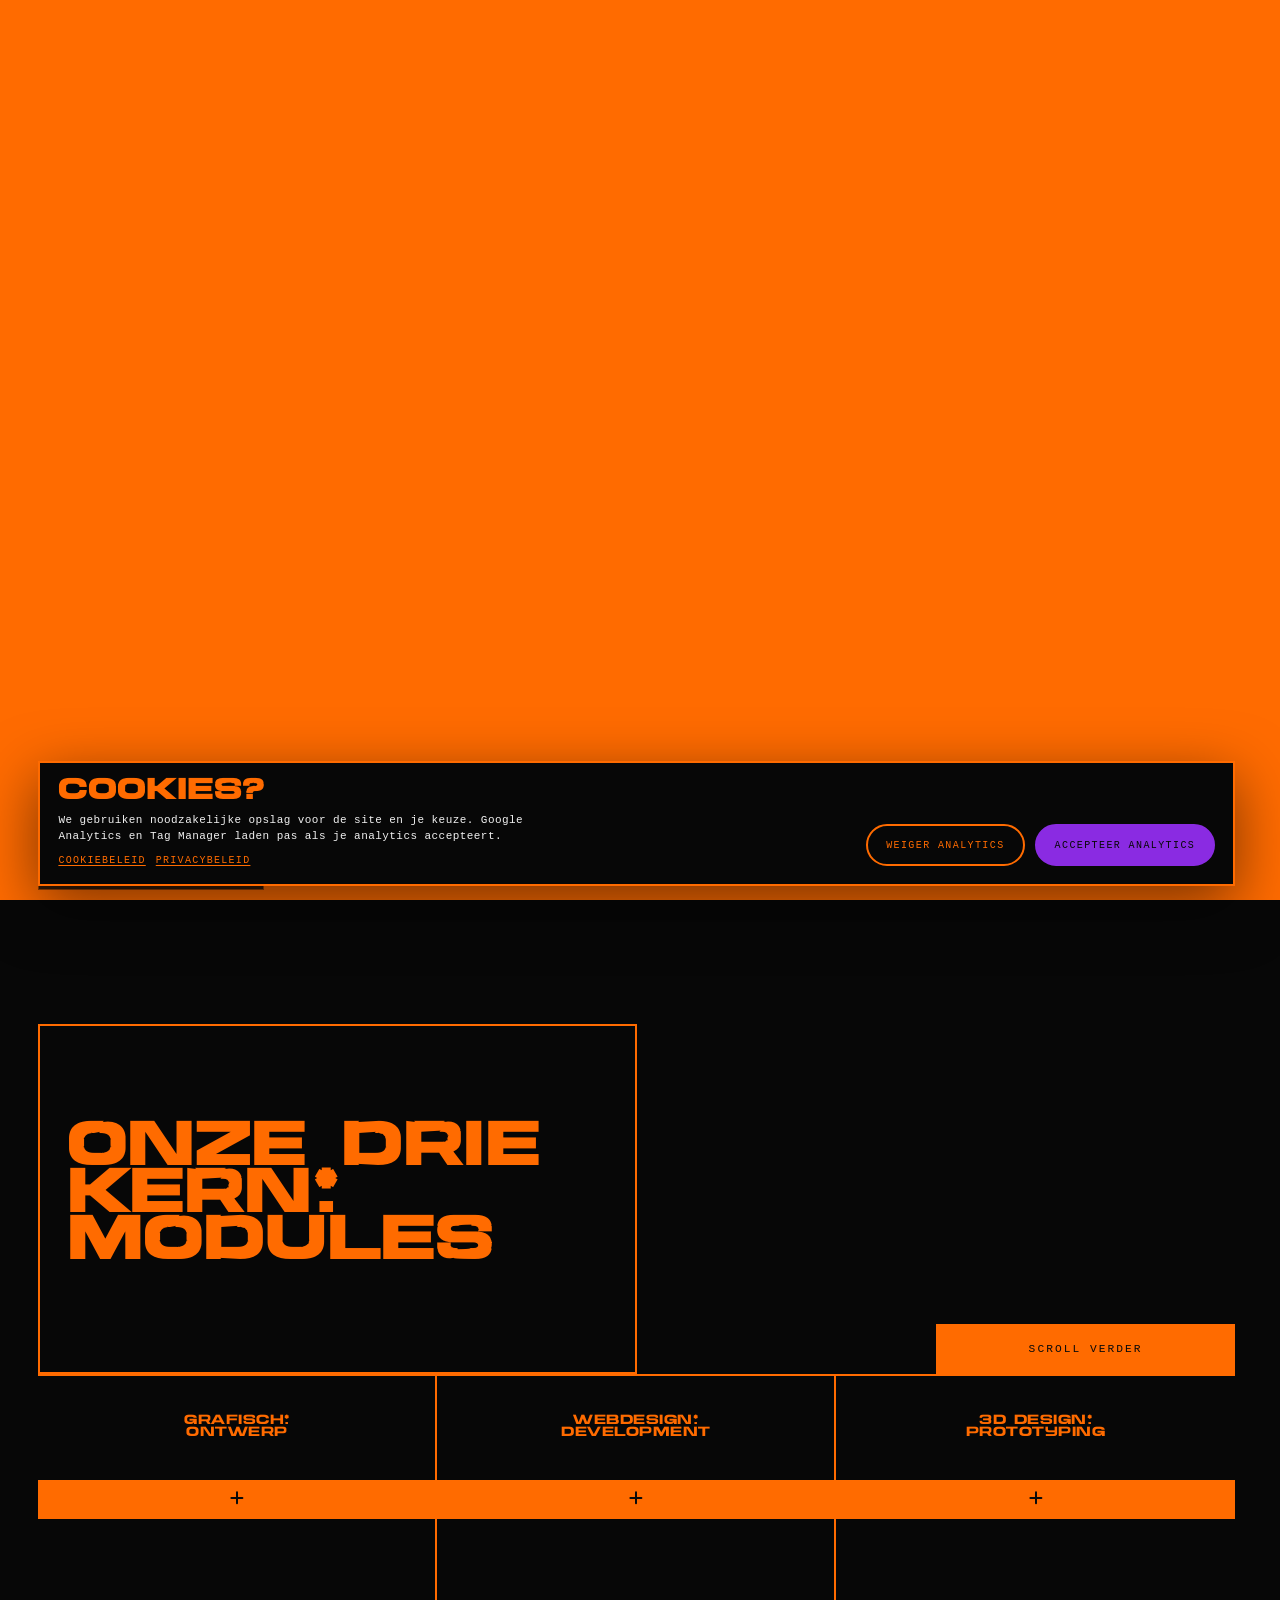
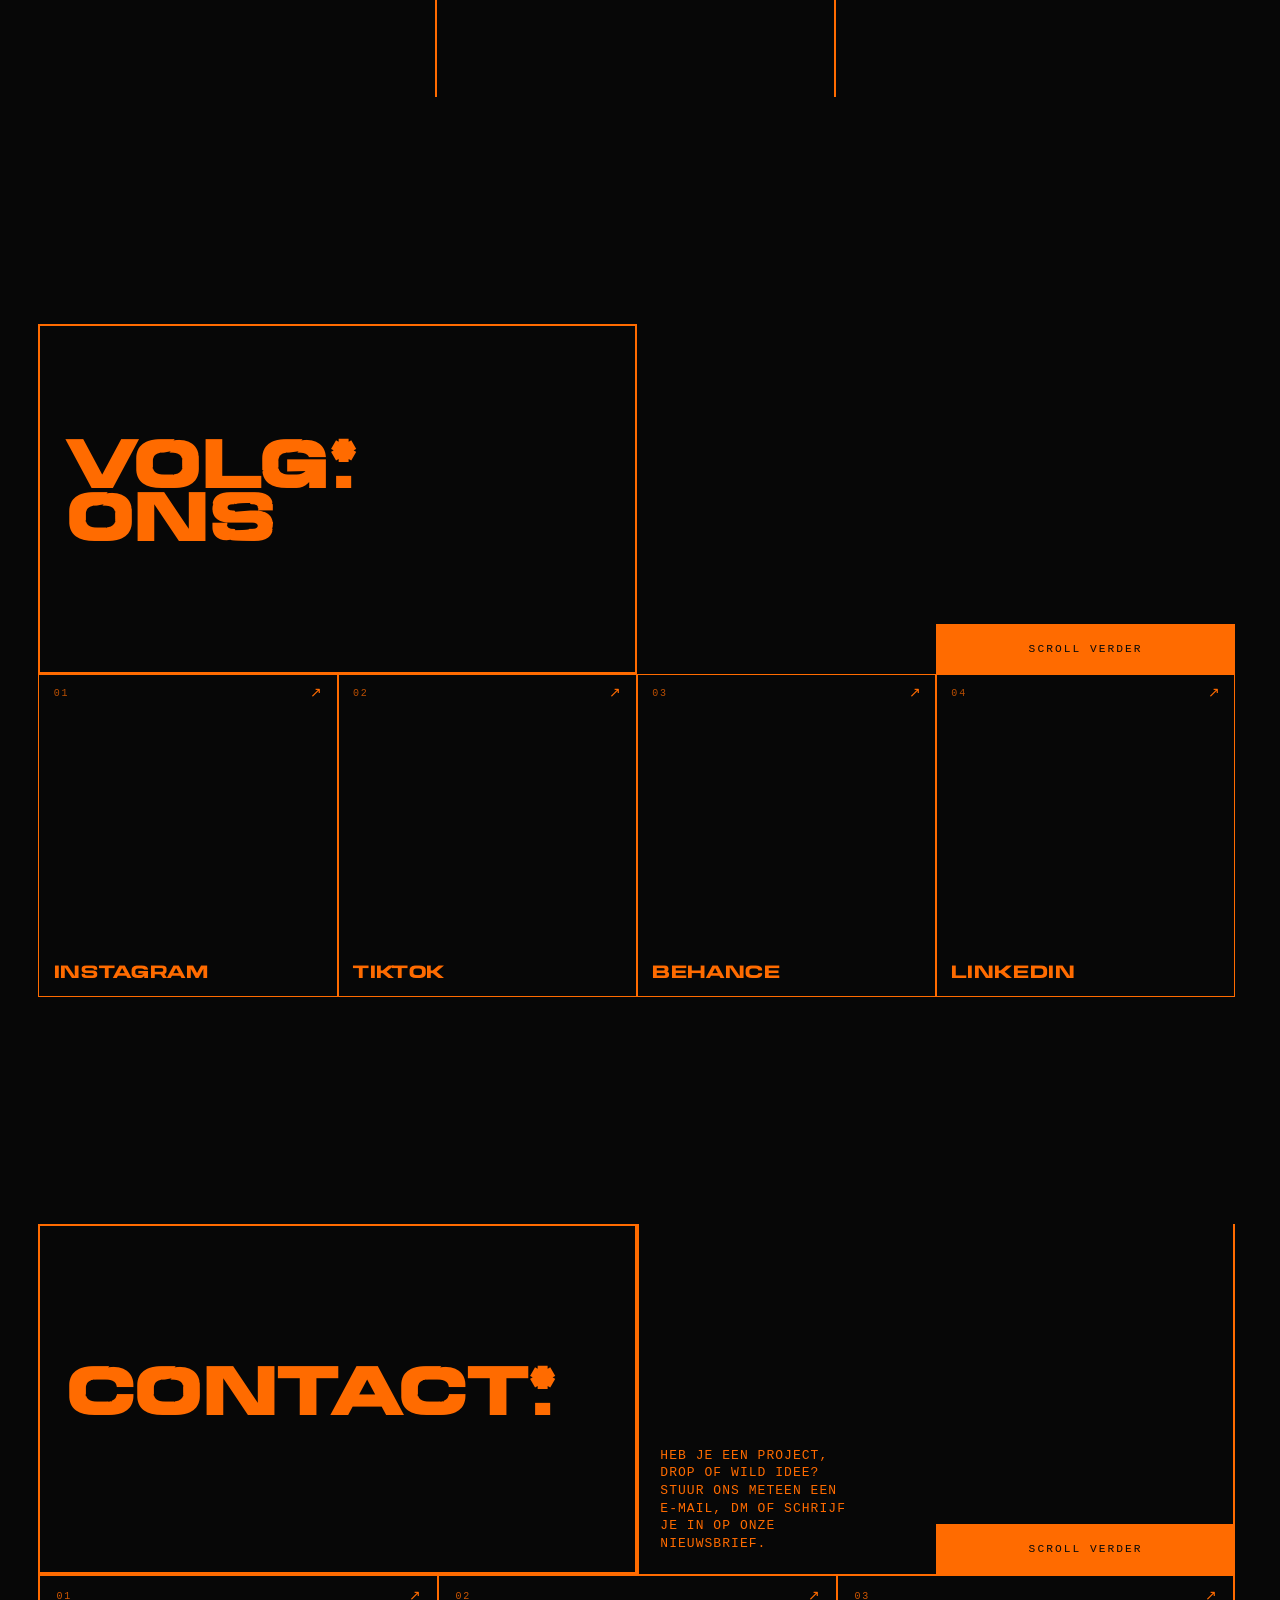
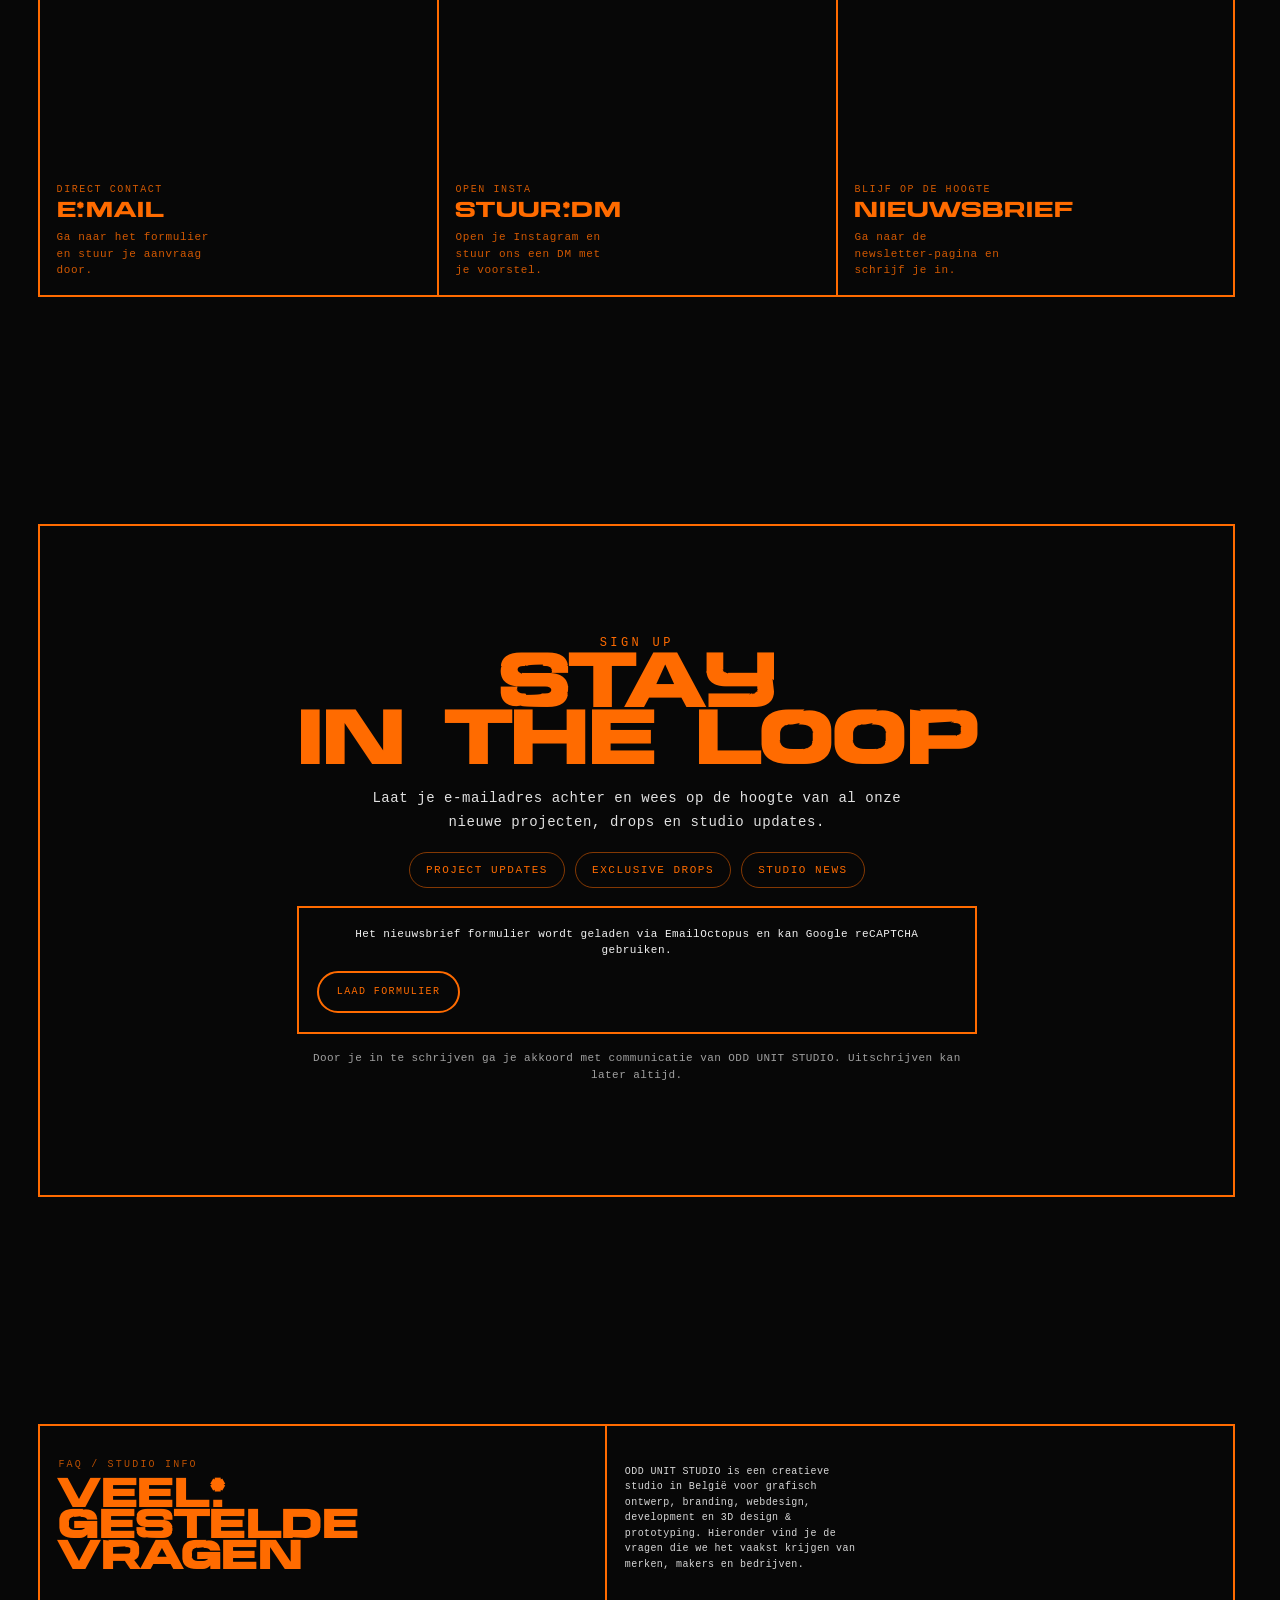
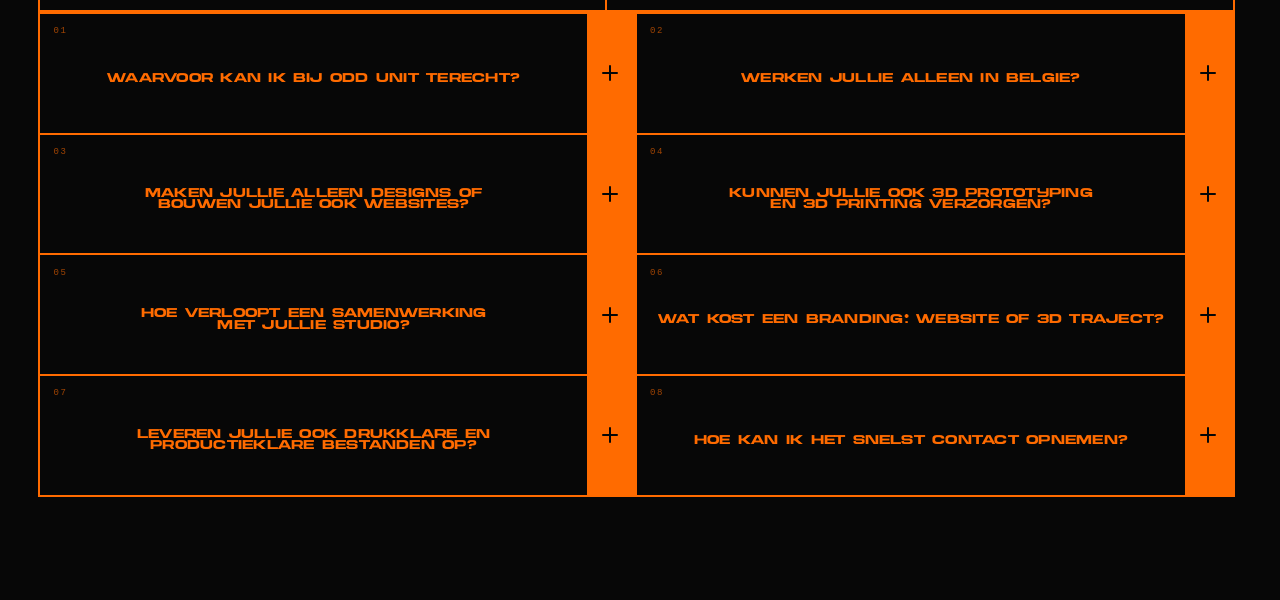
<file: index.html>
<!doctype html>
<html lang="nl-BE" data-theme="lab">
  <head>
    <meta charset="UTF-8" />
    <meta name="viewport" content="width=device-width, initial-scale=1.0" />
    <title>OddUnit Studio | Branding, Webdesign & 3D Design</title>
    <meta
      name="description"
      content="ODD UNIT Studio is een creatieve design studio voor branding, grafisch ontwerp, webdesign, development en 3D design &amp; prototyping voor klanten in België."
    />
    <link rel="canonical" href="https://oddunit.be/" />
    <link rel="icon" href="/favicon.ico" sizes="any" />
    <link
      rel="icon"
      type="image/png"
      sizes="512x512"
      href="/favicon-512x512.png"
    />
    <link rel="icon" type="image/png" sizes="32x32" href="/favicon-32x32.png" />
    <link rel="icon" type="image/png" sizes="16x16" href="/favicon-16x16.png" />
    <link rel="apple-touch-icon" sizes="180x180" href="/apple-touch-icon.png" />
    <meta
      property="og:title"
      content="OddUnit Studio | Branding, Webdesign & 3D Design"
    />
    <meta
      property="og:description"
      content="Creatieve studio voor branding, webdesign, development, packaging design, 3D design, 3D printing en prototyping in België."
    />
    <meta property="og:type" content="website" />
    <meta property="og:url" content="https://oddunit.be/" />
    <meta property="og:site_name" content="OddUnit Studio" />
    <meta property="og:image" content="https://oddunit.be/og-image.jpg" />
    <meta property="og:image:type" content="image/jpeg" />
    <meta property="og:image:width" content="1200" />
    <meta property="og:image:height" content="630" />
    <meta
      property="og:image:alt"
      content="ODD UNIT Studio logo op oranje achtergrond"
    />

    <meta name="twitter:card" content="summary_large_image" />
    <meta
      name="twitter:title"
      content="OddUnit Studio | Branding, Webdesign & 3D Design"
    />
    <meta
      name="twitter:description"
      content="Creatieve studio voor branding, webdesign, development, packaging design, 3D design, 3D printing en prototyping in België."
    />
    <meta name="twitter:image" content="https://oddunit.be/og-image.jpg" />
    <meta
      name="twitter:image:alt"
      content="ODD UNIT Studio logo op oranje achtergrond"
    />
    <script type="application/ld+json">
      {
        "@context": "https://schema.org",
        "@graph": [
          {
            "@type": "ProfessionalService",
            "@id": "https://oddunit.be/#studio",
            "name": "OddUnit Studio",
            "url": "https://oddunit.be/",
            "description": "Creatieve studio voor branding, webdesign, development, packaging design, 3D design, 3D printing en prototyping in België.",
            "areaServed": ["Aalst", "Oost-Vlaanderen", "België"],
            "serviceType": [
              "Branding",
              "Grafisch ontwerp",
              "Webdesign",
              "Website development",
              "Packaging design",
              "3D design",
              "3D printing",
              "Prototyping"
            ],
            "sameAs": [
              "https://www.instagram.com/oddunitstudio/",
              "https://www.tiktok.com/@oddunitstudio",
              "https://www.linkedin.com/company/odd-unit-studio/about/"
            ]
          },
          {
            "@type": "FAQPage",
            "@id": "https://oddunit.be/#faq",
            "mainEntity": [
              {
                "@type": "Question",
                "name": "Waarvoor kan ik bij OddUnit terecht?",
                "acceptedAnswer": {
                  "@type": "Answer",
                  "text": "Je kan bij OddUnit terecht voor grafisch ontwerp, branding, packaging design, visual assets, webdesign, development, 3D design, 3D printing en rapid prototyping."
                }
              },
              {
                "@type": "Question",
                "name": "Werken jullie alleen in België?",
                "acceptedAnswer": {
                  "@type": "Answer",
                  "text": "We werken voor klanten in heel België en kunnen trajecten ook volledig digitaal begeleiden. Daardoor blijft samenwerken flexibel, ook als een project niet op locatie hoeft te gebeuren."
                }
              },
              {
                "@type": "Question",
                "name": "Maken jullie alleen designs of bouwen jullie ook websites?",
                "acceptedAnswer": {
                  "@type": "Answer",
                  "text": "We ontwerpen niet alleen interfaces, maar bouwen ook maatwerk websites, landing pages en kleinere webmodules. Daarbij combineren we concept, visuele uitwerking en front-end development in één traject."
                }
              },
              {
                "@type": "Question",
                "name": "Kunnen jullie ook 3D prototyping en 3D printing verzorgen?",
                "acceptedAnswer": {
                  "@type": "Answer",
                  "text": "Ja. OddUnit werkt ook aan 3D modellering, high-detail 3D printing, prototyping, mallen en kleine productieruns voor objecten, onderdelen en creatieve experimenten."
                }
              },
              {
                "@type": "Question",
                "name": "Hoe verloopt een samenwerking met jullie studio?",
                "acceptedAnswer": {
                  "@type": "Answer",
                  "text": "Een samenwerking start meestal met een korte intake. Daarna vertalen we je vraag naar een concept, werken we design en/of prototype uit, verzamelen we feedback en finaliseren we de oplevering in het juiste formaat of medium."
                }
              },
              {
                "@type": "Question",
                "name": "Wat kost een branding, website of 3D traject?",
                "acceptedAnswer": {
                  "@type": "Answer",
                  "text": "De prijs hangt af van scope, timing, deliverables en complexiteit. Na een eerste briefing maken we een gerichte inschatting of offerte op maat voor branding, webdesign, development of 3D werk."
                }
              },
              {
                "@type": "Question",
                "name": "Leveren jullie ook drukklare en productieklare bestanden op?",
                "acceptedAnswer": {
                  "@type": "Answer",
                  "text": "Ja. We houden rekening met het eindgebruik en leveren bestanden op die geschikt zijn voor digitale toepassingen, drukwerk, productie of verdere technische verwerking."
                }
              },
              {
                "@type": "Question",
                "name": "Hoe kan ik het snelst contact opnemen?",
                "acceptedAnswer": {
                  "@type": "Answer",
                  "text": "De snelste manier is via e-mail of een DM via Instagram. Als je al weet wat je nodig hebt, stuur dan meteen je doel, timing en referenties mee zodat we gericht kunnen terugkoppelen."
                }
              }
            ]
          }
        ]
      }
    </script>
    <link rel="stylesheet" href="/style.css" />
    <script defer src="/cookie-consent.js"></script>
  </head>

  <body>
    <header class="topbar" aria-hidden="false">
      <a
        class="logo-mount"
        id="logoMount"
        href="/"
        aria-label="Ga naar home"
      ></a>
      <div class="nav-rail">
        <nav class="nav-links" aria-label="Primary">
          <a href="/services/branding-aalst/">BRANDING</a>
          <a href="/services/webdesign-aalst/">WEBDESIGN</a>
          <a href="/services/3d-printen-aalst/">3D PRINT</a>
          <a href="/cases/">PROJECTEN</a>
        </nav>
      </div>

      <a class="contact-pill" href="/#contact">
        <span class="contact-pill__label">CONTACT</span>
      </a>

      <button
        class="menu-toggle"
        id="menuToggle"
        type="button"
        aria-label="Open menu"
        aria-controls="mobileMenu"
        aria-expanded="false"
      >
        <span></span>
        <span></span>
        <span></span>
      </button>

      <div
        class="mobile-menu-backdrop"
        id="mobileMenuBackdrop"
        aria-hidden="true"
      ></div>

      <nav
        class="mobile-menu"
        id="mobileMenu"
        aria-label="Mobile navigation"
        aria-hidden="true"
      >
        <a href="/services/branding-aalst/">BRANDING</a>
        <a href="/services/webdesign-aalst/">WEBDESIGN</a>
        <a href="/services/3d-printen-aalst/">3D PRINT</a>
        <a href="/cases/">PROJECTEN</a>
        <a href="/#contact">CONTACT</a>
      </nav>
    </header>

    <!-- INTRO overlay -->
    <div class="landing" id="landing" aria-hidden="false">
      <div class="landing-hold">
        <div class="landing-mark" id="landingMark">
          <span class="plus landing-plus" data-corner="tl"></span>
          <span class="plus landing-plus" data-corner="tr"></span>
          <span class="plus landing-plus" data-corner="bl"></span>
          <span class="plus landing-plus" data-corner="br"></span>
        </div>

        <!-- <p class="landing-comingsoon" id="landingComingSoon">COMING SOON...</p> -->
      </div>
    </div>

    <!-- logo sources used by intro and fixed header mark -->
    <img
      class="logo logo-float"
      id="brandLogo"
      src="/assets/images/logos/logo-black.svg"
      alt="ODD UNIT"
      decoding="async"
      fetchpriority="high"
      style="opacity: 0"
    />
    <img
      class="logo logo-float"
      id="introLogo"
      src="/assets/images/logos/logo-black-studio.svg"
      alt="ODD UNIT Studio logo"
      aria-hidden="true"
      decoding="async"
      fetchpriority="high"
      style="opacity: 0"
    />

    <div id="logoPrintFx" class="logo-printfx logo-float" aria-hidden="true">
      <div class="logo-printfx__printed" aria-hidden="true"></div>
      <div class="logo-printfx__layer" aria-hidden="true"></div>
    </div>
    <!-- HERO -->
    <main class="hero" id="hero">
      <div class="hero-frame" aria-hidden="true">
        <span class="frame-plus fp-tl" aria-hidden="true">+</span>
        <span class="frame-plus fp-tr" aria-hidden="true">+</span>
        <span class="frame-plus fp-bl" aria-hidden="true">+</span>
        <span class="frame-plus fp-br" aria-hidden="true">+</span>
      </div>

      <section class="hero-stage" aria-label="Hero">
        <h1
          class="hero-heading"
          aria-label="OddUnit Studio: Branding, Webdesign, development en 3D Design"
        >
          <span class="hero-topline">
            <span class="hero-word word-odd">ODD</span>
            <span class="hero-word word-unit">UNIT+</span>
          </span>

          <span class="hero-dark" aria-hidden="true">
            <span class="hero-dark__de">DE</span>
            <span class="hero-dark__creatieve">CREATIEVE</span>
          </span>

          <span class="hero-designline">
            <span class="hero-dark__design">DESIGN</span>
            <span class="hero-word word-stu">STU+</span>
          </span>

          <span class="hero-bottomline">
            <span class="hero-word word-dio">DIO</span>
          </span>
        </h1>
        <div class="hero-cta">
          <p class="hero-copy">
            VAN DIGITAAL<br />
            TOT TASTBAAR<br />
            MATERIAAL.
          </p>

          <a class="hero-pill" href="/cases/">PROJECTEN</a>
        </div>

        <a class="hero-scroll" href="#about">SCROLL VERDER</a>
      </section>
    </main>

    <section id="about" class="about">
      <div class="about-frame">
        <!-- TOP: left title block + right empty block (NO split line inside right half) -->
        <div class="about-top">
          <div class="about-title">
            <h2 class="about-heading">
              ONZE DRIE
              <br />
              KERN+<br />
              MODULES
            </h2>
          </div>
          <!-- 
          <div class="about-empty" aria-hidden="true"></div> -->
        </div>
        <!-- BOTTOM: 3 modules -->
        <div class="about-modules">
          <div class="module">
            <div class="module-head">Grafisch+<br />ontwerp</div>
            <div class="module-strip">
              <a class="module-strip__link" href="/services/branding-aalst/">
                Meer Info
              </a>
              <span class="module-icon" aria-hidden="true"></span>
            </div>

            <div class="module-body">
              <ul>
                <li>
                  <b>Branding;</b> <br />huisstijl en identiteitsvorming, logo
                  design ...
                </li>
                <li><b>Packaging Design;</b> ontwerpen van verpakkingen</li>
                <li>
                  <b>Visual assets;</b> iconen, labels, utilitaire graphics.
                </li>
                <!-- <li>
                  <b>Prints;</b> posters, drukwerk, fysieke communicatiedragers.
                </li> -->
                <li>
                  <b>Drukwerk & layouts;</b><br />
                  posters, labels en visuele communicatiedragers.
                </li>
              </ul>
            </div>
          </div>

          <div class="module">
            <div class="module-head">Webdesign&<br />development</div>
            <div class="module-strip">
              <a class="module-strip__link" href="/services/webdesign-aalst/">
                Meer Info
              </a>
              <span class="module-icon" aria-hidden="true"></span>
            </div>
            <div class="module-body">
              <ul>
                <li>
                  <b>Website development;</b><br />
                  Van statische landingspagina's tot interactieve websites en
                  webshops.
                </li>
                <li>
                  <b>Front-end engineering;</b><br />
                  Strakke, responsive interfaces met focus op performance,
                  animatie en gebruikservaring.
                </li>
                <li>
                  <b>Web-modules;</b><br />Custom tools, dashboards en andere
                  uitbreidingen.
                </li>
              </ul>
            </div>
          </div>

          <div class="module">
            <div class="module-head">3D Design&<br />prototyping</div>
            <div class="module-strip">
              <a class="module-strip__link" href="/services/3d-printen-aalst/">
                Meer Info
              </a>
              <span class="module-icon" aria-hidden="true"></span>
            </div>
            <div class="module-body">
              <ul>
                <li>
                  <b>3D-modellering;</b>
                </li>
                <li>
                  <b>3D printing;</b> <br />High-detail prints, gemaakt uit
                  resin of filament.
                </li>
                <li>
                  <b>Mallen & casting;</b> Kleine batchproductie van art toys en
                  onderdelen
                </li>
                <li>
                  <b>Rapid prototyping;</b> Snelle iteraties voor tests en
                  experimenten
                </li>
              </ul>
            </div>
          </div>
        </div>
      </div>
      <a class="about-scroll" href="#socials">SCROLL VERDER</a>
    </section>
    <section id="socials" class="socials">
      <div class="socials-frame">
        <div class="socials-top">
          <div class="socials-titlebox">
            <h2 class="socials-heading">
              VOLG+<br />
              ONS
            </h2>
          </div>
        </div>

        <div class="socials-grid">
          <a
            class="social-card social-card--instagram"
            href="https://www.instagram.com/oddunitstudio/"
            target="_blank"
            rel="noreferrer"
            aria-label="Instagram"
          >
            <span class="social-card__meta">01</span>
            <span class="social-card__icon" aria-hidden="true">
              <img src="/socials/instagram-svgrepo-com.png" alt="Instagram icoon" />
            </span>
            <div class="social-card__content">
              <span class="social-card__name">INSTAGRAM</span>
            </div>
          </a>

          <a
            class="social-card social-card--tiktok"
            href="https://www.tiktok.com/@oddunitstudio"
            target="_blank"
            rel="noreferrer"
            aria-label="TikTok"
          >
            <span class="social-card__meta">02</span>
            <span class="social-card__icon" aria-hidden="true">
              <img src="/socials/tiktok-svgrepo-com.png" alt="TikTok icoon" />
            </span>
            <div class="social-card__content">
              <span class="social-card__name">TIKTOK</span>
            </div>
          </a>

          <a
            class="social-card social-card--behance"
            href="https://www.behance.net/OddUnitStudio"
            target="_blank"
            rel="noreferrer"
            aria-label="Behance"
          >
            <span class="social-card__meta">03</span>
            <span class="social-card__icon" aria-hidden="true">
              <img src="/socials/behance-163-svgrepo-com.png" alt="Behance icoon" />
            </span>
            <div class="social-card__content">
              <span class="social-card__name">BEHANCE</span>
            </div>
          </a>

          <a
            class="social-card social-card--linkedin"
            href="https://www.linkedin.com/company/odd-unit-studio/about/"
            target="_blank"
            rel="noreferrer"
            aria-label="LinkedIn"
          >
            <span class="social-card__meta">04</span>
            <span class="social-card__icon" aria-hidden="true">
              <img src="/socials/linkedin-161-svgrepo-com.png" alt="LinkedIn icoon" />
            </span>
            <div class="social-card__content">
              <span class="social-card__name">LINKEDIN</span>
            </div>
          </a>
        </div>
      </div>
      <a class="socials-scroll" href="#contact">SCROLL VERDER</a>
    </section>
    <section id="contact" class="contact">
      <div class="contact-frame">
        <div class="contact-top">
          <div class="contact-titlebox">
            <h2 class="contact-heading">CONTACT+<br /></h2>
          </div>

          <div class="contact-intro">
            <p class="contact-copy">
              Heb je een project, drop of wild idee? Stuur ons meteen een
              e-mail, DM of schrijf je in op onze nieuwsbrief.
            </p>
          </div>
        </div>

        <div class="contact-actions">
          <a
            class="contact-card"
            href="/services/webdesign-aalst/#contact"
            aria-label="Ga naar het aanvraagformulier"
          >
            <span class="contact-card__meta">01</span>
            <div class="contact-card__content">
              <span class="contact-card__kicker">Direct contact</span>
              <span class="contact-card__name">E-MAIL</span>
              <span class="contact-card__desc">
                Ga naar het formulier en stuur je aanvraag door.
              </span>
            </div>
          </a>

          <a
            class="contact-card"
            href="https://www.instagram.com/oddunitstudio/"
            target="_blank"
            rel="noreferrer"
            aria-label="Open Instagram and send Odd Unit a DM"
          >
            <span class="contact-card__meta">02</span>
            <div class="contact-card__content">
              <span class="contact-card__kicker">OPEN INSTA</span>
              <span class="contact-card__name">STUUR+DM</span>
              <span class="contact-card__desc">
                Open je Instagram en stuur ons een DM met je voorstel.
              </span>
            </div>
          </a>

          <a
            class="contact-card"
            href="#newsletter"
            aria-label="Go to the newsletter page"
          >
            <span class="contact-card__meta">03</span>
            <div class="contact-card__content">
              <span class="contact-card__kicker">Blijf op de hoogte</span>
              <span class="contact-card__name">NIEUWSBRIEF</span>
              <span class="contact-card__desc">
                Ga naar de newsletter-pagina en schrijf je in.
              </span>
            </div>
          </a>
        </div>
      </div>
      <a class="contact-scroll" href="#newsletter">SCROLL VERDER</a>
    </section>
    <section id="newsletter" class="newsletter-section">
      <div class="newsletter-frame">
        <div class="newsletter-card">
          <div class="newsletter-top">
            <p class="newsletter-kicker">Sign up</p>

            <h2 class="newsletter-title">
              STAY<br />
              IN THE LOOP
            </h2>

            <p class="newsletter-copy">
              Laat je e-mailadres achter en wees op de hoogte van al onze nieuwe
              projecten, drops en studio updates.
            </p>
          </div>

          <div class="newsletter-benefits" aria-hidden="true">
            <span class="newsletter-benefit">Project updates</span>
            <span class="newsletter-benefit">Exclusive drops</span>
            <span class="newsletter-benefit">Studio news</span>
          </div>

          <div class="newsletter-embed-shell">
            <div
              class="newsletter-form-wrapper"
              id="newsletterFormWrapper"
              data-eo-form="a5a3e4e4-2949-11f1-8c74-3dee128eaf66"
            ></div>

            <p class="newsletter-embed-note">
              Door je in te schrijven ga je akkoord met communicatie van ODD
              UNIT STUDIO. Uitschrijven kan later altijd.
            </p>
          </div>
        </div>
      </div>
    </section>
    <section id="faq" class="faq" aria-labelledby="faqHeading">
      <div class="faq-frame">
        <div class="faq-top">
          <div class="faq-titlebox">
            <p class="faq-kicker">FAQ / STUDIO INFO</p>
            <h2 class="faq-heading" id="faqHeading">
              <span>VEEL+</span>
              <span>GESTELDE</span>
              <span>VRAGEN</span>
            </h2>
          </div>

          <div class="faq-intro">
            <p class="faq-copy">
              ODD UNIT STUDIO is een creatieve studio in België voor grafisch
              ontwerp, branding, webdesign, development en 3D design &amp;
              prototyping. Hieronder vind je de vragen die we het vaakst krijgen
              van merken, makers en bedrijven.
            </p>
          </div>
        </div>

        <div class="faq-list" aria-label="Veelgestelde vragen">
          <div class="faq-column">
            <article class="faq-item" data-faq="01">
              <button class="faq-question" type="button" aria-expanded="false">
                <span class="faq-question__text">
                  Waarvoor kan ik bij ODD UNIT terecht?
                </span>
                <span class="faq-question__strip" aria-hidden="true">
                  <span class="module-icon faq-icon"></span>
                </span>
              </button>
              <div class="faq-answer">
                Je kan bij ODD UNIT terecht voor grafisch ontwerp, branding,
                packaging design, visual assets, webdesign, development, 3D
                design, 3D printing en rapid prototyping.
              </div>
            </article>

            <article class="faq-item" data-faq="03">
              <button class="faq-question" type="button" aria-expanded="false">
                <span class="faq-question__text">
                  Maken jullie alleen designs of bouwen jullie ook websites?
                </span>
                <span class="faq-question__strip" aria-hidden="true">
                  <span class="module-icon faq-icon"></span>
                </span>
              </button>
              <div class="faq-answer">
                We ontwerpen niet alleen interfaces, maar bouwen ook maatwerk
                websites, landing pages en kleinere webmodules. Daarbij
                combineren we concept, visuele uitwerking en front-end
                development in een traject.
              </div>
            </article>

            <article class="faq-item" data-faq="05">
              <button class="faq-question" type="button" aria-expanded="false">
                <span class="faq-question__text">
                  Hoe verloopt een samenwerking met jullie studio?
                </span>
                <span class="faq-question__strip" aria-hidden="true">
                  <span class="module-icon faq-icon"></span>
                </span>
              </button>
              <div class="faq-answer">
                Een samenwerking start meestal met een korte intake. Daarna
                vertalen we je vraag naar een concept, werken we design en/of
                prototype uit, verzamelen we feedback en finaliseren we de
                oplevering in het juiste formaat of medium.
              </div>
            </article>

            <article class="faq-item" data-faq="07">
              <button class="faq-question" type="button" aria-expanded="false">
                <span class="faq-question__text">
                  Leveren jullie ook drukklare en productieklare bestanden op?
                </span>
                <span class="faq-question__strip" aria-hidden="true">
                  <span class="module-icon faq-icon"></span>
                </span>
              </button>
              <div class="faq-answer">
                Ja. We houden rekening met het eindgebruik en leveren bestanden
                op die geschikt zijn voor digitale toepassingen, drukwerk,
                productie of verdere technische verwerking.
              </div>
            </article>
          </div>

          <div class="faq-column">
            <article class="faq-item" data-faq="02">
              <button class="faq-question" type="button" aria-expanded="false">
                <span class="faq-question__text">
                  Werken jullie alleen in België?
                </span>
                <span class="faq-question__strip" aria-hidden="true">
                  <span class="module-icon faq-icon"></span>
                </span>
              </button>
              <div class="faq-answer">
                We werken voor klanten in heel België en kunnen trajecten ook
                volledig digitaal begeleiden. Daardoor blijft samenwerken
                flexibel, ook als een project niet op locatie hoeft te gebeuren.
              </div>
            </article>

            <article class="faq-item" data-faq="04">
              <button class="faq-question" type="button" aria-expanded="false">
                <span class="faq-question__text">
                  Kunnen jullie ook 3D prototyping en 3D printing verzorgen?
                </span>
                <span class="faq-question__strip" aria-hidden="true">
                  <span class="module-icon faq-icon"></span>
                </span>
              </button>
              <div class="faq-answer">
                Ja. ODD UNIT werkt ook aan 3D modellering, high-detail 3D
                printing, prototyping, mallen en kleine productieruns voor
                objecten, onderdelen en creatieve experimenten.
              </div>
            </article>

            <article class="faq-item" data-faq="06">
              <button class="faq-question" type="button" aria-expanded="false">
                <span class="faq-question__text">
                  Wat kost een branding, website of 3D traject?
                </span>
                <span class="faq-question__strip" aria-hidden="true">
                  <span class="module-icon faq-icon"></span>
                </span>
              </button>
              <div class="faq-answer">
                De prijs hangt af van scope, timing, deliverables en
                complexiteit. Na een eerste briefing kunnen we een gerichte
                inschatting of offerte op maat maken voor branding, webdesign,
                development of 3D werk.
              </div>
            </article>

            <article class="faq-item" data-faq="08">
              <button class="faq-question" type="button" aria-expanded="false">
                <span class="faq-question__text">
                  Hoe kan ik het snelst contact opnemen?
                </span>
                <span class="faq-question__strip" aria-hidden="true">
                  <span class="module-icon faq-icon"></span>
                </span>
              </button>
              <div class="faq-answer">
                De snelste manier is via e-mail of een DM via Instagram. Als je
                al weet wat je nodig hebt, stuur dan meteen je doel, timing en
                referenties mee zodat we gericht kunnen terugkoppelen.
              </div>
            </article>
          </div>
        </div>
      </div>
    </section>

    <div class="mobile-swipe-hint" id="mobileSwipeHint" aria-hidden="true">
      <span class="mobile-swipe-hint__icon" aria-hidden="true">
        <svg viewBox="0 0 64 84" focusable="false">
          <path
            class="mobile-swipe-hint__svg-arrow"
            d="M32 8v24M22 18 32 8l10 10"
          />
          <g class="mobile-swipe-hint__svg-hand">
            <path
              d="M30 76c-10 0-17-7-17-17V45c0-3 2-5 5-5 2 0 4 1 5 3V25c0-3 2-6 5-6s5 3 5 6v18-16c0-3 2-5 5-5s5 2 5 5v17-10c0-3 2-5 5-5s5 2 5 5v25c0 10-7 17-17 17h-6Z"
            />
            <path d="M24 52 13 43c-2-2-2-5 0-7 2-1 5-1 7 1l10 8" />
            <path
              class="mobile-swipe-hint__svg-line"
              d="M29 29v25M39 31v24M49 39v16"
            />
          </g>
        </svg>
      </span>
      <span class="mobile-swipe-hint__text">
        <span>Swipe</span>
        <span>omhoog</span>
      </span>
    </div>

    <script defer src="/newsletter-embed.js"></script>
    <script type="module" src="/main.js"></script>
  </body>
</html>
</file>
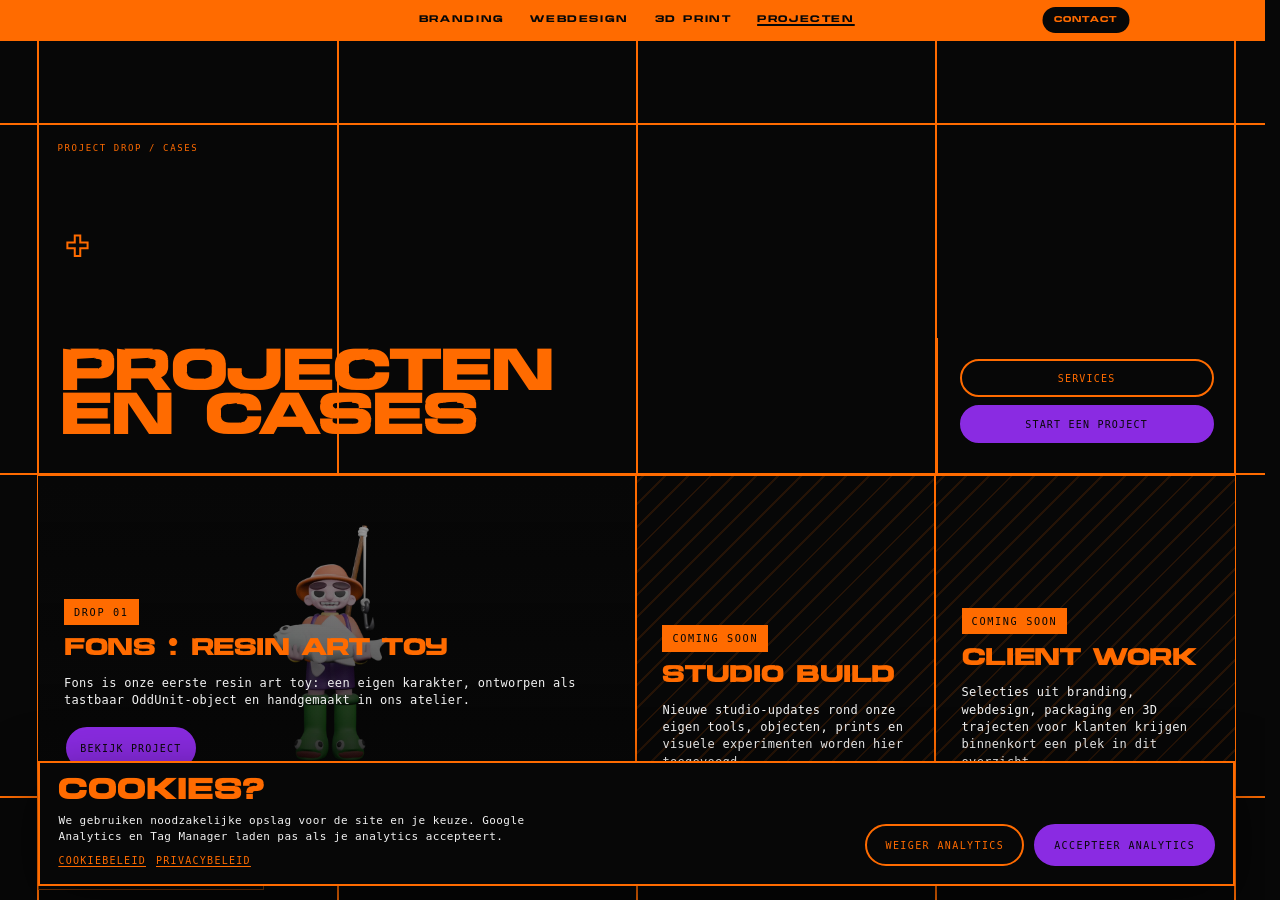
<file: cases/index.html>
<!doctype html>
<html lang="nl-BE" data-theme="lab">
  <head>
    <meta charset="UTF-8" />
    <meta name="viewport" content="width=device-width, initial-scale=1.0" />
    <title>Projecten en cases | OddUnit Studio</title>
    <meta
      name="description"
      content="Bekijk projecten van OddUnit Studio rond branding, webdesign, 3D design, 3D printing, packaging en creatieve concepten."
    />
    <link rel="canonical" href="https://oddunit.be/cases/" />
    <link rel="icon" href="/favicon.ico" sizes="any" />
    <link
      rel="icon"
      type="image/png"
      sizes="512x512"
      href="/favicon-512x512.png"
    />
    <link rel="icon" type="image/png" sizes="32x32" href="/favicon-32x32.png" />
    <link rel="icon" type="image/png" sizes="16x16" href="/favicon-16x16.png" />
    <link rel="apple-touch-icon" sizes="180x180" href="/apple-touch-icon.png" />
    <meta property="og:title" content="Projecten en cases | OddUnit Studio" />
    <meta
      property="og:description"
      content="Branding, webdesign, 3D design, 3D printing, packaging en creatieve concepten door OddUnit Studio."
    />
    <meta property="og:type" content="website" />
    <meta property="og:url" content="https://oddunit.be/cases/" />
    <meta property="og:site_name" content="OddUnit Studio" />
    <meta property="og:image" content="https://oddunit.be/og-image.jpg" />
    <meta property="og:image:type" content="image/jpeg" />
    <meta property="og:image:width" content="1200" />
    <meta property="og:image:height" content="630" />
    <meta
      property="og:image:alt"
      content="ODD UNIT Studio logo op oranje achtergrond"
    />
    <meta name="twitter:card" content="summary_large_image" />
    <meta name="twitter:title" content="Projecten en cases | OddUnit Studio" />
    <meta
      name="twitter:description"
      content="Branding, webdesign, 3D design, 3D printing, packaging en creatieve concepten door OddUnit Studio."
    />
    <meta name="twitter:image" content="https://oddunit.be/og-image.jpg" />
    <meta
      name="twitter:image:alt"
      content="ODD UNIT Studio logo op oranje achtergrond"
    />
    <script type="application/ld+json">
      {
        "@context": "https://schema.org",
        "@type": "CollectionPage",
        "@id": "https://oddunit.be/cases/#cases",
        "name": "Projecten en cases",
        "url": "https://oddunit.be/cases/",
        "description": "Een selectie van projecten van OddUnit Studio rond branding, webdesign, 3D design, 3D printing, packaging en creatieve concepten.",
        "isPartOf": {
          "@type": "WebSite",
          "name": "OddUnit Studio",
          "url": "https://oddunit.be/"
        }
      }
    </script>
    <link rel="stylesheet" href="/style.css" />
    <link
      rel="stylesheet"
      href="/services/service-pages.css"
    />
    <script defer src="/cookie-consent.js"></script>
  </head>

  <body class="service-page cases-page">
    <header class="topbar" aria-hidden="false">
      <a class="logo-mount" id="logoMount" href="/" aria-label="Ga naar home"></a>
      <div class="nav-rail">
        <nav class="nav-links" aria-label="Primary">
          <a href="/services/branding-aalst/">BRANDING</a>
          <a href="/services/webdesign-aalst/">WEBDESIGN</a>
          <a href="/services/3d-printen-aalst/">3D PRINT</a>
          <a href="/cases/" aria-current="page">PROJECTEN</a>
        </nav>
      </div>

      <a class="contact-pill" href="/#contact">
        <span class="contact-pill__label">CONTACT</span>
      </a>

      <button
        class="menu-toggle"
        id="menuToggle"
        type="button"
        aria-label="Open menu"
        aria-controls="mobileMenu"
        aria-expanded="false"
      >
        <span></span>
        <span></span>
        <span></span>
      </button>

      <div
        class="mobile-menu-backdrop"
        id="mobileMenuBackdrop"
        aria-hidden="true"
      ></div>

      <nav
        class="mobile-menu"
        id="mobileMenu"
        aria-label="Mobile navigation"
        aria-hidden="true"
      >
        <a href="/services/branding-aalst/">BRANDING</a>
        <a href="/services/webdesign-aalst/">WEBDESIGN</a>
        <a href="/services/3d-printen-aalst/">3D PRINT</a>
        <a href="/cases/" aria-current="page">PROJECTEN</a>
        <a href="/#contact">CONTACT</a>
      </nav>
    </header>

    <img
      class="logo logo-float"
      id="brandLogo"
      src="/assets/images/logos/logo-black.svg"
      alt="ODD UNIT"
      decoding="async"
      fetchpriority="high"
      style="opacity: 0"
    />

    <main class="service-main">
      <section class="service-hero service-hero--cases">
        <div class="service-frame">
          <span class="service-plus service-plus--tl" aria-hidden="true">+</span>
          <span class="service-plus service-plus--tr" aria-hidden="true">+</span>
          <span class="service-plus service-plus--bl" aria-hidden="true">+</span>
          <span class="service-plus service-plus--br" aria-hidden="true">+</span>
          <p class="service-kicker">PROJECT DROP / CASES</p>
          <h1>Projecten en cases</h1>
          <div class="service-hero__copy">
            <div class="service-actions">
              <a
                class="service-link service-link--outline"
                href="/services/webdesign-aalst/"
                >SERVICES</a
              >
              <a class="service-link service-link--primary" href="/#contact"
                >START EEN PROJECT</a
              >
            </div>
          </div>
          <div class="case-rail" aria-label="Projecten">
            <div class="case-grid case-grid--inline">
              <article class="case-card case-card--featured">
                <span class="case-card__label">DROP 01</span>
                <h2>Fons - resin art toy</h2>
                <p>
                  Fons is onze eerste resin art toy: een eigen karakter, ontworpen
                  als tastbaar OddUnit-object en handgemaakt in ons atelier.
                </p>
                <a class="case-card__link" href="/cases/fons/">BEKIJK PROJECT</a>
              </article>

              <article class="case-card case-card--soon">
                <span class="case-card__label">COMING SOON</span>
                <h2>Studio build</h2>
                <p>
                  Nieuwe studio-updates rond onze eigen tools, objecten, prints en
                  visuele experimenten worden hier toegevoegd.
                </p>
              </article>

              <article class="case-card case-card--soon">
                <span class="case-card__label">COMING SOON</span>
                <h2>Client work</h2>
                <p>
                  Selecties uit branding, webdesign, packaging en 3D trajecten
                  voor klanten krijgen binnenkort een plek in dit overzicht.
                </p>
              </article>
            </div>
            <button
              class="case-rail__arrow"
              type="button"
              aria-label="Volgende case"
            >
              <span aria-hidden="true">&rarr;</span>
            </button>
          </div>
        </div>
      </section>
    </main>

    <script type="module" src="/main.js"></script>
  </body>
</html>
</file>
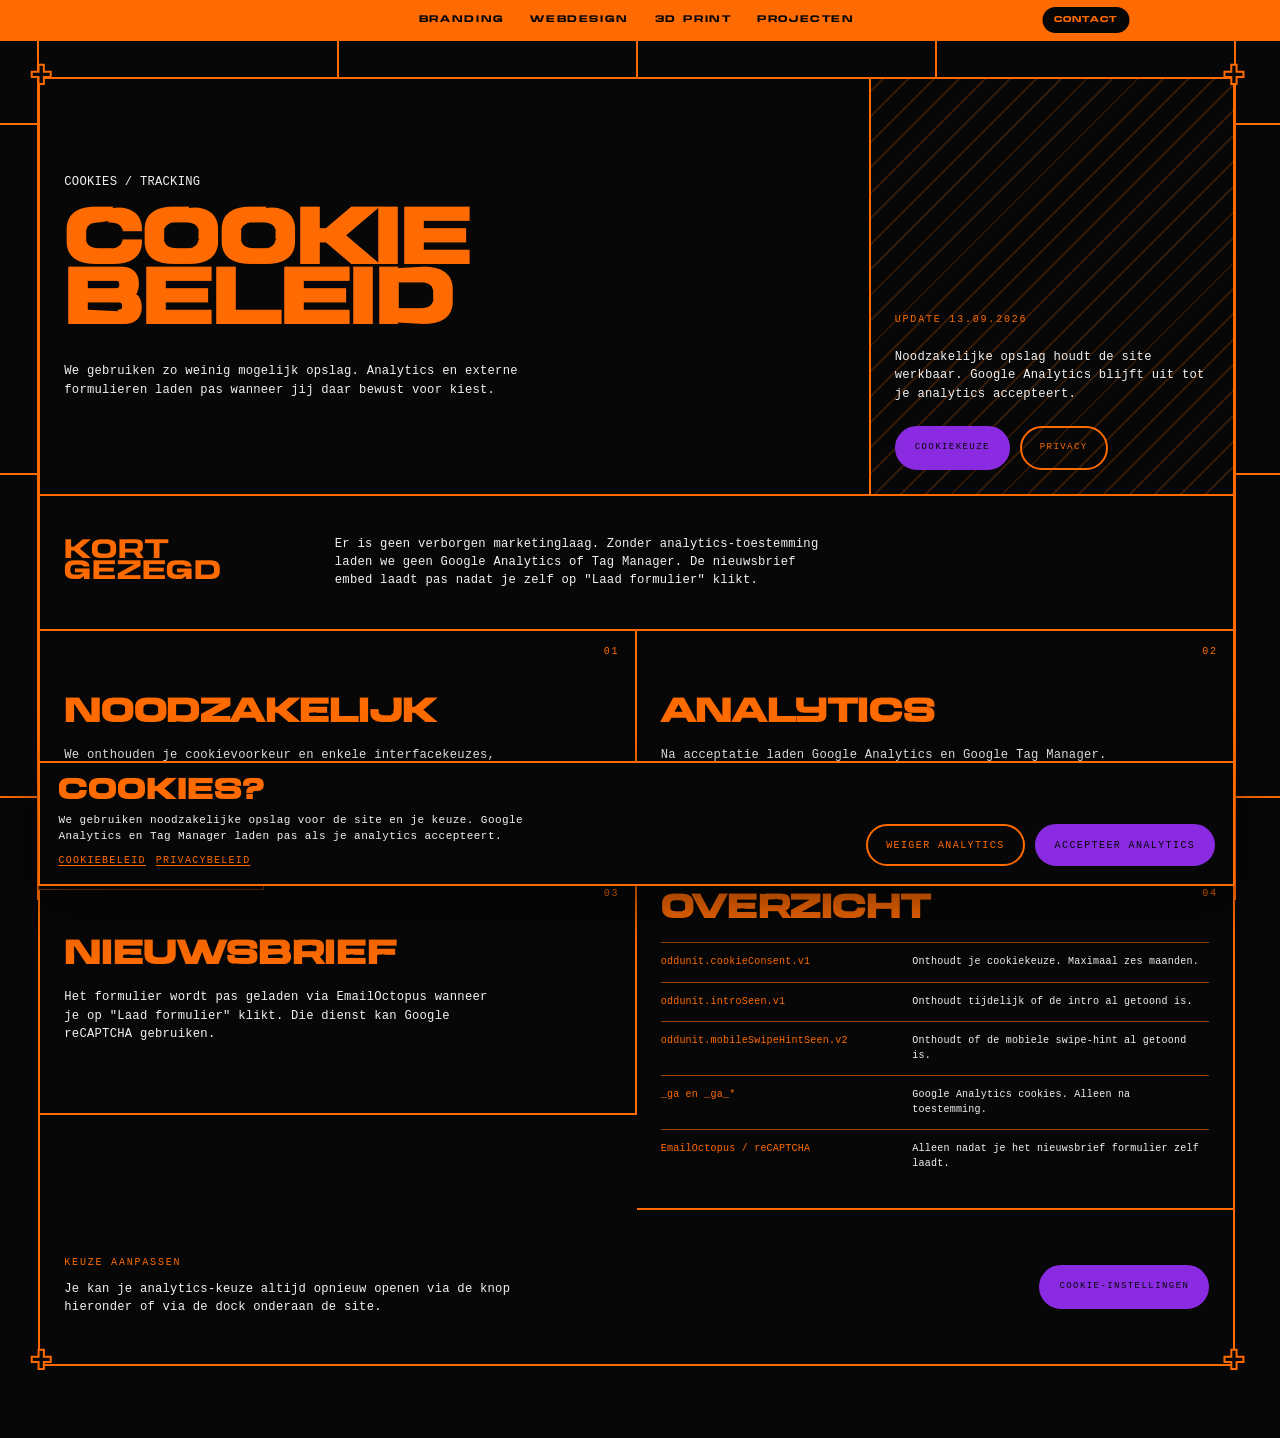
<file: cookies/index.html>
<!doctype html>
<html lang="nl-BE" data-theme="lab">
  <head>
    <meta charset="UTF-8" />
    <meta name="viewport" content="width=device-width, initial-scale=1.0" />
    <title>Cookiebeleid | OddUnit Studio</title>
    <meta
      name="description"
      content="Lees welke noodzakelijke opslag en analytics OddUnit Studio gebruikt."
    />
    <link rel="canonical" href="https://oddunit.be/cookies/" />
    <link rel="icon" href="/favicon.ico" sizes="any" />
    <link rel="icon" type="image/png" sizes="512x512" href="/favicon-512x512.png" />
    <link rel="icon" type="image/png" sizes="32x32" href="/favicon-32x32.png" />
    <link rel="icon" type="image/png" sizes="16x16" href="/favicon-16x16.png" />
    <link rel="apple-touch-icon" sizes="180x180" href="/apple-touch-icon.png" />
    <meta property="og:title" content="Cookiebeleid | OddUnit Studio" />
    <meta
      property="og:description"
      content="Welke noodzakelijke opslag en analytics OddUnit Studio gebruikt."
    />
    <meta property="og:type" content="website" />
    <meta property="og:url" content="https://oddunit.be/cookies/" />
    <meta property="og:site_name" content="OddUnit Studio" />
    <meta property="og:image" content="https://oddunit.be/og-image.jpg" />
    <meta name="twitter:card" content="summary_large_image" />
    <link rel="stylesheet" href="/style.css" />
    <link rel="stylesheet" href="/services/service-pages.css" />
    <link rel="stylesheet" href="/legal-pages.css" />
    <script defer src="/cookie-consent.js"></script>
  </head>

  <body class="service-page legal-page">
    <header class="topbar" aria-hidden="false">
      <a class="logo-mount" id="logoMount" href="/" aria-label="Ga naar home"></a>
      <div class="nav-rail">
        <nav class="nav-links" aria-label="Primary">
          <a href="/services/branding-aalst/">BRANDING</a>
          <a href="/services/webdesign-aalst/">WEBDESIGN</a>
          <a href="/services/3d-printen-aalst/">3D PRINT</a>
          <a href="/cases/">PROJECTEN</a>
        </nav>
      </div>
      <a class="contact-pill" href="/#contact">
        <span class="contact-pill__label">CONTACT</span>
      </a>
      <button
        class="menu-toggle"
        id="menuToggle"
        type="button"
        aria-label="Open menu"
        aria-controls="mobileMenu"
        aria-expanded="false"
      >
        <span></span>
        <span></span>
        <span></span>
      </button>
      <div class="mobile-menu-backdrop" id="mobileMenuBackdrop" aria-hidden="true"></div>
      <nav
        class="mobile-menu"
        id="mobileMenu"
        aria-label="Mobile navigation"
        aria-hidden="true"
      >
        <a href="/services/branding-aalst/">BRANDING</a>
        <a href="/services/webdesign-aalst/">WEBDESIGN</a>
        <a href="/services/3d-printen-aalst/">3D PRINT</a>
        <a href="/cases/">PROJECTEN</a>
        <a href="/#contact">CONTACT</a>
      </nav>
    </header>

    <img
      class="logo logo-float"
      id="brandLogo"
      src="/assets/images/logos/logo-black.svg"
      alt="ODD UNIT"
      decoding="async"
      fetchpriority="high"
      style="opacity: 0"
    />

    <main class="service-main legal-main">
      <article class="legal-frame">
        <span class="service-plus service-plus--tl" aria-hidden="true">+</span>
        <span class="service-plus service-plus--tr" aria-hidden="true">+</span>
        <span class="service-plus service-plus--bl" aria-hidden="true">+</span>
        <span class="service-plus service-plus--br" aria-hidden="true">+</span>

        <header class="legal-hero">
          <div class="legal-hero__content">
            <p class="service-kicker">COOKIES / TRACKING</p>
            <h1>Cookie beleid</h1>
            <p>
              We gebruiken zo weinig mogelijk opslag. Analytics en externe
              formulieren laden pas wanneer jij daar bewust voor kiest.
            </p>
          </div>
          <aside class="legal-hero__side" aria-label="Cookie samenvatting">
            <span class="legal-stamp">UPDATE 13.09.2026</span>
            <p>
              Noodzakelijke opslag houdt de site werkbaar. Google Analytics
              blijft uit tot je analytics accepteert.
            </p>
            <div class="legal-actions">
              <button class="legal-pill legal-pill--primary" type="button" data-cookie-settings>
                COOKIEKEUZE
              </button>
              <a class="legal-pill legal-pill--outline" href="/privacy/">
                PRIVACY
              </a>
            </div>
          </aside>
        </header>

        <section class="legal-statement">
          <span>kort gezegd</span>
          <p>
            Er is geen verborgen marketinglaag. Zonder analytics-toestemming
            laden we geen Google Analytics of Tag Manager. De nieuwsbrief embed
            laadt pas nadat je zelf op "Laad formulier" klikt.
          </p>
        </section>

        <div class="legal-grid legal-grid--cookies">
          <section class="legal-card" data-index="01">
            <h2>Noodzakelijk</h2>
            <p>
              We onthouden je cookievoorkeur en enkele interfacekeuzes, zoals
              de intro-status of mobiele swipe-hint. Dat houdt de site bruikbaar.
            </p>
          </section>

          <section class="legal-card" data-index="02">
            <h2>Analytics</h2>
            <p>
              Na acceptatie laden Google Analytics en Google Tag Manager. Zo
              zien we geaggregeerd welke pagina's werken en waar we kunnen
              verbeteren.
            </p>
          </section>

          <section class="legal-card" data-index="03">
            <h2>Nieuwsbrief</h2>
            <p>
              Het formulier wordt pas geladen via EmailOctopus wanneer je op
              "Laad formulier" klikt. Die dienst kan Google reCAPTCHA gebruiken.
            </p>
          </section>

          <section class="legal-card legal-card--list" data-index="04">
            <h2>Overzicht</h2>
            <dl class="legal-list">
              <div>
                <dt>oddunit.cookieConsent.v1</dt>
                <dd>Onthoudt je cookiekeuze. Maximaal zes maanden.</dd>
              </div>
              <div>
                <dt>oddunit.introSeen.v1</dt>
                <dd>Onthoudt tijdelijk of de intro al getoond is.</dd>
              </div>
              <div>
                <dt>oddunit.mobileSwipeHintSeen.v2</dt>
                <dd>Onthoudt of de mobiele swipe-hint al getoond is.</dd>
              </div>
              <div>
                <dt>_ga en _ga_*</dt>
                <dd>Google Analytics cookies. Alleen na toestemming.</dd>
              </div>
              <div>
                <dt>EmailOctopus / reCAPTCHA</dt>
                <dd>Alleen nadat je het nieuwsbrief formulier zelf laadt.</dd>
              </div>
            </dl>
          </section>
        </div>

        <footer class="legal-action">
          <div>
            <span>keuze aanpassen</span>
            <p>
              Je kan je analytics-keuze altijd opnieuw openen via de knop
              hieronder of via de dock onderaan de site.
            </p>
          </div>
          <button class="legal-pill legal-pill--primary" type="button" data-cookie-settings>
            COOKIE-INSTELLINGEN
          </button>
        </footer>
      </article>
    </main>

    <script type="module" src="/main.js"></script>
  </body>
</html>
</file>
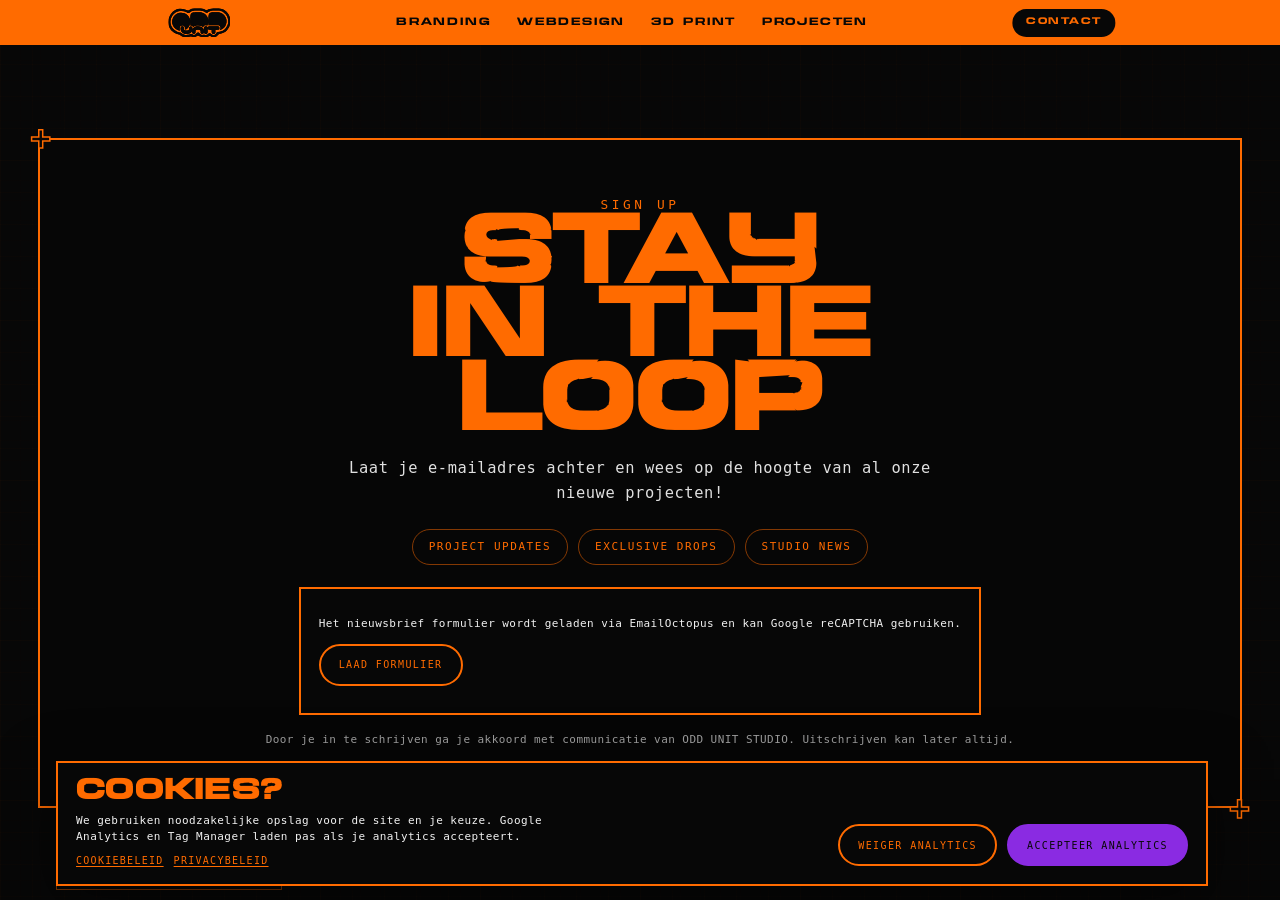
<file: newsletter/index.html>
<!doctype html>
<html lang="nl" data-theme="lab">
  <head>
    <meta charset="UTF-8" />
    <meta name="viewport" content="width=device-width, initial-scale=1.0" />
    <title>ODD UNIT — Nieuwsbrief</title>
    <meta
      name="description"
      content="Schrijf je in op de ODD UNIT nieuwsbrief voor drops, projecten en updates."
    />
    <link rel="canonical" href="https://oddunit.be/newsletter/" />
    <link rel="icon" href="/favicon.ico" sizes="any" />
    <link rel="icon" type="image/png" sizes="512x512" href="/favicon-512x512.png" />
    <link rel="icon" type="image/png" sizes="32x32" href="/favicon-32x32.png" />
    <link rel="icon" type="image/png" sizes="16x16" href="/favicon-16x16.png" />
    <link rel="apple-touch-icon" sizes="180x180" href="/apple-touch-icon.png" />
    <meta property="og:url" content="https://oddunit.be/newsletter/" />

    <style>
      @font-face {
        font-family: "Medium";
        src: url("../fonts/medium.otf") format("opentype");
        font-weight: 400;
        font-style: normal;
        font-display: swap;
      }

      :root {
        --font-display: "Medium", sans-serif;
        --font-body: -apple-system, BlinkMacSystemFont, "Segoe UI", sans-serif;
        --font-jet: ui-monospace, SFMono-Regular, Menlo, Consolas, monospace;

        --bg: #070707;
        --orange: #ff6b00;
        --orange-rgb: 255 107 0;
        --white: #ffffff;
        --line-w: 2px;
        --ease: cubic-bezier(0.16, 1, 0.3, 1);

        --ratio: calc(1920 / 1080);
        --logo-ratio: 8582 / 4000;
        --vh: 100vh;
        --leftGap: clamp(56px, 4vw, 96px);
        --rightGap: clamp(72px, 5vw, 120px);
        --bottomGap: clamp(28px, 3vh, 40px);
        --navZoneH: clamp(44px, 5vh, 64px);
        --topbar-h: var(--navZoneH);
        --usableW: calc(100vw - var(--leftGap) - var(--rightGap));
        --usableH: calc(var(--vh) - var(--navZoneH) - var(--bottomGap));
        --frameH: min(calc(var(--usableW) / var(--ratio)), var(--usableH));
        --frameW: calc(var(--frameH) * var(--ratio));
        --x0: calc(var(--leftGap) + ((var(--usableW) - var(--frameW)) / 2));
        --x1: calc(var(--x0) + var(--frameW));
        --x25: calc(var(--x0) + var(--frameW) * 0.25);
        --x75: calc(var(--x0) + var(--frameW) * 0.75);
        --logo-cell-w: calc(var(--x25) - var(--x0));
        --logo-w: clamp(60px, calc(var(--logo-cell-w) * 0.22), 110px);
        --logo-h: clamp(28px, calc(var(--logo-cell-w) * 0.1025), 51px);
        --z-header: 600;
        --navCell1Center: calc((var(--x0) + var(--x25)) / 2);
        --navLinksStart: var(--x25);
        --navLinksEnd: var(--x75);
        --navLinksW: calc(var(--navLinksEnd) - var(--navLinksStart));
        --navCell4Center: calc((var(--x75) + var(--x1)) / 2);
        --navCell4W: calc(var(--x1) - var(--x75));
        --navLinkSize: clamp(10px, 0.62vw, 12px);
        --contactPillH: clamp(28px, 2.6vh, 34px);
        --contactPillPadX: clamp(12px, 1.1vw, 18px);
        --contactPillFont: clamp(9px, 0.55vw, 10px);
        --contactPillMaxW: calc(var(--navCell4W) - clamp(16px, 1.4vw, 28px));
        --page-max: 1640px;
        --card-max: 1500px;

        --x-pad: clamp(16px, 3vw, 40px);
        --y-pad: clamp(20px, 3vw, 40px);
        --card-pad: clamp(24px, 3vw, 56px);
      }

      @supports (height: 100svh) {
        :root {
          --vh: 100svh;
        }
      }

      * {
        box-sizing: border-box;
        margin: 0;
        padding: 0;
      }

      html,
      body {
        min-height: 100%;
      }

      body {
        background: var(--bg);
        color: var(--white);
        font-family: var(--font-body);
        overflow-x: hidden;
        -webkit-font-smoothing: antialiased;
        -moz-osx-font-smoothing: grayscale;
      }

      body::before {
        content: "";
        position: fixed;
        inset: 0;
        pointer-events: none;
        z-index: 1;
        opacity: 0.26;
        background-image:
          linear-gradient(rgba(255, 107, 0, 0.07) 1px, transparent 1px),
          linear-gradient(90deg, rgba(255, 107, 0, 0.07) 1px, transparent 1px),
          linear-gradient(rgba(255, 107, 0, 0.03) 1px, transparent 1px),
          linear-gradient(90deg, rgba(255, 107, 0, 0.03) 1px, transparent 1px);
        background-size:
          32px 32px,
          32px 32px,
          20px 20px,
          20px 20px;
      }

      a {
        color: inherit;
      }

      .page-shell {
        position: relative;
        z-index: 2;
        min-height: 100vh;
        padding-top: var(--topbar-h);
      }

      .topbar {
        position: fixed;
        inset: 0 0 auto 0;
        height: var(--navZoneH);
        top: 0;
        z-index: var(--z-header);
        pointer-events: none;
      }

      .nav-rail {
        position: fixed;
        inset: 0 0 auto 0;
        width: 100%;
        height: var(--navZoneH);
        background: var(--orange);
        pointer-events: auto;
        z-index: calc(var(--z-header) + 1);
      }

      .nav-links {
        position: absolute;
        left: var(--navLinksStart);
        top: 0;
        width: var(--navLinksW);
        height: 100%;
        margin: 0;
        padding: 0;
        display: flex;
        align-items: center;
        justify-content: center;
        gap: clamp(14px, 2vw, 44px);
        font-family: var(--font-display);
        font-size: var(--navLinkSize);
        letter-spacing: 0.18em;
        text-transform: uppercase;
        text-align: center;
      }

      .nav-links a {
        position: static;
        top: 0;
        display: flex;
        align-items: center;
        justify-content: center;
        width: max-content;
        height: 100%;
        inline-size: auto;
        min-width: 0;
        color: var(--bg);
        text-decoration: none;
        white-space: nowrap;
      }

      .logo-mount {
        position: fixed;
        left: var(--navCell1Center);
        top: calc(var(--navZoneH) / 2);
        width: var(--logo-w);
        height: var(--logo-h);
        aspect-ratio: var(--logo-ratio);
        transform: translate(-50%, -50%);
        z-index: calc(var(--z-header) + 3);
        opacity: 1;
        pointer-events: auto;
        cursor: pointer;
        isolation: isolate;
        --logo-url: url("../assets/images/logos/logo-black.svg");
        background: url("../assets/images/logos/logo-black.svg") left center /
          contain no-repeat;
      }

      .logo-mount::before {
        content: "";
        position: absolute;
        inset: 0;
        background: var(--bg);
        -webkit-mask-image: var(--logo-url);
        mask-image: var(--logo-url);
        -webkit-mask-repeat: no-repeat;
        mask-repeat: no-repeat;
        -webkit-mask-size: contain;
        mask-size: contain;
        -webkit-mask-position: left center;
        mask-position: left center;
      }

      .contact-pill {
        position: fixed;
        left: var(--navCell4Center);
        top: calc(var(--navZoneH) / 2);
        transform: translate(-50%, -50%);
        pointer-events: auto;
        display: inline-flex;
        align-items: center;
        justify-content: center;
        min-height: var(--contactPillH);
        max-width: var(--contactPillMaxW);
        padding: 0 var(--contactPillPadX);
        border-radius: 999px;
        background: var(--bg);
        color: var(--orange);
        font-family: var(--font-display);
        font-size: var(--contactPillFont);
        letter-spacing: 0.16em;
        text-transform: uppercase;
        text-decoration: none;
        white-space: nowrap;
        overflow: hidden;
        text-overflow: ellipsis;
        z-index: calc(var(--z-header) + 4);
        transition: opacity 0.18s var(--ease);
      }

      .contact-pill__label {
        display: block;
        line-height: 1;
      }

      .menu-toggle,
      .mobile-menu,
      .mobile-menu-backdrop {
        display: none;
      }

      .page {
        width: min(100%, var(--page-max));
        margin: 0 auto;
        padding: var(--y-pad) var(--x-pad);
        display: grid;
        place-items: center;
        min-height: calc(100vh - var(--topbar-h));
      }

      .form-col {
        width: 100%;
        display: flex;
        justify-content: center;
      }

      .form-card {
        position: relative;
        width: min(100%, var(--card-max));
        min-height: min(
          670px,
          calc(100vh - var(--topbar-h) - (var(--y-pad) * 2))
        );
        padding: var(--card-pad);
        border: var(--line-w) solid var(--orange);
        background: rgba(7, 7, 7, 0.92);

        display: flex;
        flex-direction: column;
        align-items: center;
        justify-content: center;
        gap: 22px;

        text-align: center;
      }

      .form-card::before,
      .form-card::after {
        content: "+";
        position: absolute;
        font-family: var(--font-jet);
        font-size: 34px;
        line-height: 1;
        font-weight: 700;
        color: var(--bg);
        -webkit-text-stroke: 1.5px var(--orange);
        pointer-events: none;
      }

      .form-card::before {
        top: -19px;
        left: -10px;
      }

      .form-card::after {
        right: -10px;
        bottom: -19px;
      }

      .form-top {
        width: min(100%, 760px);
        display: grid;
        justify-items: center;
        gap: 12px;
      }

      .kicker {
        font-family: var(--font-jet);
        font-size: clamp(12px, 1vw, 15px);
        letter-spacing: 0.28em;
        text-transform: uppercase;
        color: var(--orange);
      }

      .form-title {
        font-family: var(--font-display);
        font-size: clamp(56px, 7vw, 118px);
        line-height: 0.82;
        letter-spacing: 0.02em;
        text-transform: uppercase;
        color: var(--orange);
      }

      .form-copy {
        width: min(100%, 640px);
        font-family: var(--font-jet);
        font-size: clamp(14px, 1.2vw, 18px);
        line-height: 1.65;
        letter-spacing: 0.04em;
        color: rgba(255, 255, 255, 0.88);
      }

      .benefits {
        width: 100%;
        display: flex;
        flex-wrap: wrap;
        justify-content: center;
        gap: 10px;
      }

      .benefit-pill {
        display: inline-flex;
        align-items: center;
        justify-content: center;
        min-height: 36px;
        padding: 0 16px;
        border-radius: 999px;
        border: 1px solid rgba(255, 107, 0, 0.5);
        color: var(--orange);
        font-family: var(--font-jet);
        font-size: 11px;
        letter-spacing: 0.14em;
        text-transform: uppercase;
        white-space: nowrap;
      }

      .embed-shell {
        width: min(100%, 760px);
        display: grid;
        justify-items: center;
        gap: 16px;
      }

      .eo-form-wrapper {
        width: 100%;
        display: flex;
        justify-content: center;
      }

      .eo-form-wrapper > * {
        margin-inline: auto !important;
      }

      .embed-note {
        width: min(100%, 920px);
        font-family: var(--font-jet);
        font-size: 11px;
        line-height: 1.6;
        letter-spacing: 0.04em;
        color: rgba(255, 255, 255, 0.62);
        text-align: center;
      }

      @media (max-width: 900px) {
        :root {
          --headerH: 56px;
          --navZoneH: var(--headerH);
          --topbar-h: var(--headerH);
          --mobileInsetX: 10px;
          --mobileInsetY: 8px;
          --x0: var(--mobileInsetX);
          --x1: calc(100vw - var(--mobileInsetX));
          --frameW: calc(var(--x1) - var(--x0));
          --x25: calc(var(--x0) + var(--frameW) * 0.25);
          --x75: calc(var(--x0) + var(--frameW) * 0.75);
          --logo-w: clamp(44px, 14vw, 60px);
          --logo-h: clamp(20px, 6.5vw, 28px);
          --menuBtnW: clamp(42px, 11vw, 48px);
          --menuGap: clamp(8px, 2vw, 12px);
          --x-pad: 10px;
          --y-pad: 10px;
          --card-pad: 18px;
        }

        .page {
          min-height: calc(100vh - var(--topbar-h));
          padding: var(--y-pad) var(--x-pad);
          align-items: start;
        }

        .topbar {
          height: var(--headerH);
          z-index: calc(var(--z-header) + 100);
          display: block;
          padding: 0;
        }

        .nav-rail {
          height: var(--headerH);
          z-index: calc(var(--z-header) + 101);
          display: block;
          padding: 0;
        }

        .nav-links {
          display: none !important;
        }

        .logo-mount {
          left: calc(var(--x0) + clamp(10px, 2.6vw, 14px));
          top: calc(var(--headerH) / 2);
          transform: translateY(-50%);
          z-index: calc(var(--z-header) + 103);
        }

        .contact-pill {
          left: auto;
          right: clamp(108px, 24vw, 184px);
          top: calc(var(--headerH) / 2);
          transform: translateY(-50%);
          min-width: 0;
          max-width: 104px;
          height: clamp(26px, 5vw, 30px);
          min-height: 0;
          padding: 0 clamp(10px, 2.2vw, 14px);
          padding-top: 0.3em;
          padding-bottom: 0;
          font-size: clamp(7px, 1.7vw, 9px);
          letter-spacing: 0.06em;
          line-height: 1;
          z-index: calc(var(--z-header) + 103);
        }

        .contact-pill__label {
          transform: translateY(0.06em);
        }

        .menu-toggle {
          display: inline-flex !important;
          position: fixed;
          right: clamp(10px, 4vw, 20px);
          top: calc(var(--headerH) / 2);
          transform: translateY(-50%);
          width: var(--menuBtnW);
          height: clamp(32px, 8vw, 36px);
          padding: 0;
          margin: 0;
          background: var(--orange);
          border: none;
          align-items: center;
          justify-content: center;
          flex-direction: column;
          gap: 4px;
          cursor: pointer;
          pointer-events: auto;
          z-index: 9999;
          opacity: 1;
          appearance: none;
          -webkit-appearance: none;
          transition: opacity 0.18s var(--ease);
        }

        .menu-toggle span {
          display: block;
          position: relative;
          z-index: 1;
          width: 16px;
          height: 2px;
          background: var(--bg);
          transition:
            transform 0.22s var(--ease),
            opacity 0.18s var(--ease);
        }

        .menu-toggle.is-open span:nth-child(1) {
          transform: translateY(6px) rotate(45deg);
        }

        .menu-toggle.is-open span:nth-child(2) {
          opacity: 0;
        }

        .menu-toggle.is-open span:nth-child(3) {
          transform: translateY(-6px) rotate(-45deg);
        }

        .mobile-menu-backdrop {
          display: block;
          position: fixed;
          inset: var(--headerH) 0 0 0;
          background: var(--bg);
          opacity: 0;
          pointer-events: none;
          transition: opacity 0.22s var(--ease);
          z-index: calc(var(--z-header) + 104);
        }

        .mobile-menu {
          display: block;
          position: fixed;
          left: var(--x0);
          top: calc(var(--headerH) + 10px);
          width: var(--frameW);
          background: var(--bg);
          border: var(--line-w) solid var(--orange);
          opacity: 0;
          transform: translateY(-10px);
          pointer-events: none;
          transition:
            opacity 0.22s var(--ease),
            transform 0.22s var(--ease);
          z-index: calc(var(--z-header) + 105);
          overflow: visible;
        }

        .mobile-menu a {
          display: flex;
          align-items: center;
          justify-content: flex-start;
          min-height: 56px;
          padding: 0 16px;
          border-bottom: var(--line-w) solid var(--orange);
          text-decoration: none;
          color: var(--orange);
          background: var(--bg);
          font-family: var(--font-display);
          font-size: clamp(14px, 4.2vw, 18px);
          letter-spacing: 0.08em;
          text-transform: uppercase;
        }

        .mobile-menu a:last-child {
          border-bottom: none;
        }

        body.menu-open {
          overflow: hidden;
        }

        body.menu-open .mobile-menu-backdrop {
          opacity: 1;
          pointer-events: auto;
        }

        body.menu-open .mobile-menu {
          opacity: 1;
          transform: translateY(0);
          pointer-events: auto;
        }

        .form-card {
          min-height: auto;
          justify-content: flex-start;
          gap: 18px;
          padding: 18px 14px;
        }

        .form-card::before,
        .form-card::after {
          font-size: 30px;
        }

        .form-title {
          font-size: clamp(44px, 14vw, 72px);
        }

        .form-copy {
          font-size: 13px;
          width: min(100%, 320px);
        }

        .benefits {
          gap: 8px;
        }

        .benefit-pill {
          min-height: 32px;
          padding: 0 12px;
          font-size: 10px;
          letter-spacing: 0.08em;
        }

        .embed-shell {
          width: 100%;
          gap: 14px;
        }

        .embed-note {
          font-size: 10px;
          width: 100%;
        }
      }

      @media (max-width: 560px) {
        .form-card {
          padding: 16px 12px;
        }

        .kicker {
          font-size: 11px;
          letter-spacing: 0.18em;
        }

        .form-title {
          font-size: clamp(38px, 16vw, 58px);
        }
      }

      @media (max-width: 480px) {
        .contact-pill {
          max-width: 92px;
          font-size: 8px;
          letter-spacing: 0.04em;
        }

        .mobile-menu a {
          min-height: 52px;
          padding: 0 14px;
          font-size: clamp(12px, 4.1vw, 16px);
        }

        .menu-toggle {
          width: 40px;
          height: 32px;
        }

        .menu-toggle span {
          width: 15px;
        }
      }
    </style>
    <script defer src="/cookie-consent.js"></script>
  </head>

  <body>
    <div class="page-shell">
      <header class="topbar" aria-hidden="false">
        <a class="logo-mount" id="logoMount" href="/" aria-label="Ga naar home"></a>

        <div class="nav-rail">
          <nav class="nav-links" aria-label="Primary">
            <a href="/services/branding-aalst/">BRANDING</a>
            <a href="/services/webdesign-aalst/">WEBDESIGN</a>
            <a href="/services/3d-printen-aalst/">3D PRINT</a>
            <a href="/cases/">PROJECTEN</a>
          </nav>
        </div>

        <a class="contact-pill" href="/#contact">
          <span class="contact-pill__label">CONTACT</span>
        </a>

        <button
          class="menu-toggle"
          id="menuToggle"
          type="button"
          aria-label="Open menu"
          aria-controls="mobileMenu"
          aria-expanded="false"
        >
          <span></span>
          <span></span>
          <span></span>
        </button>

        <div
          class="mobile-menu-backdrop"
          id="mobileMenuBackdrop"
          aria-hidden="true"
        ></div>

        <nav
          class="mobile-menu"
          id="mobileMenu"
          aria-label="Mobile navigation"
          aria-hidden="true"
        >
          <a href="/services/branding-aalst/">BRANDING</a>
          <a href="/services/webdesign-aalst/">WEBDESIGN</a>
          <a href="/services/3d-printen-aalst/">3D PRINT</a>
          <a href="/cases/">PROJECTEN</a>
          <a href="/#contact">CONTACT</a>
        </nav>
      </header>

      <main class="page">
        <div class="form-col">
          <div class="form-card">
            <div class="form-top">
              <p class="kicker">Sign up</p>

              <h1 class="form-title">
                STAY<br />
                IN THE LOOP
              </h1>

              <p class="form-copy">
                Laat je e-mailadres achter en wees op de hoogte van al onze
                nieuwe projecten!
              </p>
            </div>

            <div class="benefits" aria-hidden="true">
              <span class="benefit-pill">Project updates</span>
              <span class="benefit-pill">Exclusive drops</span>
              <span class="benefit-pill">Studio news</span>
            </div>

            <div class="embed-shell">
              <div
                class="eo-form-wrapper"
                id="eoFormWrapper"
                data-eo-form="a5a3e4e4-2949-11f1-8c74-3dee128eaf66"
              ></div>

              <p class="embed-note">
                Door je in te schrijven ga je akkoord met communicatie van ODD
                UNIT STUDIO. Uitschrijven kan later altijd.
              </p>
            </div>
          </div>
        </div>
      </main>
    </div>

    <script defer src="/newsletter-embed.js"></script>
    <script>
      (() => {
        const menuToggle = document.getElementById("menuToggle");
        const mobileMenu = document.getElementById("mobileMenu");
        const mobileMenuBackdrop = document.getElementById(
          "mobileMenuBackdrop",
        );

        if (!menuToggle || !mobileMenu || !mobileMenuBackdrop) return;

        const closeMenu = () => {
          document.body.classList.remove("menu-open");
          menuToggle.classList.remove("is-open");
          menuToggle.setAttribute("aria-expanded", "false");
          mobileMenu.setAttribute("aria-hidden", "true");
          mobileMenuBackdrop.setAttribute("aria-hidden", "true");
        };

        const openMenu = () => {
          document.body.classList.add("menu-open");
          menuToggle.classList.add("is-open");
          menuToggle.setAttribute("aria-expanded", "true");
          mobileMenu.setAttribute("aria-hidden", "false");
          mobileMenuBackdrop.setAttribute("aria-hidden", "false");
        };

        menuToggle.addEventListener("click", () => {
          if (document.body.classList.contains("menu-open")) {
            closeMenu();
          } else {
            openMenu();
          }
        });

        mobileMenuBackdrop.addEventListener("click", closeMenu);
        mobileMenu
          .querySelectorAll("a")
          .forEach((link) => link.addEventListener("click", closeMenu));

        document.addEventListener("keydown", (event) => {
          if (event.key === "Escape") closeMenu();
        });

        window
          .matchMedia("(min-width: 901px)")
          .addEventListener("change", closeMenu);
      })();
    </script>
  </body>
</html>
</file>
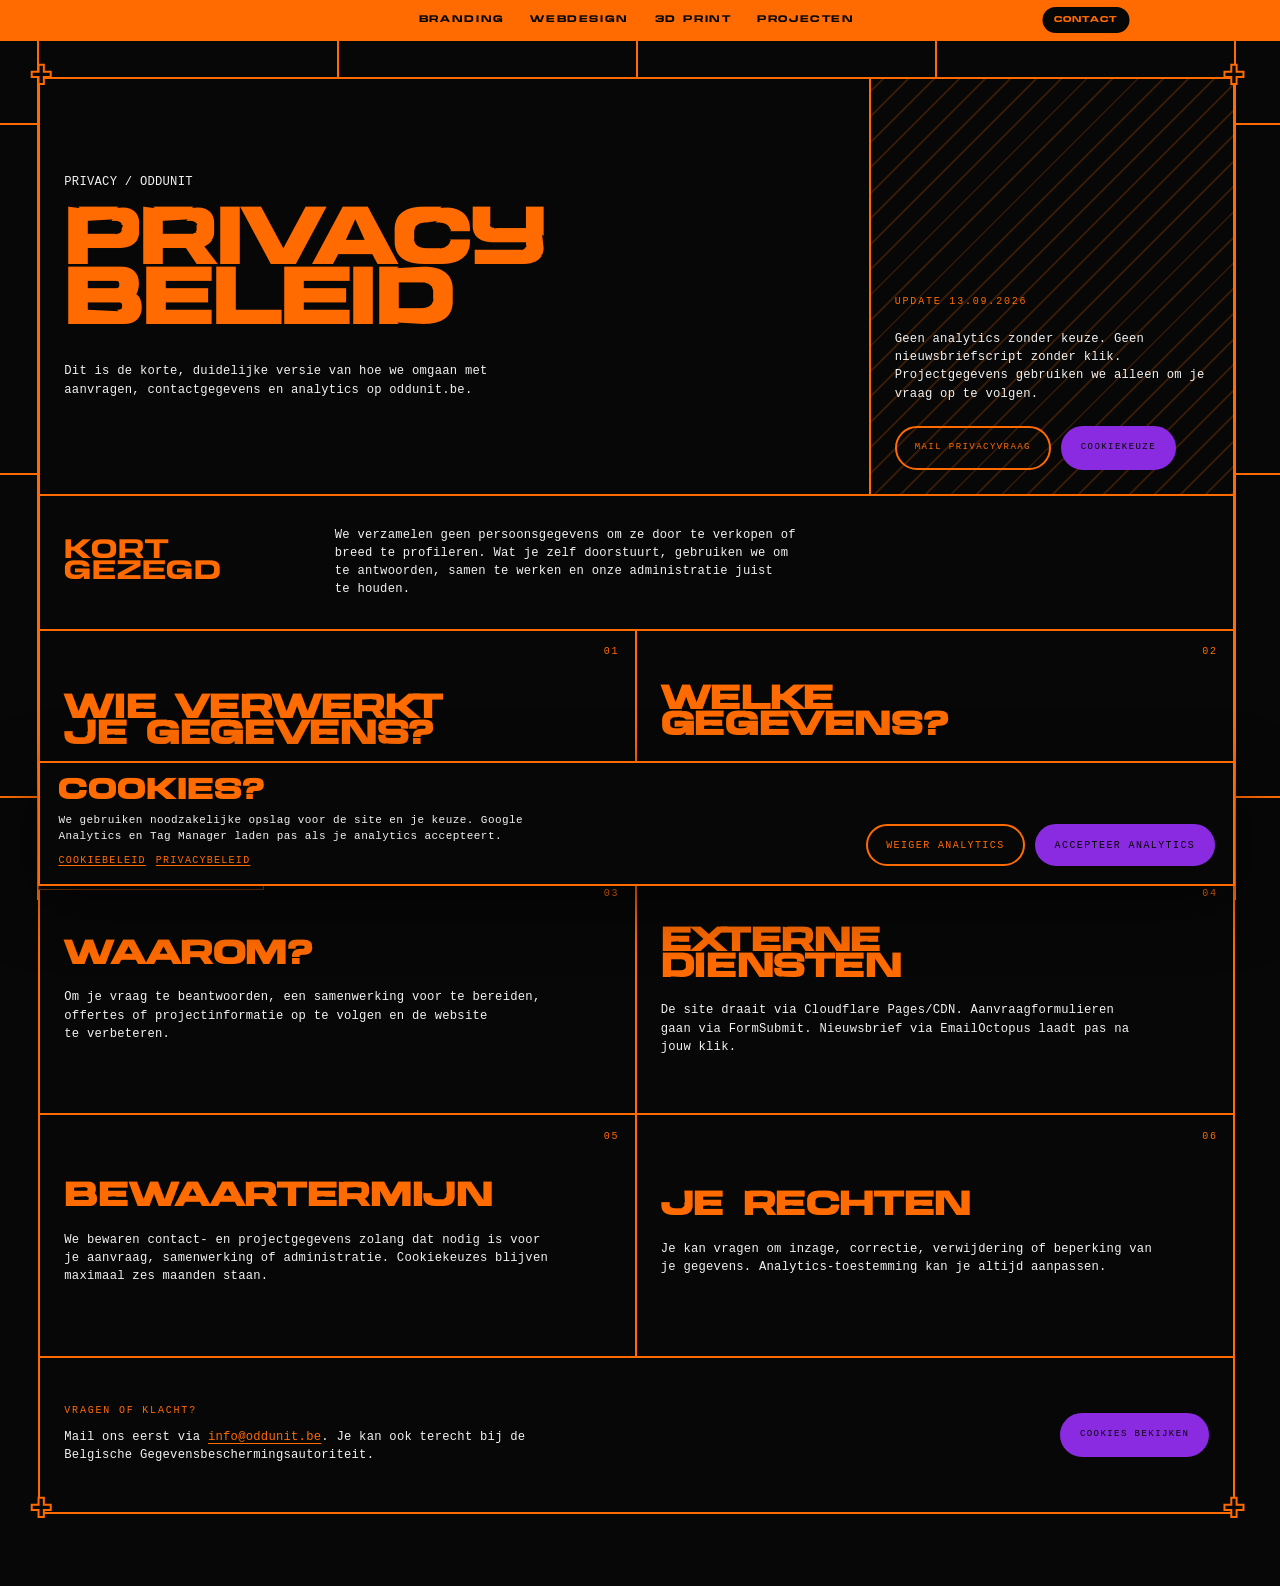
<file: privacy/index.html>
<!doctype html>
<html lang="nl-BE" data-theme="lab">
  <head>
    <meta charset="UTF-8" />
    <meta name="viewport" content="width=device-width, initial-scale=1.0" />
    <title>Privacybeleid | OddUnit Studio</title>
    <meta
      name="description"
      content="Lees hoe OddUnit Studio contactgegevens, aanvragen en analytics verwerkt."
    />
    <link rel="canonical" href="https://oddunit.be/privacy/" />
    <link rel="icon" href="/favicon.ico" sizes="any" />
    <link rel="icon" type="image/png" sizes="512x512" href="/favicon-512x512.png" />
    <link rel="icon" type="image/png" sizes="32x32" href="/favicon-32x32.png" />
    <link rel="icon" type="image/png" sizes="16x16" href="/favicon-16x16.png" />
    <link rel="apple-touch-icon" sizes="180x180" href="/apple-touch-icon.png" />
    <meta property="og:title" content="Privacybeleid | OddUnit Studio" />
    <meta
      property="og:description"
      content="Hoe OddUnit Studio omgaat met contactgegevens, aanvragen en analytics."
    />
    <meta property="og:type" content="website" />
    <meta property="og:url" content="https://oddunit.be/privacy/" />
    <meta property="og:site_name" content="OddUnit Studio" />
    <meta property="og:image" content="https://oddunit.be/og-image.jpg" />
    <meta name="twitter:card" content="summary_large_image" />
    <link rel="stylesheet" href="/style.css" />
    <link rel="stylesheet" href="/services/service-pages.css" />
    <link rel="stylesheet" href="/legal-pages.css" />
    <script defer src="/cookie-consent.js"></script>
  </head>

  <body class="service-page legal-page">
    <header class="topbar" aria-hidden="false">
      <a class="logo-mount" id="logoMount" href="/" aria-label="Ga naar home"></a>
      <div class="nav-rail">
        <nav class="nav-links" aria-label="Primary">
          <a href="/services/branding-aalst/">BRANDING</a>
          <a href="/services/webdesign-aalst/">WEBDESIGN</a>
          <a href="/services/3d-printen-aalst/">3D PRINT</a>
          <a href="/cases/">PROJECTEN</a>
        </nav>
      </div>
      <a class="contact-pill" href="/#contact">
        <span class="contact-pill__label">CONTACT</span>
      </a>
      <button
        class="menu-toggle"
        id="menuToggle"
        type="button"
        aria-label="Open menu"
        aria-controls="mobileMenu"
        aria-expanded="false"
      >
        <span></span>
        <span></span>
        <span></span>
      </button>
      <div class="mobile-menu-backdrop" id="mobileMenuBackdrop" aria-hidden="true"></div>
      <nav
        class="mobile-menu"
        id="mobileMenu"
        aria-label="Mobile navigation"
        aria-hidden="true"
      >
        <a href="/services/branding-aalst/">BRANDING</a>
        <a href="/services/webdesign-aalst/">WEBDESIGN</a>
        <a href="/services/3d-printen-aalst/">3D PRINT</a>
        <a href="/cases/">PROJECTEN</a>
        <a href="/#contact">CONTACT</a>
      </nav>
    </header>

    <img
      class="logo logo-float"
      id="brandLogo"
      src="/assets/images/logos/logo-black.svg"
      alt="ODD UNIT"
      decoding="async"
      fetchpriority="high"
      style="opacity: 0"
    />

    <main class="service-main legal-main">
      <article class="legal-frame">
        <span class="service-plus service-plus--tl" aria-hidden="true">+</span>
        <span class="service-plus service-plus--tr" aria-hidden="true">+</span>
        <span class="service-plus service-plus--bl" aria-hidden="true">+</span>
        <span class="service-plus service-plus--br" aria-hidden="true">+</span>

        <header class="legal-hero">
          <div class="legal-hero__content">
            <p class="service-kicker">PRIVACY / ODDUNIT</p>
            <h1>Privacy beleid</h1>
            <p>
              Dit is de korte, duidelijke versie van hoe we omgaan met
              aanvragen, contactgegevens en analytics op oddunit.be.
            </p>
          </div>
          <aside class="legal-hero__side" aria-label="Privacy samenvatting">
            <span class="legal-stamp">UPDATE 13.09.2026</span>
            <p>
              Geen analytics zonder keuze. Geen nieuwsbriefscript zonder klik.
              Projectgegevens gebruiken we alleen om je vraag op te volgen.
            </p>
            <div class="legal-actions">
              <a class="legal-pill legal-pill--outline" href="mailto:info@oddunit.be">
                MAIL PRIVACYVRAAG
              </a>
              <button class="legal-pill legal-pill--primary" type="button" data-cookie-settings>
                COOKIEKEUZE
              </button>
            </div>
          </aside>
        </header>

        <section class="legal-statement">
          <span>kort gezegd</span>
          <p>
            We verzamelen geen persoonsgegevens om ze door te verkopen of breed
            te profileren. Wat je zelf doorstuurt, gebruiken we om te antwoorden,
            samen te werken en onze administratie juist te houden.
          </p>
        </section>

        <div class="legal-grid">
          <section class="legal-card" data-index="01">
            <h2>Wie verwerkt je gegevens?</h2>
            <p>
              OddUnit Studio verwerkt gegevens via deze website. Je kan ons
              bereiken via <a href="mailto:info@oddunit.be">info@oddunit.be</a>.
            </p>
          </section>

          <section class="legal-card" data-index="02">
            <h2>Welke gegevens?</h2>
            <p>
              Bij formulieren of e-mail verwerken we wat je zelf doorstuurt:
              naam, e-mailadres, pakket, timing, projectinformatie en je
              bericht.
            </p>
          </section>

          <section class="legal-card" data-index="03">
            <h2>Waarom?</h2>
            <p>
              Om je vraag te beantwoorden, een samenwerking voor te bereiden,
              offertes of projectinformatie op te volgen en de website te
              verbeteren.
            </p>
          </section>

          <section class="legal-card" data-index="04">
            <h2>Externe diensten</h2>
            <p>
              De site draait via Cloudflare Pages/CDN. Aanvraagformulieren gaan
              via FormSubmit. Nieuwsbrief via EmailOctopus laadt pas na jouw
              klik.
            </p>
          </section>

          <section class="legal-card" data-index="05">
            <h2>Bewaartermijn</h2>
            <p>
              We bewaren contact- en projectgegevens zolang dat nodig is voor je
              aanvraag, samenwerking of administratie. Cookiekeuzes blijven
              maximaal zes maanden staan.
            </p>
          </section>

          <section class="legal-card" data-index="06">
            <h2>Je rechten</h2>
            <p>
              Je kan vragen om inzage, correctie, verwijdering of beperking van
              je gegevens. Analytics-toestemming kan je altijd aanpassen.
            </p>
          </section>
        </div>

        <footer class="legal-action">
          <div>
            <span>vragen of klacht?</span>
            <p>
              Mail ons eerst via <a href="mailto:info@oddunit.be">info@oddunit.be</a>.
              Je kan ook terecht bij de Belgische Gegevensbeschermingsautoriteit.
            </p>
          </div>
          <a class="legal-pill legal-pill--primary" href="/cookies/">COOKIES BEKIJKEN</a>
        </footer>
      </article>
    </main>

    <script type="module" src="/main.js"></script>
  </body>
</html>
</file>
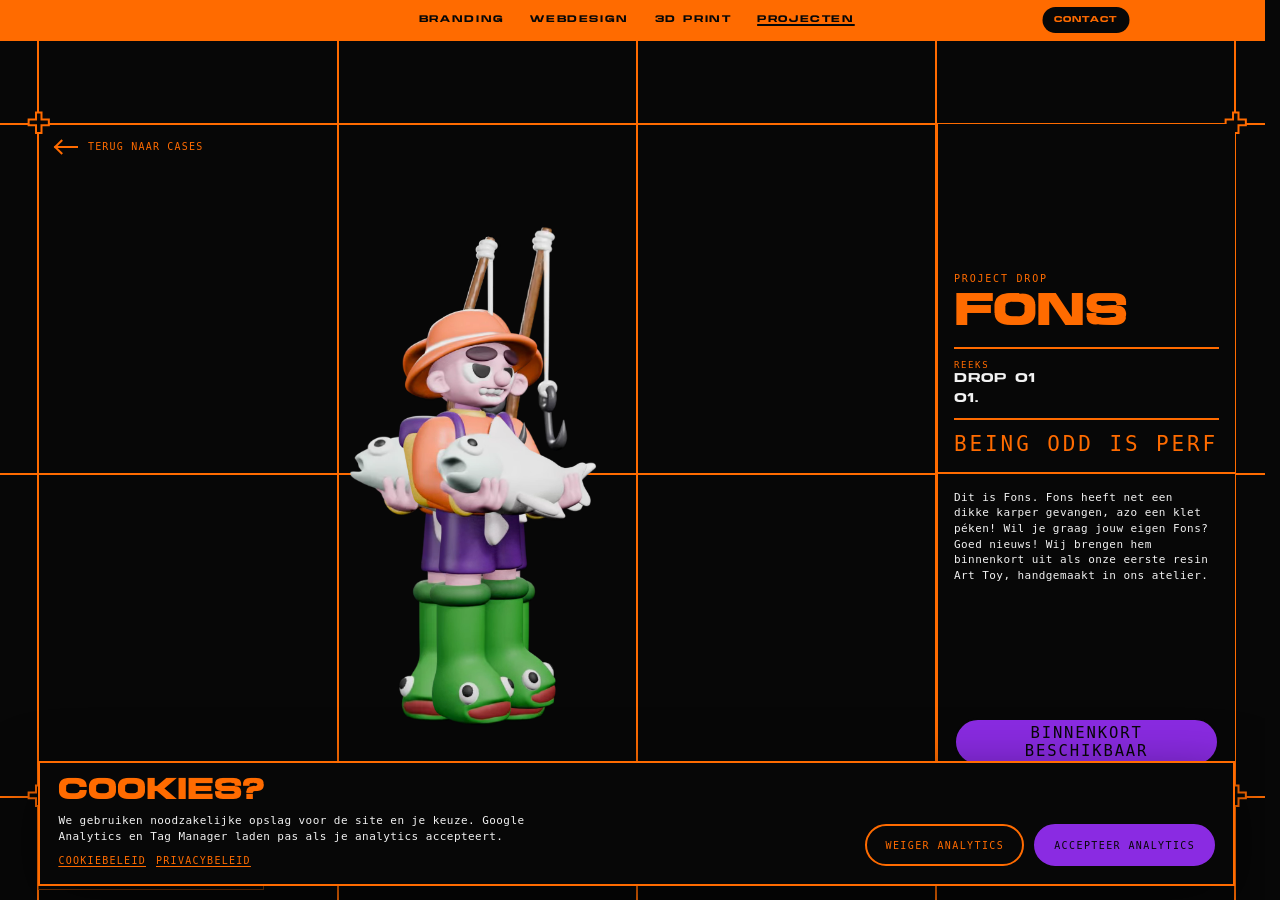
<file: cases/fons/index.html>
<!doctype html>
<html lang="nl-BE" data-theme="lab">
  <head>
    <meta charset="UTF-8" />
    <meta name="viewport" content="width=device-width, initial-scale=1.0" />
    <title>Fons resin art toy | OddUnit Studio</title>
    <meta
      name="description"
      content="Fons is de eerste resin art toy van OddUnit Studio: een eigen karakter, ontworpen als tastbaar object en handgemaakt in ons atelier."
    />
    <link rel="canonical" href="https://oddunit.be/cases/fons/" />
    <link rel="icon" href="/favicon.ico" sizes="any" />
    <link
      rel="icon"
      type="image/png"
      sizes="512x512"
      href="/favicon-512x512.png"
    />
    <link rel="icon" type="image/png" sizes="32x32" href="/favicon-32x32.png" />
    <link rel="icon" type="image/png" sizes="16x16" href="/favicon-16x16.png" />
    <link rel="apple-touch-icon" sizes="180x180" href="/apple-touch-icon.png" />
    <meta property="og:title" content="Fons resin art toy | OddUnit Studio" />
    <meta
      property="og:description"
      content="Een eigen OddUnit-karakter als resin art toy, ontworpen en handgemaakt in ons atelier."
    />
    <meta property="og:type" content="article" />
    <meta property="og:url" content="https://oddunit.be/cases/fons/" />
    <meta property="og:site_name" content="OddUnit Studio" />
    <meta property="og:image" content="https://oddunit.be/og-image.jpg" />
    <meta property="og:image:type" content="image/jpeg" />
    <meta property="og:image:width" content="1200" />
    <meta property="og:image:height" content="630" />
    <meta
      property="og:image:alt"
      content="ODD UNIT Studio logo op oranje achtergrond"
    />
    <meta property="og:video" content="https://oddunit.be/projects/fons-loop.webm" />
    <meta
      property="og:video:secure_url"
      content="https://oddunit.be/projects/fons-loop.webm"
    />
    <meta property="og:video:type" content="video/webm" />
    <meta name="twitter:card" content="summary_large_image" />
    <meta name="twitter:title" content="Fons resin art toy | OddUnit Studio" />
    <meta
      name="twitter:description"
      content="Fons is de eerste resin art toy van OddUnit Studio, ontworpen en handgemaakt in ons atelier."
    />
    <meta name="twitter:image" content="https://oddunit.be/og-image.jpg" />
    <meta
      name="twitter:image:alt"
      content="ODD UNIT Studio logo op oranje achtergrond"
    />
    <script type="application/ld+json">
      {
        "@context": "https://schema.org",
        "@graph": [
          {
            "@type": "VisualArtwork",
            "@id": "https://oddunit.be/cases/fons/#case",
            "name": "Fons resin art toy",
            "url": "https://oddunit.be/cases/fons/",
            "description": "Fons is de eerste resin art toy van OddUnit Studio: een eigen karakter, ontworpen als tastbaar object en handgemaakt in het atelier.",
            "creator": {
              "@type": "Organization",
              "name": "OddUnit Studio",
              "url": "https://oddunit.be/"
            },
            "isPartOf": {
              "@type": "CollectionPage",
              "name": "Projecten en cases",
              "url": "https://oddunit.be/cases/"
            },
            "video": {
              "@id": "https://oddunit.be/cases/fons/#video"
            }
          },
          {
            "@type": "VideoObject",
            "@id": "https://oddunit.be/cases/fons/#video",
            "name": "Fons resin art toy video",
            "description": "Korte video van Fons, de eerste resin art toy van OddUnit Studio, als handgemaakt karakterobject.",
            "thumbnailUrl": "https://oddunit.be/projects/fons-poster.webp",
            "uploadDate": "2026-05-18T14:10:29+02:00",
            "contentUrl": "https://oddunit.be/projects/fons-loop.webm",
            "url": "https://oddunit.be/cases/fons/",
            "inLanguage": "nl-BE",
            "publisher": {
              "@type": "Organization",
              "name": "OddUnit Studio",
              "url": "https://oddunit.be/"
            }
          }
        ]
      }
    </script>
    <link rel="stylesheet" href="/style.css" />
    <link
      rel="stylesheet"
      href="/services/service-pages.css"
    />
    <script defer src="/cookie-consent.js"></script>
  </head>

  <body class="service-page case-detail-page">
    <header class="topbar" aria-hidden="false">
      <a class="logo-mount" id="logoMount" href="/" aria-label="Ga naar home"></a>
      <div class="nav-rail">
        <nav class="nav-links" aria-label="Primary">
          <a href="/services/branding-aalst/">BRANDING</a>
          <a href="/services/webdesign-aalst/">WEBDESIGN</a>
          <a href="/services/3d-printen-aalst/">3D PRINT</a>
          <a href="/cases/" aria-current="page">PROJECTEN</a>
        </nav>
      </div>

      <a class="contact-pill" href="/#contact">
        <span class="contact-pill__label">CONTACT</span>
      </a>

      <button
        class="menu-toggle"
        id="menuToggle"
        type="button"
        aria-label="Open menu"
        aria-controls="mobileMenu"
        aria-expanded="false"
      >
        <span></span>
        <span></span>
        <span></span>
      </button>

      <div
        class="mobile-menu-backdrop"
        id="mobileMenuBackdrop"
        aria-hidden="true"
      ></div>

      <nav
        class="mobile-menu"
        id="mobileMenu"
        aria-label="Mobile navigation"
        aria-hidden="true"
      >
        <a href="/services/branding-aalst/">BRANDING</a>
        <a href="/services/webdesign-aalst/">WEBDESIGN</a>
        <a href="/services/3d-printen-aalst/">3D PRINT</a>
        <a href="/cases/" aria-current="page">PROJECTEN</a>
        <a href="/#contact">CONTACT</a>
      </nav>
    </header>

    <img
      class="logo logo-float"
      id="brandLogo"
      src="/assets/images/logos/logo-black.svg"
      alt="ODD UNIT"
      decoding="async"
      fetchpriority="high"
      style="opacity: 0"
    />

    <main class="case-detail-main">
      <section id="projects" class="projects case-detail-project">
        <div class="projects-scroll-space" id="projectsScrollSpace">
          <div class="projects-sticky">
            <div class="projects-frame">
              <span class="frame-plus fp-tl" aria-hidden="true">+</span>
              <span class="frame-plus fp-tr" aria-hidden="true">+</span>
              <span class="frame-plus fp-bl" aria-hidden="true">+</span>
              <span class="frame-plus fp-br" aria-hidden="true">+</span>
              <a class="case-grid-back" href="/cases/">
                <span class="case-grid-back__arrow" aria-hidden="true"></span>
                <span>TERUG NAAR CASES</span>
              </a>
              <div class="projects-canvas-cell" aria-hidden="true">
                <video
                  class="projects-video"
                  id="projectsVideo"
                  autoplay
                  muted
                  loop
                  playsinline
                  preload="metadata"
                  poster="/projects/fons-poster.webp"
                >
                  <source
                    src="/projects/fons-loop.webm"
                    type="video/webm"
                  />
                </video>
                <img
                  class="projects-video-fallback"
                  id="projectsVideoFallback"
                  src="/projects/fons-poster.webp"
                  data-fallback-src="/projects/fons-loop-ios.apng"
                  alt="Fons resin art toy figuur met vis"
                  decoding="async"
                  loading="eager"
                />

                <button
                  class="projects-mobile-next"
                  id="projectNextBtn"
                  type="button"
                  aria-label="Next project"
                  aria-hidden="true"
                  disabled
                  hidden
                ></button>
              </div>
              <aside class="projects-side projects-side-top">
                <div class="projects-kicker">PROJECT DROP</div>

                <h1 class="projects-title" id="projectTitle">FONS</h1>

                <div class="projects-meta">
                  <div class="projects-meta-item">
                    <span class="projects-meta-label">Reeks</span>
                    <span class="projects-meta-value" id="projectBadge"
                      >DROP 01</span
                    >
                  </div>

                  <div class="projects-meta-item">
                    <span class="projects-meta-value" id="projectEdition"
                      >01.</span
                    >
                  </div>
                </div>

                <div class="projects-ticker" aria-hidden="true">
                  <div class="projects-ticker__track" id="projectsTickerTrack">
                    <div class="projects-ticker__inner" id="projectsTickerInner">
                      <span lang="en">BEING ODD IS PERFECT.</span>
                      <span lang="en">BEING PERFECT IS ODD.</span>
                      <span lang="en">BEING ODD IS PERFECT.</span>
                      <span lang="en">BEING PERFECT IS ODD.</span>
                    </div>
                  </div>
                </div>
              </aside>

              <aside class="projects-side projects-side-bottom">
                <p class="projects-desc" id="projectDesc">
                  Dit is Fons. Fons heeft net een dikke karper gevangen, azo een
                  klet péken! Wil je graag jouw eigen Fons? Goed nieuws! Wij
                  brengen hem binnenkort uit als onze eerste resin Art Toy,
                  handgemaakt in ons atelier.
                </p>

                <div class="case-detail-actions">
                  <span
                    class="projects-cta is-disabled"
                    id="projectBuy"
                    aria-disabled="true"
                  >
                    BINNENKORT BESCHIKBAAR</span
                  >
                </div>

                <div
                  class="projects-dots"
                  id="projectDots"
                  aria-label="Project slides"
                  aria-hidden="true"
                  hidden
                >
                  <button
                    class="projects-dot is-active"
                    type="button"
                    aria-label="Project 1"
                    disabled
                    hidden
                  ></button>
                  <button
                    class="projects-dot"
                    type="button"
                    aria-label="Project 2"
                    disabled
                    hidden
                  ></button>
                </div>
              </aside>
            </div>
          </div>
        </div>
      </section>
    </main>

    <script type="module" src="/main.js"></script>
  </body>
</html>
</file>
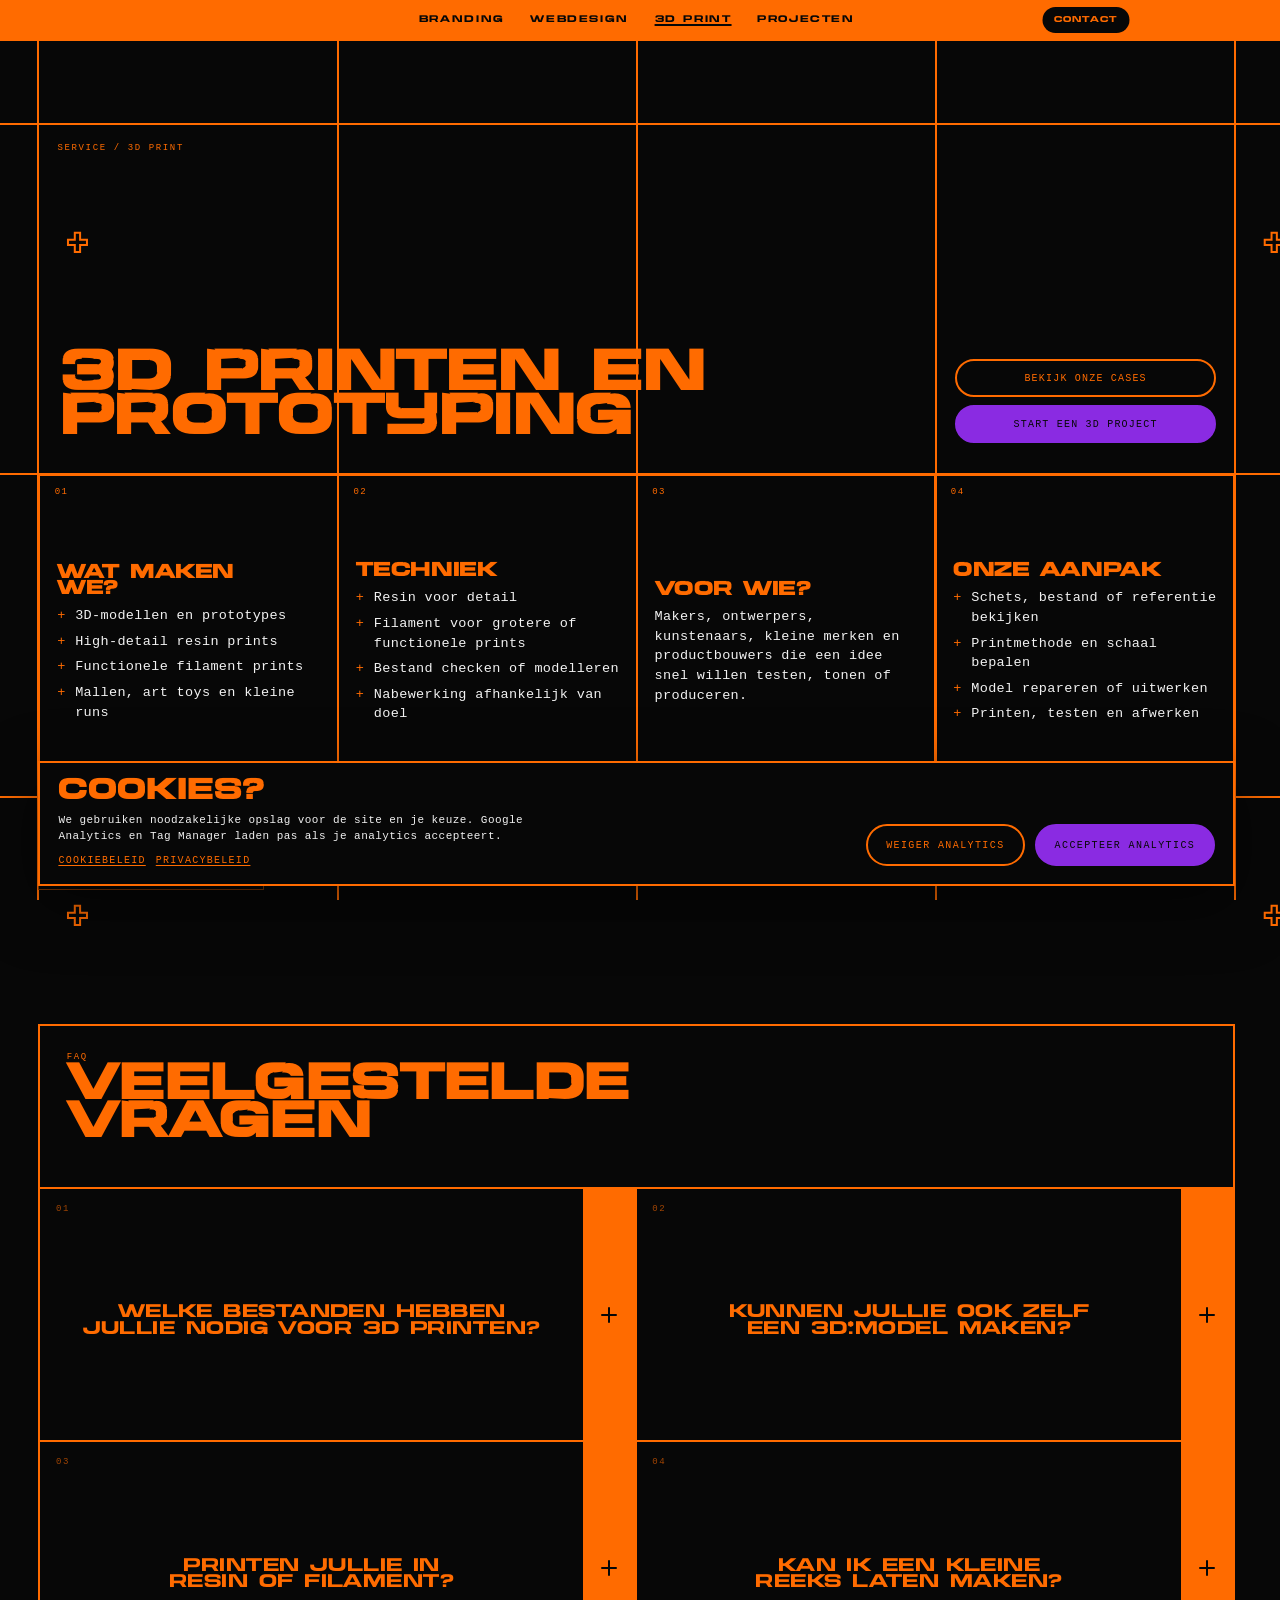
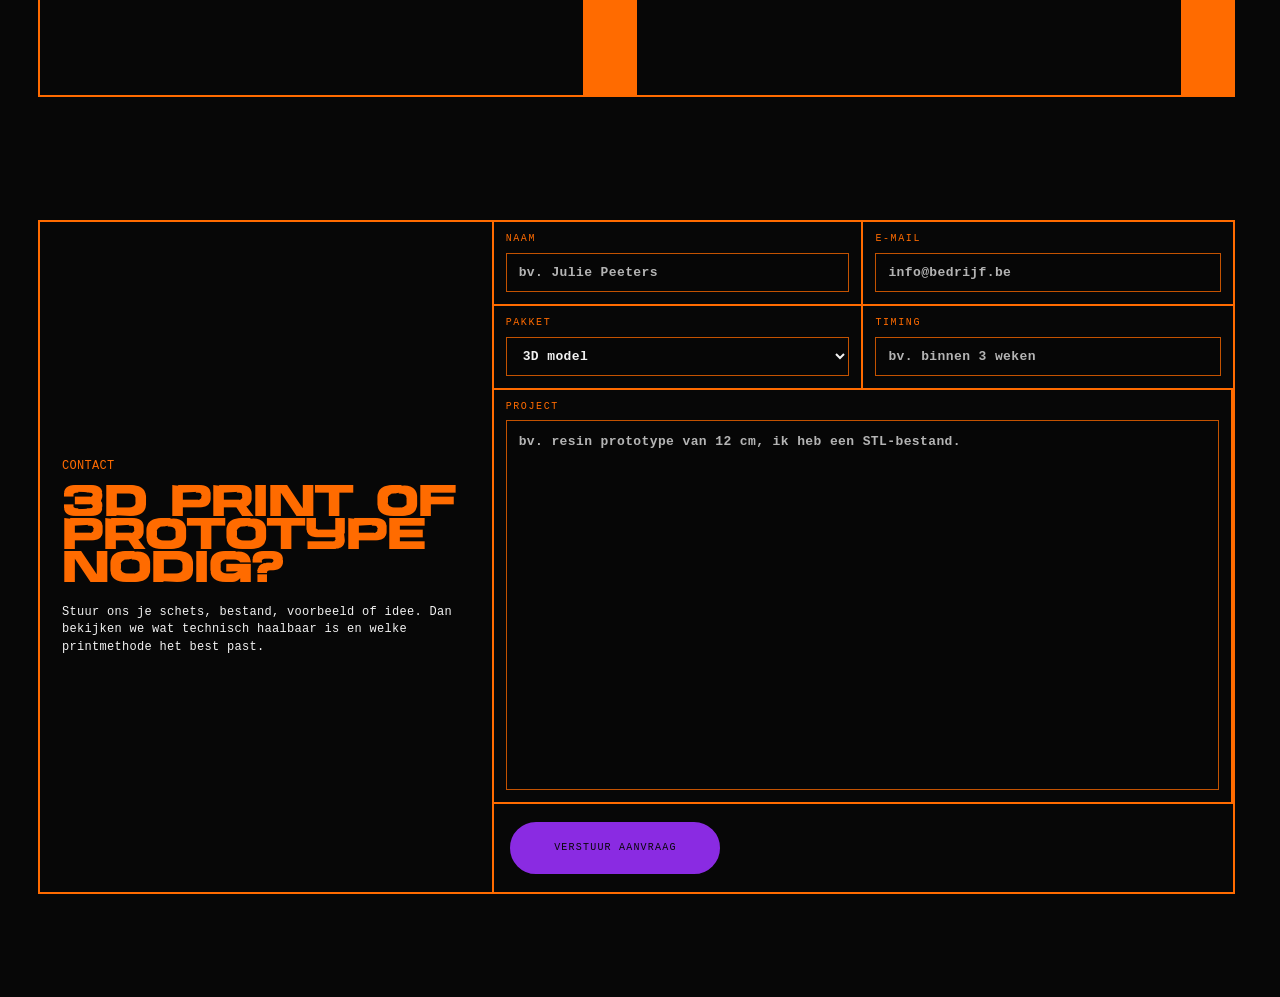
<file: services/3d-printen-aalst/index.html>
<!doctype html>
<html lang="nl-BE" data-theme="lab">
  <head>
    <meta charset="UTF-8" />
    <meta name="viewport" content="width=device-width, initial-scale=1.0" />
    <title>3D printen | 3D design, prototyping en resin prints</title>
    <meta
      name="description"
      content="OddUnit Studio helpt met 3D printen, 3D modelling, resin prints, filament prints, prototypes, mallen en kleine productieruns voor klanten in België."
    />
    <link
      rel="canonical"
      href="https://oddunit.be/services/3d-printen-aalst/"
    />
    <link rel="icon" href="/favicon.ico" sizes="any" />
    <link
      rel="icon"
      type="image/png"
      sizes="512x512"
      href="/favicon-512x512.png"
    />
    <link rel="icon" type="image/png" sizes="32x32" href="/favicon-32x32.png" />
    <link rel="icon" type="image/png" sizes="16x16" href="/favicon-16x16.png" />
    <link rel="apple-touch-icon" sizes="180x180" href="/apple-touch-icon.png" />
    <meta
      property="og:title"
      content="3D printen | 3D design, prototyping en resin prints"
    />
    <meta
      property="og:description"
      content="3D modelling, resin prints, filament prints, prototypes, mallen en kleine productieruns door OddUnit Studio."
    />
    <meta property="og:type" content="website" />
    <meta
      property="og:url"
      content="https://oddunit.be/services/3d-printen-aalst/"
    />
    <meta property="og:site_name" content="OddUnit Studio" />
    <meta property="og:image" content="https://oddunit.be/og-image.jpg" />
    <meta property="og:image:type" content="image/jpeg" />
    <meta property="og:image:width" content="1200" />
    <meta property="og:image:height" content="630" />
    <meta
      property="og:image:alt"
      content="ODD UNIT Studio logo op oranje achtergrond"
    />
    <meta name="twitter:card" content="summary_large_image" />
    <meta
      name="twitter:title"
      content="3D printen | 3D design, prototyping en resin prints"
    />
    <meta
      name="twitter:description"
      content="3D modelling, resin prints, filament prints, prototypes, mallen en kleine productieruns door OddUnit Studio."
    />
    <meta name="twitter:image" content="https://oddunit.be/og-image.jpg" />
    <meta
      name="twitter:image:alt"
      content="ODD UNIT Studio logo op oranje achtergrond"
    />
    <script type="application/ld+json">
      {
        "@context": "https://schema.org",
        "@graph": [
          {
            "@type": "Service",
            "@id": "https://oddunit.be/services/3d-printen-aalst/#service",
            "name": "3D printen en prototyping",
            "serviceType": "3D modelling, 3D printing en prototyping",
            "provider": {
              "@type": "ProfessionalService",
              "name": "OddUnit Studio",
              "url": "https://oddunit.be/"
            },
            "areaServed": ["Aalst", "Oost-Vlaanderen", "België"],
            "description": "OddUnit Studio maakt 3D-modellen, resin prints, filament prints, mallen, prototypes en kleine productieruns."
          },
          {
            "@type": "FAQPage",
            "@id": "https://oddunit.be/services/3d-printen-aalst/#faq",
            "mainEntity": [
              {
                "@type": "Question",
                "name": "Welke bestanden hebben jullie nodig voor 3D printen?",
                "acceptedAnswer": {
                  "@type": "Answer",
                  "text": "STL, OBJ of 3MF bestanden zijn handig. Als je nog geen bestand hebt, kunnen we vertrekken van schetsen, referenties, foto's of technische afmetingen."
                }
              },
              {
                "@type": "Question",
                "name": "Kunnen jullie ook zelf een 3D-model maken?",
                "acceptedAnswer": {
                  "@type": "Answer",
                  "text": "Ja. We kunnen een 3D-model uitwerken voor prototypes, art toys, visuele objecten, mallen of functionele onderdelen."
                }
              },
              {
                "@type": "Question",
                "name": "Printen jullie in resin of filament?",
                "acceptedAnswer": {
                  "@type": "Answer",
                  "text": "We bekijken per project welke methode past. Resin is sterk voor detail, filament is vaak interessant voor functionele prints en grotere prototypes."
                }
              },
              {
                "@type": "Question",
                "name": "Kan ik een kleine reeks laten maken?",
                "acceptedAnswer": {
                  "@type": "Answer",
                  "text": "Ja. We kunnen kleine reeksen, testprints, art toy batches of prototype-runs bekijken afhankelijk van formaat, materiaal en afwerking."
                }
              }
            ]
          }
        ]
      }
    </script>
    <link rel="stylesheet" href="/style.css" />
    <link
      rel="stylesheet"
      href="/services/service-pages.css"
    />
    <script defer src="/cookie-consent.js"></script>
  </head>

  <body class="service-page">
    <header class="topbar" aria-hidden="false">
      <a
        class="logo-mount"
        id="logoMount"
        href="/"
        aria-label="Ga naar home"
      ></a>
      <div class="nav-rail">
        <nav class="nav-links" aria-label="Primary">
          <a href="/services/branding-aalst/">BRANDING</a>
          <a href="/services/webdesign-aalst/">WEBDESIGN</a>
          <a href="/services/3d-printen-aalst/" aria-current="page">3D PRINT</a>
          <a href="/cases/">PROJECTEN</a>
        </nav>
      </div>

      <a class="contact-pill" href="#contact">
        <span class="contact-pill__label">CONTACT</span>
      </a>

      <button
        class="menu-toggle"
        id="menuToggle"
        type="button"
        aria-label="Open menu"
        aria-controls="mobileMenu"
        aria-expanded="false"
      >
        <span></span>
        <span></span>
        <span></span>
      </button>

      <div
        class="mobile-menu-backdrop"
        id="mobileMenuBackdrop"
        aria-hidden="true"
      ></div>

      <nav
        class="mobile-menu"
        id="mobileMenu"
        aria-label="Mobile navigation"
        aria-hidden="true"
      >
        <a href="/services/branding-aalst/">BRANDING</a>
        <a href="/services/webdesign-aalst/">WEBDESIGN</a>
        <a href="/services/3d-printen-aalst/" aria-current="page">3D PRINT</a>
        <a href="/cases/">PROJECTEN</a>
        <a href="#contact">CONTACT</a>
      </nav>
    </header>

    <img
      class="logo logo-float"
      id="brandLogo"
      src="/assets/images/logos/logo-black.svg"
      alt="ODD UNIT"
      decoding="async"
      fetchpriority="high"
      style="opacity: 0"
    />

    <main class="service-main">
      <section class="service-hero service-hero--print">
        <div class="service-frame">
          <span class="service-plus service-plus--tl" aria-hidden="true"
            >+</span
          >
          <span class="service-plus service-plus--tr" aria-hidden="true"
            >+</span
          >
          <span class="service-plus service-plus--bl" aria-hidden="true"
            >+</span
          >
          <span class="service-plus service-plus--br" aria-hidden="true"
            >+</span
          >
          <p class="service-kicker">SERVICE / 3D PRINT</p>
          <h1>3D printen en prototyping</h1>
          <div class="service-hero__copy">
            <div class="service-actions">
              <a class="service-link service-link--outline" href="/cases/"
                >BEKIJK ONZE CASES</a
              >
              <a class="service-link service-link--primary" href="#contact"
                >START EEN 3D PROJECT</a
              >
            </div>
          </div>
        </div>
      </section>

      <section class="service-grid" aria-label="3D print overzicht">
        <article class="service-section service-section--intro">
          <div class="service-section__number">01</div>
          <div class="service-section__content">
            <h2>Wat maken we?</h2>
            <ul class="service-list">
              <li>3D-modellen en prototypes</li>
              <li>High-detail resin prints</li>
              <li>Functionele filament prints</li>
              <li>Mallen, art toys en kleine runs</li>
            </ul>
          </div>
          <div class="service-section__strip" aria-hidden="true">
            <span class="module-icon service-section__icon"></span>
          </div>
        </article>

        <article class="service-section">
          <div class="service-section__number">02</div>
          <div class="service-section__content">
            <h2>Techniek</h2>
            <ul class="service-list">
              <li>Resin voor detail</li>
              <li>Filament voor grotere of functionele prints</li>
              <li>Bestand checken of modelleren</li>
              <li>Nabewerking afhankelijk van doel</li>
            </ul>
          </div>
          <div class="service-section__strip" aria-hidden="true">
            <span class="module-icon service-section__icon"></span>
          </div>
        </article>

        <article class="service-section">
          <div class="service-section__number">03</div>
          <div class="service-section__content">
            <h2>Voor wie?</h2>
            <p>
              Makers, ontwerpers, kunstenaars, kleine merken en productbouwers
              die een idee snel willen testen, tonen of produceren.
            </p>
          </div>
          <div class="service-section__strip" aria-hidden="true">
            <span class="module-icon service-section__icon"></span>
          </div>
        </article>

        <article class="service-section">
          <div class="service-section__number">04</div>
          <div class="service-section__content">
            <h2>Onze aanpak</h2>
            <ul class="service-list">
              <li>Schets, bestand of referentie bekijken</li>
              <li>Printmethode en schaal bepalen</li>
              <li>Model repareren of uitwerken</li>
              <li>Printen, testen en afwerken</li>
            </ul>
          </div>
          <div class="service-section__strip" aria-hidden="true">
            <span class="module-icon service-section__icon"></span>
          </div>
        </article>
      </section>

      <section id="faq" class="service-faq" aria-labelledby="printFaq">
        <div class="service-section__content">
          <p class="service-kicker service-faq__kicker">FAQ</p>
          <h2 id="printFaq">Veelgestelde vragen</h2>
          <div class="service-faq__grid">
            <article class="faq-item">
              <button class="faq-question" type="button" aria-expanded="false">
                <span class="faq-question__text"
                  >Welke bestanden hebben jullie nodig voor 3D printen?</span
                >
                <span class="faq-question__strip" aria-hidden="true">
                  <span class="module-icon faq-icon"></span>
                </span>
              </button>
              <div class="faq-answer">
                STL, OBJ of 3MF is ideaal. Heb je dat nog niet, dan kunnen we
                vertrekken van schetsen, foto's, referenties of afmetingen.
              </div>
            </article>
            <article class="faq-item">
              <button class="faq-question" type="button" aria-expanded="false">
                <span class="faq-question__text"
                  >Kunnen jullie ook zelf een 3D-model maken?</span
                >
                <span class="faq-question__strip" aria-hidden="true">
                  <span class="module-icon faq-icon"></span>
                </span>
              </button>
              <div class="faq-answer">
                Ja. We kunnen modelleren voor prototypes, visuele objecten, art
                toys, mallen, onderdelen of presentatiemodellen.
              </div>
            </article>
            <article class="faq-item">
              <button class="faq-question" type="button" aria-expanded="false">
                <span class="faq-question__text"
                  >Printen jullie in resin of filament?</span
                >
                <span class="faq-question__strip" aria-hidden="true">
                  <span class="module-icon faq-icon"></span>
                </span>
              </button>
              <div class="faq-answer">
                We bekijken per project wat past. Resin is sterk in detail,
                filament is vaak nuttig voor grotere of functionele prints.
              </div>
            </article>
            <article class="faq-item">
              <button class="faq-question" type="button" aria-expanded="false">
                <span class="faq-question__text"
                  >Kan ik een kleine reeks laten maken?</span
                >
                <span class="faq-question__strip" aria-hidden="true">
                  <span class="module-icon faq-icon"></span>
                </span>
              </button>
              <div class="faq-answer">
                Ja. Kleine reeksen, testprints en beperkte drops zijn mogelijk
                afhankelijk van formaat, materiaal, timing en afwerking.
              </div>
            </article>
          </div>
        </div>
      </section>

      <section
        class="service-cta service-cta--contact-form"
        id="contact"
        aria-labelledby="printContact"
      >
        <div class="service-cta__copy">
          <p class="service-kicker">CONTACT</p>
          <h2 id="printContact">3D print of prototype nodig?</h2>
          <p>
            Stuur ons je schets, bestand, voorbeeld of idee. Dan bekijken we wat
            technisch haalbaar is en welke printmethode het best past.
          </p>
          <p class="service-contact-status" data-contact-status hidden>
            Merci, je aanvraag is verzonden. We nemen snel contact op.
          </p>
        </div>
        <form
          class="service-contact-form"
          id="printContactForm"
          action="https://formsubmit.co/info@oddunit.be"
          method="POST"
        >
          <input
            type="hidden"
            name="_subject"
            value="Nieuwe 3D aanvraag via OddUnit"
          />
          <input type="hidden" name="_captcha" value="false" />
          <input type="hidden" name="_template" value="table" />
          <input
            type="hidden"
            name="_next"
            value="https://oddunit.be/services/3d-printen-aalst/?contact=sent#contact"
          />
          <input
            class="service-contact-form__honey"
            type="text"
            name="_honey"
            tabindex="-1"
            autocomplete="off"
          />
          <div class="service-contact-form__cell service-contact-form__cell--identity">
            <label>
              <span>Naam</span>
              <input
                type="text"
                name="naam"
                autocomplete="name"
                placeholder="bv. Julie Peeters"
                required
              />
            </label>
            <label>
              <span>E-mail</span>
              <input
                type="email"
                name="email"
                autocomplete="email"
                placeholder="info@bedrijf.be"
                required
              />
            </label>
          </div>
          <div class="service-contact-form__cell service-contact-form__cell--details">
            <label>
              <span>Pakket</span>
              <select name="pakket" required>
                <option value="3D model">3D model</option>
                <option value="Resin print">Resin print</option>
                <option value="Prototype">Prototype</option>
                <option value="Kleine reeks">Kleine reeks</option>
              </select>
            </label>
            <label>
              <span>Timing</span>
              <input
                type="text"
                name="timing"
                autocomplete="off"
                placeholder="bv. binnen 3 weken"
              />
            </label>
          </div>
          <label class="service-contact-form__wide service-contact-form__project">
            <span>Project</span>
            <textarea
              name="bericht"
              rows="5"
              placeholder="bv. resin prototype van 12 cm, ik heb een STL-bestand."
              required
            ></textarea>
          </label>
          <div class="service-contact-form__cell service-contact-form__cell--submit">
            <button
              class="service-pill service-contact-form__submit"
              type="submit"
            >
              VERSTUUR AANVRAAG
            </button>
          </div>
        </form>
      </section>
      <a class="service-scroll service-scroll--hero" href="#faq"
        >SCROLL VERDER</a
      >
      <a class="service-scroll service-scroll--faq" href="#contact"
        >SCROLL VERDER</a
      >
    </main>

    <script type="module" src="/main.js"></script>
  </body>
</html>
</file>
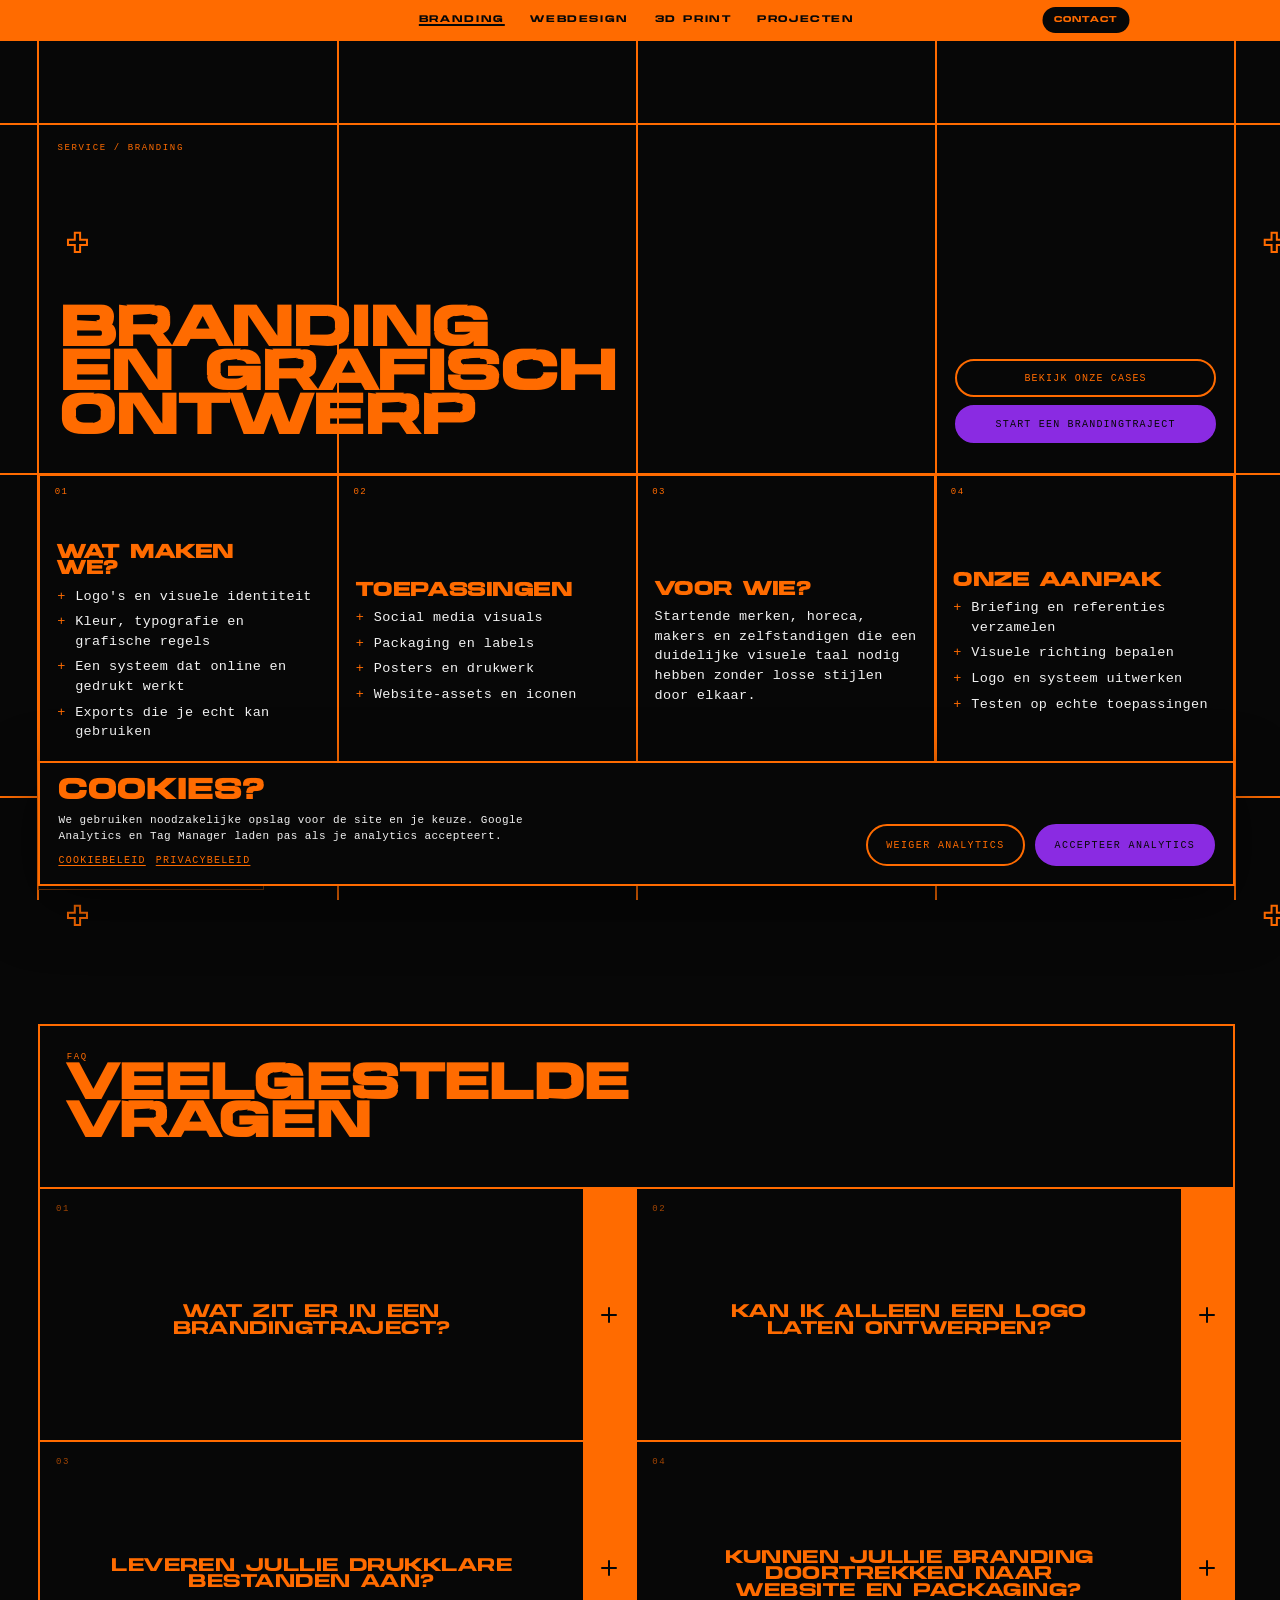
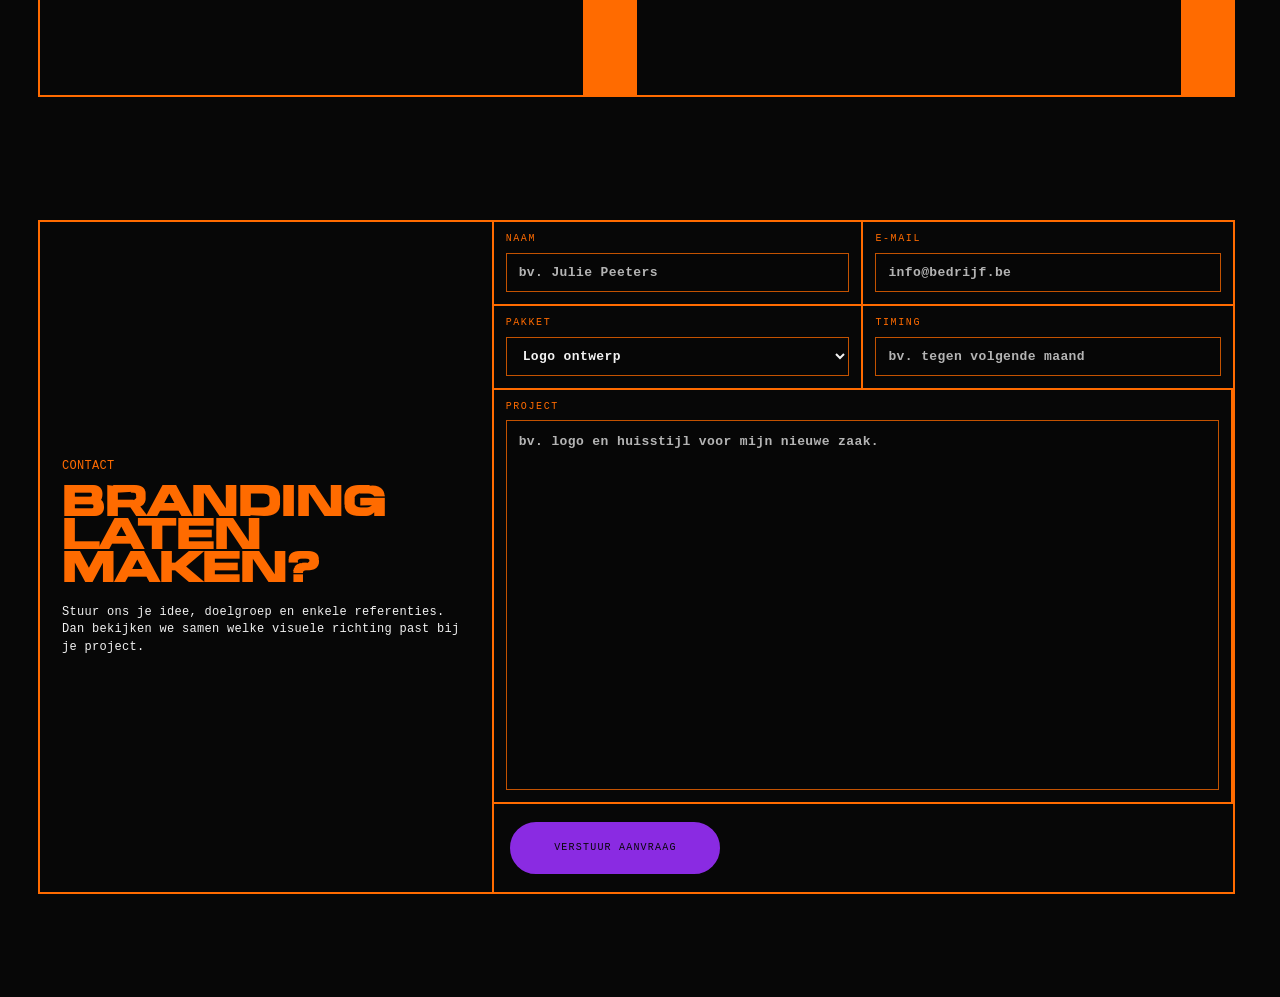
<file: services/branding-aalst/index.html>
<!doctype html>
<html lang="nl-BE" data-theme="lab">
  <head>
    <meta charset="UTF-8" />
    <meta name="viewport" content="width=device-width, initial-scale=1.0" />
    <title>Branding | Logo, huisstijl en visuele identiteit</title>
    <meta
      name="description"
      content="OddUnit Studio helpt merken, makers en zelfstandigen met branding : logo ontwerp, huisstijl, packaging, social visuals en visuele identiteit."
    />
    <link rel="canonical" href="https://oddunit.be/services/branding-aalst/" />
    <link rel="icon" href="/favicon.ico" sizes="any" />
    <link
      rel="icon"
      type="image/png"
      sizes="512x512"
      href="/favicon-512x512.png"
    />
    <link rel="icon" type="image/png" sizes="32x32" href="/favicon-32x32.png" />
    <link rel="icon" type="image/png" sizes="16x16" href="/favicon-16x16.png" />
    <link rel="apple-touch-icon" sizes="180x180" href="/apple-touch-icon.png" />
    <meta
      property="og:title"
      content="Branding | Logo, huisstijl en visuele identiteit"
    />
    <meta
      property="og:description"
      content="Logo ontwerp, huisstijl, packaging, social visuals en visuele identiteit door OddUnit Studio."
    />
    <meta property="og:type" content="website" />
    <meta
      property="og:url"
      content="https://oddunit.be/services/branding-aalst/"
    />
    <meta property="og:site_name" content="OddUnit Studio" />
    <meta property="og:image" content="https://oddunit.be/og-image.jpg" />
    <meta property="og:image:type" content="image/jpeg" />
    <meta property="og:image:width" content="1200" />
    <meta property="og:image:height" content="630" />
    <meta
      property="og:image:alt"
      content="ODD UNIT Studio logo op oranje achtergrond"
    />
    <meta name="twitter:card" content="summary_large_image" />
    <meta
      name="twitter:title"
      content="Branding | Logo, huisstijl en visuele identiteit"
    />
    <meta
      name="twitter:description"
      content="Logo ontwerp, huisstijl, packaging, social visuals en visuele identiteit door OddUnit Studio."
    />
    <meta name="twitter:image" content="https://oddunit.be/og-image.jpg" />
    <meta
      name="twitter:image:alt"
      content="ODD UNIT Studio logo op oranje achtergrond"
    />
    <script type="application/ld+json">
      {
        "@context": "https://schema.org",
        "@graph": [
          {
            "@type": "Service",
            "@id": "https://oddunit.be/services/branding-aalst/#service",
            "name": "Branding en grafisch ontwerp",
            "serviceType": "Branding, logo ontwerp en visuele identiteit",
            "provider": {
              "@type": "ProfessionalService",
              "name": "OddUnit Studio",
              "url": "https://oddunit.be/"
            },
            "areaServed": ["Aalst", "Oost-Vlaanderen", "België"],
            "description": "OddUnit Studio ontwikkelt logo's, huisstijlen, packaging, social visuals en visuele identiteiten voor merken, makers en zelfstandigen."
          },
          {
            "@type": "FAQPage",
            "@id": "https://oddunit.be/services/branding-aalst/#faq",
            "mainEntity": [
              {
                "@type": "Question",
                "name": "Wat zit er in een brandingtraject?",
                "acceptedAnswer": {
                  "@type": "Answer",
                  "text": "Een brandingtraject kan bestaan uit strategie, visuele richting, logo ontwerp, typografie, kleuren, grafische systemen, toepassingen en bestanden voor digitaal of drukwerk."
                }
              },
              {
                "@type": "Question",
                "name": "Kan ik alleen een logo laten ontwerpen?",
                "acceptedAnswer": {
                  "@type": "Answer",
                  "text": "Ja, dat kan. We bekijken wel altijd waar het logo gebruikt wordt, zodat het technisch en visueel bruikbaar blijft."
                }
              },
              {
                "@type": "Question",
                "name": "Leveren jullie drukklare bestanden aan?",
                "acceptedAnswer": {
                  "@type": "Answer",
                  "text": "Ja. We leveren bestanden aan voor drukwerk, digitale toepassingen, socials, packaging of verdere productie wanneer dat binnen de scope valt."
                }
              },
              {
                "@type": "Question",
                "name": "Kunnen jullie branding doortrekken naar website en packaging?",
                "acceptedAnswer": {
                  "@type": "Answer",
                  "text": "Ja. OddUnit kan branding vertalen naar webdesign, social visuals, packaging, labels, drukwerk en tastbare merkdragers."
                }
              }
            ]
          }
        ]
      }
    </script>
    <link
      rel="stylesheet"
      href="/style.css"
    />
    <link
      rel="stylesheet"
      href="/services/service-pages.css"
    />
    <script defer src="/cookie-consent.js"></script>
  </head>

  <body class="service-page">
    <header class="topbar" aria-hidden="false">
      <a
        class="logo-mount"
        id="logoMount"
        href="/"
        aria-label="Ga naar home"
      ></a>
      <div class="nav-rail">
        <nav class="nav-links" aria-label="Primary">
          <a href="/services/branding-aalst/" aria-current="page">BRANDING</a>
          <a href="/services/webdesign-aalst/">WEBDESIGN</a>
          <a href="/services/3d-printen-aalst/">3D PRINT</a>
          <a href="/cases/">PROJECTEN</a>
        </nav>
      </div>

      <a class="contact-pill" href="#contact">
        <span class="contact-pill__label">CONTACT</span>
      </a>

      <button
        class="menu-toggle"
        id="menuToggle"
        type="button"
        aria-label="Open menu"
        aria-controls="mobileMenu"
        aria-expanded="false"
      >
        <span></span>
        <span></span>
        <span></span>
      </button>

      <div
        class="mobile-menu-backdrop"
        id="mobileMenuBackdrop"
        aria-hidden="true"
      ></div>

      <nav
        class="mobile-menu"
        id="mobileMenu"
        aria-label="Mobile navigation"
        aria-hidden="true"
      >
        <a href="/services/branding-aalst/" aria-current="page">BRANDING</a>
        <a href="/services/webdesign-aalst/">WEBDESIGN</a>
        <a href="/services/3d-printen-aalst/">3D PRINT</a>
        <a href="/cases/">PROJECTEN</a>
        <a href="#contact">CONTACT</a>
      </nav>
    </header>

    <img
      class="logo logo-float"
      id="brandLogo"
      src="/assets/images/logos/logo-black.svg"
      alt="ODD UNIT"
      decoding="async"
      fetchpriority="high"
      style="opacity: 0"
    />

    <main class="service-main">
      <section class="service-hero service-hero--branding">
        <div class="service-frame">
          <span class="service-plus service-plus--tl" aria-hidden="true"
            >+</span
          >
          <span class="service-plus service-plus--tr" aria-hidden="true"
            >+</span
          >
          <span class="service-plus service-plus--bl" aria-hidden="true"
            >+</span
          >
          <span class="service-plus service-plus--br" aria-hidden="true"
            >+</span
          >
          <p class="service-kicker">SERVICE / BRANDING</p>
          <h1>Branding en grafisch ontwerp</h1>
          <div class="service-hero__copy">
            <div class="service-actions">
              <a class="service-link service-link--outline" href="/cases/"
                >BEKIJK ONZE CASES</a
              >
              <a class="service-link service-link--primary" href="#contact"
                >START EEN BRANDINGTRAJECT</a
              >
            </div>
          </div>
        </div>
      </section>

      <section class="service-grid" aria-label="Branding overzicht">
        <article class="service-section service-section--intro">
          <div class="service-section__number">01</div>
          <div class="service-section__content">
            <h2>Wat maken we?</h2>
            <ul class="service-list">
              <li>Logo's en visuele identiteit</li>
              <li>Kleur, typografie en grafische regels</li>
              <li>Een systeem dat online en gedrukt werkt</li>
              <li>Exports die je echt kan gebruiken</li>
            </ul>
          </div>
          <div class="service-section__strip" aria-hidden="true">
            <span class="module-icon service-section__icon"></span>
          </div>
        </article>

        <article class="service-section">
          <div class="service-section__number">02</div>
          <div class="service-section__content">
            <h2>Toepassingen</h2>
            <ul class="service-list">
              <li>Social media visuals</li>
              <li>Packaging en labels</li>
              <li>Posters en drukwerk</li>
              <li>Website-assets en iconen</li>
            </ul>
          </div>
          <div class="service-section__strip" aria-hidden="true">
            <span class="module-icon service-section__icon"></span>
          </div>
        </article>

        <article class="service-section">
          <div class="service-section__number">03</div>
          <div class="service-section__content">
            <h2>Voor wie?</h2>
            <p>
              Startende merken, horeca, makers en zelfstandigen die een
              duidelijke visuele taal nodig hebben zonder losse stijlen door
              elkaar.
            </p>
          </div>
          <div class="service-section__strip" aria-hidden="true">
            <span class="module-icon service-section__icon"></span>
          </div>
        </article>

        <article class="service-section">
          <div class="service-section__number">04</div>
          <div class="service-section__content">
            <h2>Onze aanpak</h2>
            <ul class="service-list">
              <li>Briefing en referenties verzamelen</li>
              <li>Visuele richting bepalen</li>
              <li>Logo en systeem uitwerken</li>
              <li>Testen op echte toepassingen</li>
            </ul>
          </div>
          <div class="service-section__strip" aria-hidden="true">
            <span class="module-icon service-section__icon"></span>
          </div>
        </article>
      </section>

      <section id="faq" class="service-faq" aria-labelledby="brandingFaq">
        <div class="service-section__content">
          <p class="service-kicker service-faq__kicker">FAQ</p>
          <h2 id="brandingFaq">Veelgestelde vragen</h2>
          <div class="service-faq__grid">
            <article class="faq-item">
              <button class="faq-question" type="button" aria-expanded="false">
                <span class="faq-question__text"
                  >Wat zit er in een brandingtraject?</span
                >
                <span class="faq-question__strip" aria-hidden="true">
                  <span class="module-icon faq-icon"></span>
                </span>
              </button>
              <div class="faq-answer">
                Dat hangt af van de scope, maar vaak gaat het om logo,
                typografie, kleur, visuele regels, toepassingen en exports.
              </div>
            </article>
            <article class="faq-item">
              <button class="faq-question" type="button" aria-expanded="false">
                <span class="faq-question__text"
                  >Kan ik alleen een logo laten ontwerpen?</span
                >
                <span class="faq-question__strip" aria-hidden="true">
                  <span class="module-icon faq-icon"></span>
                </span>
              </button>
              <div class="faq-answer">
                Ja. We bekijken wel altijd de context, zodat het logo bruikbaar
                is op digitaal, drukwerk en eventuele latere toepassingen.
              </div>
            </article>
            <article class="faq-item">
              <button class="faq-question" type="button" aria-expanded="false">
                <span class="faq-question__text"
                  >Leveren jullie drukklare bestanden aan?</span
                >
                <span class="faq-question__strip" aria-hidden="true">
                  <span class="module-icon faq-icon"></span>
                </span>
              </button>
              <div class="faq-answer">
                Ja. Wanneer drukwerk of packaging binnen de scope valt, leveren
                we bestanden aan die klaar zijn voor verdere productie.
              </div>
            </article>
            <article class="faq-item">
              <button class="faq-question" type="button" aria-expanded="false">
                <span class="faq-question__text"
                  >Kunnen jullie branding doortrekken naar website en
                  packaging?</span
                >
                <span class="faq-question__strip" aria-hidden="true">
                  <span class="module-icon faq-icon"></span>
                </span>
              </button>
              <div class="faq-answer">
                Ja. We kunnen dezelfde visuele identiteit vertalen naar
                webdesign, social visuals, packaging, labels en drukwerk.
              </div>
            </article>
          </div>
        </div>
      </section>

      <section
        class="service-cta service-cta--contact-form"
        id="contact"
        aria-labelledby="brandingContact"
      >
        <div class="service-cta__copy">
          <p class="service-kicker">CONTACT</p>
          <h2 id="brandingContact">Branding laten maken?</h2>
          <p>
            Stuur ons je idee, doelgroep en enkele referenties. Dan bekijken we
            samen welke visuele richting past bij je project.
          </p>
          <p class="service-contact-status" data-contact-status hidden>
            Merci, je aanvraag is verzonden. We nemen snel contact op.
          </p>
        </div>
        <form
          class="service-contact-form"
          id="brandingContactForm"
          action="https://formsubmit.co/info@oddunit.be"
          method="POST"
        >
          <input
            type="hidden"
            name="_subject"
            value="Nieuwe branding aanvraag via OddUnit"
          />
          <input type="hidden" name="_captcha" value="false" />
          <input type="hidden" name="_template" value="table" />
          <input
            type="hidden"
            name="_next"
            value="https://oddunit.be/services/branding-aalst/?contact=sent#contact"
          />
          <input
            class="service-contact-form__honey"
            type="text"
            name="_honey"
            tabindex="-1"
            autocomplete="off"
          />
          <div
            class="service-contact-form__cell service-contact-form__cell--identity"
          >
            <label>
              <span>Naam</span>
              <input
                type="text"
                name="naam"
                autocomplete="name"
                placeholder="bv. Julie Peeters"
                required
              />
            </label>
            <label>
              <span>E-mail</span>
              <input
                type="email"
                name="email"
                autocomplete="email"
                placeholder="info@bedrijf.be"
                required
              />
            </label>
          </div>
          <div
            class="service-contact-form__cell service-contact-form__cell--details"
          >
            <label>
              <span>Pakket</span>
              <select name="pakket" required>
                <option value="Logo ontwerp">Logo ontwerp</option>
                <option value="Visuele identiteit">Visuele identiteit</option>
                <option value="Packaging of labels">Packaging of labels</option>
                <option value="Branding + website">Branding + website</option>
              </select>
            </label>
            <label>
              <span>Timing</span>
              <input
                type="text"
                name="timing"
                autocomplete="off"
                placeholder="bv. tegen volgende maand"
              />
            </label>
          </div>
          <label
            class="service-contact-form__wide service-contact-form__project"
          >
            <span>Project</span>
            <textarea
              name="bericht"
              rows="5"
              placeholder="bv. logo en huisstijl voor mijn nieuwe zaak."
              required
            ></textarea>
          </label>
          <div
            class="service-contact-form__cell service-contact-form__cell--submit"
          >
            <button
              class="service-pill service-contact-form__submit"
              type="submit"
            >
              VERSTUUR AANVRAAG
            </button>
          </div>
        </form>
      </section>
      <a class="service-scroll service-scroll--hero" href="#faq"
        >SCROLL VERDER</a
      >
      <a class="service-scroll service-scroll--faq" href="#contact"
        >SCROLL VERDER</a
      >
    </main>

    <script
      type="module"
      src="/main.js"
    ></script>
  </body>
</html>
</file>
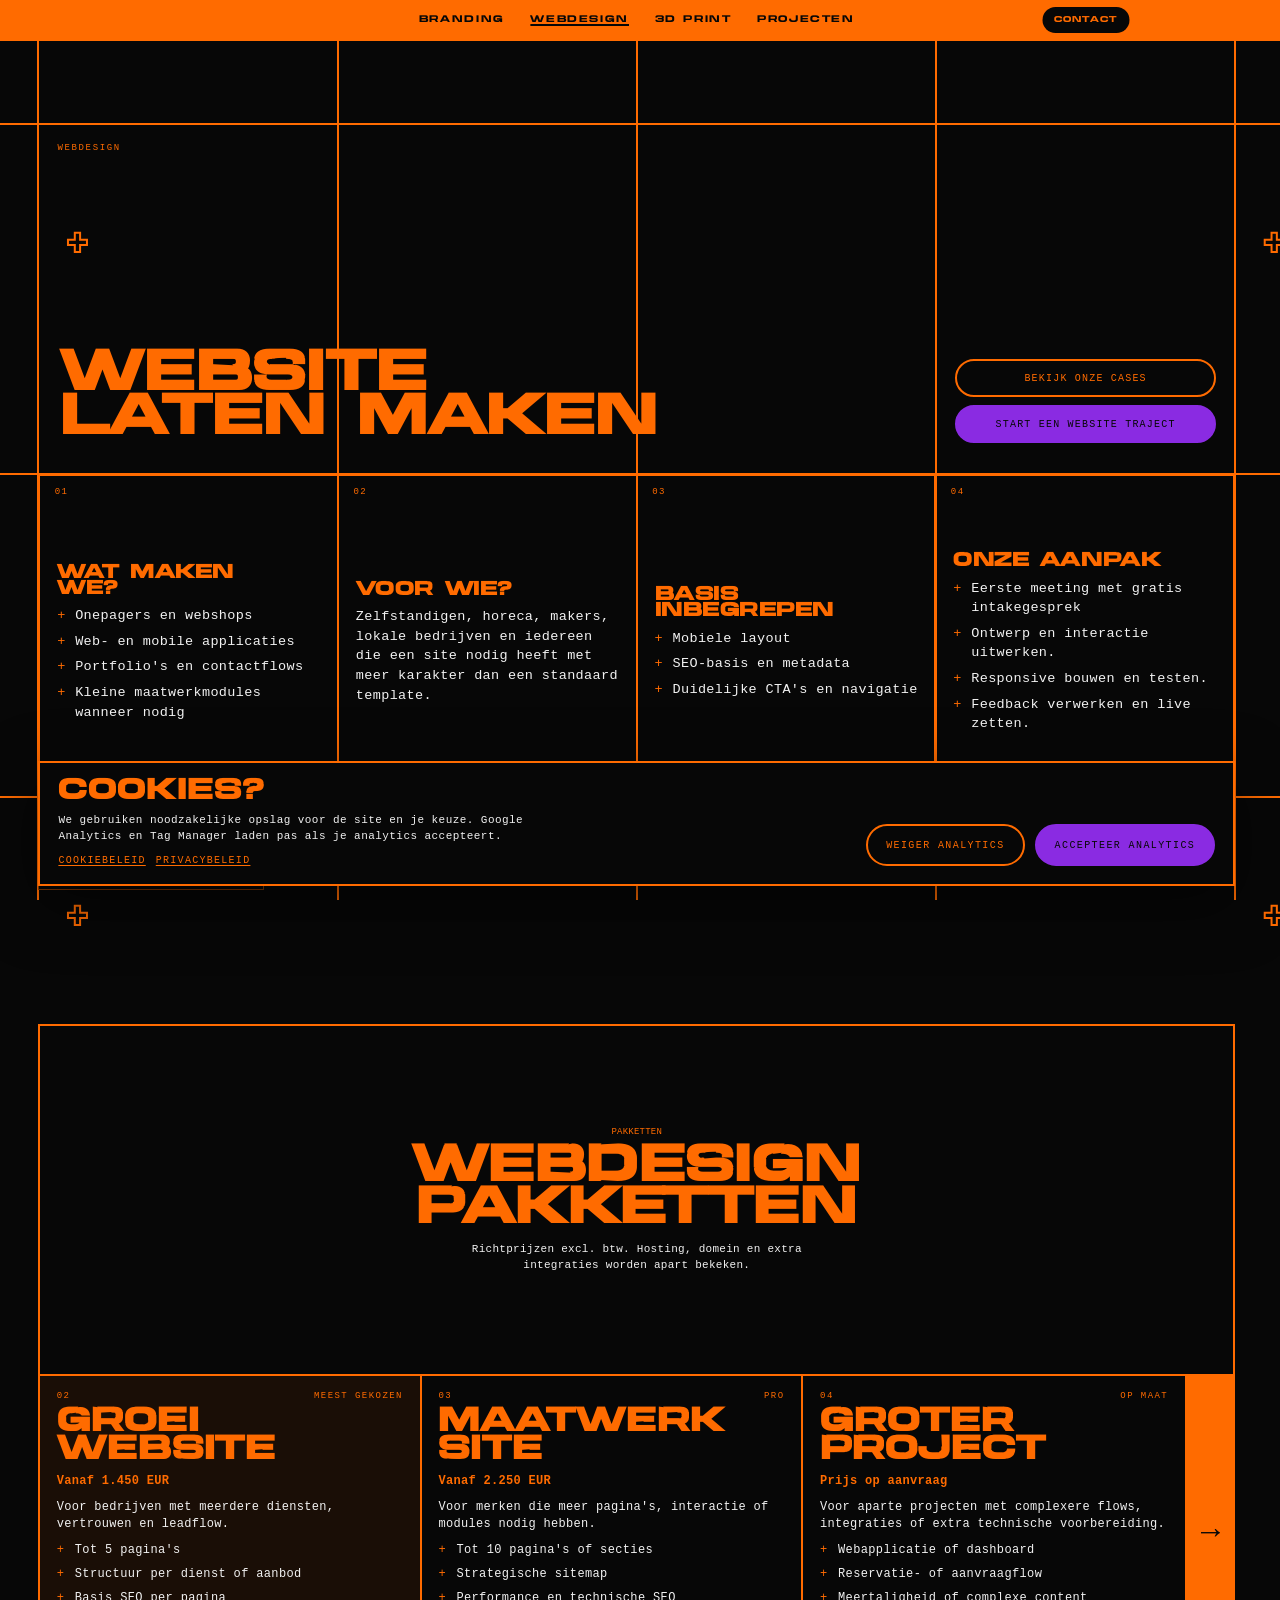
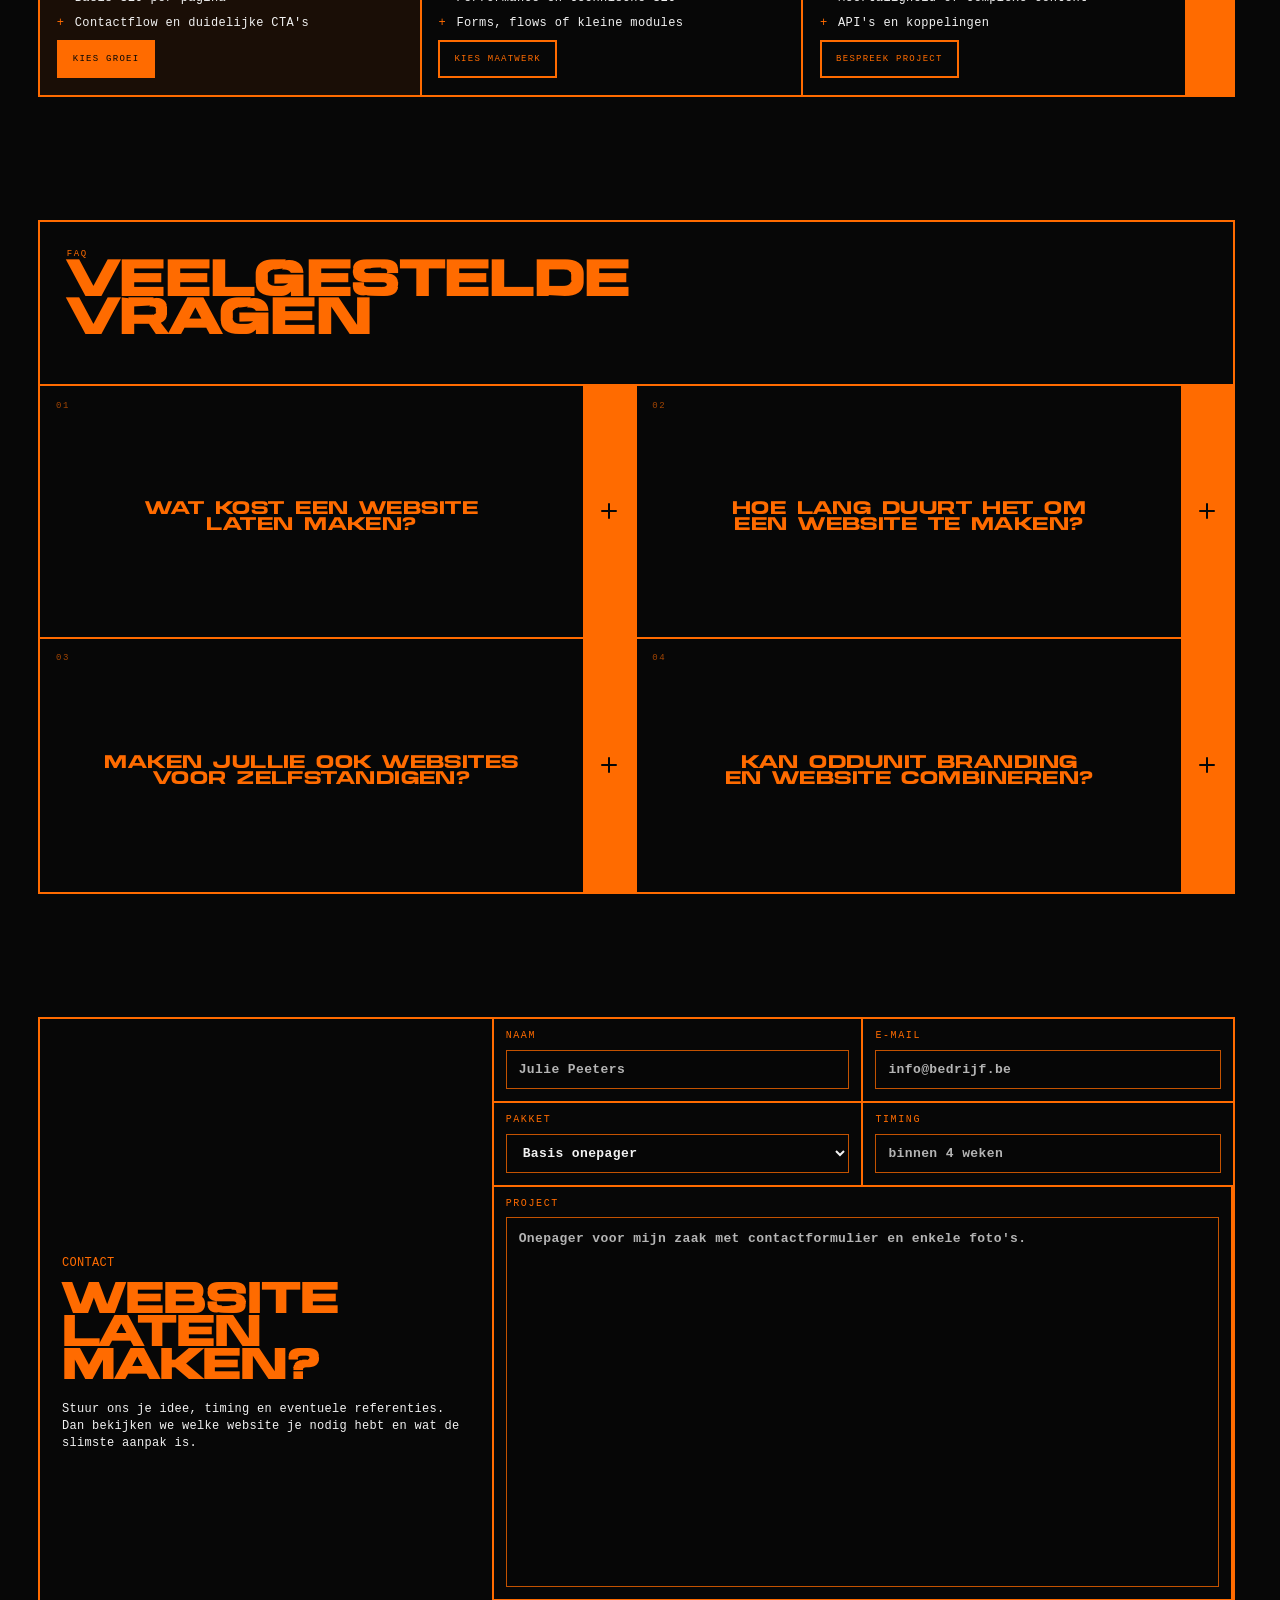
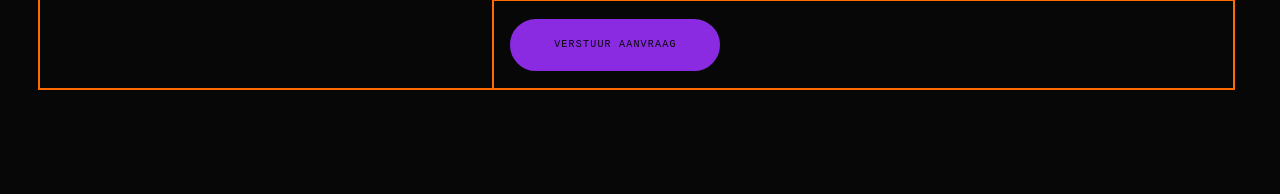
<file: services/webdesign-aalst/index.html>
<!doctype html>
<html lang="nl-BE" data-theme="lab">
  <head>
    <meta charset="UTF-8" />
    <meta name="viewport" content="width=device-width, initial-scale=1.0" />
    <title>Website laten maken | Webdesign door OddUnit Studio</title>
    <meta
      name="description"
      content="Laat een unieke, snelle en responsive website maken door OddUnit Studio. Webdesign, branding en development voor zelfstandigen, makers en merken in België."
    />
    <link rel="canonical" href="https://oddunit.be/services/webdesign-aalst/" />
    <link rel="icon" href="/favicon.ico" sizes="any" />
    <link
      rel="icon"
      type="image/png"
      sizes="512x512"
      href="/favicon-512x512.png"
    />
    <link rel="icon" type="image/png" sizes="32x32" href="/favicon-32x32.png" />
    <link rel="icon" type="image/png" sizes="16x16" href="/favicon-16x16.png" />
    <link rel="apple-touch-icon" sizes="180x180" href="/apple-touch-icon.png" />
    <meta
      property="og:title"
      content="Website laten maken | Webdesign door OddUnit Studio"
    />
    <meta
      property="og:description"
      content="Unieke, snelle en responsive websites voor zelfstandigen, makers en merken in België."
    />
    <meta property="og:type" content="website" />
    <meta
      property="og:url"
      content="https://oddunit.be/services/webdesign-aalst/"
    />
    <meta property="og:site_name" content="OddUnit Studio" />
    <meta property="og:image" content="https://oddunit.be/og-image.jpg" />
    <meta property="og:image:type" content="image/jpeg" />
    <meta property="og:image:width" content="1200" />
    <meta property="og:image:height" content="630" />
    <meta
      property="og:image:alt"
      content="ODD UNIT Studio logo op oranje achtergrond"
    />
    <meta name="twitter:card" content="summary_large_image" />
    <meta
      name="twitter:title"
      content="Website laten maken | Webdesign door OddUnit Studio"
    />
    <meta
      name="twitter:description"
      content="Unieke, snelle en responsive websites voor zelfstandigen, makers en merken in België."
    />
    <meta name="twitter:image" content="https://oddunit.be/og-image.jpg" />
    <meta
      name="twitter:image:alt"
      content="ODD UNIT Studio logo op oranje achtergrond"
    />
    <script type="application/ld+json">
      {
        "@context": "https://schema.org",
        "@graph": [
          {
            "@type": "Service",
            "@id": "https://oddunit.be/services/webdesign-aalst/#service",
            "name": "Website laten maken",
            "serviceType": "Webdesign en website development",
            "provider": {
              "@type": "ProfessionalService",
              "name": "OddUnit Studio",
              "url": "https://oddunit.be/"
            },
            "areaServed": ["Aalst", "Oost-Vlaanderen", "België"],
            "description": "OddUnit Studio ontwerpt en bouwt snelle, responsive websites voor zelfstandigen, makers, horeca, creatieve projecten en lokale bedrijven."
          },
          {
            "@type": "FAQPage",
            "@id": "https://oddunit.be/services/webdesign-aalst/#faq",
            "mainEntity": [
              {
                "@type": "Question",
                "name": "Wat kost een website laten maken?",
                "acceptedAnswer": {
                  "@type": "Answer",
                  "text": "Een basis onepager start vanaf 750 EUR. Een groeisite start vanaf 1.450 EUR en maatwerk vanaf 2.250 EUR, excl. btw. Grotere aparte projecten worden op aanvraag ingeschat. Hosting, domein, copywriting en extra integraties worden apart bekeken."
                }
              },
              {
                "@type": "Question",
                "name": "Hoe lang duurt het om een website te maken?",
                "acceptedAnswer": {
                  "@type": "Answer",
                  "text": "Een compacte website kan vaak binnen enkele weken worden uitgewerkt. Grotere trajecten met branding, copy, maatwerkmodules of meerdere feedbackrondes vragen meer planning."
                }
              },
              {
                "@type": "Question",
                "name": "Maken jullie ook websites voor zelfstandigen?",
                "acceptedAnswer": {
                  "@type": "Answer",
                  "text": "Ja. We bouwen websites voor zelfstandigen, makers, horeca, lokale bedrijven en creatieve projecten die een herkenbare online basis nodig hebben."
                }
              },
              {
                "@type": "Question",
                "name": "Kan OddUnit branding en website combineren?",
                "acceptedAnswer": {
                  "@type": "Answer",
                  "text": "Ja. We kunnen merkidentiteit, visuals, webdesign en front-end development in één traject uitwerken zodat alles visueel en technisch samenhangt."
                }
              }
            ]
          }
        ]
      }
    </script>
    <link
      rel="stylesheet"
      href="/style.css"
    />
    <link
      rel="stylesheet"
      href="/services/service-pages.css"
    />
    <script defer src="/cookie-consent.js"></script>
  </head>

  <body class="service-page">
    <header class="topbar" aria-hidden="false">
      <a
        class="logo-mount"
        id="logoMount"
        href="/"
        aria-label="Ga naar home"
      ></a>
      <div class="nav-rail">
        <nav class="nav-links" aria-label="Primary">
          <a href="/services/branding-aalst/">BRANDING</a>
          <a href="/services/webdesign-aalst/" aria-current="page">WEBDESIGN</a>
          <a href="/services/3d-printen-aalst/">3D PRINT</a>
          <a href="/cases/">PROJECTEN</a>
        </nav>
      </div>

      <a class="contact-pill" href="#contact">
        <span class="contact-pill__label">CONTACT</span>
      </a>

      <button
        class="menu-toggle"
        id="menuToggle"
        type="button"
        aria-label="Open menu"
        aria-controls="mobileMenu"
        aria-expanded="false"
      >
        <span></span>
        <span></span>
        <span></span>
      </button>

      <div
        class="mobile-menu-backdrop"
        id="mobileMenuBackdrop"
        aria-hidden="true"
      ></div>

      <nav
        class="mobile-menu"
        id="mobileMenu"
        aria-label="Mobile navigation"
        aria-hidden="true"
      >
        <a href="/services/branding-aalst/">BRANDING</a>
        <a href="/services/webdesign-aalst/" aria-current="page">WEBDESIGN</a>
        <a href="/services/3d-printen-aalst/">3D PRINT</a>
        <a href="/cases/">PROJECTEN</a>
        <a href="#contact">CONTACT</a>
      </nav>
    </header>

    <img
      class="logo logo-float"
      id="brandLogo"
      src="/assets/images/logos/logo-black.svg"
      alt="ODD UNIT"
      decoding="async"
      fetchpriority="high"
      style="opacity: 0"
    />

    <main class="service-main">
      <section class="service-hero service-hero--webdesign">
        <div class="service-frame">
          <span class="service-plus service-plus--tl" aria-hidden="true"
            >+</span
          >
          <span class="service-plus service-plus--tr" aria-hidden="true"
            >+</span
          >
          <span class="service-plus service-plus--bl" aria-hidden="true"
            >+</span
          >
          <span class="service-plus service-plus--br" aria-hidden="true"
            >+</span
          >
          <p class="service-kicker">WEBDESIGN</p>
          <h1>Website laten maken</h1>
          <div class="service-hero__copy">
            <div class="service-actions">
              <a class="service-link service-link--outline" href="/cases/"
                >BEKIJK ONZE CASES</a
              >
              <a class="service-link service-link--primary" href="#contact"
                >START EEN WEBSITE TRAJECT</a
              >
            </div>
          </div>
        </div>
      </section>

      <section class="service-grid" aria-label="Webdesign overzicht">
        <article class="service-section service-section--intro">
          <div class="service-section__number">01</div>
          <div class="service-section__content">
            <h2>Wat maken we?</h2>
            <ul class="service-list">
              <li>Onepagers en webshops</li>
              <li>Web- en mobile applicaties</li>
              <li>Portfolio's en contactflows</li>
              <li>Kleine maatwerkmodules wanneer nodig</li>
            </ul>
          </div>
          <div class="service-section__strip" aria-hidden="true">
            <span class="module-icon service-section__icon"></span>
          </div>
        </article>

        <article class="service-section">
          <div class="service-section__number">02</div>
          <div class="service-section__content">
            <h2>Voor wie?</h2>
            <p>
              Zelfstandigen, horeca, makers, lokale bedrijven en iedereen die
              een site nodig heeft met meer karakter dan een standaard template.
            </p>
          </div>
          <div class="service-section__strip" aria-hidden="true">
            <span class="module-icon service-section__icon"></span>
          </div>
        </article>

        <article class="service-section">
          <div class="service-section__number">03</div>
          <div class="service-section__content">
            <h2>Basis inbegrepen</h2>
            <ul class="service-list">
              <li>Mobiele layout</li>
              <li>SEO-basis en metadata</li>
              <li>Duidelijke CTA's en navigatie</li>
            </ul>
          </div>
          <div class="service-section__strip" aria-hidden="true">
            <span class="module-icon service-section__icon"></span>
          </div>
        </article>

        <article class="service-section">
          <div class="service-section__number">04</div>
          <div class="service-section__content">
            <h2>Onze aanpak</h2>
            <ul class="service-list">
              <li>Eerste meeting met gratis intakegesprek</li>
              <li>Ontwerp en interactie uitwerken.</li>
              <li>Responsive bouwen en testen.</li>
              <li>Feedback verwerken en live zetten.</li>
            </ul>
          </div>
          <div class="service-section__strip" aria-hidden="true">
            <span class="module-icon service-section__icon"></span>
          </div>
        </article>
      </section>

      <section
        id="packages"
        class="service-packages"
        aria-labelledby="webdesignPackages"
      >
        <div class="service-packages__head">
          <p class="service-kicker">PAKKETTEN</p>
          <h2 id="webdesignPackages">Webdesign pakketten</h2>
          <p>
            Richtprijzen excl. btw. Hosting, domein en extra integraties worden
            apart bekeken.
          </p>
        </div>

        <div class="service-package-rail">
          <div class="service-package-grid" id="webdesignPackageRail">
            <article class="service-package">
              <div class="service-package__meta">
                <span>01</span>
                <span>START</span>
              </div>
              <h3>Basis onepager</h3>
              <p class="service-package__price">Vanaf 750 EUR</p>
              <p>
                Voor starters of zelfstandigen die snel online willen staan.
              </p>
              <ul class="service-list">
                <li>1 scrollpagina</li>
                <li>Basis SEO en metadata</li>
                <li>Mobiele layout</li>
                <li>Contactformulier of contactknop</li>
                <li>1 correctieronde</li>
              </ul>
              <a
                class="service-package__button"
                href="#contact"
                data-package-choice="Basis onepager"
                >KIES BASIS</a
              >
            </article>

            <article class="service-package service-package--featured">
              <div class="service-package__meta">
                <span>02</span>
                <span>MEEST GEKOZEN</span>
              </div>
              <h3>Groei website</h3>
              <p class="service-package__price">Vanaf 1.450 EUR</p>
              <p>
                Voor bedrijven met meerdere diensten, vertrouwen en leadflow.
              </p>
              <ul class="service-list">
                <li>Tot 5 pagina's</li>
                <li>Structuur per dienst of aanbod</li>
                <li>Basis SEO per pagina</li>
                <li>Contactflow en duidelijke CTA's</li>
                <li>2 correctierondes</li>
              </ul>
              <a
                class="service-package__button"
                href="#contact"
                data-package-choice="Groei website"
                >KIES GROEI</a
              >
            </article>

            <article class="service-package">
              <div class="service-package__meta">
                <span>03</span>
                <span>PRO</span>
              </div>
              <h3>Maatwerk site</h3>
              <p class="service-package__price">Vanaf 2.250 EUR</p>
              <p>
                Voor merken die meer pagina's, interactie of modules nodig
                hebben.
              </p>
              <ul class="service-list">
                <li>Tot 10 pagina's of secties</li>
                <li>Strategische sitemap</li>
                <li>Performance en technische SEO</li>
                <li>Forms, flows of kleine modules</li>
                <li>3 correctierondes</li>
              </ul>
              <a
                class="service-package__button"
                href="#contact"
                data-package-choice="Maatwerk site"
                >KIES MAATWERK</a
              >
            </article>

            <article class="service-package">
              <div class="service-package__meta">
                <span>04</span>
                <span>OP MAAT</span>
              </div>
              <h3>Groter project</h3>
              <p class="service-package__price">Prijs op aanvraag</p>
              <p>
                Voor aparte projecten met complexere flows, integraties of extra
                technische voorbereiding.
              </p>
              <ul class="service-list">
                <li>Webapplicatie of dashboard</li>
                <li>Reservatie- of aanvraagflow</li>
                <li>Meertaligheid of complexe content</li>
                <li>API's en koppelingen</li>
                <li>Scope, planning en prijs op maat</li>
              </ul>
              <a
                class="service-package__button"
                href="#contact"
                data-package-choice="Groter project"
                >BESPREEK PROJECT</a
              >
            </article>
          </div>
          <button
            class="service-packages__arrow"
            type="button"
            aria-controls="webdesignPackageRail"
            aria-label="Bekijk extra pakket"
          >
            <span aria-hidden="true">&rarr;</span>
          </button>
        </div>
      </section>

      <section id="faq" class="service-faq" aria-labelledby="webdesignFaq">
        <div class="service-section__content">
          <p class="service-kicker service-faq__kicker">FAQ</p>
          <h2 id="webdesignFaq">Veelgestelde vragen</h2>
          <div class="service-faq__grid">
            <article class="faq-item">
              <button class="faq-question" type="button" aria-expanded="false">
                <span class="faq-question__text"
                  >Wat kost een website laten maken?</span
                >
                <span class="faq-question__strip" aria-hidden="true">
                  <span class="module-icon faq-icon"></span>
                </span>
              </button>
              <div class="faq-answer">
                Een basis onepager start vanaf 750 EUR. Een groeisite start
                vanaf 1.450 EUR en maatwerk vanaf 2.250 EUR, excl. btw. Grotere
                aparte projecten worden op aanvraag ingeschat.
              </div>
            </article>
            <article class="faq-item">
              <button class="faq-question" type="button" aria-expanded="false">
                <span class="faq-question__text"
                  >Hoe lang duurt het om een website te maken?</span
                >
                <span class="faq-question__strip" aria-hidden="true">
                  <span class="module-icon faq-icon"></span>
                </span>
              </button>
              <div class="faq-answer">
                Een compacte website kan vaak binnen enkele weken. Een groter
                traject met branding, copy of maatwerkmodules vraagt meer tijd.
              </div>
            </article>
            <article class="faq-item">
              <button class="faq-question" type="button" aria-expanded="false">
                <span class="faq-question__text"
                  >Maken jullie ook websites voor zelfstandigen?</span
                >
                <span class="faq-question__strip" aria-hidden="true">
                  <span class="module-icon faq-icon"></span>
                </span>
              </button>
              <div class="faq-answer">
                Ja. We werken vaak voor zelfstandigen, makers, horeca, lokale
                bedrijven en creatieve projecten die professioneel online willen
                staan.
              </div>
            </article>
            <article class="faq-item">
              <button class="faq-question" type="button" aria-expanded="false">
                <span class="faq-question__text"
                  >Kan OddUnit branding en website combineren?</span
                >
                <span class="faq-question__strip" aria-hidden="true">
                  <span class="module-icon faq-icon"></span>
                </span>
              </button>
              <div class="faq-answer">
                Ja. We kunnen logo, huisstijl, visuals, webdesign en front-end
                development samen uitwerken voor een consistente merkervaring.
              </div>
            </article>
          </div>
        </div>
      </section>

      <section
        class="service-cta service-cta--contact-form"
        id="contact"
        aria-labelledby="webdesignContact"
      >
        <div class="service-cta__copy">
          <p class="service-kicker">CONTACT</p>
          <h2 id="webdesignContact">Website laten maken?</h2>
          <p>
            Stuur ons je idee, timing en eventuele referenties. Dan bekijken we
            welke website je nodig hebt en wat de slimste aanpak is.
          </p>
          <p class="service-contact-status" data-contact-status hidden>
            Merci, je aanvraag is verzonden. We nemen snel contact op.
          </p>
        </div>
        <form
          class="service-contact-form"
          id="webdesignContactForm"
          action="https://formsubmit.co/info@oddunit.be"
          method="POST"
        >
          <input
            type="hidden"
            name="_subject"
            value="Nieuwe webdesign aanvraag via OddUnit"
          />
          <input type="hidden" name="_captcha" value="false" />
          <input type="hidden" name="_template" value="table" />
          <input
            type="hidden"
            name="_next"
            value="https://oddunit.be/services/webdesign-aalst/?contact=sent#contact"
          />
          <input
            class="service-contact-form__honey"
            type="text"
            name="_honey"
            tabindex="-1"
            autocomplete="off"
          />
          <div class="service-contact-form__cell service-contact-form__cell--identity">
            <label>
              <span>Naam</span>
              <input
                type="text"
                name="naam"
                autocomplete="name"
                placeholder="Julie Peeters"
                required
              />
            </label>
            <label>
              <span>E-mail</span>
              <input
                type="email"
                name="email"
                autocomplete="email"
                placeholder="info@bedrijf.be"
                required
              />
            </label>
          </div>
          <div class="service-contact-form__cell service-contact-form__cell--details">
            <label>
              <span>Pakket</span>
              <select name="pakket" required>
                <option value="Basis onepager">Basis onepager</option>
                <option value="Groei website">Groei website</option>
                <option value="Maatwerk site">Maatwerk site</option>
                <option value="Groter project">Groter project</option>
              </select>
            </label>
            <label>
              <span>Timing</span>
              <input
                type="text"
                name="timing"
                autocomplete="off"
                placeholder="binnen 4 weken"
              />
            </label>
          </div>
          <label class="service-contact-form__wide service-contact-form__project">
            <span>Project</span>
            <textarea
              name="bericht"
              rows="5"
              placeholder="Onepager voor mijn zaak met contactformulier en enkele foto's."
              required
            ></textarea>
          </label>
          <div class="service-contact-form__cell service-contact-form__cell--submit">
            <button
              class="service-pill service-contact-form__submit"
              type="submit"
            >
              VERSTUUR AANVRAAG
            </button>
          </div>
        </form>
      </section>
      <a class="service-scroll service-scroll--hero" href="#packages"
        >SCROLL VERDER</a
      >
      <a class="service-scroll service-scroll--packages" href="#faq"
        >SCROLL VERDER</a
      >
      <a class="service-scroll service-scroll--faq" href="#contact"
        >SCROLL VERDER</a
      >
    </main>

    <script
      type="module"
      src="/main.js"
    ></script>
  </body>
</html>
</file>
<file: style.css>
@font-face {
  font-family: "Medium";
  src: url("/fonts/medium.otf") format("opentype");
  font-weight: 400;
  font-style: normal;
  font-display: swap;
} /* ========================================================= ROOT / TOKENS ========================================================= */
html {
  scrollbar-gutter: stable;
  overscroll-behavior-y: none;
}

:root {
  --font-display: "Medium", sans-serif;
  --font-body: -apple-system, BlinkMacSystemFont, "Segoe UI", sans-serif;
  --font-jet: ui-monospace, SFMono-Regular, Menlo, Consolas, monospace;
  --bg: #070707;
  --orange: #ff6b00;
  --orange-rgb: 255 107 0;
  --purple: #8a2be2;
  /* --ink: #4d4b4c; */
  --text-main: #f2f2f2;
  --text-muted: #7e7e7e; /* AA ok op #070707 */
  --text-ghost: #3b393a;
  --grid: var(--orange);
  --line-w: 2px;
  --ease: cubic-bezier(0.16, 1, 0.3, 1);
  --ratio: calc(1920 / 1080);
  --logo-ratio: 8582 / 4000;
  --intro-logo-ratio: 7504 / 4000;
  --vh: 100vh;
  --leftGap: clamp(56px, 4vw, 96px);
  --rightGap: clamp(72px, 5vw, 120px);
  --bottomGap: clamp(28px, 3vh, 40px);
  --navZoneH: clamp(44px, 5vh, 64px);
  --topbar-h: var(--navZoneH);
  --navH: var(--navZoneH);
  --usableW: calc(100vw - var(--leftGap) - var(--rightGap));
  --usableH: calc(var(--vh) - var(--navZoneH) - var(--bottomGap));
  --frameH: min(calc(var(--usableW) / var(--ratio)), var(--usableH));
  --frameW: calc(var(--frameH) * var(--ratio));
  --x0: calc(var(--leftGap) + ((var(--usableW) - var(--frameW)) / 2));
  --x1: calc(var(--x0) + var(--frameW));
  --y0: calc(var(--navZoneH) + ((var(--usableH) - var(--frameH)) / 2));
  --y1: calc(var(--y0) + var(--frameH));
  --x25: calc(var(--x0) + var(--frameW) * 0.25);
  --x50: calc(var(--x0) + var(--frameW) * 0.5);
  --x75: calc(var(--x0) + var(--frameW) * 0.75);
  --ySplit: calc(var(--y0) + var(--frameH) * 0.52);
  --s: calc(var(--frameW) / 1920px);
  --logo-cell-w: calc(var(--x25) - var(--x0));
  --logo-w: clamp(60px, calc(var(--logo-cell-w) * 0.22), 110px);
  --z-grid: 20;
  --z-content: 100;
  --z-header: 600;
  --z-frame: 700;
  --z-intro: 1200;
  --z-intro-fx: 1210; /* ABOUT */
  --aboutTopRatio: 0.52;
  --aboutTopH: calc(var(--ySplit) - var(--y0));
  --aboutBottomH: calc(var(--y1) - var(--ySplit));
  --aboutPad: clamp(18px, calc(var(--frameW) * 0.022), 40px);
  --aboutHeadingSize: clamp(42px, calc(var(--frameW) * 0.052), 100px);
  --aboutHeadingTracking: 0.04em;
  --aboutScrollH: clamp(44px, calc(var(--frameH) * 0.074), 80px);
  --modHead: clamp(84px, calc(var(--frameH) * 0.18), 180px);
  --modStrip: clamp(42px, calc(var(--frameH) * 0.064), 64px);
  --modHeadSize: clamp(14px, calc(var(--frameW) * 0.0115), 22px);
  --modBodySize: clamp(12px, calc(var(--frameW) * 0.0094), 18px);
  --modPad: clamp(14px, calc(var(--frameW) * 0.012), 22px); /* PROJECTS */
  --projectsScrollFactor: 1;
  --projectsLeftW: 75%;
  --projectsRightW: 25%;
  --projectsTopRatio: 0.52;
  --projectsBottomRatio: 0.48;
  --projectsTopH: calc(var(--ySplit) - var(--y0));
  --projectsBottomH: calc(var(--y1) - var(--ySplit));
  --projectsPad: clamp(18px, calc(var(--frameW) * 0.0145), 28px);
  --projectsGap: clamp(14px, calc(var(--frameW) * 0.012), 24px);
  --projectsKickerSize: clamp(10px, calc(var(--frameW) * 0.0073), 14px);
  --projectsTitleSize: clamp(32px, calc(var(--frameW) * 0.0385), 74px);
  --projectsMetaLabelSize: clamp(9px, calc(var(--frameW) * 0.0057), 11px);
  --projectsMetaValueSize: clamp(12px, calc(var(--frameW) * 0.0094), 18px);
  --projectsTickerSize: clamp(18px, calc(var(--frameW) * 0.0208), 40px);
  --projectsDescSize: clamp(12px, calc(var(--frameW) * 0.0104), 20px);
  --projectsCtaH: clamp(52px, calc(var(--frameH) * 0.069), 74px);
  --projectsCtaSize: clamp(12px, calc(var(--frameW) * 0.0094), 18px);
  --projectsDotW: clamp(24px, calc(var(--frameW) * 0.025), 48px);
  --section-min-h: var(--vh);
  --navCell1Center: calc((var(--x0) + var(--x25)) / 2);
  --navLinksStart: var(--x25);
  --navLinksEnd: var(--x75);
  --navLinksW: calc(var(--navLinksEnd) - var(--navLinksStart));
  --navCell4Center: calc((var(--x75) + var(--x1)) / 2);
  --navCell4W: calc(var(--x1) - var(--x75));

  --navLinkSize: clamp(10px, 0.62vw, 12px);
  --navLinkGapPad: clamp(10px, 0.9vw, 18px);

  --contactPillH: clamp(28px, 2.6vh, 34px);
  --contactPillPadX: clamp(12px, 1.1vw, 18px);
  --contactPillFont: clamp(9px, 0.55vw, 10px);
  --contactPillMaxW: calc(var(--navCell4W) - clamp(16px, 1.4vw, 28px));
}
@supports (height: 100svh) {
  :root {
    --vh: 100svh;
  }
} /* ========================================================= RESET / BASE ========================================================= */
* {
  box-sizing: border-box;
  margin: 0;
  padding: 0;
}
html,
body {
  min-height: 100%;
}
body {
  background: var(--bg);
  color: var(--text-main);
  font-family: var(--font-body);
  overflow-x: hidden;
  -webkit-font-smoothing: antialiased;
  -moz-osx-font-smoothing: grayscale;
}
img,
canvas,
video {
  display: block;
  max-width: 100%;
}
a {
  color: inherit;
}

button,
input,
textarea,
select {
  font: inherit;
}
.section {
  min-height: var(--section-min-h);
}

.section:empty {
  min-height: 0;
} /* ========================================================= GLOBAL GRID OVERLAY ========================================================= */
body::after {
  content: "";
  position: fixed;
  inset: 0;
  pointer-events: none;
  z-index: var(--z-grid);
  background:
    linear-gradient(
      to right,
      transparent calc(var(--x0) - (var(--line-w) / 2)),
      var(--grid) calc(var(--x0) - (var(--line-w) / 2)),
      var(--grid) calc(var(--x0) + (var(--line-w) / 2)),
      transparent calc(var(--x0) + (var(--line-w) / 2))
    ),
    linear-gradient(
      to right,
      transparent calc(var(--x1) - (var(--line-w) / 2)),
      var(--grid) calc(var(--x1) - (var(--line-w) / 2)),
      var(--grid) calc(var(--x1) + (var(--line-w) / 2)),
      transparent calc(var(--x1) + (var(--line-w) / 2))
    ),
    linear-gradient(
      to bottom,
      transparent calc(var(--y0) - (var(--line-w) / 2)),
      var(--grid) calc(var(--y0) - (var(--line-w) / 2)),
      var(--grid) calc(var(--y0) + (var(--line-w) / 2)),
      transparent calc(var(--y0) + (var(--line-w) / 2))
    ),
    linear-gradient(
      to bottom,
      transparent calc(var(--y1) - (var(--line-w) / 2)),
      var(--grid) calc(var(--y1) - (var(--line-w) / 2)),
      var(--grid) calc(var(--y1) + (var(--line-w) / 2)),
      transparent calc(var(--y1) + (var(--line-w) / 2))
    ),
    linear-gradient(
      to right,
      transparent calc(var(--x25) - (var(--line-w) / 2)),
      var(--grid) calc(var(--x25) - (var(--line-w) / 2)),
      var(--grid) calc(var(--x25) + (var(--line-w) / 2)),
      transparent calc(var(--x25) + (var(--line-w) / 2))
    ),
    linear-gradient(
      to right,
      transparent calc(var(--x50) - (var(--line-w) / 2)),
      var(--grid) calc(var(--x50) - (var(--line-w) / 2)),
      var(--grid) calc(var(--x50) + (var(--line-w) / 2)),
      transparent calc(var(--x50) + (var(--line-w) / 2))
    ),
    linear-gradient(
      to right,
      transparent calc(var(--x75) - (var(--line-w) / 2)),
      var(--grid) calc(var(--x75) - (var(--line-w) / 2)),
      var(--grid) calc(var(--x75) + (var(--line-w) / 2)),
      transparent calc(var(--x75) + (var(--line-w) / 2))
    ),
    linear-gradient(
      to bottom,
      transparent calc(var(--ySplit) - (var(--line-w) / 2)),
      var(--grid) calc(var(--ySplit) - (var(--line-w) / 2)),
      var(--grid) calc(var(--ySplit) + (var(--line-w) / 2)),
      transparent calc(var(--ySplit) + (var(--line-w) / 2))
    );
} /* ========================================================= HEADER / NAV ========================================================= */
.topbar {
  position: fixed;
  inset: 0 0 auto 0;
  height: var(--navZoneH);
  z-index: var(--z-header);
  pointer-events: none;
}
.nav-rail {
  position: fixed;
  inset: 0 0 auto 0;
  width: 100%;
  height: var(--navZoneH);
  background: var(--orange);
  pointer-events: auto;
  z-index: calc(var(--z-header) + 1);
}
.nav-links {
  position: absolute;
  left: var(--navLinksStart);
  top: 0;
  width: var(--navLinksW);
  height: 100%;
  margin: 0;
  padding: 0;
  display: flex;
  align-items: center;
  justify-content: center;
  gap: clamp(14px, 2vw, 44px);
  font-family: var(--font-display);
  font-size: var(--navLinkSize);
  letter-spacing: 0.18em;
  text-transform: uppercase;
  text-align: center;
}
.nav-links a {
  position: static;
  top: 0;
  display: flex;
  align-items: center;
  justify-content: center;
  width: max-content;
  height: 100%;
  inline-size: auto;
  min-width: 0;
  color: var(--bg);
  text-decoration: none;
  white-space: nowrap;
}
.nav-links a:nth-child(1) {
  right: calc(50% + var(--navProjectW) + (var(--navTextGap) * 1.5));
}
.nav-links a:nth-child(2) {
  right: calc(50% + (var(--navTextGap) / 2));
}
.nav-links a:nth-child(3) {
  left: calc(50% + (var(--navTextGap) / 2));
}
.nav-links a:nth-child(4) {
  left: calc(50% + var(--navSocialW) + (var(--navTextGap) * 1.5));
}
.logo-mount {
  position: fixed;
  left: var(--navCell1Center);
  top: calc(var(--navZoneH) / 2);
  transform: translate(-50%, -50%);
  z-index: calc(var(--z-header) + 3);
  opacity: 0;
  pointer-events: auto;
  cursor: pointer;
  isolation: isolate;
  --logo-url: none;
}
.logo-mount img {
  position: absolute;
  inset: 0;
  opacity: 0;
}
.logo-mount::before {
  content: "";
  position: absolute;
  inset: 0;
  background: var(--bg);
  -webkit-mask-image: var(--logo-url);
  mask-image: var(--logo-url);
  -webkit-mask-repeat: no-repeat;
  mask-repeat: no-repeat;
  -webkit-mask-size: contain;
  mask-size: contain;
  -webkit-mask-position: left center;
  mask-position: left center;
}
body.intro-complete .logo-mount {
  opacity: 1;
}
.logo {
  width: var(--logo-w);
  height: auto;
}
.logo-float {
  position: fixed;
  left: 0;
  top: 0;
  z-index: 80;
  will-change: transform;
  pointer-events: none;
}
.contact-pill {
  position: fixed;
  left: var(--navCell4Center);
  top: calc(var(--navZoneH) / 2);
  transform: translate(-50%, -50%);
  pointer-events: auto;
  display: inline-flex;
  align-items: center;
  justify-content: center;
  min-height: var(--contactPillH);
  max-width: var(--contactPillMaxW);
  padding: 0 var(--contactPillPadX);
  border-radius: 999px;
  background: var(--bg);
  color: var(--orange);
  font-family: var(--font-display);
  font-size: var(--contactPillFont);
  letter-spacing: 0.16em;
  text-transform: uppercase;
  text-decoration: none;
  white-space: nowrap;
  overflow: hidden;
  text-overflow: ellipsis;
  z-index: calc(var(--z-header) + 4);
  transition: opacity 0.18s var(--ease);
}
.menu-toggle,
.mobile-menu,
.mobile-menu-backdrop,
.mobile-swipe-hint {
  display: none;
} /* ========================================================= INTRO ========================================================= */
.landing {
  --landingA: 1;
  position: fixed;
  inset: 0;
  z-index: var(--z-intro);
  display: grid;
  place-items: center;
  background: rgb(var(--orange-rgb) / var(--landingA));
  pointer-events: none;
}
.landing-hold {
  display: grid;
  justify-items: center;
  align-content: center;
  gap: clamp(18px, 2vw, 28px);
}
.landing-mark {
  position: relative;
  width: clamp(240px, 42vw, 560px);
  aspect-ratio: var(--intro-logo-ratio);
}
.plus {
  position: absolute;
  width: 28px;
  height: 28px;
  opacity: 0.95;
  color: var(--bg);
}
.plus::before,
.plus::after {
  content: "";
  position: absolute;
  left: 50%;
  top: 50%;
  transform: translate(-50%, -50%);
  background: currentColor;
}
.plus::before {
  width: 22px;
  height: 4px;
}
.plus::after {
  width: 4px;
  height: 22px;
}
.landing-plus {
  opacity: 0;
}
.landing-plus[data-corner="tl"] {
  top: -44px;
  left: -44px;
}
.landing-plus[data-corner="tr"] {
  top: -44px;
  right: -44px;
}
.landing-plus[data-corner="bl"] {
  bottom: -44px;
  left: -44px;
}
.landing-plus[data-corner="br"] {
  bottom: -44px;
  right: -44px;
}
#brandLogo,
#introLogo {
  opacity: 0;
}
#logoPrintFx,
.logo-float {
  z-index: var(--z-intro-fx);
}
.logo-printfx {
  --py: 0;
  --hx: 0;
  --layerH: 1%;
  --studioCut: 0%;
  position: fixed;
  left: 0;
  top: 0;
  pointer-events: none;
  will-change: transform, opacity;
  transform-origin: top left;
  clip-path: inset(0 0 var(--studioCut) 0);
}
.logo-printfx__printed,
.logo-printfx__layer {
  position: absolute;
  inset: 0;
  background: var(--bg);
  -webkit-mask-image: var(--logo-url);
  mask-image: var(--logo-url);
  -webkit-mask-repeat: no-repeat;
  mask-repeat: no-repeat;
  -webkit-mask-size: contain;
  mask-size: contain;
  -webkit-mask-position: center;
  mask-position: center;
}
.logo-printfx__printed {
  -webkit-clip-path: inset(calc((1 - var(--py)) * 100% + var(--layerH)) 0 0 0);
  clip-path: inset(calc((1 - var(--py)) * 100% + var(--layerH)) 0 0 0);
}
.logo-printfx__layer {
  -webkit-clip-path: inset(
    calc((1 - var(--py)) * 100%) calc((1 - var(--hx)) * 100%)
      calc(var(--py) * 100% - var(--layerH)) 0
  );
  clip-path: inset(
    calc((1 - var(--py)) * 100%) calc((1 - var(--hx)) * 100%)
      calc(var(--py) * 100% - var(--layerH)) 0
  );
  opacity: 0.95;
}
body.is-intro .contact-pill,
body.is-intro .menu-toggle,
body.is-intro .mobile-menu,
body.is-intro .mobile-menu-backdrop {
  opacity: 0;
  pointer-events: none;
} /* ========================================================= SHARED PLUS DOCKING ========================================================= */
.hero-frame,
.about-title,
.projects-frame,
.socials-titlebox,
.contact-titlebox,
.newsletter-card {
  overflow: visible;
  z-index: var(--z-frame);
}
.frame-plus,
.about-title .about-plus,
.projects-frame .projects-plus,
.socials-titlebox .socials-plus,
.contact-titlebox .contact-plus,
.newsletter-card .newsletter-plus {
  will-change: transform, opacity;
  transform: translateZ(0);
  backface-visibility: hidden;
}
.frame-plus {
  position: absolute;
  width: 0;
  height: 0;
  opacity: 1;
  pointer-events: none;
  overflow: visible;
  font-size: 0;
  line-height: 0;
  color: transparent;
}
.frame-plus::before {
  content: "+";
  position: absolute;
  left: 0;
  top: 0;
  z-index: 20001;
  font-family: var(--font-jet);
  font-size: 35px;
  line-height: 1;
  font-weight: 1000;
  color: var(--bg);
  -webkit-text-stroke: 2px var(--orange);
  transform: translate(-50%, -50%) translate(0px, -1px);
}
.hero-frame .fp-tl,
.projects-frame .fp-tl {
  left: 0;
  top: 0;
}
.hero-frame .fp-tr,
.projects-frame .fp-tr {
  right: 0;
  top: 0;
}
.hero-frame .fp-bl,
.projects-frame .fp-bl {
  left: 0;
  bottom: 0;
}
.hero-frame .fp-br,
.projects-frame .fp-br {
  right: 0;
  bottom: 0;
} /* ========================================================= HERO ========================================================= */
.hero {
  position: relative;
  height: var(--vh);
  min-height: 0;
  z-index: var(--z-content);
  pointer-events: auto;
}
.hero-frame {
  position: absolute;
  left: var(--x0);
  top: var(--y0);
  width: var(--frameW);
  height: var(--frameH);
  pointer-events: none;
}
.hero-stage {
  z-index: var(--z-content);
}
.hero-heading {
  display: contents;
  font: inherit;
  margin: 0;
  padding: 0;
}
.hero-word,
.hero-dark__creatieve,
.hero-dark__de,
.hero-dark__design {
  font-family: var(--font-display);
  text-transform: uppercase;
  letter-spacing: 0.02em;
  white-space: nowrap;
  margin: 0;
}
@media (min-width: 901px) {
  .hero-stage {
    position: absolute;
    left: var(--x0);
    top: var(--y0);
    width: var(--frameW);
    height: var(--frameH);
    overflow: visible;
  }
  .hero-topline,
  .hero-midstack,
  .hero-dark,
  .hero-designline,
  .hero-bottomline,
  .hero-cta {
    display: contents;
  }
  .hero-word,
  .hero-dark__de,
  .hero-dark__creatieve,
  .hero-dark__design,
  .hero-pill,
  .hero-copy,
  .hero-scroll {
    position: absolute;
    margin: 0;
  }
  .hero-word,
  .hero-dark__de,
  .hero-dark__creatieve,
  .hero-dark__design {
    line-height: 0.82;
  }

  .hero-word {
    font-size: clamp(64px, calc(var(--frameW) * 0.078), 150px);
    color: var(--orange);
  }
  .hero-dark__de,
  .hero-dark__creatieve,
  .hero-dark__design {
    font-size: clamp(64px, calc(var(--frameW) * 0.078), 150px);
    color: var(--text-ghost);
  }
  .word-odd {
    left: 0%;
    top: 1.85%;
  }
  .word-unit {
    left: 27.65%;
    top: 1.85%;
  }
  .hero-dark__de {
    left: 0%;
    top: 17.6%;
  }
  .hero-dark__creatieve {
    left: 18.23%;
    top: 17.6%;
  }
  .hero-dark__design {
    left: 0%;
    top: 34.26%;
  }
  .word-stu {
    left: 46.31%;
    top: 34.26%;
  }
  .word-dio {
    left: 0%;
    top: 52.78%;
  }
  .hero-pill {
    left: 37.5%;
    top: 55.56%;
    width: 21.88%;
    min-width: 250px;
    max-width: 420px;
    height: clamp(64px, calc(var(--frameH) * 0.1019), 110px);
    border-radius: 999px;
    background: var(--purple);
    border: 2px solid var(--bg);
    display: inline-flex;
    align-items: center;
    justify-content: center;
    text-decoration: none;
    font-family: var(--font-jet);
    font-size: clamp(14px, calc(var(--frameW) * 0.013), 25px);
    letter-spacing: 0.12em;
    text-transform: uppercase;
    color: var(--bg);
    z-index: 4;
    transform: translateX(-50%);
  }
  .hero-copy {
    left: 37.5%;
    top: 67.15%;
    min-width: 22ch;
    max-width: 22ch;
    font-family: var(--font-jet);
    font-size: clamp(17px, calc(var(--frameW) * 0.0158), 30px);
    line-height: 1.18;
    letter-spacing: 0.05em;
    text-transform: uppercase;
    color: var(--orange);
    z-index: 4;
    transform: translateX(-50%);
  }
  .hero-scroll {
    left: 75%;
    bottom: 0;
    width: 25%;
    height: clamp(44px, calc(var(--frameH) * 0.074), 80px);
    background: var(--orange);
    display: grid;
    place-items: center;
    text-decoration: none;
    font-family: var(--font-jet);
    font-size: clamp(10px, calc(var(--frameW) * 0.0094), 18px);
    letter-spacing: 0.18em;
    text-transform: uppercase;
    color: #0a0a0a;
    z-index: 4;
  }
}
@media (min-width: 901px) and (max-height: 860px) {
  .hero-word,
  .hero-dark__de,
  .hero-dark__creatieve,
  .hero-dark__design {
    font-size: clamp(58px, calc(var(--frameW) * 0.074), 136px);
  }
  .hero-pill {
    height: clamp(56px, calc(var(--frameH) * 0.088), 86px);
    min-width: 220px;
  }
  .hero-copy {
    font-size: clamp(16px, calc(var(--frameW) * 0.0148), 25px);
  }
  .hero-scroll {
    height: clamp(40px, calc(var(--frameH) * 0.06), 64px);
  }
} /* ========================================================= ABOUT ========================================================= */
.about {
  position: relative;
  height: var(--vh);
  z-index: calc(var(--z-content) + 10);
}
.about-frame {
  position: absolute;
  left: var(--x0);
  top: var(--y0);
  width: var(--frameW);
  height: var(--frameH);
  display: grid;
  grid-template-rows: var(--aboutTopH) var(--aboutBottomH);
  min-height: 0;
}
.about-top {
  display: grid;
  grid-template-columns: 1fr 1fr;
  min-height: 0;
}
.about-title,
.about-empty,
.about-modules,
.module {
  background: var(--bg);
}
.about-title {
  position: relative;
  min-width: 0;
  min-height: 0;
  border: var(--line-w) solid var(--orange);
  display: grid;
  align-items: center;
  justify-items: start;
  padding: var(--aboutPad);
  overflow: visible;
}
.about-heading {
  margin: 0;
  width: min(100%, 11ch);
  max-width: 100%;
  min-width: 0;
  font-family: var(--font-display);
  color: var(--orange);
  text-transform: uppercase;
  letter-spacing: var(--aboutHeadingTracking);
  line-height: 0.84;
  font-size: var(--aboutHeadingSize);
  text-align: left;
}
.about-empty {
  min-width: 0;
  min-height: 0;
}
.about-scroll,
.projects-scroll,
.socials-scroll,
.contact-scroll {
  position: absolute;
  width: calc(var(--x1) - var(--x75));
  height: var(--aboutScrollH);
  background: var(--orange);
  display: grid;
  place-items: center;
  text-decoration: none;
  font-family: var(--font-jet);
  font-size: clamp(10px, calc(var(--frameW) * 0.0094), 18px);
  letter-spacing: 0.18em;
  text-transform: uppercase;
  color: #0a0a0a;
  z-index: calc(var(--z-frame) + 5);
}

.about-scroll {
  position: absolute;
  left: var(--x75);
  top: calc(var(--y0) + var(--aboutTopH) - var(--aboutScrollH));
}

.projects-scroll {
  left: var(--x0);
  top: calc(var(--y1) - var(--aboutScrollH));
}

.socials-scroll {
  left: var(--x75);
  top: calc(var(--y0) + var(--socialsTopH) - var(--aboutScrollH));
}
.contact-scroll {
  left: var(--x75);
  top: calc(var(--y0) + var(--contactTopH) - var(--aboutScrollH));
}
.about-modules {
  display: grid;
  grid-template-columns: repeat(3, minmax(0, 1fr));
  min-height: 0;
  border-top: var(--line-w) solid var(--orange);
}
.module {
  position: relative;
  min-width: 0;
  min-height: 0;
  overflow: hidden;
  border-right: var(--line-w) solid var(--orange);
}
.module:last-child {
  border-right: none;
}
.module-head {
  height: var(--modHead);
  min-height: 0;
  padding: clamp(10px, calc(var(--frameW) * 0.008), 18px);
  display: grid;
  place-items: center;
  text-align: center;
  font-family: var(--font-display);
  font-size: var(--modHeadSize);
  line-height: 0.95;
  letter-spacing: 0.04em;
  color: var(--orange);
  position: relative;
  z-index: 3;
  transition:
    color 0.18s var(--ease),
    background 0.18s var(--ease);
}
.module-head .label-open {
  display: none;
}
.module-strip {
  position: absolute;
  left: 0;
  right: 0;
  top: var(--modHead);
  height: var(--modStrip);
  background: var(--orange);
  display: grid;
  place-items: center;
  z-index: 4;
  transition: top 0.22s var(--ease);
}
.module-strip__link {
  position: absolute;
  inset: 0;
  display: flex;
  align-items: center;
  justify-content: center;
  color: #0a0a0a;
  font-family: var(--font-jet);
  font-size: clamp(10px, calc(var(--frameW) * 0.0078), 14px);
  line-height: 1;
  letter-spacing: 0.13em;
  text-transform: uppercase;
  text-decoration: none;
  opacity: 0;
  pointer-events: none;
  transform: translateY(5px);
  transition:
    opacity 0.16s var(--ease),
    transform 0.2s var(--ease);
}
.module-body {
  position: absolute;
  left: 0;
  right: 0;
  top: calc(var(--modHead) + var(--modStrip));
  bottom: var(--modStrip);
  min-height: 0;
  padding: var(--modPad);
  z-index: 2;
  opacity: 0;
  clip-path: inset(0 0 100% 0);
  pointer-events: none;
  overflow: auto;
  overscroll-behavior: contain;
  transition:
    clip-path 0.22s var(--ease),
    opacity 0.18s var(--ease),
    top 0.22s var(--ease);
}
.module-body::-webkit-scrollbar {
  width: 6px;
}
.module-body::-webkit-scrollbar-thumb {
  background: rgba(255, 107, 0, 0.35);
}
.module-body ul {
  list-style: none;
  margin: 0;
  padding: 0;
  display: grid;
  gap: clamp(8px, calc(var(--frameH) * 0.01), 12px);
  font-family: var(--font-jet);
  font-size: var(--modBodySize);
  letter-spacing: 0.05em;
  line-height: 1.35;
}
.module-body li {
  position: relative;
  padding-left: 12px;
}
.module-body li::before {
  content: "-";
  position: absolute;
  left: 0;
  top: 0;
  color: var(--orange);
}
.module-body b {
  color: var(--orange);
}
.module-body__link {
  display: inline-flex;
  align-items: center;
  justify-content: center;
  min-height: clamp(30px, calc(var(--frameH) * 0.044), 42px);
  margin-top: clamp(10px, calc(var(--frameH) * 0.014), 16px);
  padding: 0 14px;
  border-radius: 999px;
  background: var(--purple);
  border: 2px solid var(--bg);
  color: var(--bg);
  font-family: var(--font-jet);
  font-size: clamp(10px, calc(var(--frameW) * 0.0078), 14px);
  letter-spacing: 0.1em;
  text-transform: uppercase;
  text-decoration: none;
}
.module-icon {
  --icon: clamp(14px, calc(var(--frameW) * 0.0095), 20px);
  --stroke: clamp(2px, calc(var(--frameW) * 0.0016), 3px);

  width: var(--icon);
  height: var(--icon);
  position: relative;
  display: block;
  transform: translateY(-2px) rotate(0deg);
  transform-origin: 50% 50%;
  transition:
    opacity 0.16s var(--ease),
    transform 0.18s var(--ease);
}

.module-icon::before,
.module-icon::after {
  content: "";
  position: absolute;
  left: 50%;
  top: 50%;
  background: #0a0a0a;
  border-radius: 1px;
  transform: translate(-50%, -50%);
  transform-origin: 50% 50%;
}

.module-icon::before {
  width: calc(var(--icon) * 0.95);
  height: var(--stroke);
}

.module-icon::after {
  width: var(--stroke);
  height: calc(var(--icon) * 0.95);
}
@media (hover: hover) and (pointer: fine) {
  .module:hover .module-head .label-closed {
    display: none;
  }
  .module:hover .module-head .label-open {
    display: inline;
  }
  .module:hover .module-head {
    background: var(--orange);
    color: #0a0a0a;
  }
  .module:hover .module-strip {
    top: calc(100% - var(--modStrip));
  }
  .module:hover .module-body {
    top: var(--modHead);
    opacity: 1;
    clip-path: inset(0 0 0 0);
    pointer-events: auto;
  }
  .module:hover .module-strip__link {
    opacity: 1;
    pointer-events: auto;
    transform: translateY(0);
  }
  .module:hover .module-icon {
    opacity: 0;
    transform: translateY(-2px) rotate(45deg);
  }

  .module:hover .module-icon::before,
  .module:hover .module-icon::after {
    background: #0a0a0a;
  }
}
@media (min-width: 901px) and (max-height: 860px) {
  :root {
    --modHead: clamp(70px, calc(var(--frameH) * 0.155), 140px);
    --modStrip: clamp(38px, calc(var(--frameH) * 0.055), 56px);
    --aboutScrollH: clamp(40px, calc(var(--frameH) * 0.06), 64px);
    --aboutHeadingSize: clamp(34px, calc(var(--frameW) * 0.044), 82px);
    --modHeadSize: clamp(12px, calc(var(--frameW) * 0.0102), 18px);
    --modBodySize: clamp(11px, calc(var(--frameW) * 0.0083), 16px);
  }
}
/* ========================================================= PROJECTS ========================================================= */

.projects {
  position: relative;
  z-index: calc(var(--z-content) + 5);
}

.projects,
.projects-scroll-space,
.projects-sticky {
  height: var(--vh);
  min-height: var(--vh);
}
.projects-sticky {
  position: relative;
  top: auto;
}
.projects-frame {
  position: absolute;
  left: var(--x0);
  top: var(--y0);
  width: var(--frameW);
  height: var(--frameH);
  min-height: 0;
  overflow: visible;
}
.projects-canvas-cell {
  position: absolute;
  left: 0;
  top: 0;
  width: var(--projectsLeftW);
  height: 100%;
  overflow: hidden;
  pointer-events: none;
  min-height: 0;
}
.projects-canvas-cell--empty {
  background:
    repeating-linear-gradient(
      -45deg,
      rgb(255 107 0 / 0.12) 0 2px,
      transparent 2px 18px
    ),
    var(--bg);
}
#projectsCanvas {
  position: absolute;
  inset: 0;
  width: 100%;
  height: 100%;
  pointer-events: none;
}
.projects-video {
  position: absolute;
  inset: 0;
  width: 100%;
  height: 100%;
  object-fit: contain;
  pointer-events: none;
  z-index: 2;
}
.projects-video-fallback {
  position: absolute;
  inset: 0;
  width: 100%;
  height: 100%;
  object-fit: contain;
  pointer-events: none;
  opacity: 1;
  z-index: 1;
}
.projects-canvas-cell.is-video-ready .projects-video-fallback {
  opacity: 0;
}
.projects-canvas-cell.is-video-fallback .projects-video {
  display: none;
}
.projects-side {
  position: absolute;
  left: var(--projectsLeftW);
  width: var(--projectsRightW);
  min-height: 0;
  background: var(--bg);
  border-left: var(--line-w) solid var(--orange);
  overflow: hidden;
}
.projects-side-top,
.projects-side-bottom {
  display: grid;
  gap: var(--projectsGap);
  min-height: 0;
  padding: var(--projectsPad);
}
.projects-side-top {
  top: 0;
  height: var(--projectsTopH);
  border-bottom: var(--line-w) solid var(--orange);
  grid-template-rows: auto auto auto auto;
  align-content: end;
  padding-bottom: clamp(24px, calc(var(--frameH) * 0.045), 48px);
}
.projects-side-bottom {
  top: var(--projectsTopH);
  height: var(--projectsBottomH);
  grid-template-rows: minmax(0, 1fr) auto auto;
  align-content: stretch;
}
.projects-kicker {
  font-family: var(--font-jet);
  font-size: var(--projectsKickerSize);
  letter-spacing: 0.18em;
  text-transform: uppercase;
  color: var(--orange);
}
.projects-title {
  font-family: var(--font-display);
  font-size: var(--projectsTitleSize);
  line-height: 0.84;
  letter-spacing: 0.03em;
  text-transform: uppercase;
  color: var(--orange);
  max-width: 100%;
  word-break: break-word;
}
.projects-meta {
  display: grid;
  gap: clamp(10px, calc(var(--frameW) * 0.0073), 14px);
  padding-top: clamp(10px, calc(var(--frameW) * 0.0094), 18px);
  border-top: var(--line-w) solid var(--orange);
}
.projects-meta-item {
  display: grid;
  gap: 4px;
}
.projects-meta-label {
  font-family: var(--font-jet);
  font-size: var(--projectsMetaLabelSize);
  letter-spacing: 0.18em;
  text-transform: uppercase;
  color: var(--orange);
}
.projects-meta-value {
  font-family: var(--font-display);
  font-size: var(--projectsMetaValueSize);
  letter-spacing: 0.08em;
  text-transform: uppercase;
  color: var(--text-main);
}
.projects-ticker {
  min-height: 0;
  overflow: hidden;
  border-top: var(--line-w) solid var(--orange);
  padding-top: clamp(10px, calc(var(--frameW) * 0.0094), 18px);
  display: flex;
  align-items: center;
}
.projects-ticker__track {
  display: flex;
  align-items: center;
  width: max-content;
  will-change: transform;
  animation: projectsTicker 18s linear infinite;
}
.projects-ticker__inner,
.projects-ticker__clone {
  display: flex;
  align-items: center;
  gap: clamp(18px, calc(var(--frameW) * 0.0145), 28px);
  width: max-content;
  flex: 0 0 auto;
}
.projects-ticker span {
  display: inline-block;
  white-space: nowrap;
  font-family: var(--font-jet);
  font-size: var(--projectsTickerSize);
  letter-spacing: 0.14em;
  text-transform: uppercase;
  color: var(--orange);
}
@keyframes projectsTicker {
  to {
    transform: translateX(-50%);
  }
}
.projects-desc {
  min-height: 0;
  overflow: auto;
  padding-right: 8px;
  font-family: var(--font-jet);
  font-size: var(--projectsDescSize);
  line-height: 1.5;
  letter-spacing: 0.04em;
  color: var(--text-main);
}
.projects-desc::-webkit-scrollbar {
  width: 6px;
}
.projects-desc::-webkit-scrollbar-thumb {
  background: rgba(255, 107, 0, 0.35);
}
.projects-cta {
  display: inline-flex;
  align-items: center;
  justify-content: center;
  min-height: var(--projectsCtaH);
  width: 100%;
  padding: 0 18px;
  border-radius: 999px;
  background: var(--purple);
  border: 2px solid var(--bg);
  color: var(--bg);
  text-decoration: none;
  text-transform: uppercase;
  font-family: var(--font-jet);
  font-size: clamp(14px, calc(var(--frameW) * 0.013), 25px);
  letter-spacing: 0.12em;
  text-align: center;
  pointer-events: auto;
  cursor: pointer;
}
.projects-cta.is-disabled {
  pointer-events: none;
  cursor: default;
  background: var(--purple);
  color: var(--bg);
}
.case-detail-actions {
  display: grid;
  gap: 10px;
}
.case-back {
  width: max-content;
  max-width: 100%;
  display: inline-flex;
  align-items: center;
  color: var(--orange);
  font-family: var(--font-jet);
  font-size: clamp(10px, 0.72vw, 13px);
  line-height: 1;
  letter-spacing: 0.12em;
  text-transform: uppercase;
  text-decoration: none;
}
.projects-dots {
  display: flex;
  gap: 10px;
}
.projects-dot {
  appearance: none;
  border: 0;
  cursor: pointer;
  width: var(--projectsDotW);
  min-width: 24px;
  height: 3px;
  background: rgba(255, 107, 0, 0.24);
}
.projects-dot.is-active {
  background: var(--orange);
}
.projects-mobile-next {
  display: grid;
  place-items: center;
  position: absolute;
  right: clamp(12px, 1.2vw, 18px);
  top: var(--projectsTopH);
  transform: translateY(-50%);
  width: clamp(46px, calc(var(--frameW) * 0.032), 60px);
  height: clamp(46px, calc(var(--frameW) * 0.032), 60px);
  border: 2px solid var(--orange);
  border-radius: 999px;
  background: rgba(7, 7, 7);
  z-index: 8;
  cursor: pointer;
  pointer-events: auto;
}

.projects-mobile-next::before {
  content: "";
  display: block;
  width: clamp(10px, calc(var(--frameW) * 0.0075), 14px);
  height: clamp(10px, calc(var(--frameW) * 0.0075), 14px);
  border-top: 2px solid var(--orange);
  border-right: 2px solid var(--orange);
  transform: translateX(-1px) rotate(45deg);
}

.projects-mobile-next:active {
  transform: translateY(-50%) scale(0.96);
}
.projects-mobile-next[hidden],
.projects-dots[hidden],
.projects-dot[hidden] {
  display: none !important;
}
/* ========================================================= PROJECTS ========================================================= */

/* --------------------------------------------- */
/* PAGE 3 (SOCIALS) - desktop schaalbaar */
/* --------------------------------------------- */

.socials {
  position: relative;
  height: var(--vh);
  z-index: calc(var(--z-content) + 8);

  --socialsTopRatio: 0.52;
  --socialsTopH: calc(var(--frameH) * var(--socialsTopRatio));
  --socialsBottomH: calc(var(--frameH) - var(--socialsTopH));

  --socialGap: 0px;
  --socialCardSize: min(
    calc((var(--frameW) - (var(--socialGap) * 3)) / 4),
    var(--socialsBottomH)
  );

  --socialHeadingSize: clamp(42px, calc(var(--frameW) * 0.052), 100px);
  --socialCopySize: clamp(13px, calc(var(--frameW) * 0.0105), 20px);
  --socialMetaSize: clamp(10px, calc(var(--frameW) * 0.0072), 14px);
  --socialNameSize: clamp(16px, calc(var(--frameW) * 0.014), 28px);
  --socialHandleSize: clamp(10px, calc(var(--frameW) * 0.0085), 16px);
  --socialCardPad: clamp(12px, calc(var(--frameW) * 0.012), 24px);
}

.socials-frame {
  position: absolute;
  left: var(--x0);
  top: var(--y0);
  width: var(--frameW);
  height: var(--frameH);
  display: grid;
  grid-template-rows: var(--socialsTopH) var(--socialsBottomH);
  min-height: 0;
  overflow: hidden;
  z-index: var(--z-frame);
}

.socials-top {
  display: grid;
  grid-template-columns: 1fr 1fr;
  min-height: 0;
}

.socials-titlebox,
.socials-intro,
.socials-grid,
.social-card {
  background: var(--bg);
}

.socials-titlebox {
  min-width: 0;
  min-height: 0;
  border: var(--line-w) solid var(--orange);
  display: grid;
  align-items: center;
  justify-items: start;
  padding: clamp(18px, calc(var(--frameW) * 0.022), 40px);
}

.socials-heading {
  margin: 0;
  width: min(100%, 8ch);
  max-width: 100%;
  min-width: 0;
  font-family: var(--font-display);
  font-size: var(--socialHeadingSize);
  line-height: 0.84;
  letter-spacing: 0.04em;
  text-transform: uppercase;
  color: var(--orange);
  text-align: left;
}

.socials-intro {
  min-width: 0;
  min-height: 0;
  border-left: var(--line-w) solid var(--orange);
  display: grid;
  align-content: end;
  padding: clamp(18px, calc(var(--frameW) * 0.018), 32px);
}

.socials-copy {
  margin: 0;
  max-width: 22ch;
  font-family: var(--font-jet);
  font-size: var(--socialCopySize);
  line-height: 1.25;
  letter-spacing: 0.08em;
  text-transform: uppercase;
  color: var(--orange);
}

.socials-grid {
  display: grid;
  grid-template-columns: repeat(4, minmax(0, 1fr));
  justify-content: stretch;
  gap: var(--socialGap);
  height: 100%;
  min-height: 0;
  padding-top: 0;
}

.social-card {
  position: relative;
  width: 100%;
  height: 100%;
  min-height: 0;
  border: 1px var(--orange) solid;
  padding: var(--socialCardPad);
  display: grid;
  grid-template-rows: auto 1fr;
  align-self: stretch;
  text-decoration: none;
  transition:
    background 0.18s var(--ease),
    transform 0.18s var(--ease),
    border-color 0.18s var(--ease);
  overflow: hidden;
}

.social-card::after {
  content: "\2197\FE0E";
  position: absolute;
  top: var(--socialCardPad);
  right: var(--socialCardPad);
  font-family: var(--font-jet), monospace;
  font-size: clamp(14px, calc(var(--frameW) * 0.0105), 20px);
  line-height: 1;
  color: var(--orange);
  transform: translateY(-0.18em);
}

.social-card__meta {
  font-family: var(--font-jet);
  font-size: var(--socialMetaSize);
  line-height: 1;
  letter-spacing: 0.18em;
  text-transform: uppercase;
  color: rgba(255, 107, 0, 0.72);
  transition: color 0.18s var(--ease);
}

.social-card__content {
  align-self: end;
  display: grid;
  gap: clamp(6px, calc(var(--frameH) * 0.008), 12px);
  position: relative;
  z-index: 2;
}

.social-card__icon {
  position: absolute;
  inset: 0;
  display: grid;
  place-items: center;
  pointer-events: none;
  opacity: 0;
  transform: scale(0.92);
  transition:
    opacity 0.2s var(--ease),
    transform 0.22s var(--ease);
}

.social-card__icon img {
  width: clamp(112px, calc(var(--frameW) * 0.11), 210px);
  height: clamp(112px, calc(var(--frameW) * 0.11), 210px);
  object-fit: contain;
  display: block;
  transition: transform 0.22s var(--ease);
}

.social-card--instagram .social-card__icon img {
  transform: scale(1.04);
}

.social-card--tiktok .social-card__icon img {
  transform: scale(0.8);
}

.social-card--behance .social-card__icon img {
  transform: scale(0.72);
}

.social-card--linkedin .social-card__icon img {
  transform: scale(0.66);
}

.social-card__name {
  font-family: var(--font-display);
  font-size: var(--socialNameSize);
  line-height: 0.92;
  letter-spacing: 0.04em;
  text-transform: uppercase;
  color: var(--orange);
  transition: color 0.18s var(--ease);
}

.social-card__handle {
  font-family: var(--font-jet);
  font-size: var(--socialHandleSize);
  line-height: 1.2;
  letter-spacing: 0.12em;
  text-transform: uppercase;
  color: #fff;
  transition: color 0.18s var(--ease);
}

.social-card:hover {
  background: var(--orange);
  transform: translateY(-2px);
}

.social-card:hover .social-card__icon {
  opacity: 1;
  transform: scale(1);
}

.social-card:hover::after,
.social-card:hover .social-card__meta,
.social-card:hover .social-card__name,
.social-card:hover .social-card__handle {
  color: var(--bg);
}

/* ========================================================= CONTACT ========================================================= */
.contact {
  position: relative;
  height: var(--vh);
  z-index: calc(var(--z-content) + 7);

  --contactTopRatio: 0.52;
  --contactTopH: calc(var(--frameH) * var(--contactTopRatio));
  --contactBottomH: calc(var(--frameH) - var(--contactTopH));
  --contactHeadingSize: clamp(42px, calc(var(--frameW) * 0.052), 100px);
  --contactCopySize: clamp(13px, calc(var(--frameW) * 0.0105), 20px);
  --contactEmailSize: clamp(16px, calc(var(--frameW) * 0.016), 30px);
  --contactMetaSize: clamp(10px, calc(var(--frameW) * 0.0072), 14px);
  --contactKickerSize: clamp(10px, calc(var(--frameW) * 0.0072), 14px);
  --contactNameSize: clamp(18px, calc(var(--frameW) * 0.017), 34px);
  --contactDescSize: clamp(11px, calc(var(--frameW) * 0.0088), 16px);
  --contactCardPad: clamp(16px, calc(var(--frameW) * 0.0135), 28px);
}

.contact-frame {
  position: absolute;
  left: var(--x0);
  top: var(--y0);
  width: var(--frameW);
  height: var(--frameH);
  display: grid;
  grid-template-rows: var(--contactTopH) var(--contactBottomH);
  min-height: 0;
  z-index: var(--z-frame);
}

.contact-top {
  display: grid;
  grid-template-columns: 1fr 1fr;
  min-height: 0;
}

.contact-titlebox,
.contact-intro,
.contact-actions,
.contact-card {
  background: var(--bg);
}

.contact-titlebox {
  border: var(--line-w) solid var(--orange);
  display: grid;
  align-items: center;
  justify-items: start;
  padding: clamp(18px, calc(var(--frameW) * 0.022), 40px);
  min-width: 0;
  min-height: 0;
}

.contact-heading {
  margin: 0;
  width: min(100%, 8ch);
  max-width: 100%;
  font-family: var(--font-display);
  font-size: var(--contactHeadingSize);
  line-height: 0.84;
  letter-spacing: 0.04em;
  text-transform: uppercase;
  color: var(--orange);
  text-align: left;
}

.contact-intro {
  border-left: var(--line-w) solid var(--orange);
  border-right: var(--line-w) solid var(--orange);
  display: grid;
  align-content: end;
  gap: clamp(18px, calc(var(--frameH) * 0.022), 32px);
  padding: clamp(18px, calc(var(--frameW) * 0.018), 32px);
  min-width: 0;
  min-height: 0;
}

.contact-copy {
  margin: 0;
  max-width: 26ch;
  font-family: var(--font-jet);
  font-size: var(--contactCopySize);
  line-height: 1.35;
  letter-spacing: 0.08em;
  text-transform: uppercase;
  color: var(--orange);
}

.contact-actions {
  display: grid;
  grid-template-columns: repeat(3, minmax(0, 1fr));
  min-height: 0;
}

.contact-card {
  position: relative;
  min-width: 0;
  min-height: 0;
  border-top: var(--line-w) solid var(--orange);
  border-bottom: var(--line-w) solid var(--orange);
  border-left: var(--line-w) solid var(--orange);
  padding: var(--contactCardPad);
  display: grid;
  grid-template-rows: auto 1fr;
  text-decoration: none;
  transition:
    background 0.18s var(--ease),
    color 0.18s var(--ease),
    transform 0.18s var(--ease);
}

.contact-card:last-child {
  border-right: var(--line-w) solid var(--orange);
}

.contact-card::after {
  content: "\2197\FE0E";
  position: absolute;
  top: var(--contactCardPad);
  right: var(--contactCardPad);
  font-family: var(--font-jet), monospace;
  font-size: clamp(14px, calc(var(--frameW) * 0.0105), 20px);
  line-height: 1;
  color: currentColor;
  transform: translateY(-0.18em);
}

.contact-card__meta {
  font-family: var(--font-jet);
  font-size: var(--contactMetaSize);
  line-height: 1;
  letter-spacing: 0.18em;
  text-transform: uppercase;
  color: inherit;
  opacity: 0.8;
}

.contact-card__content {
  align-self: end;
  display: grid;
  gap: clamp(8px, calc(var(--frameH) * 0.01), 16px);
}

.contact-card__kicker {
  font-family: var(--font-jet);
  font-size: var(--contactKickerSize);
  line-height: 1.1;
  letter-spacing: 0.16em;
  text-transform: uppercase;
  color: inherit;
  opacity: 0.82;
}

.contact-card__name {
  font-family: var(--font-display);
  font-size: var(--contactNameSize);
  line-height: 0.9;
  letter-spacing: 0.04em;
  text-transform: uppercase;
  color: inherit;
}

.contact-card__desc {
  max-width: 24ch;
  font-family: var(--font-jet);
  font-size: var(--contactDescSize);
  line-height: 1.5;
  letter-spacing: 0.06em;
  color: inherit;
  opacity: 0.82;
}

.contact-card {
  color: var(--orange);
}

.contact-card:hover {
  transform: translateY(-2px);
}

.contact-card:hover {
  background: var(--orange);
  color: var(--bg);
}

/* ========================================================= NEWSLETTER ========================================================= */
.newsletter-section {
  position: relative;
  height: var(--vh);
  z-index: calc(var(--z-content) + 6);
}

.newsletter-frame {
  position: absolute;
  left: var(--x0);
  top: var(--y0);
  width: var(--frameW);
  height: var(--frameH);
  z-index: var(--z-frame);
}

.newsletter-card {
  position: relative;
  width: 100%;
  height: 100%;
  padding: clamp(24px, calc(var(--frameW) * 0.028), 54px);
  border: var(--line-w) solid var(--orange);
  background: var(--bg);
  display: flex;
  flex-direction: column;
  align-items: center;
  justify-content: center;
  gap: clamp(18px, calc(var(--frameH) * 0.022), 28px);
  text-align: center;
  overflow: visible;
}

.newsletter-top {
  width: min(100%, 760px);
  display: grid;
  justify-items: center;
  gap: 12px;
}

.newsletter-kicker {
  font-family: var(--font-jet);
  font-size: clamp(12px, calc(var(--frameW) * 0.008), 15px);
  letter-spacing: 0.28em;
  text-transform: uppercase;
  color: var(--orange);
}

.newsletter-title {
  margin: 0;
  font-family: var(--font-display);
  font-size: clamp(56px, calc(var(--frameW) * 0.071), 118px);
  line-height: 0.82;
  letter-spacing: 0.02em;
  text-transform: uppercase;
  color: var(--orange);
}

.newsletter-copy {
  width: min(100%, 640px);
  font-family: var(--font-jet);
  font-size: clamp(14px, calc(var(--frameW) * 0.011), 18px);
  line-height: 1.65;
  letter-spacing: 0.04em;
  color: rgba(255, 255, 255, 0.88);
}

.newsletter-benefits {
  width: 100%;
  display: flex;
  flex-wrap: wrap;
  justify-content: center;
  gap: 10px;
}

.newsletter-benefit {
  display: inline-flex;
  align-items: center;
  justify-content: center;
  min-height: 36px;
  padding: 0 16px;
  border-radius: 999px;
  border: 1px solid rgba(255, 107, 0, 0.5);
  color: var(--orange);
  font-family: var(--font-jet);
  font-size: 11px;
  letter-spacing: 0.14em;
  text-transform: uppercase;
  white-space: nowrap;
}

.newsletter-embed-shell {
  width: min(100%, 760px);
  display: grid;
  justify-items: center;
  gap: 16px;
}

.newsletter-form-wrapper {
  width: 100%;
  display: flex;
  justify-content: center;
}

.newsletter-form-wrapper > * {
  margin-inline: auto !important;
}

.newsletter-embed-note {
  width: min(100%, 920px);
  font-family: var(--font-jet);
  font-size: 11px;
  line-height: 1.6;
  letter-spacing: 0.04em;
  color: rgba(255, 255, 255, 0.62);
  text-align: center;
}

@media (max-width: 1280px) and (min-width: 901px) {
  :root {
    --leftGap: clamp(32px, 3vw, 56px);
    --rightGap: clamp(40px, 3.5vw, 72px);
    --bottomGap: clamp(20px, 2.2vh, 32px);
    --navZoneH: clamp(40px, 4.5vh, 56px);
    --aboutHeadingSize: clamp(38px, calc(var(--frameW) * 0.047), 82px);
    --modHead: clamp(72px, calc(var(--frameH) * 0.155), 144px);
    --modStrip: clamp(38px, calc(var(--frameH) * 0.058), 56px);
    --modHeadSize: clamp(12px, calc(var(--frameW) * 0.0105), 18px);
    --modBodySize: clamp(11px, calc(var(--frameW) * 0.0088), 16px);
    --projectsTitleSize: clamp(28px, calc(var(--frameW) * 0.034), 58px);
    --projectsTickerSize: clamp(15px, calc(var(--frameW) * 0.0175), 30px);
    --projectsDescSize: clamp(11px, calc(var(--frameW) * 0.0092), 17px);
    --projectsCtaH: clamp(48px, calc(var(--frameH) * 0.064), 66px);
    --socialHeadingSize: clamp(36px, calc(var(--frameW) * 0.045), 80px);
    --socialCopySize: clamp(12px, calc(var(--frameW) * 0.0094), 18px);
    --socialNameSize: clamp(15px, calc(var(--frameW) * 0.0128), 24px);
    --contactHeadingSize: clamp(36px, calc(var(--frameW) * 0.045), 80px);
    --contactCopySize: clamp(12px, calc(var(--frameW) * 0.0094), 18px);
    --contactNameSize: clamp(16px, calc(var(--frameW) * 0.0145), 26px);
    --contactDescSize: clamp(10px, calc(var(--frameW) * 0.008), 14px);
  }

  .nav-links {
    font-size: clamp(9px, 0.65vw, 11px);
    padding: 0;
  }

  .contact-pill {
    min-height: clamp(26px, 2.3vh, 30px);
    padding: 0 clamp(10px, 0.9vw, 14px);
    font-size: clamp(8px, 0.52vw, 10px);
  }

  .hero-pill {
    min-width: 210px;
    max-width: 320px;
    height: clamp(56px, calc(var(--frameH) * 0.086), 82px);
    font-size: clamp(13px, calc(var(--frameW) * 0.0118), 19px);
  }

  .hero-copy {
    min-width: 21ch;
    max-width: 21ch;
    font-size: clamp(16px, calc(var(--frameW) * 0.0136), 23px);
  }

  .projects-side-top,
  .projects-side-bottom {
    padding: clamp(16px, calc(var(--frameW) * 0.012), 22px);
  }

  .projects-title {
    max-width: 10.5ch;
  }

  .projects-desc {
    line-height: 1.42;
  }

  .newsletter-card {
    padding: clamp(22px, calc(var(--frameW) * 0.022), 40px);
  }

  .newsletter-title {
    font-size: clamp(48px, calc(var(--frameW) * 0.058), 92px);
  }

  .newsletter-copy {
    width: min(100%, 560px);
  }

  .newsletter-benefits,
  .newsletter-embed-shell {
    width: min(100%, 680px);
  }
}

@media (max-width: 1080px) and (min-width: 901px) {
  :root {
    --projectsTitleSize: clamp(26px, calc(var(--frameW) * 0.031), 50px);
    --projectsDescSize: clamp(10px, calc(var(--frameW) * 0.0086), 15px);
    --projectsTickerSize: clamp(14px, calc(var(--frameW) * 0.0155), 24px);
    --aboutHeadingSize: clamp(34px, calc(var(--frameW) * 0.043), 68px);
  }

  .hero-word,
  .hero-dark__de,
  .hero-dark__creatieve,
  .hero-dark__design {
    font-size: clamp(52px, calc(var(--frameW) * 0.066), 112px);
  }

  .hero-pill {
    left: 37.5%;
    top: 56.25%;
    min-width: 190px;
  }

  .hero-copy {
    left: 37.5%;
    top: 67.85%;
    min-width: 20ch;
    max-width: 20ch;
  }

  .social-card__icon img {
    width: clamp(96px, calc(var(--frameW) * 0.09), 156px);
    height: clamp(96px, calc(var(--frameW) * 0.09), 156px);
  }

  .projects-cta {
    padding-inline: 12px;
    font-size: clamp(10px, calc(var(--frameW) * 0.008), 13px);
    letter-spacing: 0.12em;
  }

  .newsletter-benefits,
  .newsletter-embed-shell {
    width: min(100%, 560px);
  }
}

@media (min-width: 901px) and (max-height: 760px) {
  :root {
    --bottomGap: clamp(14px, 1.8vh, 22px);
    --navZoneH: clamp(38px, 4vh, 48px);
    --aboutTopRatio: 0.48;
    --projectsTopRatio: 0.5;
    --socialsTopRatio: 0.48;
    --contactTopRatio: 0.48;
  }

  .hero-pill {
    height: clamp(48px, calc(var(--frameH) * 0.072), 62px);
  }

  .hero-copy {
    font-size: clamp(15px, calc(var(--frameW) * 0.0126), 21px);
  }

  .projects-title {
    line-height: 0.88;
  }

  .newsletter-title {
    font-size: clamp(48px, calc(var(--frameW) * 0.06), 96px);
  }

  .newsletter-card {
    gap: clamp(14px, calc(var(--frameH) * 0.018), 22px);
  }
}

@media (min-width: 901px) and (max-height: 860px) {
  .socials {
    --socialHeadingSize: clamp(34px, calc(var(--frameW) * 0.044), 82px);
    --socialCopySize: clamp(12px, calc(var(--frameW) * 0.0093), 18px);
    --socialNameSize: clamp(14px, calc(var(--frameW) * 0.012), 24px);
    --socialHandleSize: clamp(10px, calc(var(--frameW) * 0.0076), 14px);
  }

  .contact {
    --contactHeadingSize: clamp(34px, calc(var(--frameW) * 0.044), 82px);
    --contactCopySize: clamp(12px, calc(var(--frameW) * 0.0093), 18px);
    --contactEmailSize: clamp(14px, calc(var(--frameW) * 0.0135), 24px);
    --contactNameSize: clamp(16px, calc(var(--frameW) * 0.014), 28px);
    --contactDescSize: clamp(10px, calc(var(--frameW) * 0.008), 14px);
  }

  .newsletter-title {
    font-size: clamp(48px, calc(var(--frameW) * 0.06), 98px);
  }

  .newsletter-copy {
    font-size: clamp(13px, calc(var(--frameW) * 0.0095), 16px);
  }
}

@media (max-width: 900px) {
  html,
  body {
    overscroll-behavior-y: none;
  }

  body {
    touch-action: pan-x pinch-zoom;
  }

  :root {
    --mobile-title-panel-h: clamp(88px, 24vw, 124px);
    --mobile-scroll-bottom-pad: clamp(10px, 2.4vh, 18px);
    --mobile-box-line: calc(var(--line-w) / 2);
    --mobile-section-top-h: calc(var(--frameH) * 0.25);
    --mobile-section-grid-h: calc(var(--frameH) * 0.5);
  }

  .socials {
    position: relative;
    height: calc(var(--vh) - var(--headerH));
    max-height: none;
    min-height: calc(var(--vh) - var(--headerH));
    display: block;
    padding: 0;
  }

  .socials-frame {
    position: absolute;
    left: var(--x0);
    top: 0;
    right: auto;
    width: var(--frameW);
    height: var(--frameH);
    min-height: 0;
    margin: 0;
    display: grid;
    grid-template-rows: var(--mobile-section-top-h) var(--mobile-section-grid-h);
    align-content: start;
    overflow: hidden;
    transform: none;
  }

  .socials-top {
    grid-template-columns: 1fr;
    min-height: var(--mobile-section-top-h);
  }

  .socials-titlebox {
    padding: 10px 12px 14px;
    min-height: 0;
    height: 100%;
    border: var(--line-w) solid var(--orange) !important;
    align-items: center;
    justify-items: center;
  }

  .socials-heading {
    width: 100%;
    max-width: none;
    font-size: clamp(24px, 7.2vw, 40px);
    line-height: 0.84;
    text-align: center;
  }

  .socials-heading br {
    display: none;
  }

  .socials-intro {
    border-left: none;
    border-top: none;
    border-bottom: var(--line-w) solid var(--orange);
    padding: 14px;
  }

  .socials-copy {
    max-width: 100%;
    font-size: clamp(11px, 2.9vw, 14px);
    line-height: 1.22;
  }

  .socials-grid {
    grid-template-columns: repeat(2, minmax(0, 1fr));
    grid-template-rows: repeat(2, minmax(0, 1fr));
    justify-content: stretch;
    gap: 0;
    padding-top: 0;
    height: 100%;
    min-height: 0;
    border-top: none;
  }

  .social-card {
    height: 100%;
    aspect-ratio: auto;
    min-height: 0;
    padding: 14px;
    border: none !important;
    background: var(--bg);
    -webkit-tap-highlight-color: transparent;
  }

  .social-card:nth-child(odd) {
    border-left: var(--line-w) solid var(--orange) !important;
    border-right: var(--line-w) solid var(--orange) !important;
    border-bottom: var(--line-w) solid var(--orange) !important;
  }

  .social-card:nth-child(even) {
    border-right: var(--line-w) solid var(--orange) !important;
    border-bottom: var(--line-w) solid var(--orange) !important;
  }

  .social-card::after {
    display: block;
    top: 12px;
    right: 12px;
    font-size: 15px;
  }

  .social-card__meta {
    display: block;
    position: absolute;
    top: 14px;
    left: 14px;
    font-size: clamp(8px, 2.1vw, 10px);
    line-height: 1;
    letter-spacing: 0.14em;
    color: var(--orange);
  }

  .social-card__icon {
    opacity: 1;
    transform: scale(1);
  }

  .social-card__icon img {
    width: clamp(64px, 16vw, 104px);
    height: clamp(64px, 16vw, 104px);
    filter: brightness(0) saturate(100%) invert(44%) sepia(96%) saturate(2786%)
      hue-rotate(5deg) brightness(102%) contrast(103%);
  }

  .social-card__name {
    display: none;
  }

  .social-card__content {
    display: none;
  }

  .social-card:hover {
    background: var(--bg);
    transform: none;
  }

  .social-card:active,
  .social-card:focus,
  .social-card:focus-visible {
    background: var(--bg);
    transform: none;
    outline: none;
  }

  .social-card:hover .social-card__icon,
  .social-card:active .social-card__icon,
  .social-card:focus .social-card__icon,
  .social-card:focus-visible .social-card__icon {
    opacity: 1;
    transform: scale(1);
  }

  .social-card:hover::after,
  .social-card:active::after,
  .social-card:focus::after,
  .social-card:focus-visible::after {
    color: var(--orange);
  }

  .social-card:hover .social-card__meta,
  .social-card:active .social-card__meta,
  .social-card:focus .social-card__meta,
  .social-card:focus-visible .social-card__meta {
    color: var(--orange);
  }

  .contact {
    position: relative;
    height: calc(var(--vh) - var(--headerH));
    max-height: none;
    min-height: calc(var(--vh) - var(--headerH));
    display: block;
    padding: 0;
  }

  .contact-frame {
    position: absolute;
    left: var(--x0);
    top: 0;
    width: var(--frameW);
    height: var(--frameH);
    min-height: 0;
    margin: 0;
    display: grid;
    grid-template-columns: 1fr;
    grid-template-rows: var(--mobile-section-top-h) var(--mobile-section-grid-h);
    align-content: start;
    overflow: hidden;
    transform: none;
  }

  .contact-top {
    grid-template-columns: 1fr;
    min-height: var(--mobile-section-top-h);
  }

  .contact-titlebox {
    padding: 10px 12px 14px;
    min-height: 0;
    height: 100%;
    border: var(--line-w) solid var(--orange) !important;
    align-items: center;
    justify-items: center;
  }

  .contact-heading {
    width: 100%;
    max-width: none;
    font-size: clamp(24px, 7.2vw, 40px);
    line-height: 0.84;
    text-align: center;
  }

  .contact-intro {
    display: none;
  }

  .contact-copy {
    display: none;
  }

  .contact-email {
    width: 100%;
    min-height: 42px;
    justify-content: center;
    padding: 0 14px;
    font-size: clamp(12px, 3.4vw, 16px);
    text-align: center;
  }

  .contact-actions {
    grid-column: 1 / -1;
    display: grid;
    grid-template-columns: repeat(2, minmax(0, 1fr));
    grid-template-rows: repeat(2, minmax(0, 1fr));
    gap: 0;
    height: 100%;
    min-height: 0;
  }

  .contact-card {
    min-height: 0;
    height: 100%;
    padding: 14px 16px 12px;
    border: none;
    display: block;
  }

  .contact-card:nth-child(1) {
    border-left: var(--line-w) solid var(--orange);
    border-right: var(--line-w) solid var(--orange);
    border-bottom: var(--line-w) solid var(--orange);
  }

  .contact-card:nth-child(2) {
    border-right: var(--line-w) solid var(--orange);
    border-bottom: var(--line-w) solid var(--orange);
  }

  .contact-card:nth-child(3) {
    grid-column: 1 / -1;
  }

  .contact-card:last-child {
    border-left: var(--line-w) solid var(--orange);
    border-right: var(--line-w) solid var(--orange);
    border-bottom: var(--line-w) solid var(--orange);
  }

  .contact-card::after {
    display: block;
    top: 12px;
    right: 12px;
    font-size: 15px;
  }

  .contact-card__content {
    position: relative;
    width: 100%;
    height: 100%;
    display: grid;
    place-items: center;
    text-align: center;
  }

  .contact-card__name {
    position: static;
    width: 100%;
    max-width: calc(100% - 20px);
    font-size: clamp(15px, 4.1vw, 22px);
    line-height: 0.92;
    overflow-wrap: anywhere;
    word-break: break-word;
    text-align: center;
  }

  .contact-card:nth-child(2) .contact-card__name {
    font-size: 0;
  }

  .contact-card:nth-child(2) .contact-card__name::before {
    content: "DM";
    font-size: clamp(15px, 4.1vw, 22px);
    line-height: 0.92;
  }

  .contact-card__meta {
    display: block;
    position: absolute;
    top: 14px;
    left: 16px;
    font-size: clamp(8px, 2.1vw, 10px);
    line-height: 1;
    letter-spacing: 0.14em;
    opacity: 0.9;
  }

  .contact-card__kicker {
    display: none;
  }

  .contact-card__desc {
    display: none;
  }

  .contact-card:hover,
  .contact-card:active,
  .contact-card:focus,
  .contact-card:focus-visible {
    background: var(--bg);
    color: var(--orange);
    transform: none;
    outline: none;
  }

  .newsletter-section {
    position: relative;
    height: calc(var(--vh) - var(--headerH));
    min-height: calc(var(--vh) - var(--headerH));
    display: block;
    padding: 0;
    overflow: hidden;
  }

  .newsletter-frame {
    position: absolute;
    left: var(--x0);
    top: 0;
    width: var(--frameW);
    height: var(--frameH);
    min-height: 0;
    margin: 0;
    display: grid;
  }

  .newsletter-card {
    width: 100%;
    min-height: 0;
    height: 100%;
    border: var(--mobile-box-line) solid var(--orange);
    justify-content: center;
    gap: 12px;
    padding: 14px 12px;
    overflow: hidden;
  }

  .newsletter-title {
    font-size: clamp(38px, 12vw, 62px);
  }

  .newsletter-copy {
    font-size: 12px;
    width: min(100%, 300px);
  }

  .newsletter-benefits {
    gap: 8px;
  }

  .newsletter-benefit {
    min-height: 28px;
    padding: 0 10px;
    font-size: 9px;
    letter-spacing: 0.08em;
  }

  .newsletter-embed-shell {
    width: 100%;
    gap: 10px;
  }

  .newsletter-embed-note {
    font-size: 9px;
  }

  .newsletter-embed-note {
    font-size: 10px;
    width: 100%;
  }
}
/* ========================================================= MOBILE ========================================================= */
.contact-pill__label {
  display: block;
  line-height: 1;
}
@media (max-width: 900px) {
  :root {
    --headerH: 56px;
    --topbar-h: var(--headerH);
    --mobileInsetX: 10px;
    --mobileInsetY: 8px;
    --x0: var(--mobileInsetX);
    --x1: calc(100vw - var(--mobileInsetX));
    --frameW: calc(var(--x1) - var(--x0));
    --y0: var(--headerH);
    --frameH: calc(var(--vh) - var(--y0) - var(--mobileInsetY));
    --y1: calc(var(--y0) + var(--frameH));
    --x25: calc(var(--x0) + var(--frameW) * 0.25);
    --x50: calc(var(--x0) + var(--frameW) * 0.5);
    --x75: calc(var(--x0) + var(--frameW) * 0.75);
    --ySplit: calc(var(--y0) + var(--frameH) * 0.52);
    --logo-w: clamp(44px, 14vw, 60px);
    --heroInsetX: clamp(10px, 3vw, 18px);
    --heroTopGap: clamp(4px, 1vw, 10px);
    --heroWordSize: clamp(
      2.8rem,
      calc((var(--frameW) - (var(--heroInsetX) * 3) - var(--heroTopGap)) / 7),
      5rem
    );
    --heroDeDarkSize: calc(var(--heroWordSize) * 0.42);
    --heroDarkSize: calc(var(--heroWordSize) * 0.85);
    --yCenter: calc((var(--y0) + var(--y1)) / 2);
    --yQuarterTop: calc((var(--y0) + var(--yCenter)) / 2);
    --yQuarterBottom: calc((var(--yCenter) + var(--y1)) / 2);
    --moduleColH-mobile: clamp(35vh, 35vh, 35vh);
    --projectsScrollFactor: 1.8;
    --menuBtnW: clamp(42px, 11vw, 48px);
    --menuGap: clamp(8px, 2vw, 12px);
  }
  html,
  body {
    width: 100%;
    overflow-x: hidden;
  }
  body::after {
    background:
      linear-gradient(
        to right,
        transparent calc(var(--x0) - (var(--line-w) / 2)),
        var(--grid) calc(var(--x0) - (var(--line-w) / 2)),
        var(--grid) calc(var(--x0) + (var(--line-w) / 2)),
        transparent calc(var(--x0) + (var(--line-w) / 2))
      ),
      linear-gradient(
        to right,
        transparent calc(var(--x50) - (var(--line-w) / 2)),
        var(--grid) calc(var(--x50) - (var(--line-w) / 2)),
        var(--grid) calc(var(--x50) + (var(--line-w) / 2)),
        transparent calc(var(--x50) + (var(--line-w) / 2))
      ),
      linear-gradient(
        to right,
        transparent calc(var(--x1) - (var(--line-w) / 2)),
        var(--grid) calc(var(--x1) - (var(--line-w) / 2)),
        var(--grid) calc(var(--x1) + (var(--line-w) / 2)),
        transparent calc(var(--x1) + (var(--line-w) / 2))
      ),
      linear-gradient(
        to bottom,
        transparent calc(var(--y0) - (var(--line-w) / 2)),
        var(--grid) calc(var(--y0) - (var(--line-w) / 2)),
        var(--grid) calc(var(--y0) + (var(--line-w) / 2)),
        transparent calc(var(--y0) + (var(--line-w) / 2))
      ),
      linear-gradient(
        to bottom,
        transparent calc(var(--yQuarterTop) - (var(--line-w) / 2)),
        var(--grid) calc(var(--yQuarterTop) - (var(--line-w) / 2)),
        var(--grid) calc(var(--yQuarterTop) + (var(--line-w) / 2)),
        transparent calc(var(--yQuarterTop) + (var(--line-w) / 2))
      ),
      linear-gradient(
        to bottom,
        transparent calc(var(--yCenter) - (var(--line-w) / 2)),
        var(--grid) calc(var(--yCenter) - (var(--line-w) / 2)),
        var(--grid) calc(var(--yCenter) + (var(--line-w) / 2)),
        transparent calc(var(--yCenter) + (var(--line-w) / 2))
      ),
      linear-gradient(
        to bottom,
        transparent calc(var(--yQuarterBottom) - (var(--line-w) / 2)),
        var(--grid) calc(var(--yQuarterBottom) - (var(--line-w) / 2)),
        var(--grid) calc(var(--yQuarterBottom) + (var(--line-w) / 2)),
        transparent calc(var(--yQuarterBottom) + (var(--line-w) / 2))
      ),
      linear-gradient(
        to bottom,
        transparent calc(var(--y1) - (var(--line-w) / 2)),
        var(--grid) calc(var(--y1) - (var(--line-w) / 2)),
        var(--grid) calc(var(--y1) + (var(--line-w) / 2)),
        transparent calc(var(--y1) + (var(--line-w) / 2))
      );
  } /* header */
  .topbar {
    height: var(--headerH);
    z-index: calc(var(--z-header) + 100);
    display: block;
    padding: 0;
  }
  .nav-rail {
    height: var(--headerH);
    z-index: calc(var(--z-header) + 101);
    display: block;
    padding: 0;
  }
  .nav-links {
    display: none !important;
  }
  .logo-mount {
    left: calc(var(--x0) + clamp(10px, 2.6vw, 14px));
    top: calc(var(--headerH) / 2);
    transform: translateY(-50%);
    z-index: calc(var(--z-header) + 103);
  }
  .contact-pill {
    left: auto;
    right: calc(var(--x0) + var(--menuBtnW) + var(--menuGap));
    top: calc(var(--headerH) / 2);
    transform: translateY(-50%);
    min-width: 0;
    max-width: calc(100vw - ((var(--x0) * 2) + var(--menuBtnW) + 72px));
    height: clamp(26px, 5vw, 30px);
    padding: 0 clamp(10px, 2.2vw, 14px);
    font-size: clamp(7px, 1.7vw, 9px);
    letter-spacing: 0.06em;
    z-index: calc(var(--z-header) + 103);
    display: inline-flex;
    align-items: center;
    justify-content: center;
    min-height: 0;
    line-height: 1;

    padding-top: 0.3em;
    padding-bottom: 0;
  }
  .contact-pill__label {
    display: block;
    line-height: 1;
    transform: translateY(0.06em);
  }
  .menu-toggle {
    display: inline-flex;
    position: fixed;
    right: var(--x0);
    top: calc(var(--headerH) / 2);
    transform: translateY(-50%);
    width: var(--menuBtnW);
    height: clamp(32px, 8vw, 36px);
    padding: 0;
    margin: 0;
    background: none;
    border: none;
    align-items: center;
    justify-content: center;
    flex-direction: column;
    gap: 4px;
    cursor: pointer;
    pointer-events: auto;
    z-index: calc(var(--z-header) + 103);
    appearance: none;
    -webkit-appearance: none;
    transition: opacity 0.18s var(--ease);
  }
  .menu-toggle span {
    display: block;
    width: 16px;
    height: 2px;
    background: var(--bg);
    transition:
      transform 0.22s var(--ease),
      opacity 0.18s var(--ease);
  }
  .menu-toggle.is-open span:nth-child(1) {
    transform: translateY(6px) rotate(45deg);
  }
  .menu-toggle.is-open span:nth-child(2) {
    opacity: 0;
  }
  .menu-toggle.is-open span:nth-child(3) {
    transform: translateY(-6px) rotate(-45deg);
  }
  .mobile-menu-backdrop {
    display: block;
    position: fixed;
    inset: var(--headerH) 0 0 0;
    background: var(--bg);
    opacity: 0;
    pointer-events: none;
    transition: opacity 0.22s var(--ease);
    z-index: calc(var(--z-header) + 104);
  }
  .mobile-menu {
    display: block;
    position: fixed;
    left: var(--x0);
    top: calc(var(--headerH) + 10px);
    width: var(--frameW);
    background: var(--bg);
    border: var(--line-w) solid var(--orange);
    opacity: 0;
    transform: translateY(-10px);
    pointer-events: none;
    transition:
      opacity 0.22s var(--ease),
      transform 0.22s var(--ease);
    z-index: calc(var(--z-header) + 105);
    overflow: visible;
  }
  .mobile-menu a {
    display: flex;
    align-items: center;
    justify-content: flex-start;
    min-height: 56px;
    padding: 0 16px;
    border-bottom: var(--line-w) solid var(--orange);
    text-decoration: none;
    color: var(--orange);
    background: var(--bg);
    font-family: var(--font-display);
    font-size: clamp(14px, 4.2vw, 18px);
    letter-spacing: 0.08em;
    text-transform: uppercase;
  }
  .mobile-menu a:last-child {
    border-bottom: none;
  }
  body.menu-open {
    overflow: hidden;
  }
  body.menu-open .mobile-menu-backdrop {
    opacity: 1;
    pointer-events: auto;
  }
  body.menu-open .mobile-menu {
    opacity: 1;
    transform: translateY(0);
    pointer-events: auto;
  }
  .mobile-swipe-hint {
    position: fixed;
    top: 50%;
    right: calc(var(--mobileInsetX) + 6px);
    z-index: calc(var(--z-header) + 90);
    display: flex;
    flex-direction: column;
    align-items: center;
    justify-content: center;
    gap: 5px;
    width: clamp(76px, 22vw, 92px);
    min-height: 118px;
    padding: 9px 6px;
    border: 0;
    background: rgb(7 7 7 / 0.72);
    color: var(--orange);
    font-family: var(--font-display);
    font-size: clamp(12px, 3.3vw, 14px);
    line-height: 0.92;
    letter-spacing: 0.05em;
    text-transform: uppercase;
    text-align: center;
    opacity: 0;
    transform: translate(10px, -50%);
    pointer-events: none;
    text-shadow: 0 1px 8px rgb(0 0 0 / 0.75);
    transition:
      opacity 0.24s var(--ease),
      transform 0.24s var(--ease);
  }
  body.show-mobile-swipe-hint .mobile-swipe-hint {
    opacity: 1;
    transform: translate(0, -50%);
  }
  body.is-intro .mobile-swipe-hint,
  body.menu-open .mobile-swipe-hint {
    opacity: 0;
    transform: translate(10px, -50%);
  }
  .mobile-swipe-hint__icon {
    width: 56px;
    height: 72px;
    flex: 0 0 auto;
    filter: drop-shadow(0 2px 8px rgb(0 0 0 / 0.68));
  }
  .mobile-swipe-hint__icon svg {
    display: block;
    width: 100%;
    height: 100%;
    overflow: visible;
  }
  .mobile-swipe-hint__svg-arrow {
    fill: none;
    stroke: var(--orange);
    stroke-width: 4;
    stroke-linecap: round;
    stroke-linejoin: round;
    transform-box: fill-box;
    transform-origin: center;
    animation: mobileSwipeHintArrow 1.55s ease-in-out infinite;
  }
  .mobile-swipe-hint__svg-hand {
    fill: var(--orange);
    transform-box: fill-box;
    transform-origin: center bottom;
    animation: mobileSwipeHintFinger 1.55s ease-in-out infinite;
  }
  .mobile-swipe-hint__svg-line {
    fill: none;
    stroke: rgb(7 7 7 / 0.42);
    stroke-width: 2.2;
    stroke-linecap: round;
  }
  .mobile-swipe-hint__text {
    display: grid;
    gap: 1px;
    width: 100%;
  } /* hero */
  .hero {
    height: var(--vh);
    min-height: 0;
  }
  .hero-frame {
    left: var(--x0);
    top: var(--y0);
    width: var(--frameW);
    height: var(--frameH);
  }
  .frame-plus::before {
    font-size: 32px;
    -webkit-text-stroke: 1.5px var(--orange);
  }
  .hero-stage {
    --heroWordStackH: clamp(150px, 25vw, 250px);
    --upperHalfH: calc(var(--yCenter) - var(--y0));
    --upperHalfOffset: calc((var(--upperHalfH) - var(--heroWordStackH)) / 2);
    --heroCtaTop: calc(
      (var(--yCenter) - var(--y0)) + (var(--heroWordSize) * 0.1)
    );
    --heroPillH: 38px;
    --heroPillTop: calc(
      var(--heroCtaTop) + clamp(1px, calc(var(--frameW) * 0.02), 18px)
    );
    position: absolute;
    left: calc(var(--x0) / 2);
    top: var(--y0);
    width: var(--frameW);
    height: var(--frameH);
    padding: max(10px, var(--upperHalfOffset)) 18px
      calc(var(--frameH) - var(--upperHalfH)) 18px;
    display: grid;
    grid-template-columns: max-content max-content 1fr;
    grid-template-rows: auto auto auto auto auto;
    grid-template-areas: "odd unit ." "de de ." "creatieve creatieve creatieve" "design design design" "studio studio studio";
    column-gap: clamp(6px, 2vw, 14px);
    row-gap: 0.18rem;
    align-content: center;
    overflow: visible;
  }
  .hero-topline,
  .hero-dark,
  .hero-designline {
    display: contents !important;
  }
  .hero-bottomline {
    display: block !important;
    position: static !important;
    width: 0 !important;
    height: 0 !important;
  }
  .hero-word,
  .hero-dark__de,
  .hero-dark__creatieve,
  .hero-dark__design {
    position: static !important;
    left: auto !important;
    top: auto !important;
    right: auto !important;
    bottom: auto !important;
    transform: none !important;
    width: auto;
    height: auto;
    min-width: 0;
  }
  .hero-word {
    font-size: var(--heroWordSize);
    line-height: 0.82;
    color: var(--orange);
    z-index: 2;
  }
  .hero-dark__de,
  .hero-dark__creatieve,
  .hero-dark__design {
    display: block !important;
    font-size: var(--heroDarkSize);
    line-height: 0.82;
    color: var(--text-ghost);
    z-index: 1;
  }
  .word-odd {
    grid-area: odd;
    justify-self: start;
    margin-top: 15px;
  }
  .word-unit {
    grid-area: unit;
    justify-self: start;
    margin-top: 15px;
    margin-left: clamp(-2px, -0.6vw, -6px);
  }
  .hero-dark__de {
    grid-area: de;
    justify-self: start;
    margin-top: 1.5rem;
    /* font-size: var(--heroDeDarkSize); */
  }
  .hero-dark__creatieve {
    grid-area: creatieve;
    justify-self: start;
    margin-top: 1px;
  }
  .hero-dark__design {
    grid-area: design;
    justify-self: start;
    align-self: end;
    margin-top: 0;
  }
  .word-stu {
    grid-area: studio;
    justify-self: start;
    align-self: end;
    display: inline-flex !important;
    align-items: flex-end;
    font-size: 0;
    line-height: 1;
    margin-top: 2px;
  }
  .word-stu::before,
  .word-stu::after {
    font-family: var(--font-display);
    font-size: var(--heroWordSize);
    line-height: 0.82;
    color: var(--orange);
    letter-spacing: 0.02em;
  }
  .word-stu::before {
    content: "STU";
  }
  .word-stu::after {
    content: "DIO+";
    margin-left: 0.08em;
  }
  .word-dio {
    display: none !important;
  }
  .hero-copy {
    position: absolute !important;
    left: var(--x0);
    top: var(--heroCtaTop);
    /* width: min(300px, calc(50% - 28px)); */
    max-width: 300px;
    min-width: 0;
    font-size: clamp(0.95rem, calc(var(--frameW) * 0.038), 1.5rem);
    line-height: 1.12;
    letter-spacing: 0.08em;
    text-align: left;
    padding-left: 0.5rem;
    padding-top: 0.5rem;
    color: var(--orange);
    z-index: 4;
  }
  .hero-pill {
    position: absolute !important;
    left: 75%;
    right: auto;
    top: var(--heroPillTop);
    width: auto;
    min-width: clamp(150px, calc(var(--frameW) * 0.36), 208px);
    height: clamp(46px, calc(var(--frameW) * 0.105), 54px);
    padding: 0 26px;
    border-radius: 999px;
    background: var(--purple);
    border: 2px solid var(--bg);
    color: var(--bg);
    text-decoration: none;
    font-family: var(--font-jet);
    font-size: clamp(12px, 2.4vw, 12px);
    letter-spacing: 0.08em;
    display: inline-flex;
    align-items: center;
    justify-content: center;
    transform: translateX(-50%);
    z-index: 4;
  }
  .hero-scroll {
    position: absolute !important;
    left: var(--x50);
    top: var(--mobile-scroll-top);
    bottom: auto;
    transform: none !important;
    width: calc(var(--x1) - var(--x50));
    height: auto;
    padding: 0;
    margin: 0;
    background: transparent !important;
    display: block;
    white-space: nowrap;
    font-family: var(--font-display);
    font-size: 0.7rem;
    line-height: 1;
    letter-spacing: 0.12em;
    text-transform: uppercase;
    text-align: center;
    text-decoration: none;
    color: var(--orange);
    z-index: 4;
    animation: mobileScrollFloat 1.5s ease-in-out infinite;
  }

  .hero-scroll::before {
    content: none !important;
    display: none !important;
  }
  .hero-scroll::before {
    content: "\2304";
    position: absolute;
    left: 50%;
    transform: translateX(-50%);
    display: block;
    width: 2rem;
    font-size: 2rem;
    line-height: 1;
    font-family: var(--font-display);
    color: var(--orange);
    pointer-events: none;
  }

  @media (min-width: 600px) {
    :root {
      --heroWordSize: clamp(3.35rem, calc(var(--frameW) * 0.086), 4.35rem);
      --heroDarkSize: calc(var(--heroWordSize) * 0.78);
    }

    .hero-stage {
      --heroWordStackH: clamp(190px, 28vw, 230px);
      --heroCtaTop: calc(
        (var(--yCenter) - var(--y0)) + clamp(58px, 7.5vw, 78px)
      );
      row-gap: 0.08rem;
    }

    .hero-dark__de {
      margin-top: clamp(0.75rem, 1.8vw, 1.1rem);
    }

    .hero-dark__creatieve,
    .hero-dark__design,
    .word-stu {
      margin-top: 0;
    }

    .hero-copy {
      top: var(--heroCtaTop);
      left: calc(var(--x0) + clamp(12px, 2.8vw, 24px));
      max-width: 18ch;
      font-size: clamp(1.05rem, calc(var(--frameW) * 0.027), 1.32rem);
      line-height: 1.12;
      padding-left: 0;
      padding-top: 0;
    }

    .hero-pill {
      top: calc(var(--heroCtaTop) + 4px);
      left: 75%;
      min-width: clamp(176px, calc(var(--frameW) * 0.29), 226px);
      height: clamp(46px, calc(var(--frameW) * 0.07), 54px);
    }
  }

  /* about */
  .about {
    position: relative;
    height: calc(var(--vh) - var(--headerH));
    max-height: none;
    min-height: calc(var(--vh) - var(--headerH));
    display: block;
    padding: 0;
  }
  .about-frame {
    position: absolute;
    left: var(--x0);
    top: 0;
    width: var(--frameW);
    height: var(--frameH);
    min-height: 0;
    margin: 0;
    display: grid;
    grid-template-rows: calc(var(--frameH) * 0.25) calc(var(--frameH) * 0.5);
    align-content: start;
    overflow: hidden !important;
  }
  .about-top {
    display: grid;
    grid-template-columns: 1fr !important;
    min-height: calc(var(--frameH) * 0.25);
    width: 100%;
  }
  .about-title {
    width: 100% !important;
    max-width: none !important;
    min-width: 0;
    border: var(--line-w) solid var(--orange) !important;
    display: grid;
    place-items: center;
    place-content: center;
    min-height: 0;
    height: 100%;
    padding: 10px 16px 14px;
  }
  .about-heading {
    width: 100%;
    max-width: 100%;
    min-width: 0;
    font-size: clamp(28px, 7.8vw, 42px);
    line-height: 0.84;
    letter-spacing: 0.03em;
    text-align: center;
  }
  .about-modules {
    display: grid !important;
    grid-template-columns: repeat(2, minmax(0, 1fr)) !important;
    grid-template-rows: repeat(2, minmax(0, 1fr)) !important;
    align-items: stretch !important;
    min-height: 0 !important;
    height: 100%;
    border-top: none !important;
    border-bottom: none !important;
  }
  .about-modules .module:last-child {
    grid-column: 1 / -1;
  }
  .about-modules .module:first-child {
    border-left: var(--line-w) solid var(--orange) !important;
    border-right: var(--line-w) solid var(--orange) !important;
  }
  .about-modules .module:nth-child(2) {
    border-right: var(--line-w) solid var(--orange) !important;
  }
  .module {
    height: 100% !important;
    min-height: 0 !important;
    border-bottom: var(--line-w) solid var(--orange) !important;
    border-right: none !important;
  }
  .about-modules .module:last-child {
    border-left: var(--line-w) solid var(--orange) !important;
    border-right: var(--line-w) solid var(--orange) !important;
  }
  .module-head {
    height: calc(100% - 26px) !important;
    padding: 0 16px 4px !important;
    font-size: clamp(13px, 3.8vw, 17px) !important;
    line-height: 0.96 !important;
    background: var(--bg) !important;
    color: var(--orange) !important;
    display: flex;
    align-items: center;
    justify-content: center;
    text-align: center;
  }
  .module-strip {
    top: auto !important;
    bottom: 0 !important;
    height: 26px !important;
    z-index: 5 !important;
    transition:
      background 0.18s var(--ease),
      height 0.22s var(--ease);
  }
  .module-strip__link {
    font-size: clamp(9px, 2.4vw, 11px) !important;
    letter-spacing: 0.1em !important;
  }
  .module-body {
    top: 0 !important;
    bottom: 26px !important;
    width: 100% !important;
    padding: 14px 16px 12px !important;
    border-top: none !important;
    opacity: 0 !important;
    clip-path: inset(0 0 100% 0) !important;
    pointer-events: none !important;
    z-index: 4 !important;
    font-size: 0.68rem !important;
    background: var(--bg) !important;
  }
  .module-body ul {
    font-size: 0.68rem !important;
    line-height: 1.22 !important;
  }
  .module-body li {
    padding-left: 12px !important;
  }
  .module.is-open .module-head {
    background: var(--orange) !important;
    color: #0a0a0a !important;
  }
  .module.is-open .module-strip {
    top: auto !important;
    bottom: 0 !important;
    height: 34px !important;
    background: #0a0a0a !important;
    border-top: var(--line-w) solid var(--orange);
  }
  .module.is-open .module-strip__link {
    color: var(--orange) !important;
    opacity: 1 !important;
    pointer-events: auto !important;
    transform: translateY(0) !important;
  }
  .module-icon {
    transition:
      opacity 0.16s var(--ease),
      transform 0.18s var(--ease);
  }
  .module.is-open .module-icon {
    opacity: 0;
    transform: translateY(-2px) rotate(45deg);
  }

  .module.is-open .module-icon::before,
  .module.is-open .module-icon::after {
    background: var(--orange);
  }
  .module.is-open .module-body {
    top: 0 !important;
    bottom: 34px !important;
    opacity: 1 !important;
    clip-path: inset(0 0 0 0) !important;
    pointer-events: auto !important;
  }
  .about-scroll,
  .projects-scroll,
  .socials-scroll,
  .contact-scroll {
    position: absolute !important;
    left: var(--x50) !important;
    top: var(--mobile-scroll-top) !important;
    bottom: auto !important;
    transform: none !important;
    width: calc(var(--x1) - var(--x50));
    height: auto;
    padding: 0;
    margin: 0;
    background: transparent !important;
    display: block;
    white-space: nowrap;
    font-family: var(--font-display);
    font-size: 0.7rem;
    line-height: 1;
    letter-spacing: 0.12em;
    text-transform: uppercase;
    text-align: center;
    text-decoration: none;
    color: var(--orange);
    z-index: 4;
    animation: mobileScrollFloat 1.5s ease-in-out infinite;
  }
  .about-scroll,
  .projects-scroll,
  .socials-scroll,
  .contact-scroll,
  .hero-scroll {
    text-align: center;
    z-index: calc(var(--z-frame) + 8);
    pointer-events: auto;
  }
  .about-scroll::before,
  .projects-scroll::before,
  .socials-scroll::before,
  .contact-scroll::before {
    content: "\2304";
    position: absolute;
    left: 50%;
    transform: translateX(-50%);
    display: block;
    width: 2rem;
    font-size: 2rem;
    line-height: 1;
    font-family: var(--font-display);
    color: var(--orange);
    pointer-events: none;
  } /* projects */

  .about-scroll::before,
  .projects-scroll::before,
  .socials-scroll::before,
  .contact-scroll::before {
    content: none !important;
    display: none !important;
  }

  .projects {
    min-height: calc(var(--vh) * var(--projectsScrollFactor));
  }
  .projects-scroll-space {
    min-height: calc(var(--vh) * var(--projectsScrollFactor));
  }
  .projects-frame {
    --projectsLeftW: 100%;
    --projectsRightW: 100%;
    --projectsTopH: calc(var(--yCenter) - var(--y0));
    --projectsBottomH: calc(var(--yQuarterBottom) - var(--yCenter));
    height: var(--frameH);
  }
  .projects-canvas-cell {
    width: 100%;
    height: var(--projectsTopH);
    border-bottom: var(--line-w) solid var(--orange);
  }
  #projectsCanvas {
    pointer-events: none;
  }
  .projects-video,
  .projects-video-fallback {
    top: 50%;
    left: 50%;
    right: auto;
    bottom: auto;
    width: min(100%, var(--projectsTopH));
    height: min(100%, var(--frameW));
    transform: translate(-50%, -50%);
    object-position: center center;
    pointer-events: none;
  }
  .projects-side {
    top: var(--projectsTopH);
    left: 0;
    width: 50%;
    height: var(--projectsBottomH);
    border-left: none;
    min-height: 0;
    overflow: visible;
  }
  .projects-side-top {
    border-bottom: none;
    border-right: var(--line-w) solid var(--orange);
    padding: 12px;
    display: flex;
    align-items: center;
    justify-content: center;
  }

  .projects-scroll {
    left: var(--x50) !important;
  }

  .projects-side-bottom {
    left: 50%;
    padding: 12px;
    grid-template-rows: minmax(0, 1fr) auto;
  }
  .projects-kicker {
    display: none;
  }
  .projects-title {
    font-size: clamp(28px, 8.6vw, 44px);
    text-align: center;
    margin: 0;
  }
  .projects-meta {
    display: none;
  }
  .projects-meta-label {
    font-size: 8px;
  }
  .projects-meta-value {
    font-size: 10px;
  }
  .projects-ticker {
    display: none;
  }
  .projects-desc {
    font-size: 11px;
    line-height: 1.4;
    padding-right: 0;
    overscroll-behavior: contain;
    -webkit-overflow-scrolling: touch;
  }
  .projects-cta {
    position: absolute;
    left: 0;
    top: 100%;
    width: calc(100% - 24px);
    min-height: 38px;
    height: 38px;
    margin: 12px;
    font-size: 9px;
    letter-spacing: 0.08em;
    border-radius: 999px;
    z-index: calc(var(--z-frame) + 7);
  }
  .case-detail-page .projects-cta {
    position: static;
    width: 100%;
    min-height: 38px;
    height: auto;
    margin: 0;
  }
  .case-detail-page .case-detail-actions {
    gap: 8px;
  }
  .case-detail-page .case-back {
    font-size: 9px;
    letter-spacing: 0.08em;
  }
  .projects-dots {
    gap: 6px;
  }
  .projects-dot {
    width: 20px;
    height: 2px;
  }

  .hero-scroll,
  .about-scroll,
  .projects-scroll,
  .socials-scroll,
  .contact-scroll {
    position: fixed !important;
    left: calc(var(--x50) + (var(--line-w) / 2)) !important;
    right: calc(100% - var(--x1) + (var(--line-w) / 2)) !important;
    top: var(--yQuarterBottom) !important;
    bottom: auto !important;
    transform: none !important;
    width: auto;
    height: calc(var(--y1) - var(--yQuarterBottom));
    margin: 0;
    padding: 0 12px var(--mobile-scroll-bottom-pad);
    box-sizing: border-box;
    background: transparent !important;
    display: grid !important;
    align-items: end;
    justify-items: center;
    white-space: nowrap;
    text-align: center;
    z-index: calc(var(--z-frame) + 8);
    pointer-events: none;
    opacity: 0;
    visibility: hidden;
    animation: mobileScrollFloat 1.5s ease-in-out infinite;
  }

  .hero-scroll::before,
  .about-scroll::before,
  .projects-scroll::before,
  .socials-scroll::before,
  .contact-scroll::before {
    content: none !important;
    display: none !important;
  }

  body[data-active-section="hero"] .hero-scroll,
  body[data-active-section="about"] .about-scroll,
  body[data-active-section="projects"] .projects-scroll,
  body[data-active-section="socials"] .socials-scroll,
  body[data-active-section="contact"] .contact-scroll {
    opacity: 1;
    visibility: visible;
    pointer-events: auto;
  }

  .projects-frame > .frame-plus {
    display: block;
  }
  .projects-mobile-next {
    display: grid;
    place-items: center;
    position: absolute;
    right: 12px;
    top: 50%;
    transform: translateY(-50%);
    width: 42px;
    height: 42px;
    border: 2px solid var(--orange);
    border-radius: 999px;
    background: rgba(7, 7, 7);
    z-index: 6;
    cursor: pointer;
    pointer-events: auto;
  }
  .projects-mobile-next::before {
    content: "";
    display: block;
    width: 10px;
    height: 10px;
    border-top: 2px solid var(--orange);
    border-right: 2px solid var(--orange);
    transform: translateX(-1px) rotate(45deg);
  }
  .projects-mobile-next:active {
    transform: translateY(-50%) scale(0.96);
  }
}
@media (max-width: 480px) {
  .hero-scroll,
  .about-scroll,
  .projects-scroll,
  .socials-scroll,
  .contact-scroll {
    padding-left: 8px;
    padding-right: 8px;
    font-size: 0.64rem;
    letter-spacing: 0.1em;
  }

  .contact-pill {
    max-width: calc(100vw - ((var(--x0) * 2) + var(--menuBtnW) + 60px));
    font-size: 8px;
    letter-spacing: 0.04em;
  }
  .mobile-menu a {
    min-height: 52px;
    padding: 0 14px;
    font-size: clamp(12px, 4.1vw, 16px);
  }
  .menu-toggle {
    width: 40px;
    height: 32px;
  }
  .menu-toggle span {
    width: 15px;
  }
}

/* ========================================================= FAQ ========================================================= */
.faq {
  position: relative;
  height: var(--vh);
  z-index: calc(var(--z-content) + 5);
  --faqTopH: calc(var(--frameH) * 0.24);
  --faqPad: clamp(14px, calc(var(--frameW) * 0.013), 22px);
  --faqStripW: clamp(38px, calc(var(--frameW) * 0.05), 52px);
  --faqHeadingSize: clamp(34px, calc(var(--frameW) * 0.039), 72px);
  --faqCopySize: clamp(11px, calc(var(--frameW) * 0.0088), 15px);
  --faqQuestionSize: clamp(14px, calc(var(--frameW) * 0.0118), 22px);
  --faqAnswerSize: clamp(11px, calc(var(--frameW) * 0.0083), 13px);
  --faqNumberSize: clamp(9px, calc(var(--frameW) * 0.0068), 12px);
}

.faq-frame {
  position: absolute;
  left: var(--x0);
  top: var(--y0);
  width: var(--frameW);
  height: var(--frameH);
  display: grid;
  grid-template-rows: var(--faqTopH) minmax(0, 1fr);
  min-height: 0;
}

.faq-top {
  display: grid;
  grid-template-columns: 1fr 1fr;
  min-height: 0;
}

.faq-titlebox,
.faq-intro,
.faq-item {
  background: var(--bg);
}

.faq-titlebox {
  border: var(--line-w) solid var(--orange);
  padding: clamp(18px, calc(var(--frameW) * 0.022), 40px);
  display: grid;
  align-content: center;
  gap: 18px;
  min-width: 0;
  min-height: 0;
  overflow: hidden;
}

.faq-kicker {
  margin: 0;
  font-family: var(--font-jet);
  font-size: clamp(10px, calc(var(--frameW) * 0.0072), 13px);
  letter-spacing: 0.22em;
  text-transform: uppercase;
  color: rgba(255, 107, 0, 0.72);
}

.faq-heading {
  margin: 0;
  width: min(100%, 6.8ch);
  display: grid;
  gap: 0;
  font-family: var(--font-display);
  font-size: var(--faqHeadingSize);
  line-height: 0.82;
  letter-spacing: 0.04em;
  text-transform: uppercase;
  color: var(--orange);
}

.faq-heading span {
  display: block;
}

.faq-intro {
  border-top: var(--line-w) solid var(--orange);
  border-right: var(--line-w) solid var(--orange);
  border-bottom: var(--line-w) solid var(--orange);
  padding: clamp(18px, calc(var(--frameW) * 0.018), 32px);
  display: grid;
  align-content: center;
  gap: 18px;
  min-width: 0;
  min-height: 0;
}

.faq-copy {
  margin: 0;
  max-width: 34ch;
  font-family: var(--font-jet);
  font-size: var(--faqCopySize);
  line-height: 1.65;
  letter-spacing: 0.04em;
  color: rgba(255, 255, 255, 0.84);
}

.faq-list {
  min-height: 0;
  height: 100%;
  border-left: var(--line-w) solid var(--orange);
  border-right: var(--line-w) solid var(--orange);
  border-bottom: var(--line-w) solid var(--orange);
  background: var(--bg);
  display: grid;
  grid-template-columns: repeat(2, minmax(0, 1fr));
  align-items: stretch;
  overflow: hidden;
}

.faq-column {
  min-width: 0;
  min-height: 0;
  display: grid;
  grid-template-rows: repeat(4, minmax(0, 1fr));
}

.faq-column:first-child {
  border-right: var(--line-w) solid var(--orange);
}

.faq-item {
  position: relative;
  min-width: 0;
  min-height: 0;
  height: auto;
  align-self: stretch;
  border-top: var(--line-w) solid var(--orange);
  border-right: var(--line-w) solid var(--orange);
  background: var(--bg);
  transition: background 0.18s var(--ease);
  overflow: hidden;
  isolation: isolate;
}

.faq-item::before {
  content: attr(data-faq);
  position: absolute;
  top: var(--faqPad);
  left: var(--faqPad);
  z-index: 4;
  font-family: var(--font-jet);
  font-size: var(--faqNumberSize);
  line-height: 1;
  letter-spacing: 0.18em;
  text-transform: uppercase;
  color: rgba(255, 107, 0, 0.62);
  pointer-events: none;
}

.faq-item:hover {
  background: rgba(255, 107, 0, 0.025);
}

.faq-question {
  appearance: none;
  border: 0;
  width: 100%;
  height: 100%;
  background: transparent;
  position: relative;
  cursor: pointer;
  padding: 0;
  text-align: left;
  z-index: 3;
  display: block;
}

.faq-question__text {
  position: absolute;
  top: 0;
  right: var(--faqStripW);
  bottom: 0;
  left: 0;
  padding: calc(var(--faqPad) + 14px) var(--faqPad) var(--faqPad);
  background: var(--bg);
  font-family: var(--font-display);
  font-size: var(--faqQuestionSize);
  line-height: 0.95;
  letter-spacing: 0.02em;
  color: var(--orange);
  text-wrap: balance;
  display: flex;
  align-items: center;
  justify-content: center;
  text-align: center;
  transition:
    opacity 0.16s var(--ease),
    visibility 0.16s var(--ease),
    transform 0.22s var(--ease);
}

.faq-question::before {
  content: none;
}

.faq-question__strip {
  position: absolute;
  top: 0;
  right: 0;
  bottom: 0;
  width: var(--faqStripW);
  background: var(--orange);
  display: grid;
  place-items: center;
  z-index: 4;
  transition:
    right 0.22s var(--ease),
    left 0.22s var(--ease);
}

/* Basis: FAQ plusje altijd symmetrisch houden */
.faq-icon {
  --icon: clamp(16px, calc(var(--frameW) * 0.0102), 22px);
  --stroke: clamp(2px, calc(var(--frameW) * 0.0016), 3px);

  width: var(--icon);
  height: var(--icon);
  position: relative;
  display: block;

  transform: rotate(0deg) !important;
  transform-origin: 50% 50%;
  transition: transform 0.18s var(--ease);
}

.faq-icon::before,
.faq-icon::after {
  content: "";
  position: absolute;
  left: 50% !important;
  top: 50% !important;

  background: var(--bg) !important;
  border-radius: 1px;

  transform: translate(-50%, -50%) !important;
  transform-origin: 50% 50%;
}
.faq-icon::before {
  width: var(--icon) !important;
  height: var(--stroke) !important;
}

.faq-icon::after {
  width: var(--stroke) !important;
  height: var(--icon) !important;
}
.faq-question__strip,
.faq-item.is-open .faq-question__strip {
  background: var(--orange) !important;
}

/* Open: strip mag naar links, maar blijft oranje */
.faq-item.is-open .faq-question__strip {
  left: 0;
  right: auto;
  border-right: none !important;
}
.faq-answer {
  position: absolute;
  inset: 0;
  display: flex;
  align-items: center;
  padding: calc(var(--faqPad) + 2px) var(--faqPad) var(--faqPad)
    calc(var(--faqPad) + 16px);
  font-family: var(--font-jet);
  font-size: var(--faqAnswerSize);
  line-height: 1.55;
  letter-spacing: 0.04em;
  color: rgba(255, 255, 255, 0.84);
  background: var(--bg);
  opacity: 0;
  visibility: hidden;
  pointer-events: none;
  overflow: hidden;
  z-index: 1;
  transition:
    opacity 0.16s var(--ease),
    visibility 0.16s var(--ease),
    transform 0.22s var(--ease);
}

.faq-item.is-open .faq-question__text {
  opacity: 0;
  visibility: hidden;
  pointer-events: none;
  transform: translateX(-20px);
}

.faq-item.is-open .faq-question {
  background: transparent;
}

.faq-item.is-open .faq-answer {
  opacity: 1;
  visibility: visible;
  padding-left: calc(var(--faqPad) + var(--faqStripW) + 16px);
}

.faq-item.is-open .faq-question__strip {
  left: 0;
  right: auto;
  border-right: none !important;
}

.faq-item.is-open .faq-icon::before,
.faq-item.is-open .faq-icon::after {
  background: var(--bg) !important;
}
.faq-item.is-open .faq-icon {
  transform: rotate(45deg) !important;
}
@media (min-width: 901px) and (max-width: 1360px),
  (min-width: 901px) and (max-height: 820px) {
  .faq {
    --faqTopH: calc(var(--frameH) * 0.28);
    --faqPad: clamp(12px, calc(var(--frameW) * 0.011), 18px);
    --faqStripW: clamp(34px, calc(var(--frameW) * 0.044), 46px);
    --faqHeadingSize: clamp(28px, calc(var(--frameW) * 0.031), 58px);
    --faqCopySize: clamp(10px, calc(var(--frameW) * 0.0076), 13px);
    --faqQuestionSize: clamp(12px, calc(var(--frameW) * 0.0098), 18px);
    --faqAnswerSize: clamp(10px, calc(var(--frameW) * 0.0074), 12px);
  }

  .faq-top {
    grid-template-columns: minmax(0, 0.95fr) minmax(0, 1.05fr);
  }

  .faq-titlebox {
    padding: 16px 18px 18px;
    gap: 12px;
  }

  .faq-intro {
    padding: 16px 18px;
  }

  .faq-heading {
    width: min(100%, 7.4ch);
    line-height: 0.84;
  }

  .faq-copy {
    max-width: 40ch;
    line-height: 1.55;
  }

  .faq-question__text {
    padding: calc(var(--faqPad) + 12px) var(--faqPad) var(--faqPad);
  }
}

@media (max-width: 900px) {
  .faq {
    position: relative;
    height: calc(var(--vh) - var(--headerH));
    min-height: calc(var(--vh) - var(--headerH));
    overflow: hidden;
  }

  .faq-frame {
    position: absolute;
    left: var(--x0);
    top: 0;
    width: var(--frameW);
    height: var(--frameH);
    min-height: 0;
    display: grid;
    grid-template-rows: var(--mobile-section-top-h) minmax(0, 1fr);
    align-content: start;
  }

  .faq-top {
    display: grid;
    grid-template-columns: 1fr;
    min-height: 0;
    height: 100%;
  }
  @media (max-width: 900px) {
    .faq {
      position: relative;
      height: calc(var(--vh) - var(--headerH));
      min-height: calc(var(--vh) - var(--headerH));
      overflow: hidden;
    }

    .faq-frame {
      position: absolute;
      left: var(--x0);
      top: 0;
      width: var(--frameW);
      height: var(--frameH);
      min-height: 0;
      display: grid;
      grid-template-rows: var(--mobile-section-top-h) minmax(0, 1fr);
      align-content: start;
    }

    .faq-top {
      display: grid;
      grid-template-columns: 1fr;
      min-height: 0;
      height: 100%;
    }

    .faq-titlebox {
      height: 100%;
      min-height: 0;
      padding: 10px 12px 14px;
      border: var(--line-w) solid var(--orange);
      display: grid;
      place-items: center;
      place-content: center;
      gap: 8px;
      text-align: center;
    }

    .faq-kicker {
      font-size: clamp(8px, 2.1vw, 10px);
      line-height: 1;
      text-align: center;
    }

    .faq-heading {
      width: 100%;
      font-size: clamp(28px, 8.2vw, 42px);
      line-height: 0.84;
    }

    .faq-intro {
      display: none;
    }

    .faq-list {
      display: flex;
      flex-direction: column;
      min-height: 0;
      height: 100%;
      overflow-y: auto;
      overflow-x: hidden;
      overscroll-behavior: contain;
      scrollbar-width: thin;
      scrollbar-color: rgba(255, 107, 0, 0.55) rgba(255, 107, 0, 0.08);
      -webkit-overflow-scrolling: touch;
    }

    .faq-column:first-child {
      border-right: 0;
    }

    .faq-column {
      display: contents;
    }

    .faq-item {
      flex: none;
      border-right: 0;
      height: auto;
      min-height: 156px;
      overflow: hidden;
    }

    .faq-item[data-faq="01"] {
      order: 1;
    }

    .faq-item[data-faq="02"] {
      order: 2;
    }

    .faq-item[data-faq="03"] {
      order: 3;
    }

    .faq-item[data-faq="04"] {
      order: 4;
    }

    .faq-item[data-faq="05"] {
      order: 5;
    }

    .faq-item[data-faq="06"] {
      order: 6;
    }

    .faq-item[data-faq="07"] {
      order: 7;
    }

    .faq-item[data-faq="08"] {
      order: 8;
    }

    .faq-item::before {
      top: 14px;
      left: 14px;
      font-size: 9px;
    }

    .faq-question {
      min-height: 156px;
      height: auto;
    }

    .faq-question__text {
      position: relative;
      top: auto;
      right: auto;
      bottom: auto;
      left: auto;
      min-height: 156px;
      padding: 24px 52px 12px 12px;
      font-size: 12px;
      line-height: 0.9;
      letter-spacing: 0.015em;
      justify-content: center;
      align-items: center;
      text-align: center;
      text-wrap: balance;
      overflow-wrap: break-word;
    }

    .faq-question__strip {
      position: absolute;
      top: 0;
      bottom: 0;
      width: 36px;
      right: 0;
      left: auto;
    }

    .faq-answer {
      position: absolute;
      inset: 0;
      display: flex;
      align-items: center;
      padding: 10px 12px 12px;
      font-size: 10px;
      line-height: 1.5;
      opacity: 0;
      visibility: hidden;
      pointer-events: none;
      overflow: hidden;
      transform: none;
    }

    .faq-item.is-open .faq-question__text {
      opacity: 0;
      visibility: hidden;
      pointer-events: none;
      transform: translateX(-16px);
    }

    .faq-item.is-open .faq-answer {
      opacity: 1;
      visibility: visible;
      pointer-events: auto;
      padding-left: 52px;
    }

    .faq-item.is-open .faq-question__strip {
      left: 0;
      right: auto;
      background: var(--bg) !important;
      border-right: var(--line-w) solid var(--orange) !important;
    }
    .faq-item.is-open .faq-icon::before,
    .faq-item.is-open .faq-icon::after {
      background: var(--orange) !important;
    }

    .faq-item.is-open::before {
      color: var(--orange) !important;
      z-index: 6;
    }
    .faq-item.is-open .faq-answer {
      padding-left: 52px !important;
    }
  }

  /* ========================================================= UTILITIES / MOTION ========================================================= */
  #about,
  #projects,
  #socials,
  #contact,
  #newsletter,
  #faq {
    scroll-margin-top: var(--headerH, 56px);
  }

  @keyframes mobileSwipeHintFinger {
    0% {
      opacity: 0;
      transform: translateY(11px) rotate(-4deg);
    }
    18% {
      opacity: 1;
    }
    72% {
      opacity: 1;
      transform: translateY(-18px) rotate(-4deg);
    }
    100% {
      opacity: 0;
      transform: translateY(-25px) rotate(-4deg);
    }
  }
  @keyframes mobileSwipeHintArrow {
    0%,
    100% {
      opacity: 0.42;
      transform: translateY(2px);
    }
    45% {
      opacity: 1;
      transform: translateY(-3px);
    }
  }
  @keyframes mobileScrollFloat {
    0%,
    100% {
      transform: translateY(0);
      opacity: 0.75;
    }
    50% {
      transform: translateY(6px);
      opacity: 1;
    }
  }
  @media (prefers-reduced-motion: reduce) {
    .mobile-swipe-hint__svg-arrow,
    .mobile-swipe-hint__svg-hand {
      animation: none;
    }
    .mobile-swipe-hint__svg-hand {
      transform: translateY(-6px) rotate(-4deg);
    }
  }
}
</file>
<file: services/service-pages.css>
/* ========================================================= SERVICE / CASE PAGES ========================================================= */
body.service-page {
  min-height: 100%;
  overflow-x: hidden;
  overscroll-behavior-y: none;
  --serviceHeroH: min(360px, calc(var(--vh) - var(--navZoneH)));
}

body.service-page .logo-mount {
  opacity: 1;
}

body.service-page .nav-links a[aria-current="page"],
body.service-page .mobile-menu a[aria-current="page"] {
  text-decoration: underline;
  text-underline-offset: 0.24em;
  text-decoration-thickness: 2px;
}

.service-main {
  position: relative;
  z-index: var(--z-content);
  padding-top: var(--navZoneH);
}

.service-hero {
  min-height: auto;
  display: grid;
  align-items: center;
  padding: 0;
}

.service-frame {
  position: relative;
  left: var(--x0);
  width: var(--frameW);
  min-height: var(--serviceHeroH);
  display: grid;
  grid-template-columns: minmax(0, 1.7fr) minmax(280px, 0.9fr);
  grid-template-rows: minmax(300px, 1fr);
  border: var(--line-w) solid var(--orange);
  background: var(--bg);
  overflow: visible;
}

.service-plus {
  position: absolute;
  width: 0;
  height: 0;
  color: transparent;
  pointer-events: none;
}

.service-plus::before {
  content: "+";
  position: absolute;
  left: 0;
  top: 0;
  z-index: 5;
  font-family: var(--font-jet);
  font-size: 35px;
  line-height: 1;
  font-weight: 1000;
  color: var(--bg);
  -webkit-text-stroke: 2px var(--orange);
  transform: translate(-50%, -50%) translate(0, -1px);
}

.service-plus--tl {
  left: 0;
  top: 0;
}

.service-plus--tr {
  right: 0;
  top: 0;
}

.service-plus--bl {
  left: 0;
  bottom: 0;
}

.service-plus--br {
  right: 0;
  bottom: 0;
}

.service-kicker {
  margin: 0;
  font-family: var(--font-jet);
  font-size: clamp(9px, 0.62vw, 12px);
  line-height: 1.2;
  letter-spacing: 0.18em;
  text-transform: uppercase;
  color: var(--orange);
}

.service-frame .service-kicker {
  grid-column: 1;
  grid-row: 1;
  align-self: center;
  padding: clamp(18px, 2.2vw, 36px);
}

.service-frame h1 {
  grid-column: 1;
  grid-row: 1;
  align-self: end;
  margin: 0;
  padding: clamp(18px, 2.2vw, 36px);
  font-family: var(--font-display);
  font-size: clamp(36px, 4.6vw, 78px);
  line-height: 0.86;
  letter-spacing: 0.02em;
  text-transform: uppercase;
  color: var(--orange);
  max-width: 14ch;
  overflow-wrap: anywhere;
}

.service-hero__copy {
  grid-column: 2;
  grid-row: 1;
  display: grid;
  align-content: end;
  gap: clamp(14px, 1.4vw, 22px);
  min-width: 0;
  max-width: 100%;
  min-height: 0;
  padding: clamp(18px, 1.8vw, 30px);
  border-left: var(--line-w) solid var(--orange);
  color: var(--text-main);
}

.service-hero__copy p,
.service-section p,
.service-cta p,
.case-card p {
  margin: 0;
  font-family: var(--font-jet);
  font-size: clamp(11px, 0.82vw, 14px);
  line-height: 1.48;
  letter-spacing: 0.025em;
}

.service-actions {
  display: flex;
  flex-wrap: wrap;
  gap: 10px;
  align-items: center;
}

.service-pill,
.service-link,
.case-card__link {
  display: inline-flex;
  align-items: center;
  justify-content: center;
  min-height: clamp(40px, 3.6vw, 54px);
  padding: 0 clamp(14px, 1.6vw, 24px);
  border-radius: 999px;
  text-decoration: none;
  text-transform: uppercase;
  font-family: var(--font-jet);
  font-size: clamp(10px, 0.72vw, 13px);
  letter-spacing: 0.12em;
  text-align: center;
}

.service-pill,
.case-card__link {
  background: var(--purple);
  border: 2px solid var(--bg);
  color: var(--bg);
}

.service-link {
  min-height: auto;
  padding: 0;
  border-radius: 0;
  color: var(--orange);
}

.service-section,
.service-faq {
  position: relative;
  left: var(--x0);
  width: var(--frameW);
  display: grid;
  grid-template-columns: minmax(72px, 0.16fr) minmax(0, 1fr);
  border-left: var(--line-w) solid var(--orange);
  border-right: var(--line-w) solid var(--orange);
  border-bottom: var(--line-w) solid var(--orange);
  background: var(--bg);
}

.service-section:first-of-type {
  border-top: var(--line-w) solid var(--orange);
}

.service-faq {
  grid-template-columns: minmax(0, 1fr);
}

.service-grid {
  position: relative;
  left: var(--x0);
  width: var(--frameW);
  display: grid;
  grid-template-columns: repeat(2, minmax(0, 1fr));
  border-top: 0;
  border-left: var(--line-w) solid var(--orange);
  background: var(--bg);
}

.service-grid .service-section {
  left: auto;
  width: auto;
  min-height: clamp(170px, 15vw, 240px);
  grid-template-columns: minmax(0, 1fr);
  border-top: 0;
  border-left: 0;
  border-right: var(--line-w) solid var(--orange);
  border-bottom: var(--line-w) solid var(--orange);
}

.service-grid .service-section:first-of-type {
  border-top: 0;
}

.service-grid .service-section__content {
  align-content: start;
  padding-right: clamp(68px, 7vw, 112px);
}

.service-packages {
  position: relative;
  left: var(--x0);
  width: var(--frameW);
  display: grid;
  grid-template-columns: minmax(0, 1fr);
  border-left: var(--line-w) solid var(--orange);
  border-right: var(--line-w) solid var(--orange);
  border-bottom: var(--line-w) solid var(--orange);
  background: var(--bg);
}

.service-packages__head {
  display: grid;
  justify-items: center;
  gap: clamp(8px, 0.8vw, 14px);
  padding: clamp(18px, 2vw, 34px);
  border-bottom: var(--line-w) solid var(--orange);
  text-align: center;
}

.service-packages__head h2,
.service-package h3 {
  margin: 0;
  font-family: var(--font-display);
  line-height: 0.9;
  letter-spacing: 0.03em;
  text-transform: uppercase;
  color: var(--orange);
}

.service-packages__head h2 {
  font-size: clamp(24px, 2.55vw, 46px);
}

.service-packages__head p,
.service-package p {
  margin: 0;
  font-family: var(--font-jet);
  font-size: clamp(11px, 0.78vw, 13px);
  line-height: 1.45;
  letter-spacing: 0.025em;
}

.service-packages__head p {
  max-width: 68ch;
}

.service-package-rail {
  display: grid;
  grid-template-columns: minmax(0, 1fr) clamp(46px, 4.2vw, 64px);
  min-width: 0;
}

.service-package-grid {
  display: grid;
  grid-auto-flow: column;
  grid-auto-columns: calc(100% / 3);
  min-width: 0;
  overflow-x: auto;
  overflow-y: hidden;
  scroll-behavior: smooth;
  scroll-snap-type: x mandatory;
  scrollbar-width: none;
}

.service-package-grid::-webkit-scrollbar {
  display: none;
}

.service-package {
  display: grid;
  align-content: start;
  gap: clamp(12px, 1vw, 18px);
  min-width: 0;
  min-height: clamp(300px, 26vw, 430px);
  padding: clamp(18px, 1.8vw, 30px);
  border-right: var(--line-w) solid var(--orange);
  scroll-snap-align: start;
}

.service-package:last-child {
  border-right: 0;
}

.service-package__button {
  display: inline-flex;
  align-items: center;
  justify-content: center;
  width: max-content;
  max-width: 100%;
  min-height: 38px;
  margin-top: auto;
  padding: 0 14px;
  border: var(--line-w) solid var(--orange);
  color: var(--orange);
  font-family: var(--font-jet);
  font-size: clamp(9px, 0.64vw, 12px);
  line-height: 1;
  letter-spacing: 0.14em;
  text-align: center;
  text-decoration: none;
  text-transform: uppercase;
}

.service-package--featured .service-package__button {
  background: var(--orange);
  color: var(--bg);
}

.service-packages__arrow {
  display: grid;
  place-items: center;
  min-width: 0;
  border: 0;
  border-left: var(--line-w) solid var(--orange);
  border-radius: 0;
  background: var(--orange);
  color: var(--bg);
  font-family: var(--font-display);
  font-size: clamp(24px, 2.5vw, 42px);
  line-height: 1;
  cursor: pointer;
}

.service-packages__arrow span {
  display: block;
  transform: translateY(-0.04em);
  transition: transform 180ms ease;
}

.service-packages__arrow.is-at-end span {
  transform: translateY(-0.04em) rotate(180deg);
}

.service-package--featured {
  background: rgb(255 107 0 / 0.08);
}

.service-package__meta {
  display: flex;
  justify-content: space-between;
  gap: 12px;
  color: var(--orange);
  font-family: var(--font-jet);
  font-size: clamp(9px, 0.62vw, 12px);
  line-height: 1;
  letter-spacing: 0.16em;
  text-transform: uppercase;
}

.service-package h3 {
  font-size: clamp(21px, 2vw, 36px);
}

.service-package__price {
  color: var(--orange);
  font-weight: 700;
}

.service-section__number {
  padding: clamp(14px, 1.5vw, 22px);
  border-right: var(--line-w) solid var(--orange);
  font-family: var(--font-display);
  font-size: clamp(18px, 1.8vw, 30px);
  line-height: 0.9;
  letter-spacing: 0.06em;
  color: var(--orange);
}

.service-grid .service-section .service-section__number {
  position: absolute;
  top: clamp(14px, 1.4vw, 22px);
  right: clamp(14px, 1.4vw, 22px);
  z-index: 2;
  padding: 0;
  border: 0;
}

.service-section__content {
  display: grid;
  gap: clamp(12px, 1.2vw, 20px);
  min-width: 0;
  padding: clamp(18px, 2vw, 34px);
}

.service-section h2,
.service-faq h2,
.service-cta h2,
.case-card h2 {
  margin: 0;
  font-family: var(--font-display);
  font-size: clamp(22px, 2.25vw, 40px);
  line-height: 0.9;
  letter-spacing: 0.03em;
  text-transform: uppercase;
  color: var(--orange);
}

.service-list {
  list-style: none;
  display: grid;
  gap: 10px;
  margin: 0;
  padding: 0;
  font-family: var(--font-jet);
  font-size: clamp(11px, 0.82vw, 14px);
  line-height: 1.4;
  letter-spacing: 0.03em;
}

.service-list li {
  position: relative;
  padding-left: 18px;
}

.service-list li::before {
  content: "+";
  position: absolute;
  left: 0;
  top: 0;
  color: var(--orange);
}

.service-step-grid {
  list-style: none;
  display: grid;
  grid-template-columns: repeat(4, minmax(0, 1fr));
  gap: 0;
  margin: 0;
  padding: 0;
  border-top: var(--line-w) solid var(--orange);
  border-left: var(--line-w) solid var(--orange);
}

.service-step-grid li {
  display: grid;
  align-content: space-between;
  gap: clamp(14px, 1.4vw, 24px);
  min-height: clamp(132px, 12vw, 196px);
  padding: clamp(14px, 1.3vw, 22px);
  border-right: var(--line-w) solid var(--orange);
  border-bottom: var(--line-w) solid var(--orange);
}

.service-step-grid span {
  font-family: var(--font-display);
  font-size: clamp(22px, 2.4vw, 38px);
  line-height: 0.86;
  color: var(--orange);
}

.service-step-grid p {
  font-size: clamp(11px, 0.78vw, 13px);
}

.service-faq__grid {
  display: grid;
  grid-template-columns: repeat(2, minmax(0, 1fr));
  border-top: var(--line-w) solid var(--orange);
  border-left: 0;
}

.service-faq .service-section__content {
  grid-column: 1;
  gap: 0;
  padding: 0;
}

.service-faq__kicker {
  padding: clamp(18px, 2vw, 34px) clamp(18px, 2vw, 34px) 0;
  text-align: center;
}

.service-faq h2 {
  padding: clamp(6px, 0.7vw, 12px) clamp(18px, 2vw, 34px) clamp(18px, 2vw, 34px);
  text-align: center;
}

.service-faq .faq-item {
  position: relative;
  height: auto;
  min-height: 142px;
  overflow: hidden;
  border: 0;
  border-right: var(--line-w) solid var(--orange);
  border-bottom: var(--line-w) solid var(--orange);
  background: var(--bg);
}

.service-faq .faq-item::before {
  content: none;
}

.service-faq .faq-question {
  position: relative;
  width: 100%;
  min-height: 142px;
  height: auto;
  padding: 0;
  border: 0;
  background: var(--bg);
  color: var(--orange);
  cursor: pointer;
}

.service-faq .faq-question__text {
  position: absolute;
  inset: 0 clamp(38px, 3.4vw, 52px) 0 0;
  display: flex;
  align-items: center;
  justify-content: center;
  padding: clamp(14px, 1.6vw, 24px);
  font-family: var(--font-display);
  font-size: clamp(14px, 1.2vw, 24px);
  line-height: 0.96;
  letter-spacing: 0.03em;
  text-align: center;
  text-transform: uppercase;
  transition:
    opacity 0.16s var(--ease),
    visibility 0.16s var(--ease),
    transform 0.22s var(--ease);
}

.service-faq .faq-question__strip {
  position: absolute;
  inset: 0 0 0 auto;
  width: clamp(38px, 3.4vw, 52px);
  display: grid;
  place-items: center;
  background: var(--orange);
}

.service-faq .faq-answer {
  position: absolute;
  inset: 0 clamp(38px, 3.4vw, 52px) 0 0;
  display: flex;
  align-items: center;
  padding: clamp(14px, 1.6vw, 24px);
  background: var(--bg);
  color: var(--text-main);
  font-family: var(--font-jet);
  font-size: clamp(11px, 0.78vw, 13px);
  line-height: 1.42;
  letter-spacing: 0.025em;
  opacity: 0;
  visibility: hidden;
  pointer-events: none;
  transform: none;
  transition: none;
}

.service-faq .faq-item.is-open .faq-question__text {
  opacity: 0;
  visibility: hidden;
  pointer-events: none;
  transform: translateX(-18px);
}

.service-faq .faq-item.is-open .faq-answer {
  inset: 0;
  opacity: 1 !important;
  visibility: visible !important;
  pointer-events: auto;
  z-index: 2;
  padding-left: calc(clamp(14px, 1.6vw, 24px) + clamp(38px, 3.4vw, 52px));
  transform: none !important;
}

.service-faq .faq-item.is-open .faq-question {
  background: transparent;
}

.service-faq .faq-item.is-open .faq-question__strip {
  left: 0;
  right: auto;
  background: var(--orange) !important;
  border-right: 0 !important;
}

.service-faq .faq-item.is-open .faq-icon::before,
.service-faq .faq-item.is-open .faq-icon::after {
  background: var(--bg) !important;
}

.case-detail-main {
  position: relative;
  z-index: var(--z-content);
  min-height: var(--vh);
}

.case-detail-page .projects,
.case-detail-page .projects-scroll-space,
.case-detail-page .projects-sticky {
  height: var(--vh);
  min-height: var(--vh);
}

.case-detail-page .projects-scroll {
  display: none;
}

.case-grid-back {
  position: absolute;
  left: var(--projectsPad);
  top: var(--projectsPad);
  z-index: calc(var(--z-frame) + 8);
  display: inline-flex;
  align-items: center;
  gap: 10px;
  max-width: calc(50% - (var(--projectsPad) * 2));
  color: var(--orange);
  font-family: var(--font-jet);
  font-size: clamp(10px, 0.72vw, 13px);
  line-height: 1;
  letter-spacing: 0.12em;
  text-decoration: none;
  text-transform: uppercase;
  pointer-events: auto;
}

.case-grid-back__arrow {
  position: relative;
  width: clamp(18px, calc(var(--frameW) * 0.018), 28px);
  height: var(--line-w);
  flex: 0 0 auto;
  background: currentColor;
}

.case-grid-back__arrow::before {
  content: "";
  position: absolute;
  left: 0;
  top: 50%;
  width: 9px;
  height: 9px;
  border-left: var(--line-w) solid currentColor;
  border-bottom: var(--line-w) solid currentColor;
  transform: translateY(-50%) rotate(45deg);
  transform-origin: 50% 50%;
}

.case-detail-page .projects-cta.is-disabled {
  width: 100%;
}

.service-cta {
  position: relative;
  left: var(--x0);
  width: var(--frameW);
  display: grid;
  grid-template-columns: minmax(0, 0.8fr) minmax(0, 1.2fr);
  gap: 0;
  margin: 0;
  padding: 0;
  scroll-margin-top: var(--headerH, 64px);
  border: var(--line-w) solid var(--orange);
  border-top: 0;
  background: var(--orange);
  color: var(--bg);
}

.service-cta__copy {
  display: grid;
  align-content: start;
  gap: clamp(14px, 1.6vw, 24px);
  min-width: 0;
  padding: clamp(20px, 3vw, 44px);
  border-right: var(--line-w) solid var(--bg);
}

.service-cta .service-kicker,
.service-cta h2,
.service-cta p {
  color: var(--bg);
}

.service-contact-status {
  font-weight: 700;
}

.service-contact-form {
  display: grid;
  grid-template-columns: repeat(2, minmax(0, 1fr));
  align-content: start;
  min-width: 0;
}

.service-contact-form__honey {
  display: none;
}

.service-contact-form__cell {
  display: contents;
}

.service-contact-form label {
  display: grid;
  gap: 8px;
  min-width: 0;
  padding: clamp(16px, 1.5vw, 24px);
  border-bottom: var(--line-w) solid var(--bg);
}

.service-contact-form label:nth-of-type(odd) {
  border-right: var(--line-w) solid var(--bg);
}

.service-contact-form label span {
  font-family: var(--font-jet);
  font-size: clamp(9px, 0.62vw, 12px);
  line-height: 1;
  letter-spacing: 0.16em;
  text-transform: uppercase;
  color: var(--bg);
}

.service-contact-form input,
.service-contact-form select,
.service-contact-form textarea {
  width: 100%;
  min-width: 0;
  border: 0;
  border-radius: 0;
  background: var(--bg);
  color: var(--orange);
  font: 600 clamp(12px, 0.9vw, 15px) / 1.35 var(--font-jet);
  letter-spacing: 0.03em;
}

.service-contact-form input,
.service-contact-form select {
  min-height: 42px;
  padding: 0 12px;
}

.service-contact-form textarea {
  min-height: 138px;
  padding: 12px;
  resize: vertical;
}

.service-contact-form input::placeholder,
.service-contact-form textarea::placeholder {
  color: rgb(255 107 0 / 0.72);
}

.service-contact-form input:focus,
.service-contact-form select:focus,
.service-contact-form textarea:focus {
  outline: 2px solid var(--purple);
  outline-offset: 0;
}

.service-contact-form__wide,
.service-contact-form__submit {
  grid-column: 1 / -1;
}

.service-contact-form__wide {
  border-right: 0;
}

.service-contact-form__submit {
  justify-self: start;
  margin: clamp(16px, 1.5vw, 24px);
  cursor: pointer;
}

.service-cta .service-pill {
  width: max-content;
  background: var(--bg);
  border-color: var(--orange);
  color: var(--orange);
}

.service-cta--contact-form {
  background: var(--bg);
  color: var(--text-main);
}

.service-cta--contact-form .service-cta__copy {
  border-right-color: var(--orange);
}

.service-cta--contact-form .service-kicker,
.service-cta--contact-form h2 {
  color: var(--orange);
}

.service-cta--contact-form p {
  color: var(--text-main);
}

.service-cta--contact-form .service-contact-status {
  color: var(--orange);
}

.service-cta--contact-form .service-contact-form label {
  border-bottom-color: var(--orange);
}

.service-cta--contact-form .service-contact-form label:nth-of-type(odd) {
  border-right-color: var(--orange);
}

.service-cta--contact-form .service-contact-form label span {
  color: var(--orange);
}

.service-cta--contact-form .service-contact-form input,
.service-cta--contact-form .service-contact-form select,
.service-cta--contact-form .service-contact-form textarea {
  border: 1px solid rgb(255 107 0 / 0.48);
  background: rgb(7 7 7 / 0.96);
  color: var(--text-main);
}

.service-cta--contact-form .service-contact-form select {
  accent-color: var(--orange);
}

.service-cta--contact-form .service-contact-form select option {
  background: var(--bg);
  color: var(--orange);
}

.service-cta--contact-form .service-contact-form select option:checked {
  background: var(--orange);
  color: var(--bg);
}

.service-cta--contact-form .service-contact-form input::placeholder,
.service-cta--contact-form .service-contact-form textarea::placeholder {
  color: rgb(255 255 255 / 0.48);
}

.service-cta--contact-form .service-contact-form input:focus,
.service-cta--contact-form .service-contact-form select:focus,
.service-cta--contact-form .service-contact-form textarea:focus {
  border-color: var(--orange);
  outline-color: var(--orange);
}

.service-cta--contact-form .service-contact-form__submit {
  background: var(--purple);
  border-color: var(--purple);
  color: var(--bg);
}

.cases-section {
  position: relative;
  left: var(--x0);
  width: var(--frameW);
  margin-bottom: 0;
}

.case-rail {
  display: contents;
}

.case-rail__arrow {
  display: none;
}

.case-grid {
  display: grid;
  grid-template-columns: 1.2fr repeat(2, minmax(0, 0.9fr));
  min-height: calc(var(--vh) - var(--navZoneH) - var(--serviceHeroH));
  border-top: 0;
  border-left: var(--line-w) solid var(--orange);
}

.case-card {
  min-height: clamp(260px, 24vw, 380px);
  display: grid;
  align-content: end;
  gap: clamp(12px, 1.2vw, 20px);
  padding: clamp(18px, 2vw, 30px);
  border-right: var(--line-w) solid var(--orange);
  border-bottom: var(--line-w) solid var(--orange);
  background: var(--bg);
}

.case-card--featured {
  background:
    linear-gradient(rgb(7 7 7 / 0.28), rgb(7 7 7 / 0.84)),
    url("/projects/fons-poster.webp") center / contain no-repeat,
    var(--bg);
}

.case-card--soon {
  background:
    repeating-linear-gradient(
      -45deg,
      rgb(255 107 0 / 0.12) 0 2px,
      transparent 2px 16px
    ),
    var(--bg);
}

.case-card__label {
  width: max-content;
  max-width: 100%;
  padding: 8px 10px;
  background: var(--orange);
  color: var(--bg);
  font-family: var(--font-jet);
  font-size: clamp(10px, 0.8vw, 12px);
  line-height: 1;
  letter-spacing: 0.16em;
  text-transform: uppercase;
}

.case-card__link {
  width: max-content;
  max-width: 100%;
}

@media (max-width: 1180px) and (min-width: 901px) {
  .service-frame {
    grid-template-columns: minmax(0, 1fr);
    grid-template-rows: minmax(280px, auto) auto;
  }

  .service-frame .service-kicker,
  .service-frame h1 {
    grid-column: 1;
    grid-row: 1;
  }

  .service-hero__copy {
    grid-column: 1;
    grid-row: 2;
  }

  .service-hero__copy {
    border-left: 0;
    border-top: var(--line-w) solid var(--orange);
  }

  .service-step-grid,
  .case-grid {
    grid-template-columns: repeat(2, minmax(0, 1fr));
  }

  .service-package-grid {
    grid-auto-columns: 50%;
  }

  .service-package:last-child {
    border-right: 0;
  }

  .case-card--featured {
    grid-column: 1 / 3;
  }
}

@media (max-width: 900px) {
  body.service-page {
    --section-min-h: auto;
    --line-w: 1px;
    --leftGap: var(--mobileInsetX, 10px);
    --rightGap: var(--mobileInsetX, 10px);
    --bottomGap: var(--mobileInsetY, 8px);
    --servicePanelGap: 0px;
    --servicePanelTop: var(--headerH, 56px);
    --servicePanelH: calc(
      var(--vh) - var(--servicePanelTop) - var(--bottomGap)
    );
    --servicePanelBottom: calc(var(--servicePanelTop) + var(--servicePanelH));
    --servicePlusHeadY: var(--servicePanelTop);
    --servicePad: clamp(12px, 3.4vw, 18px);
    --serviceStripW: 36px;
    --x0: var(--leftGap);
    --x1: calc(100vw - var(--rightGap));
    --frameW: calc(var(--x1) - var(--x0));
    --x25: calc(var(--x0) + var(--frameW) * 0.25);
    --x50: calc(var(--x0) + var(--frameW) * 0.5);
    --x75: calc(var(--x0) + var(--frameW) * 0.75);
    overflow-y: auto;
    overscroll-behavior-y: none;
    touch-action: pan-x pinch-zoom;
    -webkit-overflow-scrolling: touch;
  }

  .service-main {
    padding-top: var(--servicePanelTop);
  }

  .service-hero {
    height: var(--servicePanelH);
    min-height: 0;
    overflow: visible;
    padding: 0;
  }

  .service-frame,
  .service-grid,
  .service-section,
  .service-packages,
  .service-faq,
  .service-cta,
  .cases-section {
    left: var(--x0);
    width: var(--frameW);
  }

  .service-frame {
    height: var(--servicePanelH);
    min-height: 0;
    grid-template-columns: minmax(0, 1fr);
    grid-template-rows: minmax(0, 0.72fr) minmax(178px, 0.42fr);
  }

  .service-frame .service-kicker,
  .service-frame h1 {
    grid-column: 1;
    grid-row: 1;
  }

  .service-hero__copy {
    grid-column: 1;
    grid-row: 2;
  }

  .service-frame h1 {
    padding: 16px;
    font-size: clamp(28px, 8vw, 38px);
    max-width: 13.5ch;
  }

  .service-hero__copy {
    border-left: 0;
    border-top: var(--line-w) solid var(--orange);
    gap: 12px;
    padding: 16px;
    width: 100%;
    max-width: 100%;
  }

  .service-frame .service-kicker {
    padding: 16px;
    font-size: 9px;
  }

  .service-section,
  .service-faq {
    grid-template-columns: minmax(0, 1fr);
  }

  .service-grid {
    grid-template-columns: minmax(0, 1fr);
    grid-template-rows: repeat(4, minmax(0, 1fr));
    height: var(--servicePanelH);
    min-height: 0;
    overflow: hidden;
    border-right: var(--line-w) solid var(--orange);
  }

  .service-packages {
    grid-template-columns: minmax(0, 1fr);
    grid-template-rows: auto minmax(0, 1fr);
    height: var(--servicePanelH);
    min-height: 0;
    overflow: hidden;
  }

  .service-faq,
  .service-cta,
  .cases-section {
    height: var(--servicePanelH);
    min-height: 0;
    overflow: hidden;
  }

  .service-packages__head {
    border-right: 0;
    border-bottom: var(--line-w) solid var(--orange);
    justify-items: start;
    gap: 8px;
    padding: 16px;
    text-align: left;
  }

  .service-package-grid {
    grid-auto-columns: 100%;
    min-height: 0;
    touch-action: pan-x pinch-zoom;
  }

  .service-package-rail {
    grid-template-columns: minmax(0, 1fr) 42px;
    height: 100%;
    min-height: 0;
  }

  .service-package {
    align-content: start;
    height: 100%;
    min-height: 0;
    gap: 8px;
    padding: 14px;
    border-right: var(--line-w) solid var(--orange);
    border-bottom: 0;
    overflow: hidden;
  }

  .service-package:last-child {
    border-right: 0;
  }

  .service-grid .service-section {
    left: auto;
    width: auto;
    min-height: 0;
    grid-template-columns: minmax(0, 1fr);
    border-right: 0;
    overflow: hidden;
  }

  .service-section__number {
    border-right: 0;
    padding: 14px 16px;
  }

  .service-grid .service-section .service-section__number {
    top: 16px;
    right: 16px;
    border: 0;
    padding: 0;
    font-family: var(--font-jet);
    font-size: 10px;
    line-height: 1;
    letter-spacing: 0.16em;
  }

  .service-section__content {
    padding: clamp(16px, 5vw, 22px);
  }

  .service-grid .service-section .service-section__content {
    gap: 10px;
    padding: 16px 58px 18px 16px;
  }

  .service-section h2,
  .service-faq h2,
  .service-cta h2,
  .case-card h2 {
    font-size: clamp(20px, 5.9vw, 30px);
  }

  .service-hero__copy p,
  .service-section p,
  .service-cta p,
  .case-card p,
  .service-list {
    max-width: 100%;
    font-size: 12px;
    line-height: 1.48;
    overflow-wrap: break-word;
    word-break: normal;
    white-space: normal;
  }

  .service-hero__copy p {
    display: block;
    inline-size: min(
      100%,
      calc(100vw - var(--leftGap) - var(--rightGap) - 56px)
    );
    font-size: clamp(10.5px, 2.85vw, 11.5px);
  }

  .service-list {
    gap: 7px;
  }

  .service-actions {
    align-items: stretch;
  }

  .service-pill,
  .service-link,
  .case-card__link {
    width: 100%;
    min-height: 42px;
  }

  .service-link {
    justify-content: flex-start;
  }

  .service-packages__head h2 {
    font-size: clamp(22px, 6.2vw, 30px);
  }

  .service-packages__head p,
  .service-package p {
    font-size: 11px;
    line-height: 1.38;
  }

  .service-package h3 {
    font-size: clamp(20px, 5.8vw, 28px);
  }

  .service-package__meta {
    font-size: 8px;
  }

  .service-package__button {
    min-height: 34px;
    margin-top: 4px;
  }

  .service-step-grid,
  .service-faq__grid,
  .case-grid {
    grid-template-columns: minmax(0, 1fr);
  }

  .service-step-grid li {
    min-height: 118px;
  }

  .service-faq .faq-item,
  .service-faq .faq-question {
    min-height: 0;
  }

  .service-faq__kicker {
    padding: 16px 16px 0;
    text-align: left;
  }

  .service-faq h2 {
    padding: 6px 16px 16px;
    text-align: left;
  }

  .service-faq .faq-item {
    overflow: visible;
    border-right: 0;
  }

  .service-faq .faq-question {
    display: grid;
    grid-template-columns: minmax(0, 1fr) 42px;
    min-height: 64px;
  }

  .service-faq .faq-question__text {
    position: static;
    inset: auto;
    justify-content: flex-start;
    min-height: 64px;
    padding: 14px 14px 14px 16px;
    font-size: clamp(14px, 4.4vw, 18px);
    text-align: left;
  }

  .service-faq .faq-question__strip {
    position: static;
    width: 42px;
    min-height: 64px;
  }

  .service-faq .faq-answer {
    position: static;
    display: none;
    inset: auto;
    padding: 0 16px 16px;
    font-size: 11.5px;
    line-height: 1.48;
    opacity: 1;
    visibility: visible;
    pointer-events: auto;
  }

  .service-faq .faq-item.is-open .faq-question__text {
    opacity: 1;
    visibility: visible;
    pointer-events: auto;
    transform: none;
  }

  .service-faq .faq-item.is-open .faq-answer {
    display: block;
    padding: 0 16px 16px;
  }

  .service-faq .faq-item.is-open .faq-question__strip {
    left: auto;
    right: auto;
    border-right: 0 !important;
  }

  .service-cta {
    margin: 0;
    grid-template-columns: minmax(0, 1fr);
  }

  .service-cta__copy {
    border-right: 0;
    border-bottom: var(--line-w) solid var(--bg);
    padding: 14px 16px;
  }

  .service-cta--contact-form .service-cta__copy {
    border-bottom-color: var(--orange);
  }

  .service-contact-form {
    grid-template-columns: minmax(0, 1fr);
  }

  .service-contact-form label,
  .service-contact-form label:nth-of-type(odd) {
    border-right: 0;
  }

  .service-contact-form label {
    gap: 6px;
    padding: 11px 14px;
  }

  .service-contact-form input,
  .service-contact-form select {
    min-height: 36px;
  }

  .service-contact-form textarea {
    min-height: 92px;
  }

  .service-contact-form__submit {
    min-height: 40px;
    margin: 12px 14px;
  }

  .service-package__button,
  .service-cta .service-pill,
  .case-card__link {
    width: 100%;
  }

  .case-card,
  .case-card--featured {
    grid-column: auto;
    min-height: 230px;
  }

  .case-grid {
    min-height: auto;
  }

  .module-body__link {
    min-height: 32px;
    margin-top: 10px;
    font-size: 0.62rem;
  }

  body.service-page .service-plus {
    position: fixed;
    z-index: 99999;
    opacity: 1;
    visibility: visible;
  }

  body.service-page .service-plus--tl {
    left: var(--x0);
    right: auto;
    top: var(--servicePlusHeadY);
    bottom: auto;
  }

  body.service-page .service-plus--tr {
    left: var(--x1);
    right: auto;
    top: var(--servicePlusHeadY);
    bottom: auto;
  }

  body.service-page .service-plus--bl {
    left: var(--x0);
    right: auto;
    top: var(--servicePanelBottom);
    bottom: auto;
  }

  body.service-page .service-plus--br {
    left: var(--x1);
    right: auto;
    top: var(--servicePanelBottom);
    bottom: auto;
  }

  body.service-page .service-plus::before {
    font-size: 34px;
  }

  .service-frame {
    border: var(--line-w) solid var(--orange);
    background:
      linear-gradient(180deg, rgb(255 107 0 / 0.045), transparent 48%),
      var(--bg);
  }

  .service-frame .service-kicker {
    padding: var(--servicePad);
    font-size: clamp(8px, 2.2vw, 10px);
    letter-spacing: 0.2em;
  }

  .service-frame h1 {
    align-self: end;
    max-width: 12.8ch;
    padding: var(--servicePad);
    font-size: clamp(28px, 6.8vw, 38px);
    line-height: 0.9;
    letter-spacing: 0.015em;
  }

  .service-hero__copy {
    align-content: center;
    gap: 10px;
    padding: var(--servicePad);
    border-top: var(--line-w) solid var(--orange);
    background: rgb(255 107 0 / 0.04);
  }

  .service-hero__copy p {
    inline-size: 100%;
    font-size: clamp(11px, 2.75vw, 12.5px);
    line-height: 1.48;
  }

  .service-actions {
    justify-content: flex-start;
  }

  .service-grid {
    border-top: var(--line-w) solid var(--orange);
    border-bottom: 0;
  }

  .service-grid .service-section {
    border-bottom: var(--line-w) solid var(--orange);
  }

  .service-grid .service-section .service-section__number {
    top: 10px;
    right: 10px;
    padding: 5px 6px;
    background: var(--bg);
    font-size: 8px;
    letter-spacing: 0.16em;
  }

  .service-grid .service-section .service-section__content {
    align-content: center;
    gap: 9px;
    padding: 16px 48px 16px 16px;
  }

  .service-grid .service-section h2 {
    max-width: 10.5ch;
    font-size: clamp(19px, 4.9vw, 24px);
    line-height: 0.92;
  }

  .service-grid .service-section p,
  .service-grid .service-list {
    font-size: clamp(10.5px, 2.85vw, 12px);
    line-height: 1.4;
  }

  .service-grid .service-list {
    gap: 5px;
  }

  .service-grid .service-list li {
    padding-left: 15px;
  }

  .service-packages {
    grid-template-rows: clamp(132px, 26vw, 156px) minmax(0, 1fr);
    border-top: var(--line-w) solid var(--orange);
  }

  .service-packages__head {
    align-content: center;
    justify-items: center;
    gap: 8px;
    padding: 14px 18px;
    text-align: center;
  }

  .service-packages__head .service-kicker {
    font-size: clamp(9px, 2.3vw, 10.5px);
    line-height: 1;
    letter-spacing: 0.2em;
  }

  .service-packages__head h2 {
    max-width: 13ch;
    font-size: clamp(21px, 4.8vw, 26px);
    line-height: 0.92;
  }

  .service-packages__head p {
    max-width: 36ch;
    font-size: clamp(10.5px, 2.65vw, 12px);
    line-height: 1.42;
  }

  .service-package-rail {
    grid-template-columns: minmax(0, 1fr) 38px;
  }

  .service-package {
    grid-template-rows: auto auto auto auto minmax(0, 1fr) auto;
    align-content: stretch;
    gap: 9px;
    padding: 16px;
    background: var(--bg);
  }

  .service-package--featured {
    background:
      linear-gradient(180deg, rgb(255 107 0 / 0.12), rgb(255 107 0 / 0.03)),
      var(--bg);
  }

  .service-package__meta {
    font-size: clamp(8px, 2.05vw, 9.5px);
  }

  .service-package h3 {
    font-size: clamp(21px, 5vw, 26px);
    line-height: 0.92;
  }

  .service-package__price {
    font-size: clamp(10.5px, 2.6vw, 12px);
  }

  .service-package p:not(.service-package__price),
  .service-package .service-list {
    font-size: clamp(10.5px, 2.7vw, 11.75px);
    line-height: 1.42;
  }

  .service-package .service-list {
    align-content: start;
    gap: 6px;
    overflow: hidden;
  }

  .service-package__button {
    min-height: 40px;
    margin-top: 0;
    padding: 0 10px;
    font-size: 9.5px;
  }

  .service-packages__arrow {
    font-size: 26px;
  }

  .service-faq {
    --faqPad: 12px;
    --faqStripW: var(--serviceStripW);
    --faqQuestionSize: clamp(12px, 3.15vw, 14.5px);
    --faqAnswerSize: clamp(10px, 2.55vw, 11px);
    --faqNumberSize: 9px;
    border-top: var(--line-w) solid var(--orange);
  }

  .service-faq .service-section__content {
    grid-template-columns: minmax(0, 1fr);
    height: 100%;
    min-height: 0;
    display: grid;
    grid-template-rows:
      36px minmax(76px, calc(var(--servicePanelH) * 0.19))
      minmax(0, 1fr);
    gap: 0;
    padding: 0;
    overflow: hidden;
  }

  .service-faq__kicker {
    display: grid;
    align-items: end;
    justify-items: center;
    min-height: 36px;
    padding: 10px 12px 0;
    text-align: center;
    font-size: clamp(8px, 2.1vw, 10px);
    line-height: 1;
    color: rgba(255, 107, 0, 0.72);
  }

  .service-faq h2 {
    display: grid;
    place-items: center;
    min-height: 76px;
    padding: 0 12px 14px;
    border-bottom: var(--line-w) solid var(--orange);
    text-align: center;
    font-size: clamp(23px, 5.4vw, 29px);
    line-height: 0.88;
    text-wrap: balance;
  }

  .service-faq__grid {
    counter-reset: serviceFaq;
    justify-self: stretch;
    width: calc(var(--frameW) - (var(--line-w) * 2));
    max-width: calc(var(--frameW) - (var(--line-w) * 2));
    inline-size: calc(var(--frameW) - (var(--line-w) * 2));
    max-inline-size: calc(var(--frameW) - (var(--line-w) * 2));
    min-width: 0;
    min-height: 0;
    height: 100%;
    display: grid;
    grid-template-columns: minmax(0, 1fr);
    grid-template-rows: repeat(4, minmax(0, 1fr));
    border-top: 0;
    overflow: hidden;
  }

  .service-faq .faq-item {
    counter-increment: serviceFaq;
    width: 100%;
    max-width: 100%;
    min-width: 0;
    min-height: 0;
    height: auto;
    border-right: 0;
    border-bottom: var(--line-w) solid var(--orange);
    overflow: hidden;
    isolation: isolate;
  }

  .service-faq .faq-item:last-child {
    border-bottom: 0;
  }

  .service-faq .faq-item::before {
    content: counter(serviceFaq, decimal-leading-zero);
    top: 14px;
    left: 14px;
    z-index: 6;
    font-family: var(--font-jet);
    font-size: var(--faqNumberSize);
    line-height: 1;
    letter-spacing: 0.18em;
    color: rgba(255, 107, 0, 0.62);
    pointer-events: none;
  }

  .service-faq .faq-question {
    display: block;
    width: 100%;
    max-width: 100%;
    height: 100%;
    min-height: 0;
    background: transparent;
  }

  .service-faq .faq-question__text {
    position: absolute;
    inset: 0 var(--faqStripW) 0 0;
    min-height: 0;
    padding: 24px 12px 12px;
    font-size: var(--faqQuestionSize);
    line-height: 0.9;
    letter-spacing: 0.015em;
    justify-content: center;
    align-items: center;
    text-align: center;
    text-wrap: balance;
    overflow-wrap: break-word;
    background: var(--bg);
  }

  .service-faq .faq-question__strip {
    position: absolute;
    top: 0;
    right: 0;
    bottom: 0;
    left: auto;
    width: var(--faqStripW);
    min-height: 0;
    background: var(--orange) !important;
  }

  .service-faq .faq-answer {
    position: absolute;
    inset: 0;
    display: flex;
    align-items: center;
    padding: 10px 12px 12px;
    background: var(--bg);
    font-size: var(--faqAnswerSize);
    line-height: 1.48;
    opacity: 0;
    visibility: hidden;
    pointer-events: none;
    overflow: hidden;
    transform: none;
  }

  .service-faq .faq-item.is-open .faq-question__text {
    opacity: 0;
    visibility: hidden;
    pointer-events: none;
    transform: translateX(-16px);
  }

  .service-faq .faq-item.is-open .faq-answer {
    opacity: 1 !important;
    visibility: visible !important;
    pointer-events: auto;
    padding-left: 52px !important;
    z-index: 2;
  }

  .service-faq .faq-item.is-open .faq-question__strip {
    left: 0;
    right: auto;
    background: var(--bg) !important;
    border-right: var(--line-w) solid var(--orange) !important;
  }

  .service-faq .faq-item.is-open .faq-icon::before,
  .service-faq .faq-item.is-open .faq-icon::after {
    background: var(--orange) !important;
  }

  .service-faq .faq-item.is-open::before {
    color: var(--orange);
  }

  .service-cta {
    grid-template-rows: clamp(172px, 43vw, 208px) minmax(0, 1fr);
    border-top: var(--line-w) solid var(--orange);
  }

  .service-cta__copy {
    align-content: center;
    gap: 8px;
    padding: 14px;
  }

  .service-cta--contact-form .service-kicker {
    font-size: 8px;
  }

  .service-cta--contact-form h2 {
    max-width: 9ch;
    font-size: clamp(22px, 5.4vw, 29px);
    line-height: 0.88;
  }

  .service-cta--contact-form p {
    font-size: clamp(10.5px, 2.65vw, 12px);
    line-height: 1.42;
  }

  .service-contact-form {
    height: 100%;
    min-height: 0;
    align-content: stretch;
    overflow: hidden;
  }

  .service-contact-form label {
    gap: 5px;
    padding: 7px 12px;
  }

  .service-contact-form label span {
    font-size: 8px;
  }

  .service-contact-form input,
  .service-contact-form select {
    min-height: 30px;
    padding: 0 9px;
    font-size: 11px;
  }

  .service-contact-form textarea {
    min-height: 76px;
    max-height: 86px;
    padding: 9px;
    font-size: 11px;
    resize: none;
  }

  .service-contact-form__submit {
    justify-self: start;
    width: calc(100% - 24px);
    max-width: calc(100% - 24px);
    min-height: 36px;
    margin: 8px 12px;
    font-size: 9px;
  }

  /* Home-aligned mobile composition */
  body.service-page {
    --serviceQuarterH: calc(var(--servicePanelH) * 0.25);
    --serviceTopH: var(--serviceQuarterH);
    --serviceMidH: calc(var(--servicePanelH) * 0.5);
    --serviceBottomH: var(--serviceQuarterH);
    --serviceCellPad: clamp(13px, 3.5vw, 20px);
    --serviceDisplayLg: clamp(32px, 8vw, 48px);
    --serviceDisplayMd: clamp(24px, 6.1vw, 38px);
    --serviceDisplaySm: clamp(15px, 3.7vw, 21px);
    --serviceCopy: clamp(10.5px, 2.55vw, 12.5px);
    --serviceMicro: clamp(8px, 2vw, 10px);
  }

  .service-frame {
    display: grid;
    grid-template-columns: minmax(0, 1fr);
    grid-template-rows: repeat(4, var(--serviceQuarterH));
    border: 0;
    overflow: hidden;
    background: transparent;
  }

  .service-frame .service-kicker,
  .service-frame h1 {
    grid-column: 1;
  }

  .service-frame .service-kicker {
    grid-row: 1;
    align-self: start;
    justify-self: start;
    padding: 18px 18px 0;
    font-size: var(--serviceMicro);
    line-height: 1;
    letter-spacing: 0.22em;
    text-align: left;
  }

  .service-frame h1 {
    grid-row: 2;
    align-self: end;
    justify-self: start;
    width: min(100%, 13.5ch);
    max-width: 13.5ch;
    padding: 0 18px 12px;
    font-size: var(--serviceDisplayLg);
    line-height: 0.86;
    text-align: left;
    text-wrap: balance;
  }

  .service-hero__copy {
    grid-column: 1;
    grid-row: 3;
    height: 100%;
    display: grid;
    grid-template-columns: repeat(2, minmax(0, 1fr));
    gap: 0;
    padding: 0;
    border: 0;
    background: transparent;
  }

  .service-hero__copy p {
    display: grid;
    align-content: center;
    min-width: 0;
    height: 100%;
    padding: var(--serviceCellPad);
    border-right: 0;
    font-size: var(--serviceCopy);
    line-height: 1.48;
  }

  .service-actions {
    min-width: 0;
    height: 100%;
    display: grid;
    place-items: center;
    padding: 14px;
  }

  .service-link {
    width: min(100%, 176px);
    min-height: 44px;
    display: inline-flex;
    justify-content: center;
    padding: 0 18px;
    border-radius: 999px;
    background: var(--purple);
    color: var(--bg);
    font-size: clamp(9px, 2.15vw, 11px);
    letter-spacing: 0.1em;
    text-align: center;
  }

  .service-grid {
    display: grid;
    grid-template-columns: repeat(2, minmax(0, 1fr));
    grid-template-rows: repeat(2, calc(var(--servicePanelH) * 0.25)) minmax(
        0,
        1fr
      );
    align-content: start;
    border: 0;
    background: transparent;
  }

  .service-grid .service-section {
    display: grid;
    min-width: 0;
    min-height: 0;
    border: 0;
    background: transparent;
  }

  .service-grid .service-section:nth-child(even) {
    border-right: 0;
  }

  .service-grid .service-section .service-section__number {
    top: 10px;
    right: 12px;
    padding: 0;
    border: 0;
    background: transparent;
    font-size: var(--serviceMicro);
  }

  .service-grid .service-section .service-section__content {
    align-content: center;
    justify-items: start;
    gap: 7px;
    padding: 24px 16px 12px;
    text-align: left;
  }

  .service-grid .service-section h2 {
    width: min(100%, 10.5ch);
    max-width: 10.5ch;
    font-size: var(--serviceDisplaySm);
    line-height: 0.9;
    text-align: left;
  }

  .service-grid .service-section p,
  .service-grid .service-list {
    width: min(100%, 30ch);
    font-size: clamp(9px, 2.25vw, 10.5px);
    line-height: 1.28;
    text-align: left;
  }

  .service-grid .service-list {
    justify-self: start;
    gap: 4px;
  }

  .service-grid .service-list li {
    padding-left: 12px;
  }

  .service-packages {
    display: grid;
    grid-template-columns: minmax(0, 1fr);
    grid-template-rows: var(--serviceTopH) var(--serviceMidH) var(
        --serviceBottomH
      );
    border-top: var(--line-w) solid var(--orange);
    background: var(--bg);
  }

  .service-packages__head {
    height: 100%;
    align-content: center;
    justify-items: center;
    gap: 7px;
    padding: 12px 18px 14px;
    border-bottom: var(--line-w) solid var(--orange);
    text-align: center;
  }

  .service-packages__head .service-kicker {
    font-size: var(--serviceMicro);
    line-height: 1;
    letter-spacing: 0.22em;
  }

  .service-packages__head h2 {
    width: min(100%, 12ch);
    max-width: 12ch;
    font-size: var(--serviceDisplayMd);
    line-height: 0.86;
    text-align: center;
    text-wrap: balance;
  }

  .service-packages__head p {
    width: min(100%, 36ch);
    max-width: 36ch;
    font-size: var(--serviceCopy);
    line-height: 1.38;
    text-align: center;
  }

  .service-package-rail {
    grid-row: 2;
    grid-template-columns: minmax(0, 1fr) 38px;
    height: 100%;
    min-height: 0;
    border-bottom: var(--line-w) solid var(--orange);
  }

  .service-package-grid {
    height: 100%;
    min-height: 0;
  }

  .service-package {
    height: 100%;
    min-height: 0;
    display: grid;
    grid-template-rows: auto auto auto auto minmax(0, 1fr) auto;
    gap: 6px;
    padding: 13px 16px 14px;
    overflow: hidden;
    background: var(--bg);
  }

  .service-package__meta {
    font-size: var(--serviceMicro);
  }

  .service-package h3 {
    width: min(100%, 14ch);
    max-width: 14ch;
    font-size: clamp(19px, 4.8vw, 28px);
    line-height: 0.9;
    text-wrap: balance;
  }

  .service-package__price {
    font-size: clamp(10px, 2.55vw, 12px);
  }

  .service-package p:not(.service-package__price) {
    font-size: clamp(9.5px, 2.35vw, 11px);
    line-height: 1.32;
  }

  .service-package .service-list {
    gap: 4px;
    align-content: start;
    font-size: clamp(9px, 2.25vw, 10.5px);
    line-height: 1.28;
  }

  .service-package__button {
    align-self: end;
    min-height: 32px;
    font-size: clamp(8px, 2vw, 9.5px);
  }

  .service-packages__arrow {
    height: 100%;
    font-size: 24px;
  }

  .service-faq .service-section__content {
    grid-template-rows: var(--serviceTopH) minmax(0, 1fr);
  }

  .service-faq__kicker,
  .service-faq h2 {
    grid-column: 1;
    grid-row: 1;
  }

  .service-faq__kicker {
    align-self: start;
    justify-self: center;
    min-height: 0;
    padding: 24px 12px 0;
  }

  .service-faq h2 {
    align-self: stretch;
    display: grid;
    place-items: center;
    width: 100%;
    min-height: 0;
    padding: 22px 14px 16px;
    border-bottom: var(--line-w) solid var(--orange);
    font-size: var(--serviceDisplayMd);
  }

  .service-faq__grid {
    grid-column: 1;
    grid-row: 2;
    display: flex;
    flex-direction: column;
    height: 100%;
    overflow-y: auto;
    overflow-x: hidden;
    overscroll-behavior: contain;
    -webkit-overflow-scrolling: touch;
  }

  .service-faq .faq-item {
    flex: none;
    min-height: 156px;
  }

  .service-faq .faq-question {
    min-height: 156px;
  }

  .service-faq .faq-question__text {
    min-height: 156px;
    padding: 24px 52px 12px 12px;
    font-size: 12px;
    line-height: 0.9;
  }

  .service-cta {
    display: grid;
    grid-template-rows: var(--serviceTopH) minmax(0, 1fr);
  }

  .service-cta__copy {
    align-content: center;
    justify-items: center;
    gap: 8px;
    padding: 12px 18px;
    text-align: center;
  }

  .service-cta--contact-form h2 {
    width: min(100%, 10ch);
    max-width: 10ch;
    font-size: var(--serviceDisplayMd);
    text-align: center;
  }

  .service-cta--contact-form p {
    width: min(100%, 38ch);
    max-width: 38ch;
    font-size: var(--serviceCopy);
    line-height: 1.38;
    text-align: center;
  }

  @media (max-width: 480px) {
    body.service-page {
      --serviceCellPad: 14px;
      --serviceDisplayLg: clamp(30px, 8vw, 38px);
      --serviceDisplayMd: clamp(22px, 6vw, 32px);
      --serviceDisplaySm: clamp(14px, 3.9vw, 18px);
      --serviceCopy: clamp(10px, 2.85vw, 11.5px);
    }

    .service-hero__copy {
      grid-template-columns: repeat(2, minmax(0, 1fr));
      grid-template-rows: minmax(0, 1fr);
    }

    .service-hero__copy p {
      border-right: 0;
      border-bottom: 0;
    }

    .service-actions {
      padding: 8px 14px;
    }

    .service-link {
      width: min(100%, 150px);
      min-height: 38px;
    }

    .service-grid .service-section .service-section__content {
      padding: 24px 12px 12px;
    }

    .service-packages__head {
      padding-inline: 14px;
    }

    .service-package {
      padding: 13px 14px;
    }

    .service-package p:not(.service-package__price) {
      display: none;
    }
  }
}

@media (min-width: 901px) {
  /* Hero + overview share one desktop frame. */
  body.service-page .service-frame {
    grid-template-rows: var(--serviceHeroTopH) var(--serviceHeroBottomH);
  }

  body.service-page .service-frame .service-kicker {
    padding: clamp(16px, calc(var(--frameW) * 0.016), 28px);
  }

  body.service-page .service-frame h1 {
    grid-column: 1 / 4;
    grid-row: 1;
    padding-bottom: 0;
  }

  body.service-page .service-hero__copy {
    grid-column: 4;
    grid-row: 1;
    align-self: end;
    height: auto;
    min-height: 0;
    padding: clamp(18px, calc(var(--frameW) * 0.016), 28px);
  }

  body.service-page .service-hero__copy p {
    max-width: 30ch;
  }

  body.service-page .service-main > .service-grid {
    position: absolute;
    left: var(--x0);
    top: calc(var(--y0) + var(--serviceHeroTopH));
    width: var(--frameW);
    height: var(--serviceHeroBottomH);
    min-height: 0;
    margin: 0;
    z-index: calc(var(--z-frame) + 1);
    display: grid;
    grid-template-columns: repeat(4, minmax(0, 1fr));
    grid-template-rows: minmax(0, 1fr);
    border: 0;
    border-top: var(--line-w) solid var(--orange);
    border-left: var(--line-w) solid var(--orange);
    background: transparent;
    overflow: hidden;
  }

  body.service-page .service-grid .service-section {
    display: block;
    position: relative;
    min-width: 0;
    min-height: 0;
    border: 0;
    border-right: var(--line-w) solid var(--orange);
    border-bottom: var(--line-w) solid var(--orange);
    background: transparent;
  }

  body.service-page .service-grid .service-section:nth-child(2n),
  body.service-page .service-grid .service-section:nth-last-child(-n + 2) {
    border-right: var(--line-w) solid var(--orange);
    border-bottom: var(--line-w) solid var(--orange);
  }

  body.service-page .service-grid .service-section__number {
    position: absolute;
    top: clamp(12px, calc(var(--frameW) * 0.009), 18px);
    left: clamp(14px, calc(var(--frameW) * 0.012), 22px);
    display: block;
    padding: 0;
    border: 0;
    font-family: var(--font-jet);
    font-size: var(--serviceMicro);
    letter-spacing: 0.16em;
  }

  body.service-page .service-grid .service-section__content {
    width: 100%;
    height: 100%;
    display: grid;
    align-content: center;
    gap: clamp(8px, calc(var(--frameW) * 0.007), 12px);
    padding: clamp(34px, calc(var(--frameW) * 0.026), 48px)
      clamp(14px, calc(var(--frameW) * 0.014), 24px)
      clamp(16px, calc(var(--frameW) * 0.014), 24px);
  }

  body.service-page .service-grid .service-section h2 {
    width: min(100%, 12ch);
    max-width: 12ch;
    font-size: clamp(16px, calc(var(--frameW) * 0.015), 27px);
    line-height: 0.9;
  }

  body.service-page .service-grid .service-section p,
  body.service-page .service-grid .service-list {
    width: 100%;
    max-width: 38ch;
    font-size: clamp(9px, calc(var(--frameW) * 0.0068), 12px);
    line-height: 1.38;
  }

  body.service-page .service-grid .service-list {
    gap: clamp(4px, calc(var(--frameH) * 0.006), 8px);
  }

  body.service-page .service-frame h1 {
    font-size: clamp(46px, calc(var(--frameW) * 0.044), 84px);
  }

  body.service-page .service-hero__copy {
    gap: clamp(10px, calc(var(--frameW) * 0.008), 16px);
    padding-bottom: clamp(42px, calc(var(--frameH) * 0.062), 56px);
  }

  body.service-page .service-hero__copy p {
    font-size: clamp(10px, calc(var(--frameW) * 0.0077), 14px);
    line-height: 1.4;
  }
}

/* =========================================================
   SERVICE PAGES ÃƒÆ’Ã†â€™Ãƒâ€ Ã¢â‚¬â„¢ÃƒÆ’Ã¢â‚¬Â ÃƒÂ¢Ã¢â€šÂ¬Ã¢â€žÂ¢ÃƒÆ’Ã†â€™ÃƒÂ¢Ã¢â€šÂ¬Ã…Â¡ÃƒÆ’Ã¢â‚¬Å¡Ãƒâ€šÃ‚Â¢ÃƒÆ’Ã†â€™Ãƒâ€ Ã¢â‚¬â„¢ÃƒÆ’Ã¢â‚¬Å¡Ãƒâ€šÃ‚Â¢ÃƒÆ’Ã†â€™Ãƒâ€šÃ‚Â¢ÃƒÆ’Ã‚Â¢ÃƒÂ¢Ã¢â€šÂ¬Ã…Â¡Ãƒâ€šÃ‚Â¬ÃƒÆ’Ã¢â‚¬Â¦Ãƒâ€šÃ‚Â¡ÃƒÆ’Ã†â€™ÃƒÂ¢Ã¢â€šÂ¬Ã…Â¡ÃƒÆ’Ã¢â‚¬Å¡Ãƒâ€šÃ‚Â¬ÃƒÆ’Ã†â€™Ãƒâ€ Ã¢â‚¬â„¢ÃƒÆ’Ã¢â‚¬Å¡Ãƒâ€šÃ‚Â¢ÃƒÆ’Ã†â€™Ãƒâ€šÃ‚Â¢ÃƒÆ’Ã‚Â¢ÃƒÂ¢Ã¢â‚¬Å¡Ã‚Â¬Ãƒâ€¦Ã‚Â¡ÃƒÆ’Ã¢â‚¬Å¡Ãƒâ€šÃ‚Â¬ÃƒÆ’Ã†â€™ÃƒÂ¢Ã¢â€šÂ¬Ã…Â¡ÃƒÆ’Ã¢â‚¬Å¡Ãƒâ€šÃ‚Â INDEX GRID ALIGNMENT
   Doel:
   - servicepagina's gebruiken exact dezelfde frame-logica als de index
   - elke hoofdsectie valt binnen x0/x25/x50/x75/x1 + y0/ySplit/y1
   - desktop leest als echte OddUnit-gridpagina, niet als gewone landingspagina
   - mobiele layout blijft gecontroleerd door de bestaande mobile service rules
========================================================= */

@media (min-width: 901px) {
  body.service-page {
    --serviceTopRatio: 0.52;
    --serviceTopH: calc(var(--frameH) * var(--serviceTopRatio));
    --serviceBottomH: calc(var(--frameH) - var(--serviceTopH));
    --serviceCellPad: clamp(18px, calc(var(--frameW) * 0.018), 34px);
    --serviceTitleLg: clamp(48px, calc(var(--frameW) * 0.058), 112px);
    --serviceTitleMd: clamp(34px, calc(var(--frameW) * 0.04), 76px);
    --serviceTitleSm: clamp(22px, calc(var(--frameW) * 0.023), 44px);
    --serviceCopy: clamp(12px, calc(var(--frameW) * 0.0095), 18px);
    --serviceMicro: clamp(9px, calc(var(--frameW) * 0.0068), 13px);
    --servicePanelFlowBottom: max(0px, calc(var(--vh) - var(--y1)));
    --section-min-h: var(--vh);
  }

  body.service-page .service-main {
    padding-top: 0;
  }

  body.service-page .service-hero {
    position: relative;
    height: var(--vh);
    min-height: var(--vh);
    padding: 0;
    display: block;
    overflow: visible;
  }

  body.service-page .service-frame {
    position: absolute;
    left: var(--x0);
    top: var(--y0);
    width: var(--frameW);
    height: var(--frameH);
    min-height: 0;
    margin: 0;
    display: grid;
    grid-template-columns: var(--projectsLeftW) var(--projectsRightW);
    grid-template-rows: var(--serviceTopH) var(--serviceBottomH);
    border: var(--line-w) solid var(--orange);
    background: var(--bg);
    overflow: visible;
    z-index: var(--z-frame);
  }

  body.service-page .service-main > .service-grid,
  body.service-page .service-main > .service-packages,
  body.service-page .service-main > .service-faq,
  body.service-page .service-main > .service-cta,
  body.service-page .service-main > .cases-section {
    position: relative;
    left: auto;
    top: auto;
    width: var(--frameW);
    height: var(--frameH);
    min-height: 0;
    margin: var(--y0) 0 var(--servicePanelFlowBottom) var(--x0);
    padding: 0;
    border: var(--line-w) solid var(--orange);
    background: var(--bg);
    overflow: hidden;
    z-index: var(--z-frame);
  }

  body.service-page .service-main > .service-grid:first-child,
  body.service-page .service-main > .service-packages:first-child,
  body.service-page .service-main > .service-faq:first-child,
  body.service-page .service-main > .service-cta:first-child,
  body.service-page .service-main > .cases-section:first-child {
    margin-top: var(--y0);
  }

  body.service-page .service-kicker {
    font-size: var(--serviceMicro);
  }

  body.service-page .service-frame .service-kicker {
    grid-column: 1;
    grid-row: 1;
    align-self: start;
    justify-self: start;
    padding: var(--serviceCellPad);
  }

  body.service-page .service-frame h1 {
    grid-column: 1;
    grid-row: 1 / 3;
    align-self: end;
    justify-self: start;
    max-width: 13.5ch;
    margin: 0;
    padding: var(--serviceCellPad);
    font-size: var(--serviceTitleLg);
    line-height: 0.84;
    letter-spacing: 0.025em;
  }

  body.service-page .service-hero__copy {
    grid-column: 2;
    grid-row: 1 / 3;
    min-width: 0;
    min-height: 0;
    height: 100%;
    display: grid;
    align-content: end;
    gap: clamp(14px, calc(var(--frameW) * 0.012), 24px);
    padding: var(--serviceCellPad);
    border-left: var(--line-w) solid var(--orange);
    border-top: 0;
    background: var(--bg);
  }

  body.service-page .service-hero__copy p,
  body.service-page .service-section p,
  body.service-page .service-cta p,
  body.service-page .case-card p,
  body.service-page .service-list,
  body.service-page .service-package p {
    font-size: var(--serviceCopy);
    line-height: 1.45;
  }

  body.service-page .service-actions {
    display: grid;
    align-items: center;
    justify-items: stretch;
  }

  body.service-page .service-pill,
  body.service-page .service-link,
  body.service-page .case-card__link {
    min-height: clamp(46px, calc(var(--frameH) * 0.068), 72px);
    padding-inline: clamp(14px, calc(var(--frameW) * 0.012), 24px);
    font-size: clamp(10px, calc(var(--frameW) * 0.008), 15px);
  }

  body.service-page .service-link {
    width: 100%;
    border-radius: 999px;
    background: var(--purple);
    border: 2px solid var(--bg);
    color: var(--bg);
  }

  body.service-page .service-grid {
    display: grid;
    grid-template-columns: repeat(2, minmax(0, 1fr));
    grid-template-rows: repeat(2, minmax(0, 1fr));
    border-top: var(--line-w) solid var(--orange);
    border-left: var(--line-w) solid var(--orange);
  }

  body.service-page .service-grid .service-section {
    position: relative;
    left: auto;
    width: auto;
    min-width: 0;
    min-height: 0;
    display: grid;
    grid-template-columns:
      clamp(58px, calc(var(--frameW) * 0.052), 96px)
      minmax(0, 1fr);
    border: 0;
    border-right: var(--line-w) solid var(--orange);
    border-bottom: var(--line-w) solid var(--orange);
    background: var(--bg);
    overflow: hidden;
  }

  body.service-page .service-grid .service-section:nth-child(2n) {
    border-right: 0;
  }

  body.service-page .service-grid .service-section:nth-last-child(-n + 2) {
    border-bottom: 0;
  }

  body.service-page .service-grid .service-section__number {
    position: static;
    top: auto;
    right: auto;
    display: grid;
    place-items: start center;
    min-width: 0;
    padding: clamp(14px, calc(var(--frameW) * 0.012), 24px);
    border-right: var(--line-w) solid var(--orange);
    font-size: clamp(18px, calc(var(--frameW) * 0.017), 32px);
    line-height: 0.9;
    background: transparent;
  }

  body.service-page .service-grid .service-section__content {
    min-width: 0;
    display: grid;
    align-content: center;
    gap: clamp(10px, calc(var(--frameW) * 0.01), 18px);
    padding: var(--serviceCellPad);
  }

  body.service-page .service-section h2,
  body.service-page .service-faq h2,
  body.service-page .service-cta h2,
  body.service-page .case-card h2 {
    font-size: var(--serviceTitleSm);
  }

  body.service-page .service-list {
    gap: clamp(7px, calc(var(--frameH) * 0.009), 12px);
  }

  body.service-page .service-packages {
    display: grid;
    grid-template-rows: var(--serviceTopH) minmax(0, var(--serviceBottomH));
  }

  body.service-page .service-packages__head {
    display: grid;
    align-content: center;
    justify-items: center;
    gap: clamp(8px, calc(var(--frameW) * 0.008), 14px);
    min-height: 0;
    padding: var(--serviceCellPad);
    border-bottom: var(--line-w) solid var(--orange);
    text-align: center;
  }

  body.service-page .service-packages__head h2 {
    max-width: 13ch;
    font-size: var(--serviceTitleMd);
    line-height: 0.88;
  }

  body.service-page .service-packages__head p {
    max-width: 62ch;
  }

  body.service-page .service-package-rail {
    min-height: 0;
    height: 100%;
    display: grid;
    grid-template-columns: minmax(0, 1fr) clamp(
        46px,
        calc(var(--frameW) * 0.04),
        68px
      );
  }

  body.service-page .service-package-grid {
    min-height: 0;
    height: 100%;
    grid-auto-columns: calc(100% / 3);
  }

  body.service-page .service-package {
    min-height: 0;
    height: 100%;
    display: grid;
    grid-template-rows: auto auto auto auto minmax(0, 1fr) auto;
    align-content: stretch;
    gap: clamp(8px, calc(var(--frameH) * 0.011), 16px);
    padding: clamp(16px, calc(var(--frameW) * 0.014), 28px);
    overflow: hidden;
  }

  body.service-page .service-package h3 {
    font-size: clamp(24px, calc(var(--frameW) * 0.026), 50px);
  }

  body.service-page .service-package .service-list {
    overflow: auto;
    padding-right: 6px;
    overscroll-behavior: contain;
  }

  body.service-page .service-package__button {
    align-self: end;
  }

  body.service-page .service-faq {
    display: grid;
    grid-template-rows: var(--serviceTopH) minmax(0, var(--serviceBottomH));
  }

  body.service-page .service-faq .service-section__content {
    display: contents;
    padding: 0;
  }

  body.service-page .service-faq__kicker {
    grid-row: 1;
    align-self: start;
    justify-self: center;
    padding: clamp(18px, calc(var(--frameW) * 0.018), 34px) 0 0;
    text-align: center;
  }

  body.service-page .service-faq h2 {
    grid-row: 1;
    align-self: center;
    justify-self: center;
    max-width: 14ch;
    padding: 0;
    text-align: center;
    font-size: var(--serviceTitleMd);
  }

  body.service-page .service-faq__grid {
    grid-row: 2;
    display: grid;
    grid-template-columns: repeat(2, minmax(0, 1fr));
    min-height: 0;
    border-top: var(--line-w) solid var(--orange);
  }

  body.service-page .service-faq .faq-item {
    min-height: 0;
    height: 100%;
    border-right: var(--line-w) solid var(--orange);
    border-bottom: var(--line-w) solid var(--orange);
  }

  body.service-page .service-faq .faq-item:nth-child(2n) {
    border-right: 0;
  }

  body.service-page .service-faq .faq-item:nth-last-child(-n + 2) {
    border-bottom: 0;
  }

  body.service-page .service-faq .faq-question {
    min-height: 100%;
    height: 100%;
  }

  body.service-page .service-faq .faq-question__text {
    min-height: 100%;
    font-size: clamp(14px, calc(var(--frameW) * 0.013), 24px);
  }

  body.service-page .service-faq .faq-answer {
    font-size: clamp(11px, calc(var(--frameW) * 0.0082), 15px);
  }

  body.service-page .service-cta {
    display: grid;
    grid-template-columns: minmax(0, 0.38fr) minmax(0, 0.62fr);
  }

  body.service-page .service-cta__copy {
    min-width: 0;
    min-height: 0;
    display: grid;
    align-content: center;
    gap: clamp(12px, calc(var(--frameW) * 0.012), 22px);
    padding: var(--serviceCellPad);
    border-right: var(--line-w) solid var(--orange);
    border-bottom: 0;
  }

  body.service-page .service-cta h2 {
    font-size: var(--serviceTitleMd);
  }

  body.service-page .service-contact-form {
    min-width: 0;
    min-height: 0;
    height: 100%;
    display: grid;
    grid-template-columns: repeat(2, minmax(0, 1fr));
    align-content: stretch;
    overflow: auto;
  }

  body.service-page .service-contact-form label {
    min-width: 0;
    padding: clamp(12px, calc(var(--frameW) * 0.012), 22px);
  }

  body.service-page .service-contact-form input,
  body.service-page .service-contact-form select {
    min-height: clamp(36px, calc(var(--frameH) * 0.052), 50px);
  }

  body.service-page .service-contact-form textarea {
    min-height: clamp(92px, calc(var(--frameH) * 0.15), 150px);
  }

  body.service-page .cases-section {
    display: grid;
    align-content: stretch;
  }

  body.service-page .case-grid {
    min-height: 0;
    height: 100%;
    grid-template-columns: 1.2fr repeat(2, minmax(0, 0.9fr));
  }

  body.service-page .case-card {
    min-height: 0;
    height: 100%;
  }
}

@media (min-width: 901px) and (max-width: 1180px) {
  body.service-page {
    --serviceTitleLg: clamp(42px, calc(var(--frameW) * 0.05), 86px);
    --serviceTitleMd: clamp(30px, calc(var(--frameW) * 0.036), 58px);
    --serviceCopy: clamp(11px, calc(var(--frameW) * 0.0087), 16px);
  }

  body.service-page .service-frame {
    grid-template-columns: 1fr 1fr;
  }

  body.service-page .service-package-grid {
    grid-auto-columns: 50%;
  }
}

@media (min-width: 901px) and (max-height: 760px) {
  body.service-page {
    --serviceTopRatio: 0.48;
    --serviceTitleLg: clamp(40px, calc(var(--frameW) * 0.052), 92px);
    --serviceTitleMd: clamp(28px, calc(var(--frameW) * 0.035), 58px);
    --serviceTitleSm: clamp(20px, calc(var(--frameW) * 0.021), 38px);
    --serviceCopy: clamp(10px, calc(var(--frameW) * 0.008), 15px);
  }

  body.service-page .service-package {
    gap: clamp(6px, calc(var(--frameH) * 0.008), 12px);
  }

  body.service-page .service-package p:not(.service-package__price) {
    display: none;
  }
}

/* =========================================================
   SERVICE PAGES - VISUAL REBUILD
   Mirrors the home-page grid instead of stacking dark panels.
========================================================= */

@media (min-width: 901px) {
  body.service-page {
    --serviceHeroTopH: calc(var(--frameH) * 0.58);
    --serviceHeroBottomH: calc(var(--frameH) - var(--serviceHeroTopH));
    --serviceTitleLg: clamp(50px, calc(var(--frameW) * 0.048), 92px);
    --serviceTitleSm: clamp(18px, calc(var(--frameW) * 0.018), 32px);
  }

  body.service-page .service-plus[data-service-plus-docked="1"] {
    position: fixed;
    z-index: 99999;
    opacity: 1;
    visibility: visible;
  }

  body.service-page .service-plus--tl {
    left: var(--x0);
    right: auto;
    top: var(--y0);
    bottom: auto;
  }

  body.service-page .service-plus--tr {
    left: var(--x1);
    right: auto;
    top: var(--y0);
    bottom: auto;
  }

  body.service-page .service-plus--bl {
    left: var(--x0);
    right: auto;
    top: var(--y1);
    bottom: auto;
  }

  body.service-page .service-plus--br {
    left: var(--x1);
    right: auto;
    top: var(--y1);
    bottom: auto;
  }

  body.service-page .service-frame {
    grid-template-columns: repeat(4, minmax(0, 1fr));
    grid-template-rows: var(--serviceHeroTopH) var(--serviceHeroBottomH);
    border: 0;
    background: transparent;
  }

  body.service-page .service-frame .service-kicker {
    grid-column: 1;
    grid-row: 1;
    padding: clamp(18px, calc(var(--frameW) * 0.018), 34px);
  }

  body.service-page .service-frame h1 {
    grid-column: 1 / 4;
    grid-row: 1;
    align-self: end;
    width: min(100%, 16ch);
    max-width: 16ch;
    padding: clamp(18px, calc(var(--frameW) * 0.018), 34px);
    font-size: var(--serviceTitleLg);
    line-height: 0.84;
    overflow-wrap: normal;
    text-wrap: balance;
  }

  body.service-page .service-hero__copy {
    grid-column: 2;
    grid-row: 2;
    height: 100%;
    display: grid;
    grid-template-rows: auto minmax(0, 1fr);
    align-content: start;
    gap: clamp(14px, calc(var(--frameW) * 0.012), 22px);
    padding: clamp(20px, calc(var(--frameW) * 0.018), 34px);
    border: 0;
    background: transparent;
  }

  body.service-page .service-hero__copy p {
    grid-row: 2;
    align-self: start;
    max-width: 26ch;
    font-size: clamp(12px, calc(var(--frameW) * 0.009), 16px);
    line-height: 1.5;
    color: var(--orange);
  }

  body.service-page .service-actions {
    grid-row: 1;
    justify-items: start;
  }

  body.service-page .service-link {
    width: min(100%, 250px);
    min-height: clamp(44px, calc(var(--frameH) * 0.058), 56px);
    padding-inline: 22px;
  }

  body.service-page .service-grid {
    background: transparent;
  }

  body.service-page .service-grid .service-section {
    grid-template-columns:
      clamp(46px, calc(var(--frameW) * 0.038), 68px)
      minmax(0, 1fr);
    background: transparent;
  }

  body.service-page .service-grid .service-section__number {
    padding: clamp(12px, calc(var(--frameW) * 0.01), 18px) 8px;
    font-size: clamp(14px, calc(var(--frameW) * 0.012), 22px);
  }

  body.service-page .service-grid .service-section__content {
    align-content: center;
    gap: clamp(8px, calc(var(--frameW) * 0.008), 14px);
    padding: clamp(18px, calc(var(--frameW) * 0.018), 30px);
  }

  body.service-page .service-grid .service-section h2 {
    max-width: 13ch;
    font-size: var(--serviceTitleSm);
    line-height: 0.9;
  }

  body.service-page .service-grid .service-section p,
  body.service-page .service-grid .service-list {
    max-width: 48ch;
    font-size: clamp(10px, calc(var(--frameW) * 0.0076), 14px);
    line-height: 1.42;
  }

  body.service-page .service-faq {
    --faqPad: clamp(14px, calc(var(--frameW) * 0.013), 22px);
    --faqStripW: clamp(38px, calc(var(--frameW) * 0.05), 52px);
    --faqQuestionSize: clamp(14px, calc(var(--frameW) * 0.0118), 22px);
    --faqAnswerSize: clamp(11px, calc(var(--frameW) * 0.0083), 13px);
    --faqNumberSize: clamp(9px, calc(var(--frameW) * 0.0068), 12px);
    grid-template-columns: repeat(2, minmax(0, 1fr));
    grid-template-rows: calc(var(--frameH) * 0.24) minmax(0, 1fr);
    background: transparent;
  }

  body.service-page .service-faq__kicker {
    grid-column: 1;
    grid-row: 1;
    align-self: start;
    justify-self: start;
    padding: clamp(18px, calc(var(--frameW) * 0.022), 40px);
    text-align: left;
  }

  body.service-page .service-faq h2 {
    grid-column: 1;
    grid-row: 1;
    align-self: center;
    justify-self: stretch;
    max-width: 8ch;
    padding: clamp(18px, calc(var(--frameW) * 0.022), 40px);
    font-size: clamp(34px, calc(var(--frameW) * 0.039), 72px);
    line-height: 0.82;
    text-align: left;
  }

  body.service-page .service-faq__grid {
    grid-column: 1 / -1;
    grid-row: 2;
    counter-reset: serviceFaq;
    width: 100%;
    height: 100%;
    display: grid;
    grid-template-columns: repeat(2, minmax(0, 1fr));
    grid-template-rows: repeat(2, minmax(0, 1fr));
    border-top: var(--line-w) solid var(--orange);
    overflow: hidden;
  }

  body.service-page .service-faq .faq-item {
    counter-increment: serviceFaq;
    position: relative;
    width: 100%;
    min-width: 0;
    min-height: 0;
    height: 100%;
    border-right: var(--line-w) solid var(--orange);
    border-bottom: var(--line-w) solid var(--orange);
    background: var(--bg);
    overflow: hidden;
  }

  body.service-page .service-faq .faq-item::before {
    content: counter(serviceFaq, decimal-leading-zero);
    top: var(--faqPad);
    left: var(--faqPad);
    z-index: 6;
    font-size: var(--faqNumberSize);
  }

  body.service-page .service-faq .faq-question,
  body.service-page .service-faq .faq-question__text {
    min-height: 0;
    height: 100%;
  }

  body.service-page .service-faq .faq-question__text {
    inset: 0 var(--faqStripW) 0 0;
    padding: calc(var(--faqPad) + 14px) var(--faqPad) var(--faqPad);
    font-size: var(--faqQuestionSize);
    line-height: 0.95;
  }

  body.service-page .service-faq .faq-question__strip {
    width: var(--faqStripW);
  }

  body.service-page .service-faq .faq-answer {
    inset: 0;
    padding: calc(var(--faqPad) + 2px) var(--faqPad) var(--faqPad)
      calc(var(--faqPad) + 16px);
    font-size: var(--faqAnswerSize);
    line-height: 1.55;
  }

  body.service-page .service-faq .faq-item.is-open .faq-answer {
    padding-left: calc(var(--faqPad) + var(--faqStripW) + 16px);
  }

  body.service-page .service-contact-form label {
    gap: 10px;
    padding: clamp(14px, calc(var(--frameW) * 0.012), 22px);
  }

  body.service-page .service-contact-form label span {
    font-size: clamp(10px, calc(var(--frameW) * 0.007), 13px);
    color: var(--orange);
  }

  body.service-page .service-contact-form input,
  body.service-page .service-contact-form select,
  body.service-page .service-contact-form textarea {
    border-color: rgb(255 107 0 / 0.76);
    font-size: clamp(13px, calc(var(--frameW) * 0.009), 16px);
  }

  body.service-page .service-contact-form input::placeholder,
  body.service-page .service-contact-form textarea::placeholder {
    color: rgb(255 255 255 / 0.7);
  }

  body.service-page .service-contact-form__submit {
    width: auto;
    min-width: 210px;
    max-width: 280px;
    min-height: 52px;
    padding: 0 28px;
    margin: clamp(16px, calc(var(--frameW) * 0.014), 26px);
    border-radius: 999px;
    justify-self: start;
    align-self: center;
  }
}

@media (max-width: 900px) {
  body.service-page .service-link {
    width: min(100%, 138px);
    min-height: 38px;
  }

  body.service-page .service-grid .service-section h2 {
    font-size: clamp(14px, 3.75vw, 18px);
  }

  body.service-page .service-grid .service-section p,
  body.service-page .service-grid .service-list {
    font-size: clamp(8.75px, 2.2vw, 10px);
    line-height: 1.32;
  }

  body.service-page .service-faq h2 {
    font-size: clamp(26px, 7.4vw, 38px);
  }

  body.service-page .service-contact-form label span {
    font-size: 9px;
  }

  body.service-page .service-contact-form input,
  body.service-page .service-contact-form select,
  body.service-page .service-contact-form textarea {
    border-color: rgb(255 107 0 / 0.76);
    font-size: 12px;
  }

  body.service-page .service-contact-form input::placeholder,
  body.service-page .service-contact-form textarea::placeholder {
    color: rgb(255 255 255 / 0.7);
  }

  body.service-page .service-contact-form__submit {
    width: min(calc(100% - 24px), 190px);
    max-width: 190px;
    min-height: 38px;
  }
}

@media (min-width: 901px) {
  /* Final desktop composition: hero above, four overview cells below. */
  body.service-page {
    --serviceHeroTopH: calc(var(--ySplit) - var(--y0));
    --serviceHeroBottomH: calc(var(--y1) - var(--ySplit));
  }

  body.service-page .service-frame {
    grid-template-rows: var(--serviceHeroTopH) var(--serviceHeroBottomH);
  }

  body.service-page .service-frame .service-kicker {
    padding: clamp(16px, calc(var(--frameW) * 0.016), 28px);
  }

  body.service-page .service-frame h1 {
    grid-column: 1 / 4;
    grid-row: 1;
    padding-bottom: clamp(22px, calc(var(--frameH) * 0.045), 40px);
    font-size: clamp(46px, calc(var(--frameW) * 0.044), 84px);
  }

  body.service-page .service-hero__copy {
    grid-column: 4;
    grid-row: 1;
    align-self: end;
    height: auto;
    min-height: 0;
    padding: clamp(18px, calc(var(--frameW) * 0.016), 28px);
    padding-bottom: 0;
    gap: 0;
  }

  body.service-page .service-hero__copy p {
    max-width: 30ch;
    font-size: clamp(10px, calc(var(--frameW) * 0.0077), 14px);
    line-height: 1.4;
  }

  body.service-page .service-hero__copy .service-actions {
    display: grid;
    grid-row: auto;
    gap: 8px;
    justify-items: stretch;
  }

  body.service-page .service-hero__copy .service-link {
    width: 100%;
    min-height: clamp(38px, calc(var(--frameH) * 0.052), 48px);
  }

  body.service-page .service-link--outline {
    background: var(--bg);
    border-color: var(--orange);
    color: var(--orange);
  }

  body.service-page .service-link--primary {
    background: var(--purple);
    border-color: var(--purple);
    color: var(--bg);
  }

  body.service-page .service-main > .service-grid {
    position: absolute;
    left: var(--x0);
    top: var(--ySplit);
    width: var(--frameW);
    height: calc(var(--y1) - var(--ySplit));
    min-height: 0;
    margin: 0;
    z-index: calc(var(--z-frame) + 1);
    display: grid;
    grid-template-columns: repeat(4, minmax(0, 1fr));
    grid-template-rows: minmax(0, 1fr);
    border: 0;
    border-top: var(--line-w) solid var(--orange);
    border-left: var(--line-w) solid var(--orange);
    background: transparent;
    overflow: hidden;
  }

  body.service-page .service-grid .service-section {
    display: block;
    position: relative;
    min-width: 0;
    min-height: 0;
    border: 0;
    border-right: var(--line-w) solid var(--orange);
    border-bottom: var(--line-w) solid var(--orange);
    background: transparent;
  }

  body.service-page .service-grid .service-section:nth-child(2n),
  body.service-page .service-grid .service-section:nth-last-child(-n + 2) {
    border-right: var(--line-w) solid var(--orange);
    border-bottom: var(--line-w) solid var(--orange);
  }

  body.service-page .service-grid .service-section__number {
    position: absolute;
    top: clamp(12px, calc(var(--frameW) * 0.009), 18px);
    left: clamp(14px, calc(var(--frameW) * 0.012), 22px);
    display: block;
    padding: 0;
    border: 0;
    font-size: var(--serviceMicro);
    letter-spacing: 0.16em;
  }

  body.service-page .service-grid .service-section__content {
    width: 100%;
    height: 100%;
    display: grid;
    align-content: center;
    gap: clamp(8px, calc(var(--frameW) * 0.007), 12px);
    padding: clamp(34px, calc(var(--frameW) * 0.026), 48px)
      clamp(14px, calc(var(--frameW) * 0.014), 24px)
      clamp(16px, calc(var(--frameW) * 0.014), 24px);
  }

  body.service-page .service-grid .service-section h2 {
    width: min(100%, 12ch);
    max-width: 12ch;
    font-size: clamp(16px, calc(var(--frameW) * 0.015), 27px);
    line-height: 0.9;
  }

  body.service-page .service-grid .service-section p,
  body.service-page .service-grid .service-list {
    width: 100%;
    max-width: 38ch;
    font-size: clamp(9px, calc(var(--frameW) * 0.0068), 12px);
    line-height: 1.38;
  }

  body.service-page .service-grid .service-list {
    gap: clamp(4px, calc(var(--frameH) * 0.006), 8px);
  }
}

body.service-page .service-link--outline {
  border: var(--line-w) solid var(--orange);
  background: var(--bg);
  color: var(--orange);
}

body.service-page .service-link--primary {
  border: var(--line-w) solid var(--purple);
  background: var(--purple);
  color: var(--bg);
}

@media (max-width: 900px) {
  body.service-page .service-hero__copy .service-actions {
    display: grid;
    gap: 6px;
    justify-items: stretch;
  }

  body.service-page .service-hero__copy .service-link {
    width: 100%;
    min-height: 34px;
    padding-inline: 8px;
    font-size: clamp(7px, 1.9vw, 9px);
  }
}

@media (min-width: 901px) {
  body.service-page .service-package .service-list {
    scrollbar-width: none;
    -ms-overflow-style: none;
  }

  body.service-page .service-package .service-list::-webkit-scrollbar {
    display: none;
    width: 0;
    height: 0;
  }
}

@media (max-width: 900px) {
  body.service-page .service-package .service-list {
    scrollbar-width: thin;
    scrollbar-color: rgba(255, 107, 0, 0.55) rgba(255, 107, 0, 0.08);
  }

  body.service-page .service-package .service-list::-webkit-scrollbar {
    width: 6px;
  }

  body.service-page .service-package .service-list::-webkit-scrollbar-track {
    background: rgba(255, 107, 0, 0.08);
  }

  body.service-page .service-package .service-list::-webkit-scrollbar-thumb {
    background: rgba(255, 107, 0, 0.35);
  }
}

@media (min-width: 901px) {
  body.service-page .service-hero__copy {
    padding-bottom: clamp(22px, calc(var(--frameH) * 0.045), 40px);
  }

  body.service-page .service-cta--contact-form {
    grid-template-columns: minmax(0, 0.38fr) minmax(0, 0.62fr);
  }

  body.service-page .service-cta--contact-form .service-cta__copy {
    align-content: center;
    padding-top: clamp(34px, calc(var(--frameH) * 0.08), 76px);
    padding-bottom: clamp(34px, calc(var(--frameH) * 0.08), 76px);
  }

  body.service-page .service-contact-form {
    grid-template-rows:
      minmax(84px, calc(var(--frameH) * 0.12))
      minmax(84px, calc(var(--frameH) * 0.12))
      minmax(0, 1fr)
      minmax(86px, calc(var(--frameH) * 0.13));
    align-content: stretch;
    overflow: hidden;
  }

  body.service-page .service-contact-form label {
    gap: 8px;
    padding: clamp(12px, calc(var(--frameW) * 0.009), 18px);
  }

  body.service-page .service-contact-form__wide {
    display: grid;
    grid-template-rows: auto minmax(0, 1fr);
    align-content: stretch;
  }

  body.service-page .service-contact-form input,
  body.service-page .service-contact-form select {
    min-height: clamp(38px, calc(var(--frameH) * 0.048), 46px);
    padding: 0 12px;
  }

  body.service-page .service-contact-form textarea {
    height: 100%;
    min-height: 0;
    max-height: none;
    resize: none;
  }

  body.service-page .service-contact-form__submit {
    align-self: center;
    margin: 0 0 0 clamp(14px, calc(var(--frameW) * 0.014), 26px);
  }

  body.cases-page .service-frame {
    grid-template-columns: repeat(4, minmax(0, 1fr));
    grid-template-rows: var(--serviceHeroTopH) var(--serviceHeroBottomH);
    overflow: hidden;
  }

  body.cases-page .service-frame h1 {
    grid-column: 1 / 4;
    grid-row: 1;
    align-self: end;
    max-width: 16ch;
  }

  body.cases-page .service-hero__copy {
    grid-column: 4;
    grid-row: 1;
    align-self: end;
    height: auto;
    align-content: stretch;
    justify-items: stretch;
    border-left: var(--line-w) solid var(--orange);
    border-bottom: 0;
    padding: var(--serviceCellPad);
    padding-bottom: clamp(22px, calc(var(--frameH) * 0.045), 40px);
  }

  body.cases-page .service-hero__copy .service-actions {
    width: 100%;
  }

  body.cases-page .case-grid--inline {
    grid-column: 1 / -1;
    grid-row: 2;
    display: grid;
    grid-template-columns: repeat(4, minmax(0, 1fr));
    min-height: 0;
    height: 100%;
    border-top: var(--line-w) solid var(--orange);
    border-left: 0;
  }

  body.cases-page .case-grid--inline .case-card--featured {
    grid-column: span 2;
  }

  body.cases-page .case-grid--inline .case-card {
    min-height: 0;
    height: 100%;
    border-bottom: 0;
  }

  body.cases-page .case-grid--inline .case-card:last-child {
    border-right: 0;
  }
}

@media (max-width: 900px) {
  .case-grid-back {
    left: clamp(12px, 3.2vw, 16px);
    top: clamp(12px, 3.2vw, 16px);
    max-width: calc(100% - 32px);
    gap: 7px;
    font-size: 8px;
    letter-spacing: 0.08em;
  }

  .case-grid-back__arrow {
    width: 18px;
  }

  .case-grid-back__arrow::before {
    width: 7px;
    height: 7px;
  }

  body.cases-page .service-frame {
    --casesMobileTitleH: calc(var(--servicePanelH) * 0.25);
    --casesMobileArrowW: calc(var(--frameW) / 4);

    height: var(--servicePanelH);
    grid-template-columns: minmax(0, 1fr);
    grid-template-rows: var(--casesMobileTitleH) minmax(0, 1fr);
    overflow: hidden;
  }

  body.cases-page .service-frame .service-kicker {
    grid-column: 1;
    grid-row: 1;
    align-self: start;
    justify-self: start;
    padding: 14px 16px 0;
    font-size: 9px;
    line-height: 1;
  }

  body.cases-page .service-frame h1 {
    grid-column: 1;
    grid-row: 1;
    align-self: center;
    justify-self: center;
    width: calc(100% - 32px);
    max-width: 100%;
    padding: 28px 16px 12px;
    font-size: clamp(23px, 7.2vw, 31px);
    line-height: 0.84;
    text-align: center;
    text-wrap: balance;
    overflow-wrap: normal;
    word-break: normal;
    z-index: 2;
  }

  body.cases-page .service-hero__copy {
    display: none;
  }

  body.cases-page .case-rail {
    grid-column: 1;
    grid-row: 2;
    display: grid;
    grid-template-columns: repeat(4, minmax(0, 1fr));
    grid-template-rows: minmax(0, 1fr);
    width: 100%;
    min-height: 0;
    height: 100%;
    box-sizing: border-box;
    overflow: hidden;
    border-top: var(--line-w) solid var(--orange);
  }

  body.cases-page .case-grid--inline {
    grid-column: 1 / 4;
    grid-row: 1;
    width: 100%;
    min-height: 0;
    height: 100%;
    display: grid;
    grid-auto-flow: column;
    grid-auto-columns: 100%;
    grid-template-columns: none;
    overflow-x: auto;
    overflow-y: hidden;
    overscroll-behavior-x: contain;
    scroll-behavior: smooth;
    scroll-snap-type: x mandatory;
    scrollbar-width: none;
    touch-action: pan-x pinch-zoom;
    -webkit-overflow-scrolling: touch;
    border-left: 0;
    border-top: 0;
    box-sizing: border-box;
    contain: layout paint;
  }

  body.cases-page .case-grid--inline::-webkit-scrollbar {
    display: none;
  }

  body.cases-page .case-grid--inline .case-card,
  body.cases-page .case-grid--inline .case-card--featured {
    grid-column: auto;
    box-sizing: border-box;
    width: 100%;
    min-width: 100%;
    max-width: 100%;
    min-height: 0;
    height: 100%;
    display: grid;
    align-content: center;
    justify-items: center;
    gap: clamp(10px, 3vw, 14px);
    padding: clamp(16px, 4.8vw, 22px) clamp(8px, 2.4vw, 12px);
    border-right: var(--line-w) solid var(--orange);
    border-bottom: 0;
    text-align: center;
    scroll-snap-align: start;
    scroll-snap-stop: always;
  }

  body.cases-page .case-grid--inline .case-card:last-child {
    border-right: var(--line-w) solid var(--orange);
  }

  body.cases-page .case-rail__arrow {
    grid-column: 4;
    grid-row: 1;
    display: grid;
    place-items: center;
    min-width: 0;
    height: 100%;
    padding: 0;
    border: 0;
    border-radius: 0;
    background: var(--orange);
    color: var(--bg);
    font-family: var(--font-display);
    font-size: clamp(24px, 8vw, 34px);
    line-height: 1;
    cursor: pointer;
    touch-action: manipulation;
  }

  body.cases-page .case-rail__arrow span {
    display: block;
    transform: translateY(-0.04em);
    transition: transform 180ms ease;
  }

  body.cases-page .case-rail__arrow.is-at-end span {
    transform: translateY(-0.04em) rotate(180deg);
  }

  body.cases-page .case-rail__arrow:disabled {
    cursor: default;
    opacity: 0.45;
  }

  body.cases-page .case-card h2 {
    max-width: 15ch;
    font-size: clamp(19px, 5.45vw, 26px);
    line-height: 0.9;
    text-align: center;
    overflow-wrap: normal;
    word-break: normal;
  }

  body.cases-page .case-card p {
    max-width: 27ch;
    font-size: clamp(10.5px, 3.05vw, 12px);
    line-height: 1.42;
    text-align: center;
  }

  body.cases-page .case-card__link {
    width: min(100%, 330px);
    justify-self: center;
    min-height: 42px;
  }
}
/* =========================================================
   SERVICE MOBILE HOME-GRID OVERRIDE
========================================================= */

body.service-page .service-scroll {
  display: none;
}

@media (max-width: 900px) {
  body.service-page:not(.cases-page) {
    --line-w: 2px;
    --serviceMobileTitleH: calc(var(--servicePanelH) * 0.25);
    --serviceMobileGridH: calc(var(--servicePanelH) * 0.5);
    --serviceMobileActionsH: calc(var(--servicePanelH) * 0.25);
    --serviceMobileStripH: 26px;
    --serviceMobileStripOpenH: 34px;
    --serviceMobilePad: clamp(12px, 3.4vw, 16px);
    --serviceMobileIcon: clamp(14px, calc(var(--frameW) * 0.041), 18px);
    --serviceMobileIconStroke: 2px;
    --serviceMobilePackageLineW: var(--line-w);
    --serviceMobileLineHalf: 1px;
    --serviceMobileScrollPad: var(--mobile-scroll-bottom-pad, clamp(10px, 2.4vh, 18px));
    --serviceMobileActionInset: clamp(6px, 2vw, 10px);
  }

  body.service-page:not(.cases-page) .service-main {
    padding-bottom: var(--bottomGap);
  }

  body.service-page:not(.cases-page) .service-hero {
    position: relative;
    height: var(--servicePanelH);
    min-height: 0;
    overflow: visible;
  }

  body.service-page:not(.cases-page) .service-frame {
    position: relative;
    left: var(--x0);
    width: var(--frameW);
    height: var(--servicePanelH);
    min-height: 0;
    display: grid;
    grid-template-columns: minmax(0, 1fr);
    grid-template-rows:
      var(--serviceMobileTitleH)
      var(--serviceMobileGridH)
      var(--serviceMobileActionsH);
    box-sizing: border-box;
    border: var(--line-w) solid var(--orange);
    background: var(--bg);
    overflow: hidden;
  }

  body.service-page:not(.cases-page) .service-frame::after {
    content: none;
    display: none;
  }

  body.service-page:not(.cases-page) .service-scroll {
    position: fixed !important;
    left: calc(var(--x50) + (var(--line-w) / 2)) !important;
    right: calc(100% - var(--x1) + (var(--line-w) / 2)) !important;
    top: var(--yQuarterBottom) !important;
    bottom: auto !important;
    transform: none !important;
    width: auto;
    height: calc(var(--y1) - var(--yQuarterBottom));
    margin: 0;
    padding: 0 12px var(--mobile-scroll-bottom-pad);
    box-sizing: border-box;
    background: transparent !important;
    display: grid !important;
    align-items: end;
    justify-items: center;
    font-family: var(--font-display);
    font-size: 0.7rem;
    line-height: 1;
    letter-spacing: 0.12em;
    text-align: center;
    text-decoration: none;
    text-transform: uppercase;
    color: var(--orange);
    white-space: nowrap;
    z-index: calc(var(--z-frame) + 8);
    pointer-events: none;
    opacity: 0;
    visibility: hidden;
    animation: mobileScrollFloat 1.5s ease-in-out infinite;
  }

  body.service-page:not(.cases-page) .service-scroll::before {
    content: none !important;
    display: none !important;
  }

  body.service-page:not(.cases-page)[data-service-active-panel="hero"] .service-scroll--hero,
  body.service-page:not(.cases-page)[data-service-active-panel="packages"] .service-scroll--packages,
  body.service-page:not(.cases-page)[data-service-active-panel="faq"] .service-scroll--faq,
  body.service-page:not(.cases-page)[data-service-active-panel="cases"] .service-scroll--cases {
    opacity: 1;
    visibility: visible;
    pointer-events: auto;
  }

  body.service-page:not(.cases-page) .service-frame .service-kicker {
    grid-column: 1;
    grid-row: 1;
    align-self: start;
    justify-self: start;
    padding: 14px 16px 0;
    font-size: var(--serviceMicro);
    line-height: 1;
    letter-spacing: 0.18em;
    text-align: left;
    z-index: 2;
  }

  body.service-page:not(.cases-page) .service-frame h1 {
    grid-column: 1;
    grid-row: 1;
    align-self: center;
    justify-self: center;
    width: min(100%, 13.5ch);
    max-width: 13.5ch;
    margin: 0;
    padding: 26px 18px 14px;
    font-size: clamp(28px, 7.7vw, 42px);
    line-height: 0.84;
    letter-spacing: 0.03em;
    text-align: center;
    text-wrap: balance;
    overflow-wrap: normal;
    z-index: 2;
  }

  body.service-page:not(.cases-page) .service-hero__copy {
    grid-column: 1;
    grid-row: 3;
    min-width: 0;
    min-height: 0;
    width: 100%;
    height: 100%;
    display: grid;
    grid-template-columns: minmax(0, 1fr);
    align-content: stretch;
    padding: 0;
    border: 0;
    background: var(--bg);
    position: relative;
    isolation: isolate;
  }

  body.service-page:not(.cases-page) .service-hero__copy::before {
    content: "";
    position: absolute;
    top: 0;
    bottom: 0;
    left: calc(50% - (var(--line-w) / 2));
    width: var(--line-w);
    background: var(--orange);
    pointer-events: none;
    z-index: 0;
  }

  body.service-page:not(.cases-page) .service-hero__copy > p {
    display: none;
  }

  body.service-page:not(.cases-page) .service-actions,
  body.service-page:not(.cases-page) .service-hero__copy .service-actions {
    min-width: 0;
    min-height: 0;
    width: 100%;
    height: 100%;
    display: grid;
    grid-template-columns: repeat(2, minmax(0, 1fr));
    align-items: start;
    justify-items: center;
    gap: 0;
    padding: clamp(24px, 6vw, 34px) 0 0;
    position: relative;
    z-index: 1;
  }

  body.service-page:not(.cases-page) .service-actions .service-pill,
  body.service-page:not(.cases-page) .service-actions .service-link {
    width: max-content;
    min-width: 0;
    max-width: calc(100% - (var(--serviceMobileActionInset) * 2));
    justify-self: center;
    min-height: clamp(42px, 10.8vw, 52px);
    padding: 0 8px;
    border-radius: 999px;
    justify-content: center;
    font-size: clamp(8px, 2.12vw, 10.5px);
    line-height: 1.12;
    letter-spacing: 0.07em;
    text-align: center;
    white-space: normal;
    overflow-wrap: anywhere;
  }

  body.service-page:not(.cases-page) .service-actions .service-pill,
  body.service-page:not(.cases-page) .service-actions .service-link--primary {
    border-color: var(--purple);
    background: var(--purple);
    color: var(--bg);
  }

  body.service-page:not(.cases-page) .service-actions .service-link:not(.service-link--primary) {
    border: var(--line-w) solid var(--orange);
    background: var(--bg);
    color: var(--orange);
  }

  body.service-page:not(.cases-page) .service-main > .service-grid {
    position: absolute;
    left: var(--x0);
    top: calc(var(--servicePanelTop) + var(--serviceMobileTitleH) - (var(--line-w) / 2));
    width: var(--frameW);
    height: calc(var(--serviceMobileGridH) + var(--line-w));
    min-height: 0;
    margin: 0;
    display: grid;
    grid-template-columns: repeat(2, minmax(0, 1fr));
    grid-template-rows: repeat(2, minmax(0, 1fr));
    align-content: stretch;
    box-sizing: border-box;
    border: 0;
    background: var(--bg);
    overflow: hidden;
    isolation: isolate;
    z-index: calc(var(--z-frame) + 4);
  }

  body.service-page:not(.cases-page) .service-main > .service-grid::after {
    content: "";
    position: absolute;
    inset: 0;
    background:
      linear-gradient(
        to right,
        var(--orange) 0 var(--line-w),
        transparent var(--line-w) calc(50% - (var(--line-w) / 2)),
        var(--orange) calc(50% - (var(--line-w) / 2)) calc(50% + (var(--line-w) / 2)),
        transparent calc(50% + (var(--line-w) / 2)) calc(100% - var(--line-w)),
        var(--orange) calc(100% - var(--line-w)) 100%
      ),
      linear-gradient(
        to bottom,
        var(--orange) 0 var(--line-w),
        transparent var(--line-w) calc(50% - (var(--line-w) / 2)),
        var(--orange) calc(50% - (var(--line-w) / 2)) calc(50% + (var(--line-w) / 2)),
        transparent calc(50% + (var(--line-w) / 2)) calc(100% - var(--line-w)),
        var(--orange) calc(100% - var(--line-w)) 100%
      );
    pointer-events: none;
    z-index: 8;
  }

  body.service-page:not(.cases-page) .service-grid .service-section {
    position: relative;
    left: auto;
    width: auto;
    min-width: 0;
    min-height: 0;
    height: 100%;
    display: block;
    box-sizing: border-box;
    border: 0;
    background: var(--bg);
    overflow: hidden;
    cursor: pointer;
  }

  body.service-page:not(.cases-page) .service-grid .service-section:nth-child(2n) {
    border-right: 0;
  }

  body.service-page:not(.cases-page) .service-grid .service-section:nth-last-child(-n + 2) {
    border-bottom: 0;
  }

  body.service-page:not(.cases-page) .service-grid .service-section__strip {
    position: absolute;
    left: 0;
    right: 0;
    bottom: 0;
    height: var(--serviceMobileStripH);
    display: grid;
    place-items: center;
    background: var(--orange);
    z-index: 6;
    transition:
      height 0.2s var(--ease),
      background 0.18s var(--ease);
  }

  body.service-page:not(.cases-page) .service-grid .service-section__strip .module-icon {
    --icon: var(--serviceMobileIcon);
    --stroke: var(--serviceMobileIconStroke);

    position: relative;
    z-index: 9;
    opacity: 1;
    transform: translateY(-2px) rotate(0deg);
    transition:
      opacity 0.16s var(--ease),
      transform 0.18s var(--ease);
  }

  body.service-page:not(.cases-page) .service-grid .service-section__strip .module-icon::before,
  body.service-page:not(.cases-page) .service-grid .service-section__strip .module-icon::after {
    background: #0a0a0a;
  }

  body.service-page:not(.cases-page) .service-grid .service-section.is-open .service-section__strip {
    height: var(--serviceMobileStripOpenH);
    border-top: var(--line-w) solid var(--orange);
    background: #0a0a0a;
  }

  body.service-page:not(.cases-page) .service-grid .service-section.is-open .service-section__strip .module-icon {
    opacity: 1;
    transform: translateY(-2px) rotate(0deg);
  }

  body.service-page:not(.cases-page) .service-grid .service-section.is-open .service-section__strip .module-icon::before,
  body.service-page:not(.cases-page) .service-grid .service-section.is-open .service-section__strip .module-icon::after {
    background: var(--orange);
  }

  body.service-page:not(.cases-page) .service-grid .service-section .service-section__number {
    position: absolute;
    top: 10px;
    right: 12px;
    left: auto;
    display: block;
    padding: 0;
    border: 0;
    background: transparent;
    font-family: var(--font-jet);
    font-size: var(--serviceMicro);
    line-height: 1;
    letter-spacing: 0.14em;
    color: var(--orange);
    z-index: 5;
  }

  body.service-page:not(.cases-page) .service-grid .service-section__content {
    position: absolute;
    inset: 0;
    min-width: 0;
    min-height: 0;
    width: 100%;
    height: 100%;
    display: grid;
    place-items: center;
    padding: 18px 14px calc(var(--serviceMobileStripH) + 10px);
    overflow: hidden;
  }

  body.service-page:not(.cases-page) .service-grid .service-section h2 {
    width: min(100%, 10.5ch);
    max-width: 10.5ch;
    margin: 0;
    font-size: clamp(13px, 3.8vw, 17px);
    line-height: 0.92;
    text-align: center;
    text-wrap: balance;
    transition:
      opacity 0.16s var(--ease),
      transform 0.2s var(--ease),
      visibility 0.16s var(--ease);
  }

  body.service-page:not(.cases-page) .service-grid .service-section p,
  body.service-page:not(.cases-page) .service-grid .service-section .service-list {
    position: absolute;
    inset: var(--serviceMobilePad) var(--serviceMobilePad)
      calc(var(--serviceMobileStripH) + 10px);
    width: auto;
    max-width: none;
    margin: 0;
    opacity: 0;
    visibility: hidden;
    pointer-events: none;
    overflow: auto;
    overscroll-behavior: contain;
    font-size: clamp(9px, 2.25vw, 10.5px);
    line-height: 1.28;
    letter-spacing: 0.03em;
    transition:
      opacity 0.16s var(--ease),
      visibility 0.16s var(--ease);
  }

  body.service-page:not(.cases-page) .service-grid .service-section p {
    display: flex;
    align-items: center;
    justify-content: center;
    padding: 0 clamp(4px, 1.8vw, 10px);
    text-align: center;
  }

  body.service-page:not(.cases-page) .service-grid .service-section .service-list {
    align-content: center;
    justify-content: center;
    justify-items: start;
    gap: 4px;
    text-align: left;
  }

  body.service-page:not(.cases-page) .service-grid .service-section .service-list li {
    padding-left: 12px;
  }

  body.service-page:not(.cases-page) .service-grid .service-section.is-open h2 {
    opacity: 0;
    visibility: hidden;
    transform: translateY(-6px);
    pointer-events: none;
  }

  body.service-page:not(.cases-page) .service-grid .service-section.is-open p,
  body.service-page:not(.cases-page) .service-grid .service-section.is-open .service-list {
    bottom: calc(var(--serviceMobileStripOpenH) + 10px);
    opacity: 1;
    visibility: visible;
    pointer-events: auto;
  }

  body.service-page:not(.cases-page) .service-grid .service-section:focus-visible {
    outline: var(--line-w) solid var(--orange);
    outline-offset: calc(-1 * var(--line-w));
  }

  body.service-page:not(.cases-page) .service-main > .service-packages,
  body.service-page:not(.cases-page) .service-main > .service-faq,
  body.service-page:not(.cases-page) .service-main > .service-cta,
  body.service-page:not(.cases-page) .service-main > .cases-section {
    position: relative;
  }

  body.service-page:not(.cases-page) .service-main > .service-packages,
  body.service-page:not(.cases-page) .service-main > .service-faq,
  body.service-page:not(.cases-page) .service-main > .service-cta {
    height: var(--servicePanelH);
    min-height: 0;
    border: var(--line-w) solid var(--orange);
    background: var(--bg);
    overflow: hidden;
  }

  body.service-page:not(.cases-page) .service-main > .service-packages {
    display: grid;
    grid-template-columns: minmax(0, 1fr);
    grid-template-rows:
      var(--serviceMobileTitleH)
      var(--serviceMobileGridH)
      var(--serviceMobileActionsH);
    border-width: var(--serviceMobilePackageLineW);
  }

  body.service-page:not(.cases-page) .service-main > .service-packages::before,
  body.service-page:not(.cases-page) .service-main > .service-faq::before {
    content: "";
    position: absolute;
    left: calc(50% - (var(--line-w) / 2));
    bottom: 0;
    width: var(--line-w);
    height: var(--serviceMobileActionsH);
    background: var(--orange);
    pointer-events: none;
    z-index: 1;
  }

  body.service-page:not(.cases-page) .service-packages__head {
    grid-row: 1;
    height: 100%;
    border-bottom-width: var(--serviceMobilePackageLineW);
  }

  body.service-page:not(.cases-page) .service-package-rail {
    grid-row: 2;
    height: 100%;
    min-height: 0;
    border-bottom: var(--line-w) solid var(--orange);
    touch-action: pan-x pinch-zoom;
  }

  body.service-page:not(.cases-page) .service-package-grid {
    height: 100%;
    min-height: 0;
    overflow-x: auto;
    overflow-y: hidden;
    overscroll-behavior-x: contain;
    scroll-snap-type: x mandatory;
    scroll-behavior: smooth;
    touch-action: pan-x pinch-zoom;
    -webkit-overflow-scrolling: touch;
  }

  body.service-page:not(.cases-page) .service-package {
    border-right-width: var(--serviceMobilePackageLineW);
    scroll-snap-align: start;
    scroll-snap-stop: always;
  }

  body.service-page:not(.cases-page) .service-packages__arrow {
    border-left-width: var(--serviceMobilePackageLineW);
  }

  body.service-page:not(.cases-page) .service-package__button {
    border-width: var(--serviceMobilePackageLineW);
  }

  body.service-page:not(.cases-page) .service-package .service-package__button {
    width: min(100%, 292px);
    min-height: 34px;
    justify-self: center;
    border: var(--serviceMobilePackageLineW) solid var(--orange);
    background: var(--bg);
    color: var(--orange);
  }

  body.service-page:not(.cases-page) .service-main > .service-faq {
    display: grid;
    grid-template-columns: minmax(0, 1fr);
    grid-template-rows:
      var(--serviceMobileTitleH)
      var(--serviceMobileGridH)
      var(--serviceMobileActionsH);
  }

  body.service-page:not(.cases-page) .service-faq .service-section__content {
    grid-column: 1;
    grid-row: 1 / 3;
    width: 100%;
    height: 100%;
    min-height: 0;
    display: grid;
    grid-template-columns: minmax(0, 1fr);
    grid-template-rows: var(--serviceMobileTitleH) minmax(0, var(--serviceMobileGridH));
    padding: 0;
    overflow: hidden;
  }

  body.service-page:not(.cases-page) .service-faq__kicker,
  body.service-page:not(.cases-page) .service-faq h2 {
    grid-column: 1;
    grid-row: 1;
  }

  body.service-page:not(.cases-page) .service-faq__kicker {
    align-self: start;
    justify-self: center;
    min-height: 0;
    padding: 22px 12px 0;
    font-size: var(--serviceMicro);
    line-height: 1;
    letter-spacing: 0.22em;
    text-align: center;
  }

  body.service-page:not(.cases-page) .service-faq h2 {
    align-self: stretch;
    justify-self: stretch;
    display: grid;
    place-items: center;
    width: 100%;
    max-width: none;
    min-height: 0;
    padding: 28px 14px 18px;
    border-bottom: var(--line-w) solid var(--orange);
    font-size: clamp(25px, 6.7vw, 38px);
    line-height: 0.86;
    text-align: center;
    text-wrap: balance;
  }

  body.service-page:not(.cases-page) .service-faq__grid {
    grid-column: 1;
    grid-row: 2;
    width: 100%;
    height: 100%;
    min-height: 0;
    display: grid;
    grid-template-columns: minmax(0, 1fr);
    grid-template-rows: repeat(4, minmax(0, 1fr));
    border-top: 0;
    border-bottom: var(--line-w) solid var(--orange);
    overflow: hidden;
  }

  body.service-page:not(.cases-page) .service-faq .faq-item {
    min-height: 0;
    height: 100%;
    border-right: 0;
    border-bottom: var(--line-w) solid var(--orange);
  }

  body.service-page:not(.cases-page) .service-faq .faq-item:last-child {
    border-bottom: 0;
  }

  body.service-page:not(.cases-page) .service-faq .faq-question,
  body.service-page:not(.cases-page) .service-faq .faq-question__text {
    min-height: 0;
    height: 100%;
  }

  body.service-page:not(.cases-page) .service-faq .faq-question__text {
    inset: 0 var(--serviceStripW) 0 0;
    display: grid;
    place-items: center;
    padding: 0 clamp(10px, 3vw, 14px);
    font-size: clamp(10.5px, 3vw, 12px);
    line-height: 0.9;
    text-align: center;
  }

  body.service-page:not(.cases-page) .service-faq .faq-question__strip {
    width: var(--serviceStripW);
  }

  body.service-page:not(.cases-page) .service-faq .faq-answer {
    inset: 0 var(--serviceStripW) 0 0;
    display: flex;
    align-items: center;
    justify-content: center;
    padding: 12px 14px;
    text-align: center;
  }

  body.service-page:not(.cases-page) .service-faq .faq-item.is-open .faq-answer {
    padding: 12px 14px !important;
  }

  body.service-page:not(.cases-page) .service-faq .faq-item.is-open .faq-question__strip {
    left: auto;
    right: 0;
    border-right: 0 !important;
    border-left: var(--line-w) solid var(--orange) !important;
    background: var(--orange) !important;
  }

  body.service-page:not(.cases-page) .service-main > .service-cta {
    display: grid;
    grid-template-columns: minmax(0, 1fr);
    grid-template-rows:
      calc(var(--serviceMobileTitleH) - var(--line-w) - var(--serviceMobileLineHalf))
      calc(var(--serviceMobileGridH) - var(--line-w))
      calc(var(--serviceMobileActionsH) - var(--line-w) - var(--serviceMobileLineHalf));
    row-gap: var(--line-w);
  }

  body.service-page:not(.cases-page) .service-main > .service-cta::before {
    content: "";
    position: absolute;
    left: calc(50% - (var(--line-w) / 2));
    bottom: 0;
    width: var(--line-w);
    height: calc(var(--serviceMobileActionsH) - var(--line-w));
    background: var(--orange);
    pointer-events: none;
    z-index: 1;
  }

  body.service-page:not(.cases-page) .service-main > .service-cta::after {
    content: "";
    position: absolute;
    inset: 0;
    background:
      linear-gradient(
        to bottom,
        transparent calc(var(--serviceMobileTitleH) - var(--line-w) - var(--serviceMobileLineHalf)),
        var(--orange) calc(var(--serviceMobileTitleH) - var(--line-w) - var(--serviceMobileLineHalf)),
        var(--orange) calc(var(--serviceMobileTitleH) - var(--serviceMobileLineHalf)),
        transparent calc(var(--serviceMobileTitleH) - var(--serviceMobileLineHalf))
      ),
      linear-gradient(
        to bottom,
        transparent calc((var(--servicePanelH) * 0.5) - var(--line-w) - var(--serviceMobileLineHalf)),
        var(--orange) calc((var(--servicePanelH) * 0.5) - var(--line-w) - var(--serviceMobileLineHalf)),
        var(--orange) calc((var(--servicePanelH) * 0.5) - var(--serviceMobileLineHalf)),
        transparent calc((var(--servicePanelH) * 0.5) - var(--serviceMobileLineHalf))
      ),
      linear-gradient(
        to bottom,
        transparent calc((var(--servicePanelH) * 0.75) - var(--line-w) - var(--serviceMobileLineHalf)),
        var(--orange) calc((var(--servicePanelH) * 0.75) - var(--line-w) - var(--serviceMobileLineHalf)),
        var(--orange) calc((var(--servicePanelH) * 0.75) - var(--serviceMobileLineHalf)),
        transparent calc((var(--servicePanelH) * 0.75) - var(--serviceMobileLineHalf))
      );
    pointer-events: none;
    z-index: 6;
  }

  body.service-page:not(.cases-page) .service-cta__copy {
    grid-column: 1;
    grid-row: 1;
    height: 100%;
    min-height: 0;
    align-content: center;
    justify-items: center;
    gap: 7px;
    padding: 16px 18px 14px;
    border-right: 0;
    text-align: center;
  }

  body.service-page:not(.cases-page) .service-cta--contact-form h2 {
    width: min(100%, 12ch);
    max-width: 12ch;
    font-size: clamp(24px, 6.6vw, 38px);
    line-height: 0.86;
    text-align: center;
  }

  body.service-page:not(.cases-page) .service-cta--contact-form p {
    width: min(100%, 36ch);
    max-width: 36ch;
    font-size: clamp(10px, 2.7vw, 12px);
    line-height: 1.36;
    text-align: center;
  }

  body.service-page:not(.cases-page) .service-contact-form {
    grid-column: 1;
    grid-row: 2;
    height: 100%;
    min-height: 0;
    display: grid;
    grid-template-columns: repeat(2, minmax(0, 1fr));
    grid-template-rows: repeat(2, minmax(0, 1fr));
    gap: var(--line-w);
    align-content: stretch;
    background: var(--orange);
    overflow: hidden;
  }

  body.service-page:not(.cases-page) .service-contact-form label {
    min-height: 0;
    align-content: center;
    gap: 9px;
    padding: 12px;
    border-bottom: var(--line-w) solid var(--orange);
  }

  body.service-page:not(.cases-page) .service-contact-form__cell {
    min-width: 0;
    min-height: 0;
    display: grid;
    grid-template-rows: repeat(2, minmax(0, 1fr));
    align-content: stretch;
    align-items: stretch;
    justify-items: stretch;
    gap: clamp(8px, 2.6vw, 12px);
    padding: clamp(12px, 3.5vw, 18px);
    background: var(--bg);
    overflow: hidden;
  }

  body.service-page:not(.cases-page) .service-contact-form__cell--identity {
    grid-column: 1;
    grid-row: 1;
  }

  body.service-page:not(.cases-page) .service-contact-form__cell--details {
    grid-column: 2;
    grid-row: 1;
  }

  body.service-page:not(.cases-page) .service-contact-form__cell--submit {
    grid-column: 2;
    grid-row: 2;
    grid-template-rows: minmax(0, 1fr);
    place-items: center;
  }

  body.service-page:not(.cases-page) .service-contact-form__cell label,
  body.service-page:not(.cases-page) .service-contact-form__cell label:nth-of-type(odd),
  body.service-page:not(.cases-page) .service-contact-form__cell label:nth-of-type(even) {
    width: 100%;
    height: 100%;
    min-height: 0;
    display: grid;
    grid-template-rows: auto minmax(0, 1fr);
    gap: 6px;
    padding: 0;
    border: 0;
    align-content: stretch;
    justify-self: stretch;
  }

  body.service-page:not(.cases-page) .service-contact-form label:nth-of-type(odd) {
    border-right: var(--line-w) solid var(--orange);
  }

  body.service-page:not(.cases-page) .service-contact-form label:nth-of-type(even) {
    border-right: 0;
  }

  body.service-page:not(.cases-page) .service-contact-form__cell label,
  body.service-page:not(.cases-page) .service-contact-form__cell label:nth-of-type(odd),
  body.service-page:not(.cases-page) .service-contact-form__cell label:nth-of-type(even) {
    border: 0;
  }

  body.service-page:not(.cases-page) .service-contact-form label span {
    font-size: clamp(8px, 2vw, 9px);
  }

  body.service-page:not(.cases-page) .service-contact-form input,
  body.service-page:not(.cases-page) .service-contact-form select,
  body.service-page:not(.cases-page) .service-contact-form textarea {
    border: 1px solid rgb(255 107 0 / 0.72) !important;
    background: transparent !important;
    font-size: clamp(9.5px, 2.55vw, 11.5px);
    line-height: 1.28;
  }

  body.service-page:not(.cases-page) .service-contact-form input,
  body.service-page:not(.cases-page) .service-contact-form select {
    height: 100%;
    min-height: clamp(34px, 8.8vw, 44px);
    padding: 0 clamp(9px, 2.7vw, 12px);
  }

  body.service-page:not(.cases-page) .service-contact-form textarea {
    height: 100%;
    min-height: 0;
    max-height: none;
    padding: 10px;
    resize: none;
  }

  body.service-page:not(.cases-page) .service-contact-form label.service-contact-form__wide {
    grid-column: 1 / 2;
    grid-row: 2;
    display: grid;
    grid-template-rows: auto minmax(0, 1fr);
    align-content: stretch;
    justify-items: stretch;
    gap: 7px;
    padding: clamp(12px, 3.6vw, 18px);
    background: var(--bg);
    border-right: 0;
    border-bottom: 0;
  }

  body.service-page:not(.cases-page) .service-contact-form__project span,
  body.service-page:not(.cases-page) .service-contact-form__project textarea {
    width: 100%;
    justify-self: stretch;
  }

  body.service-page:not(.cases-page) .service-contact-form__project textarea {
    height: 100%;
    min-height: 0;
    max-height: none;
    overflow: hidden;
  }

  body.service-page:not(.cases-page) .service-contact-form__submit {
    grid-column: 1;
    grid-row: 1;
    align-self: center;
    justify-self: center;
    width: min(100%, 210px);
    max-width: 210px;
    min-height: clamp(48px, 12vw, 58px);
    margin: 0;
    padding-inline: clamp(8px, 2.2vw, 12px);
    font-size: clamp(7px, 1.85vw, 8.5px);
    letter-spacing: 0.08em;
    white-space: nowrap;
  }

  body.service-page:not(.cases-page) .service-main > .service-packages::after,
  body.service-page:not(.cases-page) .service-main > .service-faq::after,
  body.service-page:not(.cases-page) .service-main > .cases-section::after {
    content: none;
    display: none;
  }
}

@media (min-width: 901px) {
  body.service-page:not(.cases-page) .service-cta--contact-form .service-cta__copy {
    overflow: hidden;
  }

  body.service-page:not(.cases-page) .service-cta--contact-form h2 {
    width: min(100%, 12.5ch);
    max-width: 12.5ch;
    font-size: clamp(34px, calc(var(--frameW) * 0.033), 62px);
    line-height: 0.84;
    letter-spacing: 0.025em;
    text-wrap: balance;
    overflow-wrap: normal;
    word-break: normal;
  }

  body.service-page:not(.cases-page) .service-grid .service-section p,
  body.service-page:not(.cases-page) .service-grid .service-section .service-list {
    font-size: clamp(13.5px, calc(var(--frameW) * 0.0102), 17px);
    line-height: 1.45;
    letter-spacing: 0.026em;
  }

  body.service-page:not(.cases-page) .service-grid .service-section .service-list {
    gap: clamp(6px, calc(var(--frameH) * 0.007), 10px);
  }

  body.service-page:not(.cases-page) .service-faq .faq-question__text {
    font-size: clamp(17px, calc(var(--frameW) * 0.0144), 26px);
    line-height: 0.94;
    letter-spacing: 0.026em;
    text-wrap: balance;
  }

  body.service-page:not(.cases-page) .service-faq .faq-answer {
    font-size: clamp(13.5px, calc(var(--frameW) * 0.0098), 16px);
    line-height: 1.48;
    letter-spacing: 0.026em;
  }
}

@media (max-width: 900px) {
  body.service-page:not(.cases-page) .service-grid .service-section p,
  body.service-page:not(.cases-page) .service-grid .service-section .service-list {
    font-size: clamp(11.2px, 2.85vw, 13px);
    line-height: 1.34;
    letter-spacing: 0.026em;
  }

  body.service-page:not(.cases-page) .service-grid .service-section .service-list {
    gap: 5px;
  }

  body.service-page:not(.cases-page) .service-faq .faq-question__text {
    font-size: clamp(12px, 3.25vw, 14.5px);
    line-height: 0.92;
    letter-spacing: 0.026em;
    text-wrap: balance;
  }

  body.service-page:not(.cases-page) .service-faq .faq-answer {
    font-size: clamp(11.5px, 3vw, 13px);
    line-height: 1.36;
    letter-spacing: 0.026em;
  }
}
</file>
<file: legal-pages.css>
/* ========================================================= LEGAL / PRIVACY / COOKIE PAGES ========================================================= */
body.legal-page {
  --legal-pad: clamp(18px, calc(var(--frameW) * 0.02), 38px);
  --legal-small: clamp(10px, calc(var(--frameW) * 0.0078), 14px);
  --legal-body: clamp(12px, calc(var(--frameW) * 0.0102), 18px);
  --legal-title: clamp(48px, calc(var(--frameW) * 0.061), 108px);
  --legal-card-title: clamp(25px, calc(var(--frameW) * 0.026), 52px);
  overflow-x: hidden;
  overscroll-behavior-y: auto;
  touch-action: auto;
}

html:has(body.legal-page) {
  overflow-x: hidden;
}

body.legal-page .legal-main {
  min-height: 100vh;
  padding-top: var(--navZoneH);
  padding-bottom: clamp(52px, 8vh, 110px);
}

body.legal-page .legal-frame {
  position: relative;
  left: var(--x0);
  width: var(--frameW);
  margin-top: clamp(18px, 4vh, 52px);
  border: var(--line-w) solid var(--orange);
  background: var(--bg);
  overflow: visible;
  isolation: isolate;
}

body.legal-page .legal-frame > .service-plus {
  position: absolute;
  z-index: 7;
  opacity: 1;
  visibility: visible;
}

body.legal-page .legal-frame > .service-plus--tl {
  left: 0;
  right: auto;
  top: 0;
  bottom: auto;
}

body.legal-page .legal-frame > .service-plus--tr {
  left: auto;
  right: 0;
  top: 0;
  bottom: auto;
}

body.legal-page .legal-frame > .service-plus--bl {
  left: 0;
  right: auto;
  top: auto;
  bottom: 0;
}

body.legal-page .legal-frame > .service-plus--br {
  left: auto;
  right: 0;
  top: auto;
  bottom: 0;
}

body.legal-page .legal-hero {
  min-height: clamp(360px, calc(var(--frameH) * 0.62), 560px);
  display: grid;
  grid-template-columns: minmax(0, 1.65fr) minmax(260px, 0.72fr);
  border-bottom: var(--line-w) solid var(--orange);
  padding: 0;
  text-align: left;
}

body.legal-page .legal-hero__content,
body.legal-page .legal-hero__side,
body.legal-page .legal-statement,
body.legal-page .legal-card,
body.legal-page .legal-action {
  position: relative;
}

body.legal-page .legal-hero__content {
  display: grid;
  align-content: center;
  gap: clamp(16px, 2vw, 28px);
  padding: var(--legal-pad);
  border-right: var(--line-w) solid var(--orange);
}

body.legal-page .legal-hero__content h1 {
  max-width: 11ch;
  margin: 0;
  font-family: var(--font-display);
  font-size: var(--legal-title);
  line-height: 0.82;
  letter-spacing: 0.01em;
  text-transform: uppercase;
  color: var(--orange);
  text-wrap: balance;
}

body.legal-page .legal-hero__content p,
body.legal-page .legal-hero__side p,
body.legal-page .legal-statement p,
body.legal-page .legal-card p,
body.legal-page .legal-action p {
  width: auto;
  max-width: 68ch;
  margin: 0;
  font-family: var(--font-jet);
  font-size: var(--legal-body);
  line-height: 1.5;
  letter-spacing: 0.02em;
  color: var(--text-main);
  text-wrap: pretty;
}

body.legal-page .legal-hero__side {
  display: grid;
  align-content: end;
  gap: clamp(14px, 1.8vw, 24px);
  padding: var(--legal-pad);
  background:
    repeating-linear-gradient(
      -45deg,
      rgba(255, 107, 0, 0.18) 0 2px,
      transparent 2px 18px
    ),
    var(--bg);
}

body.legal-page .legal-stamp,
body.legal-page .legal-statement span,
body.legal-page .legal-action span {
  display: inline-block;
  font-family: var(--font-jet);
  font-size: var(--legal-small);
  line-height: 1;
  letter-spacing: 0.18em;
  text-transform: uppercase;
  color: var(--orange);
}

body.legal-page .legal-actions {
  display: flex;
  flex-wrap: wrap;
  gap: 10px;
}

body.legal-page .legal-pill {
  min-height: 44px;
  display: inline-flex;
  align-items: center;
  justify-content: center;
  padding: 0 clamp(16px, 1.4vw, 24px);
  border: var(--line-w) solid var(--orange);
  border-radius: 999px;
  background: transparent;
  color: var(--orange);
  cursor: pointer;
  font-family: var(--font-jet);
  font-size: clamp(9px, calc(var(--frameW) * 0.0066), 12px);
  line-height: 1;
  letter-spacing: 0.16em;
  text-transform: uppercase;
  text-decoration: none;
  text-align: center;
}

body.legal-page .legal-pill--primary {
  border-color: var(--purple);
  background: var(--purple);
  color: var(--bg);
}

body.legal-page .legal-statement {
  min-height: clamp(130px, calc(var(--frameH) * 0.2), 210px);
  display: grid;
  grid-template-columns: minmax(140px, 0.28fr) minmax(0, 1fr);
  align-items: center;
  gap: clamp(18px, 2vw, 34px);
  padding: var(--legal-pad);
  border-bottom: var(--line-w) solid var(--orange);
}

body.legal-page .legal-statement span {
  font-family: var(--font-display);
  font-size: clamp(22px, calc(var(--frameW) * 0.021), 40px);
  line-height: 0.86;
  letter-spacing: 0.03em;
  color: var(--orange);
}

body.legal-page .legal-grid {
  display: grid;
  grid-template-columns: repeat(2, minmax(0, 1fr));
}

body.legal-page .legal-card {
  min-height: clamp(230px, calc(var(--frameH) * 0.36), 340px);
  display: grid;
  align-content: center;
  gap: clamp(12px, 1.5vw, 22px);
  padding: var(--legal-pad);
  border-right: var(--line-w) solid var(--orange);
  border-bottom: var(--line-w) solid var(--orange);
}

body.legal-page .legal-card:nth-child(2n) {
  border-right: 0;
}

body.legal-page .legal-card::before {
  content: attr(data-index);
  position: absolute;
  top: clamp(12px, 1.2vw, 20px);
  right: clamp(12px, 1.2vw, 20px);
  font-family: var(--font-jet);
  font-size: var(--legal-small);
  letter-spacing: 0.18em;
  color: var(--orange);
}

body.legal-page .legal-card h2 {
  max-width: 12ch;
  margin: 0;
  font-family: var(--font-display);
  font-size: var(--legal-card-title);
  line-height: 0.84;
  letter-spacing: 0.02em;
  text-transform: uppercase;
  color: var(--orange);
  text-wrap: balance;
}

body.legal-page .legal-card a,
body.legal-page .legal-action a:not(.legal-pill),
body.legal-page .legal-inline-button {
  color: var(--orange);
  text-decoration: underline;
  text-underline-offset: 0.28em;
}

body.legal-page .legal-card--list {
  grid-column: 2;
  grid-row: span 2;
  align-content: stretch;
}

body.legal-page .legal-card--list h2 {
  align-self: end;
}

body.legal-page .legal-list {
  width: 100%;
  margin: 0;
  display: grid;
  align-content: start;
  font-family: var(--font-jet);
  font-size: clamp(10px, calc(var(--frameW) * 0.0084), 15px);
  line-height: 1.45;
  letter-spacing: 0.02em;
  color: var(--text-main);
}

body.legal-page .legal-list div {
  display: grid;
  grid-template-columns: minmax(0, 0.8fr) minmax(0, 1fr);
  gap: 14px;
  padding: 12px 0;
  border-top: 1px solid rgba(255, 107, 0, 0.58);
}

body.legal-page .legal-list dt {
  color: var(--orange);
  overflow-wrap: anywhere;
}

body.legal-page .legal-list dd {
  margin: 0;
}

body.legal-page .legal-action {
  min-height: clamp(150px, calc(var(--frameH) * 0.23), 240px);
  display: grid;
  grid-template-columns: minmax(0, 1fr) auto;
  align-items: center;
  gap: 20px;
  padding: var(--legal-pad);
}

body.legal-page .legal-action div {
  display: grid;
  gap: 12px;
}

body.legal-page .legal-action .legal-pill {
  min-width: min(100%, 260px);
}

body.legal-page .legal-inline-button {
  border: 0;
  background: transparent;
  cursor: pointer;
  font: inherit;
  letter-spacing: inherit;
}

body.legal-page .legal-pill:focus-visible,
body.legal-page .legal-inline-button:focus-visible {
  outline: 2px solid var(--purple);
  outline-offset: 3px;
}

@media (max-width: 900px) {
  body.legal-page .legal-main {
    padding-top: var(--navZoneH);
    padding-bottom: 64px;
  }

  body.legal-page .legal-frame {
    left: var(--x0);
    width: var(--frameW);
    margin-top: 0;
  }

  body.legal-page .legal-hero {
    min-height: 0;
    grid-template-columns: 1fr;
  }

  body.legal-page .legal-hero__content {
    min-height: clamp(230px, 46vh, 380px);
    border-right: 0;
    border-bottom: var(--line-w) solid var(--orange);
    text-align: center;
    justify-items: center;
  }

  body.legal-page .legal-hero__content h1 {
    max-width: 10ch;
    font-size: clamp(42px, 13vw, 68px);
  }

  body.legal-page .legal-hero__side {
    min-height: 180px;
    text-align: center;
    justify-items: center;
  }

  body.legal-page .legal-actions {
    width: 100%;
    justify-content: center;
  }

  body.legal-page .legal-pill {
    min-width: 0;
    flex: 1 1 142px;
    min-height: 42px;
    padding-inline: 14px;
    font-size: 9px;
  }

  body.legal-page .legal-statement {
    grid-template-columns: 1fr;
    justify-items: center;
    text-align: center;
    min-height: 170px;
  }

  body.legal-page .legal-grid {
    grid-template-columns: 1fr;
  }

  body.legal-page .legal-card,
  body.legal-page .legal-card:nth-child(2n) {
    min-height: 190px;
    border-right: 0;
    text-align: center;
    justify-items: center;
    padding: 28px 16px;
  }

  body.legal-page .legal-card h2 {
    max-width: 11ch;
    font-size: clamp(28px, 8.6vw, 44px);
  }

  body.legal-page .legal-card p,
  body.legal-page .legal-hero__content p,
  body.legal-page .legal-hero__side p,
  body.legal-page .legal-statement p,
  body.legal-page .legal-action p {
    font-size: 11px;
    line-height: 1.5;
  }

  body.legal-page .legal-card--list {
    grid-column: auto;
    grid-row: auto;
    align-content: center;
  }

  body.legal-page .legal-list div {
    grid-template-columns: 1fr;
    gap: 5px;
    text-align: left;
  }

  body.legal-page .legal-action {
    grid-template-columns: 1fr;
    justify-items: center;
    text-align: center;
  }

  body.legal-page .legal-action .legal-pill {
    width: 100%;
  }
}
</file>
